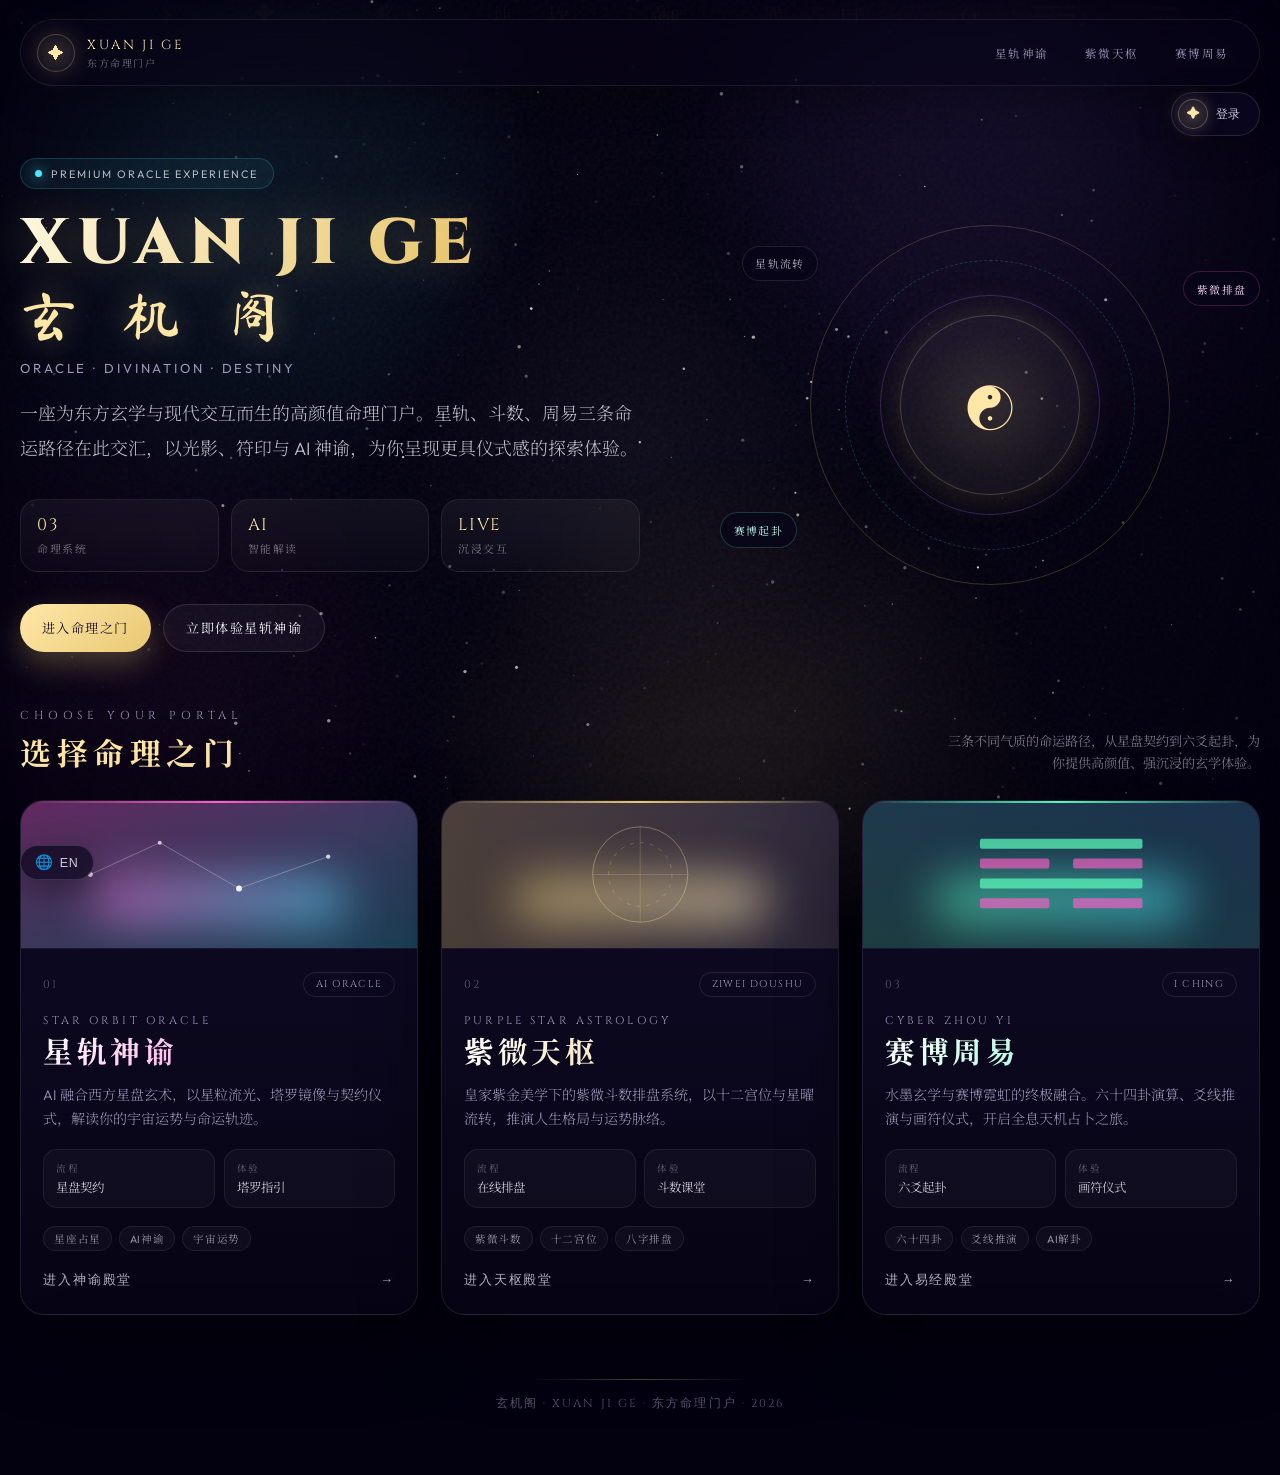
<file: index.html>
<!DOCTYPE html>
<html lang="zh-CN">
<head>
    <meta charset="UTF-8">
    <meta name="viewport" content="width=device-width, initial-scale=1.0">
    <title>玄机阁 · 东方神秘命理门户</title>
    <meta name="description" content="玄机阁 — 汇聚星轨神谕、紫微天枢、赛博周易三大命理系统，探索东方玄学与未来科技的交汇之境。">
    <meta name="theme-color" content="#03000f">
    <link rel="preconnect" href="https://fonts.googleapis.com">
    <link rel="preconnect" href="https://fonts.gstatic.com" crossorigin>
    <link href="https://fonts.googleapis.com/css2?family=Cinzel:wght@400;600;700;900&family=Ma+Shan+Zheng&family=Noto+Serif+SC:wght@300;400;600;900&family=Outfit:wght@300;400;600;700&display=swap" rel="stylesheet">
    <link rel="stylesheet" href="./assets/portal.css">
    <link rel="stylesheet" href="./assets/auth.css">
    <script src="./assets/i18n.js"></script>
</head>
<body class="xjg-portal">
    <canvas id="bg-canvas" aria-hidden="true"></canvas>
    <div id="spotlight" aria-hidden="true"></div>
    <div class="bg-runes" id="rune-layer" aria-hidden="true"></div>

    <div class="site-shell">
        <nav class="top-bar" aria-label="玄机阁导航">
            <a class="brand-mark" href="./index.html">
                <div class="brand-sigil">✦</div>
                <div>
                    <span class="brand-title">XUAN JI GE</span>
                    <span class="brand-subtitle" data-i18n="common.brandSubtitle">东方命理门户</span>
                </div>
            </a>
            <div class="top-links">
                <a class="top-link" href="./ai-fortune-teller/index.html" data-i18n="common.navOracle">星轨神谕</a>
                <a class="top-link" href="./求签/index.html" data-i18n="common.navZiwei">紫微天枢</a>
                <a class="top-link" href="./算挂/index.html" data-i18n="common.navIching">赛博周易</a>
            </div>
        </nav>

        <header class="hero">
            <div class="hero-copy-block">
                <div class="hero-kicker"><span class="dot"></span> PREMIUM ORACLE EXPERIENCE</div>
                <h1 class="hero-title-en">XUAN JI GE</h1>
                <div class="hero-title-cn">玄 机 阁</div>
                <p class="hero-subtitle">ORACLE · DIVINATION · DESTINY</p>
                <p class="hero-desc" data-i18n="portal.heroDesc">
                    一座为东方玄学与现代交互而生的高颜值命理门户。星轨、斗数、周易三条命运路径在此交汇，以光影、符印与 AI 神谕，为你呈现更具仪式感的探索体验。
                </p>

                <div class="hero-metrics" aria-label="平台能力概览">
                    <div class="metric-pill">
                        <span class="metric-value">03</span>
                        <span class="metric-label" data-i18n="portal.metricCount">命理系统</span>
                    </div>
                    <div class="metric-pill">
                        <span class="metric-value">AI</span>
                        <span class="metric-label" data-i18n="portal.metricAI">智能解读</span>
                    </div>
                    <div class="metric-pill">
                        <span class="metric-value">LIVE</span>
                        <span class="metric-label" data-i18n="portal.metricLive">沉浸交互</span>
                    </div>
                </div>

                <div class="hero-actions">
                    <a class="hero-btn primary" href="#portals" data-i18n="portal.ctaEnter">进入命理之门</a>
                    <a class="hero-btn ghost" href="./ai-fortune-teller/index.html" data-i18n="portal.ctaTry">立即体验星轨神谕</a>
                </div>
            </div>

            <div class="hero-visual" aria-hidden="true">
                <div class="aura-ring r1"></div>
                <div class="aura-ring r2"></div>
                <div class="aura-ring r3"></div>
                <div class="hero-core">☯</div>
                <div class="floating-chip c1">星轨流转</div>
                <div class="floating-chip c2">紫微排盘</div>
                <div class="floating-chip c3">赛博起卦</div>
            </div>
        </header>

        <section id="portals">
            <div class="section-head">
                <div>
                    <div class="section-kicker" data-i18n="portal.sectionKicker">Choose Your Portal</div>
                    <h2 class="section-title" data-i18n="portal.sectionTitle">选择命理之门</h2>
                </div>
                <p class="section-note" data-i18n="portal.sectionNote">三条不同气质的命运路径，从星盘契约到六爻起卦，为你提供高颜值、强沉浸的玄学体验。</p>
            </div>

            <div class="cards-grid">
                <a class="portal-card card-oracle" href="./ai-fortune-teller/index.html">
                    <div class="card-preview">
                        <div class="preview-glow"></div>
                        <svg viewBox="0 0 400 148" preserveAspectRatio="none" aria-hidden="true">
                            <defs>
                                <linearGradient id="oracleGrad" x1="0%" y1="0%" x2="100%" y2="100%">
                                    <stop offset="0%" stop-color="rgba(255,94,200,0.35)"/>
                                    <stop offset="100%" stop-color="rgba(77,232,255,0.25)"/>
                                </linearGradient>
                            </defs>
                            <rect width="400" height="148" fill="url(#oracleGrad)"/>
                            <circle cx="70" cy="74" r="2.5" fill="#fff" opacity="0.8"/>
                            <circle cx="140" cy="42" r="2" fill="#fff" opacity="0.7"/>
                            <circle cx="220" cy="88" r="3" fill="#fff" opacity="0.9"/>
                            <circle cx="310" cy="56" r="2.2" fill="#fff" opacity="0.75"/>
                            <path d="M70 74 L140 42 L220 88 L310 56" stroke="rgba(255,255,255,0.28)" fill="none"/>
                        </svg>
                    </div>
                    <div class="card-body">
                        <div class="card-top">
                            <span class="card-index">01</span>
                            <span class="card-badge">AI ORACLE</span>
                        </div>
                        <div class="card-name-en">Star Orbit Oracle</div>
                        <div class="card-name-cn" data-i18n="portal.card1Name">星轨神谕</div>
                        <p class="card-desc" data-i18n="portal.card1Desc">AI 融合西方星盘玄术，以星粒流光、塔罗镜像与契约仪式，解读你的宇宙运势与命运轨迹。</p>
                        <div class="card-meta">
                            <div class="meta-item"><span class="meta-label">流程</span><span class="meta-value" data-i18n="portal.card1Meta1">星盘契约</span></div>
                            <div class="meta-item"><span class="meta-label">体验</span><span class="meta-value" data-i18n="portal.card1Meta2">塔罗指引</span></div>
                        </div>
                        <div class="card-tags">
                            <span class="tag" data-i18n="portal.card1Tag1">星座占星</span>
                            <span class="tag" data-i18n="portal.card1Tag2">AI神谕</span>
                            <span class="tag" data-i18n="portal.card1Tag3">宇宙运势</span>
                        </div>
                        <div class="card-cta"><span data-i18n="portal.card1Cta">进入神谕殿堂</span><span class="arrow">→</span></div>
                    </div>
                </a>

                <a class="portal-card card-ziwei" href="./求签/index.html">
                    <div class="card-preview">
                        <div class="preview-glow"></div>
                        <svg viewBox="0 0 400 148" preserveAspectRatio="none" aria-hidden="true">
                            <defs>
                                <linearGradient id="ziweiGrad" x1="0%" y1="0%" x2="100%" y2="0%">
                                    <stop offset="0%" stop-color="rgba(232,200,114,0.28)"/>
                                    <stop offset="100%" stop-color="rgba(255,240,200,0.12)"/>
                                </linearGradient>
                            </defs>
                            <rect width="400" height="148" fill="url(#ziweiGrad)"/>
                            <circle cx="200" cy="74" r="48" fill="none" stroke="rgba(255,231,168,0.35)" stroke-width="1"/>
                            <circle cx="200" cy="74" r="32" fill="none" stroke="rgba(255,231,168,0.22)" stroke-dasharray="4 6"/>
                            <path d="M200 26 L200 122 M152 74 L248 74" stroke="rgba(255,231,168,0.18)"/>
                        </svg>
                    </div>
                    <div class="card-body">
                        <div class="card-top">
                            <span class="card-index">02</span>
                            <span class="card-badge">ZIWEI DOUSHU</span>
                        </div>
                        <div class="card-name-en">Purple Star Astrology</div>
                        <div class="card-name-cn" data-i18n="portal.card2Name">紫微天枢</div>
                        <p class="card-desc" data-i18n="portal.card2Desc">皇家紫金美学下的紫微斗数排盘系统，以十二宫位与星曜流转，推演人生格局与运势脉络。</p>
                        <div class="card-meta">
                            <div class="meta-item"><span class="meta-label">流程</span><span class="meta-value" data-i18n="portal.card2Meta1">在线排盘</span></div>
                            <div class="meta-item"><span class="meta-label">体验</span><span class="meta-value" data-i18n="portal.card2Meta2">斗数课堂</span></div>
                        </div>
                        <div class="card-tags">
                            <span class="tag" data-i18n="portal.card2Tag1">紫微斗数</span>
                            <span class="tag" data-i18n="portal.card2Tag2">十二宫位</span>
                            <span class="tag" data-i18n="portal.card2Tag3">八字排盘</span>
                        </div>
                        <div class="card-cta"><span data-i18n="portal.card2Cta">进入天枢殿堂</span><span class="arrow">→</span></div>
                    </div>
                </a>

                <a class="portal-card card-iching" href="./算挂/index.html">
                    <div class="card-preview">
                        <div class="preview-glow"></div>
                        <svg viewBox="0 0 400 148" preserveAspectRatio="none" aria-hidden="true">
                            <defs>
                                <linearGradient id="ichingGrad" x1="0%" y1="100%" x2="100%" y2="0%">
                                    <stop offset="0%" stop-color="rgba(88,245,184,0.22)"/>
                                    <stop offset="100%" stop-color="rgba(77,232,255,0.18)"/>
                                </linearGradient>
                            </defs>
                            <rect width="400" height="148" fill="url(#ichingGrad)"/>
                            <rect x="118" y="38" width="164" height="10" rx="2" fill="rgba(88,245,184,0.75)"/>
                            <rect x="118" y="58" width="70" height="10" rx="2" fill="rgba(255,94,200,0.65)"/>
                            <rect x="212" y="58" width="70" height="10" rx="2" fill="rgba(255,94,200,0.65)"/>
                            <rect x="118" y="78" width="164" height="10" rx="2" fill="rgba(88,245,184,0.75)"/>
                            <rect x="118" y="98" width="70" height="10" rx="2" fill="rgba(255,94,200,0.65)"/>
                            <rect x="212" y="98" width="70" height="10" rx="2" fill="rgba(255,94,200,0.65)"/>
                        </svg>
                    </div>
                    <div class="card-body">
                        <div class="card-top">
                            <span class="card-index">03</span>
                            <span class="card-badge">I CHING</span>
                        </div>
                        <div class="card-name-en">Cyber Zhou Yi</div>
                        <div class="card-name-cn" data-i18n="portal.card3Name">赛博周易</div>
                        <p class="card-desc" data-i18n="portal.card3Desc">水墨玄学与赛博霓虹的终极融合。六十四卦演算、爻线推演与画符仪式，开启全息天机占卜之旅。</p>
                        <div class="card-meta">
                            <div class="meta-item"><span class="meta-label">流程</span><span class="meta-value" data-i18n="portal.card3Meta1">六爻起卦</span></div>
                            <div class="meta-item"><span class="meta-label">体验</span><span class="meta-value" data-i18n="portal.card3Meta2">画符仪式</span></div>
                        </div>
                        <div class="card-tags">
                            <span class="tag" data-i18n="portal.card3Tag1">六十四卦</span>
                            <span class="tag" data-i18n="portal.card3Tag2">爻线推演</span>
                            <span class="tag" data-i18n="portal.card3Tag3">AI解卦</span>
                        </div>
                        <div class="card-cta"><span data-i18n="portal.card3Cta">进入易经殿堂</span><span class="arrow">→</span></div>
                    </div>
                </a>
            </div>
        </section>

        <footer class="site-footer">
            <span class="line"></span>
            <span data-i18n="portal.footer">玄机阁 · XUAN JI GE · 东方命理门户 · 2026</span>
        </footer>
    </div>

    <script src="./assets/auth.js"></script>
    <script src="./assets/portal.js"></script>
</body>
</html>
</file>
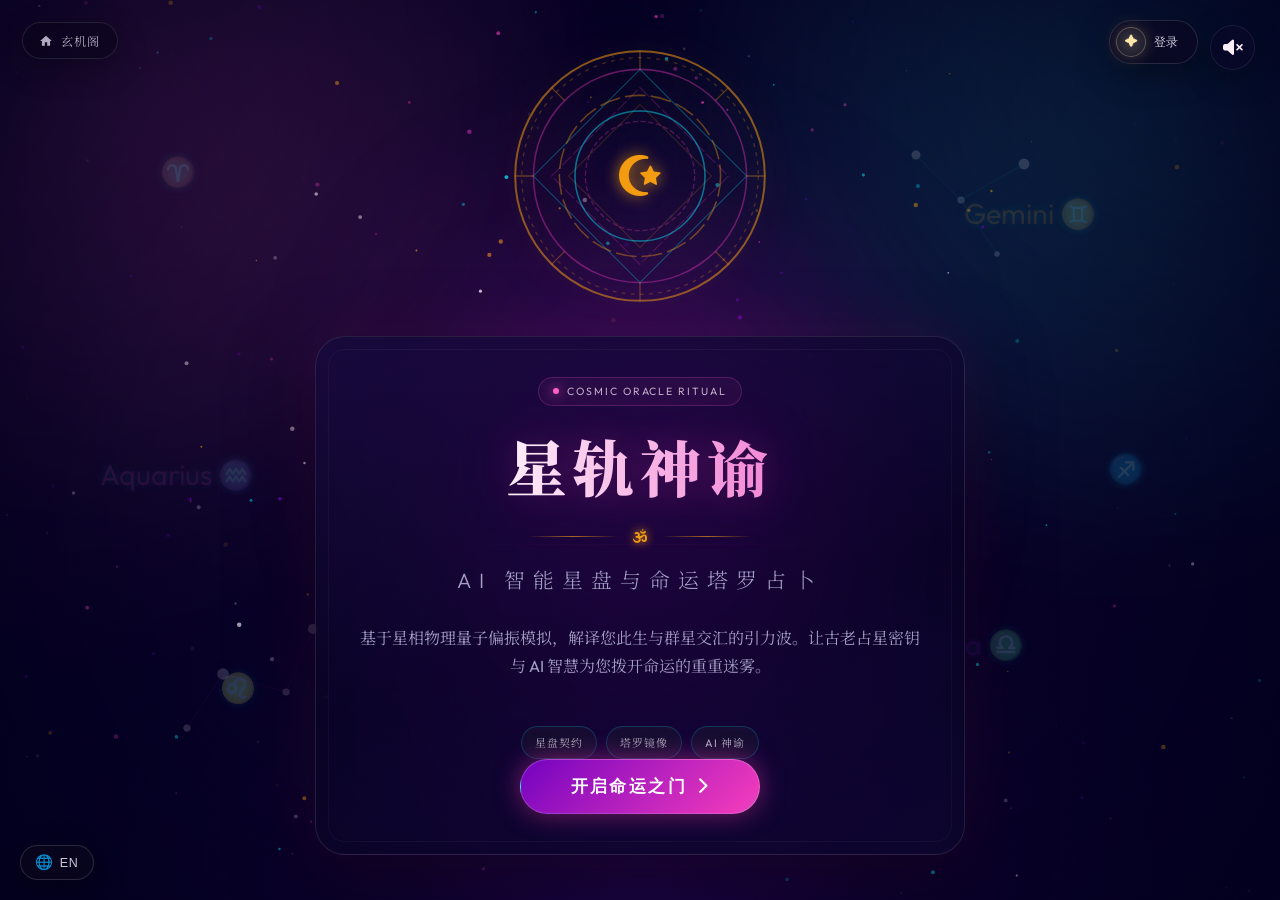
<file: ai-fortune-teller/index.html>
<!DOCTYPE html>
<html lang="zh-CN">
<head>
    <meta charset="UTF-8">
    <meta name="viewport" content="width=device-width, initial-scale=1.0, viewport-fit=cover">
    <meta name="theme-color" content="#03001e">
    <title>星轨神谕 | AI 宇宙运势与命运之门</title>
    <!-- Google Fonts for premium typography -->
    <link rel="preconnect" href="https://fonts.googleapis.com">
    <link rel="preconnect" href="https://fonts.gstatic.com" crossorigin>
    <link href="https://fonts.googleapis.com/css2?family=Cinzel:wght@400;600;800;900&family=Noto+Serif+SC:wght@300;500;700;900&family=Outfit:wght@300;400;600;700&display=swap" rel="stylesheet">
    <!-- FontAwesome for mystical icons -->
    <link rel="stylesheet" href="https://cdnjs.cloudflare.com/ajax/libs/font-awesome/6.4.0/css/all.min.css">
    <link rel="stylesheet" href="/assets/shared-ui.css">
    <link rel="stylesheet" href="style.css">
    <link rel="stylesheet" href="/assets/atmosphere.css">
    <link rel="stylesheet" href="/assets/themes.css">
    <link rel="stylesheet" href="/assets/plain-speak.css">
    <link rel="stylesheet" href="/assets/premium-subpages.css">
    <link rel="stylesheet" href="../assets/auth.css">
    <link rel="stylesheet" href="../assets/ai-reader.css">
    <script src="../assets/i18n.js"></script>
</head>
<body class="theme-oracle">
    <!-- Background Canvas for Particles -->
    <canvas id="particle-canvas"></canvas>
    <div id="page-spotlight" aria-hidden="true"></div>
    <div class="page-aurora" aria-hidden="true"></div>
    <!-- Back to Home -->
    <a href="/index.html" class="back-home-btn" title="返回玄机阁主页">
        <svg width="14" height="14" viewBox="0 0 24 24" fill="currentColor"><path d="M10 20v-6h4v6h5v-8h3L12 3 2 12h3v8z"/></svg>
        <span>玄机阁</span>
    </a>

    <!-- Sound Toggle -->
    <div class="audio-control" id="audio-toggle" title="开启/关闭背景音乐">
        <i class="fa-solid fa-volume-xmark"></i>
    </div>

    <!-- Main Container -->
    <main class="app-container">

        <!-- 1. LANDING SCREEN (Premium Interactive Masterpiece) -->
        <section class="screen active" id="screen-landing">
            <!-- Floating Zodiac Runes in background -->
            <div class="floating-runes-container">
                <div class="floating-rune">♈</div>
                <div class="floating-rune"> Gemini ♊</div>
                <div class="floating-rune">♌</div>
                <div class="floating-rune"> Libra ♎</div>
                <div class="floating-rune">♐</div>
                <div class="floating-rune"> Aquarius ♒</div>
            </div>

            <!-- Floating Constellations in Background -->
            <div class="constellations-background">
                <svg class="constellation-svg c1" viewBox="0 0 100 100">
                    <circle cx="20" cy="25" r="2.5" fill="#fff" class="star-glow" />
                    <circle cx="45" cy="50" r="2" fill="#fff" />
                    <circle cx="80" cy="30" r="3" fill="#fff" class="star-glow" />
                    <circle cx="65" cy="80" r="1.5" fill="#fff" />
                    <line x1="20" y1="25" x2="45" y2="50" stroke="rgba(0, 242, 254, 0.25)" stroke-width="0.8" />
                    <line x1="45" y1="50" x2="80" y2="30" stroke="rgba(0, 242, 254, 0.25)" stroke-width="0.8" />
                    <line x1="45" y1="50" x2="65" y2="80" stroke="rgba(0, 242, 254, 0.25)" stroke-width="0.8" />
                </svg>
                <svg class="constellation-svg c2" viewBox="0 0 100 100">
                    <circle cx="15" cy="75" r="2" fill="#fff" />
                    <circle cx="35" cy="45" r="3.2" fill="#fff" class="star-glow" />
                    <circle cx="70" cy="55" r="2" fill="#fff" />
                    <circle cx="85" cy="20" r="2.8" fill="#fff" class="star-glow" />
                    <line x1="15" y1="75" x2="35" y2="45" stroke="rgba(236, 56, 188, 0.25)" stroke-width="0.8" />
                    <line x1="35" y1="45" x2="70" y2="55" stroke="rgba(236, 56, 188, 0.25)" stroke-width="0.8" />
                    <line x1="70" y1="55" x2="85" y2="20" stroke="rgba(236, 56, 188, 0.25)" stroke-width="0.8" />
                </svg>
            </div>

            <div class="glow-orb" id="landing-orb"></div>
            
            <div class="content-wrapper text-center">
                <!-- Giant interactive mystical stargate compass -->
                <div class="mystic-stargate" id="landing-stargate">
                    <svg viewBox="0 0 200 200" class="stargate-svg">
                        <!-- Outer gold border -->
                        <circle cx="100" cy="100" r="96" fill="none" stroke="rgba(243, 156, 18, 0.55)" stroke-width="1.5" />
                        <circle cx="100" cy="100" r="91" fill="none" stroke="rgba(243, 156, 18, 0.25)" stroke-width="1" stroke-dasharray="3 4" />
                        
                        <!-- Zodiac Divisions -->
                        <circle cx="100" cy="100" r="82" fill="none" stroke="rgba(236, 56, 188, 0.4)" stroke-width="1.2" />
                        <path d="M100,4 L100,18 M100,182 L100,196 M4,100 L18,100 M182,100 L196,100 M32,32 L42,42 M168,168 L158,158 M32,168 L42,158 M168,32 L158,42" stroke="rgba(243, 156, 18, 0.35)" stroke-width="1" />
                        
                        <!-- Nested Star Constellations -->
                        <polygon points="100,18 182,100 100,182 18,100" fill="none" stroke="rgba(0, 242, 254, 0.3)" stroke-width="0.8" />
                        <polygon points="100,32 168,100 100,168 32,100" fill="none" stroke="rgba(236, 56, 188, 0.25)" stroke-width="0.8" stroke-dasharray="10 2" />
                        <polygon points="100,45 155,100 100,155 45,100" fill="none" stroke="rgba(243, 156, 18, 0.2)" stroke-width="0.8" />
                        
                        <!-- Inner magical wheel -->
                        <circle cx="100" cy="100" r="62" fill="none" stroke="rgba(243, 156, 18, 0.4)" stroke-width="1.2" stroke-dasharray="16 4" />
                        <circle cx="100" cy="100" r="50" fill="none" stroke="rgba(0, 242, 254, 0.45)" stroke-width="1.2" />
                        <circle cx="100" cy="100" r="42" fill="none" stroke="rgba(236, 56, 188, 0.3)" stroke-width="1" stroke-dasharray="4 2" />
                    </svg>
                    <!-- Mystic rotating central core icon -->
                    <div class="stargate-core">
                        <i class="fa-solid fa-star-and-crescent"></i>
                    </div>
                </div>

                <!-- Glassmorphic Landing Card -->
                <div class="landing-glass-card premium-frame fade-in-up">
                    <div class="page-kicker"><span class="dot"></span> COSMIC ORACLE RITUAL</div>
                    <h1 class="mystic-title">星轨神谕</h1>
                    
                    <!-- Decorative separator -->
                    <div class="mystic-separator">
                        <span class="sep-line"></span>
                        <i class="fa-solid fa-om sep-star"></i>
                        <span class="sep-line"></span>
                    </div>

                    <p class="mystic-subtitle" data-i18n="oracle.subtitle">AI 智能星盘与命运塔罗占卜</p>
                    <div class="mystic-desc" data-i18n="oracle.desc">
                        基于星相物理量子偏振模拟，解译您此生与群星交汇的引力波。<br>
                        让古老占星密钥与 AI 智慧为您拨开命运的重重迷雾。
                    </div>
                    <div class="feature-chips">
                        <span class="feature-chip" data-i18n="oracle.tag1">星盘契约</span>
                        <span class="feature-chip" data-i18n="oracle.tag2">塔罗镜像</span>
                        <span class="feature-chip" data-i18n="oracle.tag3">AI 神谕</span>
                    </div>
                    <button class="btn btn-mystic animate-pulse" id="btn-enter">
                        <span data-i18n="oracle.enter">开启命运之门</span>
                        <i class="fa-solid fa-chevron-right"></i>
                    </button>
                </div>
            </div>
        </section>

        <!-- 2. INPUT SCREEN -->
        <section class="screen" id="screen-input">
            <div class="content-wrapper">
                <div class="glass-card premium-frame fade-in-up">
                    <div class="card-header">
                        <h2 data-i18n="oracle.contractTitle">星盘契约</h2>
                        <p class="card-subtitle" data-i18n="oracle.contractSub">请留下您的印记，以便AI读取对应的宇宙频率</p>
                    </div>
                    <form id="fortune-form" autocomplete="off">
                        <div class="form-grid">
                            <!-- Name Input -->
                            <div class="input-group">
                                <label for="user-name" data-i18n="oracle.name">您的称呼</label>
                                <div class="input-wrapper">
                                    <i class="fa-regular fa-user input-icon"></i>
                                    <input type="text" id="user-name" placeholder="输入名字或代号" data-i18n-placeholder="oracle.namePh" required>
                                </div>
                            </div>
                            
                            <!-- Birthdate Input -->
                            <div class="input-group">
                                <label for="birth-date" data-i18n="oracle.birth">诞生之日</label>
                                <div class="input-wrapper">
                                    <i class="fa-regular fa-calendar-days input-icon"></i>
                                    <input type="date" id="birth-date" required>
                                </div>
                                <div class="zodiac-badge" id="zodiac-badge">
                                    <span id="zodiac-text" data-i18n="oracle.autoZodiac">自动测算星轨...</span>
                                </div>
                            </div>
                        </div>

                        <!-- Specific question — drives plain-speak answer -->
                        <div class="input-group">
                            <label for="user-question" data-i18n="oracle.question">具体想问的事（写原话，回答才对题）</label>
                            <div class="input-wrapper">
                                <i class="fa-regular fa-comment-dots input-icon"></i>
                                <input type="text" id="user-question" placeholder="例如：我是不是舔狗？要不要表白？他是不是渣？" data-i18n-placeholder="oracle.questionPh">
                            </div>
                        </div>

                        <!-- Focus Area Selection -->
                        <div class="input-group focus-group">
                            <label data-i18n="oracle.focus">追寻之问（选择您最想探寻的运势领域）</label>
                            <div class="focus-selector">
                                <div class="focus-option active" data-category="general">
                                    <i class="fa-solid fa-yin-yang"></i>
                                    <span data-i18n="oracle.focusGeneral">综合运势</span>
                                </div>
                                <div class="focus-option" data-category="love">
                                    <i class="fa-solid fa-heart"></i>
                                    <span data-i18n="oracle.focusLove">恋爱情感</span>
                                </div>
                                <div class="focus-option" data-category="career">
                                    <i class="fa-solid fa-briefcase"></i>
                                    <span data-i18n="oracle.focusCareer">事业学业</span>
                                </div>
                                <div class="focus-option" data-category="wealth">
                                    <i class="fa-solid fa-coins"></i>
                                    <span data-i18n="oracle.focusWealth">财富走势</span>
                                </div>
                                <div class="focus-option" data-category="health">
                                    <i class="fa-solid fa-heart-pulse"></i>
                                    <span data-i18n="oracle.focusHealth">健康指引</span>
                                </div>
                            </div>
                        </div>

                        <!-- Submit Button -->
                        <div class="form-actions text-center">
                            <button type="submit" class="btn btn-primary btn-glow" id="btn-submit">
                                <span data-i18n="oracle.submit">召唤星轨神谕</span>
                                <i class="fa-solid fa-infinity"></i>
                            </button>
                        </div>
                    </form>
                </div>
            </div>
        </section>

        <!-- 2.5 TALISMAN DRAWING SCREEN (New Interactive Drawing Step) -->
        <section class="screen" id="screen-draw">
            <div class="content-wrapper">
                <div class="glass-card drawing-card premium-frame fade-in-up text-center">
                    <div class="card-header">
                        <h2 data-i18n="oracle.drawTitle">手书契印</h2>
                        <p class="card-subtitle" data-i18n="oracle.drawSub">请凭直觉在圆盘中画出您的命运符号（画完才会激发光芒）</p>
                    </div>
                    
                    <!-- Large Canvas Drawing Area -->
                    <div class="talisman-canvas-wrapper">
                        <canvas id="drawing-canvas" class="drawing-canvas"></canvas>
                        <!-- Astro decorative guidewheels -->
                        <div class="canvas-guide-ring"></div>
                        <div class="canvas-center-cross"></div>
                    </div>

                    <div class="drawing-actions">
                        <button class="btn btn-secondary" id="btn-clear-canvas">
                            <i class="fa-solid fa-eraser"></i>
                            <span data-i18n="oracle.drawReset">重置符印</span>
                        </button>
                        <button class="btn btn-primary btn-glow" id="btn-confirm-canvas">
                            <span data-i18n="oracle.drawConfirm">灌注星能并召唤</span>
                            <i class="fa-solid fa-bolt"></i>
                            <span class="xjg-cost" data-i18n="common.cost">1 积分/次</span>
                        </button>
                    </div>
                </div>
            </div>
        </section>

        <!-- 3. LOADING SCREEN -->
        <section class="screen" id="screen-loading">
            <div class="content-wrapper text-center">
                <div class="loading-ritual">
                    <div class="magic-circle">
                        <!-- SVG magical path for beautiful rotating lines -->
                        <svg viewBox="0 0 200 200" width="200" height="200">
                            <circle cx="100" cy="100" r="90" fill="none" stroke="rgba(236, 56, 188, 0.4)" stroke-width="1.5" stroke-dasharray="10 5" />
                            <circle cx="100" cy="100" r="75" fill="none" stroke="rgba(115, 3, 192, 0.6)" stroke-width="1.5" stroke-dasharray="30 10 10 10" />
                            <circle cx="100" cy="100" r="60" fill="none" stroke="rgba(0, 242, 254, 0.5)" stroke-width="1" />
                            <!-- Pentagram or hexagram-like visual paths -->
                            <polygon points="100,25 165,137 35,137" fill="none" stroke="rgba(253, 239, 249, 0.3)" stroke-width="1" />
                            <polygon points="100,175 35,63 165,63" fill="none" stroke="rgba(253, 239, 249, 0.3)" stroke-width="1" />
                        </svg>
                        <div class="magic-core">
                            <i class="fa-solid fa-atom animate-spin-slow"></i>
                        </div>
                    </div>
                </div>
                
                <h3 class="loading-title" data-i18n="oracle.loading">正在呼唤星辰...</h3>
                
                <div class="loading-console">
                    <div class="console-line">Ready to trace astronomical strings...</div>
                    <div class="console-line" id="console-dynamic">Initialization sequence completed.</div>
                </div>
            </div>
        </section>

        <!-- 4. RESULTS SCREEN -->
        <section class="screen" id="screen-results">
            <div class="content-wrapper results-wrapper">
                
                <!-- Main Card Layout Grid -->
                <div class="results-grid">
                    
                    <!-- Left Column: Astro Stats & Key Attributes -->
                    <div class="result-card glass-card side-panel premium-frame fade-in-left">
                        <div class="zodiac-badge-large" id="res-zodiac-icon">
                            <i class="fa-solid fa-cloud-moon"></i>
                        </div>
                        <h2 class="res-user-title"><span id="res-name">探索者</span> 的星轨印记</h2>
                        <p class="res-subtitle"><span id="res-zodiac-name">白羊座</span> • <span id="res-category-name">综合运势</span></p>
                        
                        <hr class="mystic-divider">
                        
                        <!-- Lucky attributes -->
                        <div class="lucky-items">
                            <div class="lucky-item">
                                <span class="label">守护星</span>
                                <span class="val" id="res-ruler">火星</span>
                            </div>
                            <div class="lucky-item">
                                <span class="label">幸运色</span>
                                <span class="val" id="res-color">绯红</span>
                            </div>
                            <div class="lucky-item">
                                <span class="label">星轨指数</span>
                                <span class="val text-glow" id="res-number">88%</span>
                            </div>
                        </div>

                        <hr class="mystic-divider">

                        <!-- Rating bars with glows -->
                        <div class="rating-section">
                            <h3 class="section-title">今日能量共鸣</h3>
                            
                            <div class="rating-bar-group">
                                <div class="rating-header">
                                    <span>恋爱情感</span>
                                    <span id="rate-love-val">★★★★☆</span>
                                </div>
                                <div class="bar-bg"><div class="bar-fill" id="rate-love-bar" style="width: 80%"></div></div>
                            </div>
                            
                            <div class="rating-bar-group">
                                <div class="rating-header">
                                    <span>事业学业</span>
                                    <span id="rate-career-val">★★★★★</span>
                                </div>
                                <div class="bar-bg"><div class="bar-fill" id="rate-career-bar" style="width: 100%"></div></div>
                            </div>
                            
                            <div class="rating-bar-group">
                                <div class="rating-header">
                                    <span>财富走势</span>
                                    <span id="rate-wealth-val">★★★☆☆</span>
                                </div>
                                <div class="bar-bg"><div class="bar-fill" id="rate-wealth-bar" style="width: 60%"></div></div>
                            </div>
                            
                            <div class="rating-bar-group">
                                <div class="rating-header">
                                    <span>身体健康</span>
                                    <span id="rate-health-val">★★★★☆</span>
                                </div>
                                <div class="bar-bg"><div class="bar-fill" id="rate-health-bar" style="width: 75%"></div></div>
                            </div>
                        </div>
                    </div>

                    <!-- Center Column: Tarot Draw Section -->
                    <div class="result-card glass-card tarot-panel premium-frame text-center fade-in-up">
                        <h3 class="section-title"><i class="fa-solid fa-cards"></i> 命运之镜 • 塔罗指引</h3>
                        <p class="section-subtitle">随机抽取的共鸣塔罗牌，预示当前能量状态</p>
                        
                        <!-- 3-Card Selection Container (3D Flip Effects) -->
                        <div class="tarot-cards-selection" id="tarot-cards-group">
                            <!-- Card 1 -->
                            <div class="tarot-card-container" data-card-index="0">
                                <div class="tarot-card">
                                    <div class="tarot-card-back">
                                        <div class="card-back-pattern">
                                            <div class="tarot-logo">
                                                <i class="fa-solid fa-wand-magic-sparkles"></i>
                                            </div>
                                        </div>
                                    </div>
                                    <div class="tarot-card-front">
                                        <div class="tarot-image-placeholder">
                                            <!-- Procedural Canvas -->
                                        </div>
                                        <div class="tarot-info">
                                            <h4>卡牌 I</h4>
                                            <span class="tarot-state">正位</span>
                                        </div>
                                    </div>
                                </div>
                            </div>
                            
                            <!-- Card 2 -->
                            <div class="tarot-card-container" data-card-index="1">
                                <div class="tarot-card">
                                    <div class="tarot-card-back">
                                        <div class="card-back-pattern">
                                            <div class="tarot-logo">
                                                <i class="fa-solid fa-wand-magic-sparkles"></i>
                                            </div>
                                        </div>
                                    </div>
                                    <div class="tarot-card-front">
                                        <div class="tarot-image-placeholder">
                                            <!-- Procedural Canvas -->
                                        </div>
                                        <div class="tarot-info">
                                            <h4>卡牌 II</h4>
                                            <span class="tarot-state">正位</span>
                                        </div>
                                    </div>
                                </div>
                            </div>

                            <!-- Card 3 -->
                            <div class="tarot-card-container" data-card-index="2">
                                <div class="tarot-card">
                                    <div class="tarot-card-back">
                                        <div class="card-back-pattern">
                                            <div class="tarot-logo">
                                                <i class="fa-solid fa-wand-magic-sparkles"></i>
                                            </div>
                                        </div>
                                    </div>
                                    <div class="tarot-card-front">
                                        <div class="tarot-image-placeholder">
                                            <!-- Procedural Canvas -->
                                        </div>
                                        <div class="tarot-info">
                                            <h4>卡牌 III</h4>
                                            <span class="tarot-state">正位</span>
                                        </div>
                                    </div>
                                </div>
                            </div>
                        </div>
                        
                        <p class="tarot-prompt" id="tarot-prompt-text">感应内心共鸣，点击选择一张命运塔罗</p>
                    </div>

                </div>
            </div>
        </section>

        <!-- 5. INTERPRETATION SCREEN (after tarot pick) -->
        <section class="screen" id="screen-oracle">
            <div class="content-wrapper results-wrapper oracle-stage-wrapper">
                <div class="oracle-stage-grid">
                    <div class="result-card glass-card chosen-card-panel premium-frame fade-in-left">
                        <p class="section-subtitle">你选中的牌</p>
                        <div class="chosen-card-preview" id="chosen-card-preview">
                            <div class="chosen-card-art" id="chosen-card-art"></div>
                            <h3 id="chosen-card-name">—</h3>
                            <span class="tarot-state" id="chosen-card-state">正位</span>
                        </div>
                        <p class="res-subtitle" style="margin-top: 1rem;">
                            <span id="oracle-res-name">探索者</span> · <span id="oracle-res-zodiac">白羊座</span>
                        </p>
                    </div>

                    <div class="result-card glass-card oracle-panel premium-frame fade-in-right">
                        <div class="oracle-output-container plain-speak-panel">
                            <div class="plain-speak-wrap" id="plain-speak-output"></div>
                        </div>
                        <div class="panel-header panel-header-secondary">
                            <i class="fa-solid fa-microchip"></i>
                            <h3>命运解读</h3>
                        </div>
                        <div class="oracle-output-container">
                            <div class="oracle-text" id="oracle-text-output"></div>
                            <span class="cursor" id="oracle-cursor">|</span>
                        </div>
                    </div>
                </div>

                <div class="results-actions text-center fade-in-up">
                    <button class="btn btn-secondary" id="btn-restart">
                        <i class="fa-solid fa-arrow-rotate-left"></i>
                        <span>重新测算</span>
                    </button>
                    <button class="btn btn-primary btn-glow" id="btn-share">
                        <i class="fa-solid fa-share-nodes"></i>
                        <span>保存星轨印记</span>
                    </button>
                </div>
            </div>
        </section>

    </main>

    <!-- Background music loader (Mystical cosmic pad/ambient loop) -->
    <audio id="bg-music" loop src="https://www.soundhelix.com/examples/mp3/SoundHelix-Song-1.mp3" preload="auto"></audio>

    <script src="/assets/atmosphere.js"></script>
    <script src="/assets/plain-speak.js"></script>
    <script src="../assets/auth.js"></script>
    <script src="../assets/ai-reader.js"></script>
    <script src="particles.js"></script>
    <script src="app.js"></script>
</body>
</html>
</file>
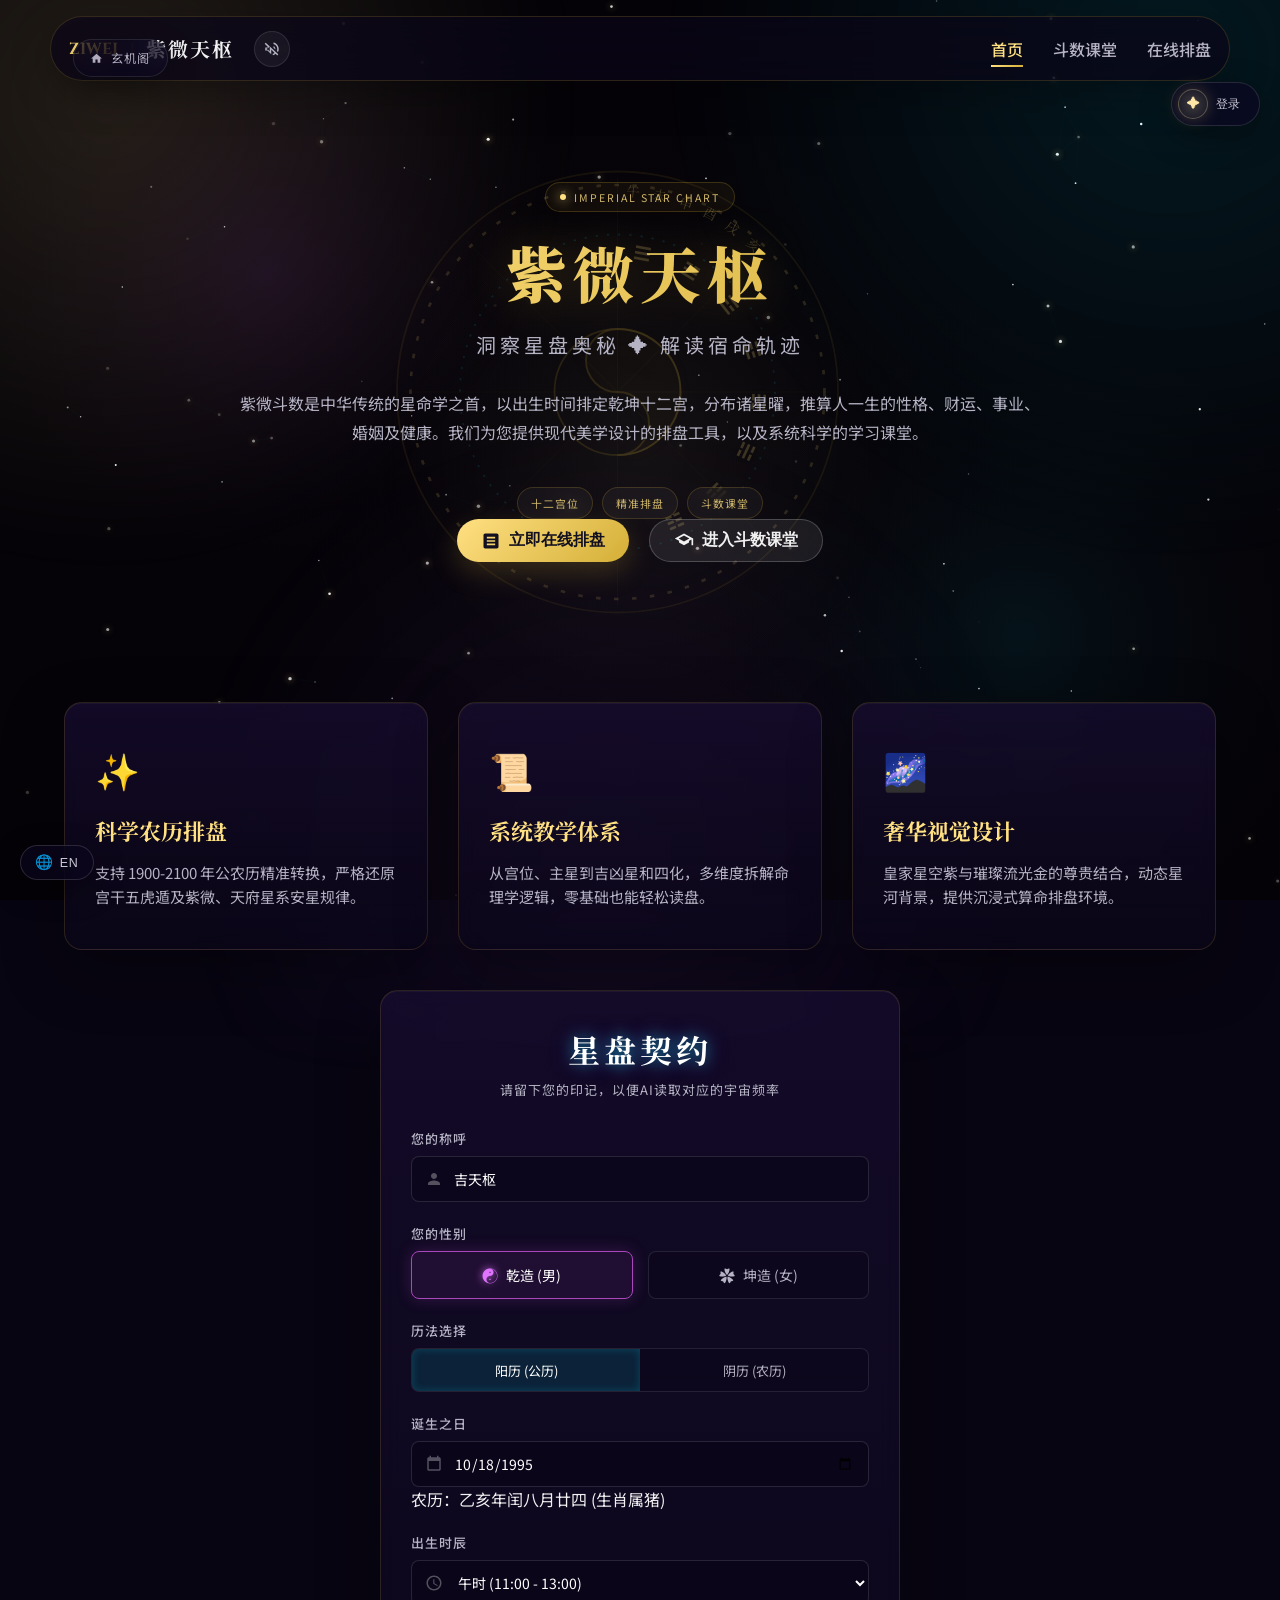
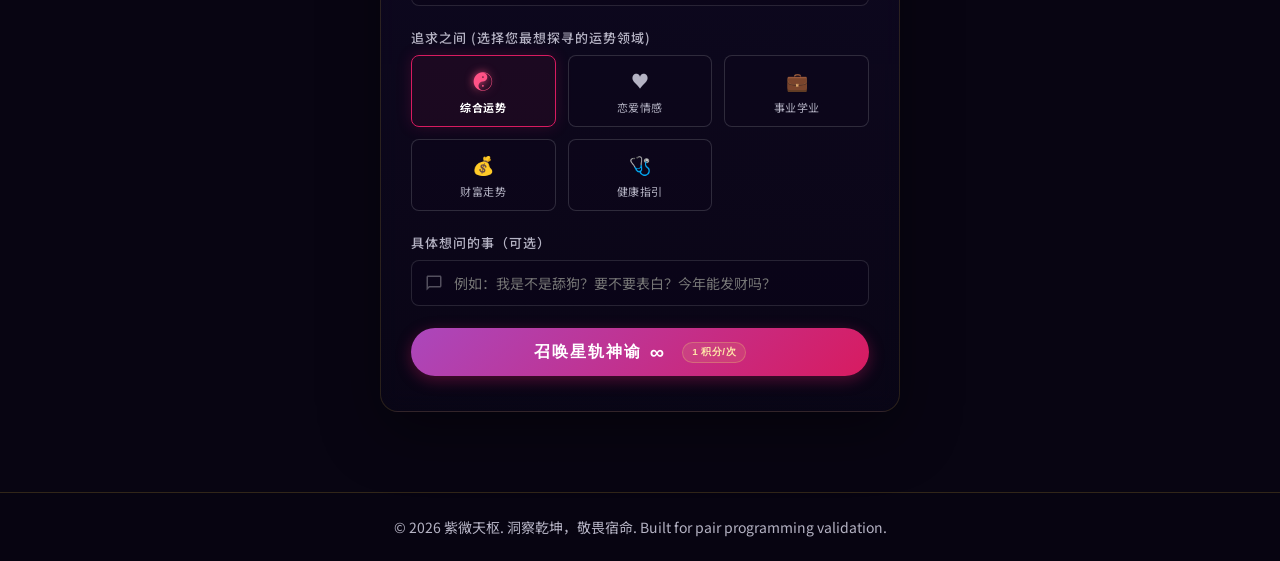
<file: 求签/index.html>
<!DOCTYPE html>
<html lang="zh-CN">
<head>
  <meta charset="UTF-8">
  <meta name="viewport" content="width=device-width, initial-scale=1.0">
  <title>紫微天枢 - 现代紫微斗数排盘与学习平台</title>
  
  <!-- 引入 Google 字体 -->
  <link rel="preconnect" href="https://fonts.googleapis.com">
  <link rel="preconnect" href="https://fonts.gstatic.com" crossorigin>
  <link href="https://fonts.googleapis.com/css2?family=Cinzel:wght@400;700&family=Noto+Serif+SC:wght@300;600;900&family=Outfit:wght@300;400;600&family=Noto+Sans+SC:wght@300;400;500;700&display=swap" rel="stylesheet">
  
  <link rel="stylesheet" href="../assets/shared-ui.css">
  <link rel="stylesheet" href="style.css">
  <link rel="stylesheet" href="../assets/atmosphere.css">
  <link rel="stylesheet" href="../assets/themes.css">
  <link rel="stylesheet" href="../assets/plain-speak.css">
  <link rel="stylesheet" href="../assets/auth.css">
  <link rel="stylesheet" href="../assets/ai-reader.css">
  <script src="../assets/i18n.js"></script>
</head>
<body class="theme-ziwei">

  <!-- 星空背景画布 -->
  <canvas id="starfield"></canvas>
  <div id="page-spotlight" aria-hidden="true"></div>
  <!-- 顶部导航栏 -->
  <header>
    <div class="header-logo-row">
      <a href="../index.html" class="back-home-btn" title="返回玄机阁主页">
        <svg width="13" height="13" viewBox="0 0 24 24" fill="currentColor"><path d="M10 20v-6h4v6h5v-8h3L12 3 2 12h3v8z"/></svg>
        玄机阁
      </a>
      <div class="logo">
        <span class="gold-text cinzel">ZIWEI</span>
        <span class="logo-divider">|</span>
        <span class="logo-cn">紫微天枢</span>
      </div>
      <!-- BGM 交互控制按钮 -->
      <button id="bgm-toggle" class="bgm-btn" onclick="toggleBGM()" aria-label="开启背景音乐">
        <svg class="bgm-icon bgm-icon-muted" viewBox="0 0 24 24"><path d="M3.63 3.63L2.22 5.04 7.18 10H3v4h3l5 5v-6.18l4.41 4.41C14.73 17.74 13.9 18.23 13 18.45v2.02c1.45-.31 2.78-1.02 3.86-2.03l2.1 2.1 1.41-1.41L3.63 3.63zM9 15.17L6.83 13H5v-2h1.83l2.17-2.17v6.34zM16.5 12c0-1.77-1.02-3.29-2.5-4.03v2.21l2.45 2.45c.03-.21.05-.42.05-.63zm2.5 0c0 .94-.2 1.82-.54 2.64l1.51 1.51C20.63 14.91 21 13.5 21 12c0-4.28-2.99-7.86-7-8.77v2.06c2.89.86 5 3.54 5 6.71z"/></svg>
        <svg class="bgm-icon bgm-icon-playing" style="display:none;" viewBox="0 0 24 24"><path d="M3 9v6h4l5 5V4L7 9H3zm13.5 3c0-1.77-1.02-3.29-2.5-4.03v8.05c1.48-.73 2.5-2.25 2.5-4.02zM14 3.23v2.06c2.89.86 5 3.54 5 6.71s-2.11 5.85-5 6.71v2.06c4.01-.91 7-4.49 7-8.77s-2.99-7.86-7-8.77z"/></svg>
      </button>
    </div>
    <nav>
      <a href="#" class="nav-link active" data-target="home-view">首页</a>
      <a href="#" class="nav-link" data-target="learn-view">斗数课堂</a>
      <a href="#" class="nav-link" data-target="calc-view">在线排盘</a>
    </nav>
  </header>

  <!-- 视图容器 -->
  <main class="view-container">

    <!-- 1. 首页视图 -->
    <section id="home-view" class="view-section active">
      <div class="hero-section">
        <div class="zodiac-circle-wrapper">
          <svg class="zodiac-svg" viewBox="0 0 200 200">
            <defs>
              <path id="branch-path" d="M 100,13 A 87,87 0 1,1 99.9,13 Z" fill="none" />
              <path id="trigram-path" d="M 100,40 A 60,60 0 1,1 99.9,40 Z" fill="none" />
            </defs>
            <circle cx="100" cy="100" r="98" stroke="var(--gold-dark)" stroke-width="0.8" fill="none" opacity="0.3" />
            <circle cx="100" cy="100" r="92" stroke="var(--gold-light)" stroke-dasharray="2, 6" stroke-width="1.2" fill="none" opacity="0.5" />
            
            <text font-family="var(--font-serif)" font-size="6" fill="var(--gold-light)" opacity="0.8">
              <textPath href="#branch-path" startOffset="0%" text-anchor="middle">
                &nbsp;&nbsp;子&nbsp;&nbsp;&nbsp;&nbsp;丑&nbsp;&nbsp;&nbsp;&nbsp;寅&nbsp;&nbsp;&nbsp;&nbsp;卯&nbsp;&nbsp;&nbsp;&nbsp;辰&nbsp;&nbsp;&nbsp;&nbsp;巳&nbsp;&nbsp;&nbsp;&nbsp;午&nbsp;&nbsp;&nbsp;&nbsp;未&nbsp;&nbsp;&nbsp;&nbsp;申&nbsp;&nbsp;&nbsp;&nbsp;酉&nbsp;&nbsp;&nbsp;&nbsp;戌&nbsp;&nbsp;&nbsp;&nbsp;亥
              </textPath>
            </text>
            
            <circle cx="100" cy="100" r="70" stroke="var(--star-major)" stroke-width="0.8" stroke-dasharray="1, 4" fill="none" opacity="0.4" />
            
            <text font-family="var(--font-serif)" font-size="7.5" fill="var(--gold-light)" opacity="0.7">
              <textPath href="#trigram-path" startOffset="0%">
                &nbsp;&nbsp;&nbsp;&nbsp;☰&nbsp;&nbsp;&nbsp;&nbsp;&nbsp;&nbsp;&nbsp;&nbsp;☱&nbsp;&nbsp;&nbsp;&nbsp;&nbsp;&nbsp;&nbsp;&nbsp;☲&nbsp;&nbsp;&nbsp;&nbsp;&nbsp;&nbsp;&nbsp;&nbsp;☳&nbsp;&nbsp;&nbsp;&nbsp;&nbsp;&nbsp;&nbsp;&nbsp;☴&nbsp;&nbsp;&nbsp;&nbsp;&nbsp;&nbsp;&nbsp;&nbsp;☵&nbsp;&nbsp;&nbsp;&nbsp;&nbsp;&nbsp;&nbsp;&nbsp;☶&nbsp;&nbsp;&nbsp;&nbsp;&nbsp;&nbsp;&nbsp;&nbsp;☷
              </textPath>
            </text>
            
            <line x1="100" y1="5" x2="100" y2="195" stroke="var(--gold-dark)" stroke-width="0.4" opacity="0.15" />
            <line x1="5" y1="100" x2="195" y2="100" stroke="var(--gold-dark)" stroke-width="0.4" opacity="0.15" />
            <line x1="33" y1="33" x2="167" y2="167" stroke="var(--gold-dark)" stroke-width="0.4" opacity="0.15" />
            <line x1="33" y1="167" x2="167" y2="33" stroke="var(--gold-dark)" stroke-width="0.4" opacity="0.15" />
            
            <circle cx="100" cy="100" r="28" stroke="var(--gold-dark)" stroke-width="0.8" fill="none" opacity="0.5" />
            <path d="M 100,72 A 14,14 0 0,0 100,100 A 14,14 0 0,1 100,128 A 28,28 0 0,0 100,72 Z" fill="rgba(212, 175, 55, 0.12)" stroke="var(--gold-dark)" stroke-width="0.8" opacity="0.6" />
          </svg>
        </div>
        
        <div class="page-kicker"><span class="dot"></span> IMPERIAL STAR CHART</div>
        <h1 class="hero-title font-serif">紫微天枢</h1>
        <p class="hero-subtitle" data-i18n="ziwei.subtitle">洞察星盘奥秘 ✦ 解读宿命轨迹</p>
        <p class="hero-desc" data-i18n="ziwei.desc">
          紫微斗数是中华传统的星命学之首，以出生时间排定乾坤十二宫，分布诸星曜，推算人一生的性格、财运、事业、婚姻及健康。我们为您提供现代美学设计的排盘工具，以及系统科学的学习课堂。
        </p>

        <div class="feature-chips">
          <span class="feature-chip" data-i18n="ziwei.feature1">十二宫位</span>
          <span class="feature-chip" data-i18n="ziwei.feature2">精准排盘</span>
          <span class="feature-chip" data-i18n="ziwei.feature3">斗数课堂</span>
        </div>
        
        <div class="hero-actions">
          <button class="btn btn-primary" onclick="switchTab('calc-view')">
            <svg class="icon" viewBox="0 0 24 24"><path d="M19 3H5c-1.1 0-2 .9-2 2v14c0 1.1.9 2 2 2h14c1.1 0 2-.9 2-2V5c0-1.1-.9-2-2-2zm-2 10H7v-2h10v2zm0-4H7V7h10v2zm0 8H7v-2h10v2z"/></svg>
            <span data-i18n="ziwei.btnCalc">立即在线排盘</span>
          </button>
          <button class="btn btn-secondary" onclick="switchTab('learn-view')">
            <svg class="icon" viewBox="0 0 24 24"><path d="M12 3L1 9l11 6 9-4.91V17h2V9L12 3zM5.49 9L12 5.45 18.51 9 12 12.55 5.49 9zm6.51 5.68L12 14.5l-6-3.27v2.45l6 3.27 6-3.27v-2.45l-6 3.27z"/></svg>
            <span data-i18n="ziwei.btnLearn">进入斗数课堂</span>
          </button>
        </div>
      </div>
      
      <!-- 特色网格 -->
      <div class="features-grid">
        <div class="feature-card glass-panel">
          <div class="feature-icon">✨</div>
          <h3>科学农历排盘</h3>
          <p>支持 1900-2100 年公农历精准转换，严格还原宫干五虎遁及紫微、天府星系安星规律。</p>
        </div>
        <div class="feature-card glass-panel">
          <div class="feature-icon">📜</div>
          <h3>系统教学体系</h3>
          <p>从宫位、主星到吉凶星和四化，多维度拆解命理学逻辑，零基础也能轻松读盘。</p>
        </div>
        <div class="feature-card glass-panel">
          <div class="feature-icon">🌌</div>
          <h3>奢华视觉设计</h3>
          <p>皇家星空紫与璀璨流光金的尊贵结合，动态星河背景，提供沉浸式算命排盘环境。</p>
        </div>
      </div>
    </section>

    <!-- 2. 教学视图 -->
    <section id="learn-view" class="view-section">
      <div class="learn-container">
        
        <!-- 左侧课程目录 -->
        <aside class="learn-sidebar glass-panel">
          <h2 class="sidebar-title font-serif">斗数课堂目录</h2>
          <div class="sidebar-menu">
            <button class="menu-item active" data-lesson="lesson-1">1. 紫微斗数起源与基础</button>
            <button class="menu-item" data-lesson="lesson-2">2. 十二宫位详解</button>
            <button class="menu-item" data-lesson="lesson-3">3. 十四主星详解</button>
            <button class="menu-item" data-lesson="lesson-4">4. 吉凶星与四化</button>
            <button class="menu-item" data-lesson="lesson-5">5. 新手排盘与读盘步骤</button>
          </div>
        </aside>
        
        <!-- 右侧内容区 -->
        <article class="learn-content glass-panel" id="learn-content-pane">
          
          <!-- 课时 1 -->
          <div id="lesson-1" class="lesson-pane active">
            <h2 class="lesson-title font-serif">第 1 课：紫微斗数起源与基础</h2>
            <div class="lesson-body">
              <p>紫微斗数，是中国传统命理学中最重要的支派之一，位列“五术”（山、医、命、相、卜）的“命”术之首。它以人出生的年、月、日、时确定十二宫的位置，构成命盘，结合各宫的星曜组合、天干地支及四化变动，来推演一个人的性格、荣辱、福祸以及一生的运势起伏。</p>
              
              <h3>一、紫微斗数的起源</h3>
              <p>相传紫微斗数由五代末、北宋初的著名道家隐士<strong>陈抟（希夷先生）</strong>所创。陈抟隐居华山，博古通今，融合了古代的天文、易经八卦、阴阳五行学说以及道家的养生理念，归纳出一套以“紫微星”为首的群星排盘规律，用以推算人生轨迹。因为其推算极为精准，在古代多为皇家及贵族内部流传，因此有“帝王学”之称。</p>
              
              <h3>二、斗数的核心概念</h3>
              <ul>
                <li><strong>天盘（命盘）：</strong>指根据出生时间绘制出的 12 格方块图。这是人一生运势的缩影。</li>
                <li><strong>主星曜：</strong>以紫微星、天府星为核心的十四颗大星，它们奠定了人生的基调和性格的骨架。</li>
                <li><strong>十二宫位：</strong>命盘四周的十二个格子，每个格子代表人生的一种领域，如命宫、夫妻宫、财帛宫等。</li>
                <li><strong>天干与地支：</strong>每个宫位都有对应的天干和地支。天干负责引发“四化”变动，地支则是星曜的落脚地。</li>
                <li><strong>五行局：</strong>命宫干支决定了命主的五行局（水二局、木三局、金四局、土五局、火六局），五行局决定了起大限的年龄。</li>
              </ul>
              
              <div class="lesson-note">
                <strong>💡 为什么叫“紫微斗数”？</strong><br>
                “紫微”指北极星（紫微垣），为群星之主，象征人的命运核心；“斗”指星斗，泛指命盘中的群星曜；“数”指数学、气数、数理规律。合起来即是“通过观测紫微等群星在命盘中的数理分布来推算气数命运的学问”。
              </div>
            </div>
          </div>

          <!-- 课时 2 -->
          <div id="lesson-2" class="lesson-pane">
            <h2 class="lesson-title font-serif">第 2 课：十二宫位详解</h2>
            <div class="lesson-body">
              <p>紫微斗数将命盘分为十二个宫位，代表人生面临的十二个最核心的生活领域。这十二宫逆时针排列，首尾相接，构成人一生的立体图景。</p>
              
              <div class="palaces-intro-list">
                <div class="palace-intro-card">
                  <h4>命宫</h4>
                  <p>一切宫位的枢纽。代表命主的性格、相貌、天赋、格局以及一生的基准运势。命宫好则根基厚，不易被击垮。</p>
                </div>
                <div class="palace-intro-card">
                  <h4>兄弟宫</h4>
                  <p>代表与亲兄弟姊妹、母亲的缘分与相处，也代表合伙人、知心朋友的助力情况。</p>
                </div>
                <div class="palace-intro-card">
                  <h4>夫妻宫</h4>
                  <p>展示命主的恋爱态度、配偶的相貌、性格以及婚姻的恩怨、是否能偕老等。</p>
                </div>
                <div class="palace-intro-card">
                  <h4>子女宫</h4>
                  <p>代表子女的多寡、性格、发展和缘分深浅。也代表个人性生活、桃花运及合伙运势。</p>
                </div>
                <div class="palace-intro-card">
                  <h4>财帛宫</h4>
                  <p>展示一生的财运大小、赚钱的行业手段、消费观念、守财能力。是看现金流最核心的宫位。</p>
                </div>
                <div class="palace-intro-card">
                  <h4>疾厄宫</h4>
                  <p>代表先天身体素质、健康状态、易患疾病的类型，也是个人内心情绪、脾气隐藏的宣泄口。</p>
                </div>
                <div class="palace-intro-card">
                  <h4>迁移宫</h4>
                  <p>代表出门在外的贵人运、社交活动、搬迁、旅行、甚至出国运。也是别人对你的第一外在印象。</p>
                </div>
                <div class="palace-intro-card">
                  <h4>交友宫（奴仆宫）</h4>
                  <p>看部属、员工、普通朋友、粉丝、社会大众的关系，代表能否得到团队的拥戴或是否容易被出卖。</p>
                </div>
                <div class="palace-intro-card">
                  <h4>官禄宫（事业宫）</h4>
                  <p>看职业适合类型、事业波动大小、职位高低、学业考运，是体现个人社会成就的核心宫位。</p>
                </div>
                <div class="palace-intro-card">
                  <h4>田宅宫</h4>
                  <p>看固定资产（买房、置地）、祖业继承、居住环境，也代表家庭和睦程度及整个家族的凝聚力。</p>
                </div>
                <div class="palace-intro-card">
                  <h4>福德宫</h4>
                  <p>看精神世界、福报深浅、思想境界、业障、睡眠质量、潜意识享受以及晚年生活的福分。</p>
                </div>
                <div class="palace-intro-card">
                  <h4>父母宫</h4>
                  <p>看与父亲、长辈、领导、上司的缘分。能否得到他们的庇佑和提携，代表长辈贵人运。</p>
                </div>
              </div>
            </div>
          </div>

          <!-- 课时 3 -->
          <div id="lesson-3" class="lesson-pane">
            <h2 class="lesson-title font-serif">第 3 课：十四主星详解</h2>
            <div class="lesson-body">
              <p>命盘中能量最大的十四颗星曜被称为**“主星曜”**。它们在十二宫的落位直接决定了该领域的核心表现形式。主星可以分为两大星系，并分为四大类：</p>
              
              <!-- 主星分类 Tab 切换 -->
              <div class="stars-tabs">
                <button class="star-tab-btn active" onclick="switchStarTab('star-cat-1')">开创型</button>
                <button class="star-tab-btn" onclick="switchStarTab('star-cat-2')">领导型</button>
                <button class="star-tab-btn" onclick="switchStarTab('star-cat-3')">支援型</button>
                <button class="star-tab-btn" onclick="switchStarTab('star-cat-4')">合作型</button>
              </div>
              
              <div class="stars-tabs-content">
                <!-- 开创型 -->
                <div id="star-cat-1" class="star-tab-pane active">
                  <div class="star-detail-card">
                    <h4>七杀星（将星，五行属庚金）</h4>
                    <p><strong>特质：</strong>勇猛果决，特立独行，喜欢接受挑战，不畏强权。一生运势大起大落，带有孤独感。</p>
                  </div>
                  <div class="star-detail-card">
                    <h4>破军星（耗星，五行属癸水）</h4>
                    <p><strong>特质：</strong>求新求变，反叛心强，破坏力第一。喜欢推倒重建、亲力亲为，容易在变革中建功立业。</p>
                  </div>
                  <div class="star-detail-card">
                    <h4>贪狼星（第一桃花，五行属甲木/癸水）</h4>
                    <p><strong>特质：</strong>多才多艺，交际手腕好，善于投机。物欲与情欲均重，中晚年往往喜好神仙宗教玄学。</p>
                  </div>
                  <div class="star-detail-card">
                    <h4>廉贞星（次桃花，五行属丁火）</h4>
                    <p><strong>特质：</strong>傲气逼人，责任感极强。正邪交织，做事注重逻辑与规矩，但感情敏感执着，防官非。</p>
                  </div>
                </div>
                
                <!-- 领导型 -->
                <div id="star-cat-2" class="star-tab-pane">
                  <div class="star-detail-card">
                    <h4>紫微星（帝座，五行属己土）</h4>
                    <p><strong>特质：</strong>求知欲强，尊贵稳重，具有天然的领袖气质。但容易流于耳软心慈，爱面子，偏听偏信。</p>
                  </div>
                  <div class="star-detail-card">
                    <h4>天府星（令星，五行属戊土）</h4>
                    <p><strong>特质：</strong>心胸宽广，保守稳重，善于企划与防守。代表财富的库藏，生活讲究品味，缺乏开创激情。</p>
                  </div>
                  <div class="star-detail-card">
                    <h4>武曲星（财星，五行属辛金）</h4>
                    <p><strong>特质：</strong>刚毅果决，务实刚直，执行力惊人。属于武职开拓，不利于女命感情，主孤克。</p>
                  </div>
                  <div class="star-detail-card">
                    <h4>天相星（印星，五行属壬水）</h4>
                    <p><strong>特质：</strong>热心助人，敦厚老实，追求体面。极佳的辅助人才（秘书、宰相），缺乏主见，容易被左右。</p>
                  </div>
                </div>

                <!-- 支援型 -->
                <div id="star-cat-3" class="star-tab-pane">
                  <div class="star-detail-card">
                    <h4>太阳星（日轮，五行属丙火）</h4>
                    <p><strong>特质：</strong>博爱慷慨，阳光坦率，极具正义感。一生奔波劳碌，利于名声胜于金钱。女命妨夫，主夺夫权。</p>
                  </div>
                  <div class="star-detail-card">
                    <h4>巨门星（暗星，五行属癸水/己土）</h4>
                    <p><strong>特质：</strong>分析力强，能言善辩，观察细致。主口舌是非，疑心重。适合律师、学术研发、教师等口才行业。</p>
                  </div>
                  <div class="star-detail-card">
                    <h4>天机星（善宿，五行属乙木）</h4>
                    <p><strong>特质：</strong>心思灵巧，分析策划能力极强。但容易思虑过度，神经衰弱，做事耐力不足，容易换行业。</p>
                  </div>
                </div>

                <!-- 合作型 -->
                <div id="star-cat-4" class="star-tab-pane">
                  <div class="star-detail-card">
                    <h4>太阴星（月曜，五行属癸水）</h4>
                    <p><strong>特质：</strong>温柔婉约，极具浪漫艺术情调。男命儒雅，女命贤惠。重感情，善于存钱，但心思敏感多愁善感。</p>
                  </div>
                  <div class="star-detail-card">
                    <h4>天梁星（荫星，五行属戊土）</h4>
                    <p><strong>特质：</strong>慈祥庄重，长者之风，乐于助人。逢凶化吉的代表星曜，喜好神仙玄学，但爱唠叨说教。</p>
                  </div>
                  <div class="star-detail-card">
                    <h4>天同星（福星，五行属壬水）</h4>
                    <p><strong>特质：</strong>知足常乐，心地善良，人缘极好。但安于现状，缺乏斗志，容易懒散，需要外界环境逼迫才能成功。</p>
                  </div>
                </div>
              </div>
            </div>
          </div>

          <!-- 课时 4 -->
          <div id="lesson-4" class="lesson-pane">
            <h2 class="lesson-title font-serif">第 4 课：吉凶星与四化</h2>
            <div class="lesson-body">
              <p>除了十四颗主星之外，命盘中还有其他发挥重要微调作用的星曜，主要分为吉星和煞星；同时，出生年天干还会对某些星曜引发“四化”性质的剧变。</p>
              
              <h3>一、六吉星与禄存</h3>
              <ul>
                <li><strong>左辅、右弼（辅佐）：</strong>代表明里暗里的贵人提携、包容力大，增加星曜的稳定性。</li>
                <li><strong>文昌、文曲（科名）：</strong>文昌主正统学术、合同、名誉；文曲主口才、才艺、玄学、副业。</li>
                <li><strong>天魁、天钺（长辈贵人）：</strong>天魁代表明显的机遇、男性长辈；天钺代表隐秘的帮助、女性贵人。</li>
                <li><strong>禄存（天禄）：</strong>主稳定的存款财富，禄存落位的宫位代表有稳定的财务保障，但性格偏保守吝啬。</li>
              </ul>

              <h3>二、六煞星与擎羊陀罗</h3>
              <ul>
                <li><strong>擎羊（羊刃）：</strong>代表明面的利刃、创伤、冲动、暴力。虽然不利感情，但极具开创力和武职拼搏力。</li>
                <li><strong>陀罗（拖延）：</strong>代表暗中的阻碍、原地打转、纠结执着、慢性疾病。做事易拖延，思想易钻牛角尖。</li>
              </ul>

              <h3>三、生年四化</h3>
              <p>四化是紫微斗数盘活运势的灵魂。根据出生年份的天干（如甲、乙...），会让四颗特定的主星发生性质演变：</p>
              <div class="sihua-grid">
                <div class="sihua-card">
                  <span class="badge badge-lu">化禄</span>
                  <p>代表财富、轻松、顺遂、缘分、享受。体现该宫位领域进展顺利，资源丰厚。</p>
                </div>
                <div class="sihua-card">
                  <span class="badge badge-quan">化权</span>
                  <p>代表掌控欲、权力、专业地位、争执。体现该宫位领域强势、有话语权，但防冲突。</p>
                </div>
                <div class="sihua-card">
                  <span class="badge badge-ke">化科</span>
                  <p>代表名声、科甲及第、温和协调、小贵人。体现该宫位人际和谐，容易因好名声获利。</p>
                </div>
                <div class="sihua-card">
                  <span class="badge badge-ji">化忌</span>
                  <p>代表阻碍、是非、执念、焦虑、亏欠。代表这是命主一生中坎坷、容易受挫并感到沉重的重灾区。</p>
                </div>
              </div>
            </div>
          </div>

          <!-- 课时 5 -->
          <div id="lesson-5" class="lesson-pane">
            <h2 class="lesson-title font-serif">第 5 课：新手排盘与读盘步骤</h2>
            <div class="lesson-body">
              <p>面对一个密密麻麻画满符号的紫微命盘，初学者常常不知所措。其实，看命盘有一套标准的系统性路径。以下是新手读盘的黄金五步法：</p>
              
              <ol class="step-list">
                <li>
                  <strong>确定基本骨架（命宫与身宫）：</strong>
                  <p>首先看“命宫”落在哪一个地支（如寅宫）以及属于什么天干。命宫代表你表露出来的先天性格；接着寻找“身宫”落在哪，身宫通常寄生在命宫、夫妻宫、财帛宫、迁移宫、官禄宫或福德宫，代表你 30 岁以后的后天发展重点和执念所在。</p>
                </li>
                <li>
                  <strong>找出核心主星与五行局：</strong>
                  <p>看命宫内有哪些主星。如果命宫无主星，被称为“命无正曜”，属于借对宫主星用，性格容易受外界环境影响多变；观察五行局是什么局，这决定了你的十年大限从几岁起步（如水二局代表2岁起运，火六局代表6岁起运）。</p>
                </li>
                <li>
                  <strong>搜寻年干“化忌”的落点：</strong>
                  <p>化忌代表焦虑、压力、坎坷与执念。找到你的生年化忌在哪一个宫位（例如化忌在财帛宫，代表一生为钱操心甚至破财；化忌在夫妻宫，代表情路坎坷且易为婚姻焦虑）。这也是你一生的重点修行课业。</p>
                </li>
                <li>
                  <strong>观察命宫的三方四正：</strong>
                  <p>命盘中宫位不是孤立的。看任何宫位，都要结合其**“三方四正”**：
                    <br>✦ <strong>三方：</strong>该宫位、以及与其呈 120 度夹角（等边三角形）的两个宫位。对于命宫而言，三方是：命宫、官禄宫、财帛宫。
                    <br>✦ <strong>四正：</strong>三方的三个宫位，加上该宫位的“对宫”（呈 180 度直线，对于命宫是迁移宫）。
                    <br>三方四正吉星多则代表一生多机遇和助力，煞星多则意味着事业或财务路上困难重重。
                  </p>
                </li>
                <li>
                  <strong>排列大限（十年运势）：</strong>
                  <p>看命盘中各宫位底部的年龄范围（例如 25-34 岁）。这代表你的十年大运。走到某一个格子，该格子里的星曜、天干四化就会成为你这十年的核心主线，引导你这十年的生活走向。</p>
                </li>
              </ol>
              
              <div class="lesson-summary">
                <strong>📝 总结：</strong><br>
                看盘就如同拆解人生说明书：命宫是出厂设置（性格与底线），三方四正代表外部环境（机遇与阻碍），大限代表公路段（这十年路况好坏）。熟练掌握各星曜五行与宫位搭配，即可窥见命运之规律。
              </div>
            </div>
          </div>
          
        </article>
      </div>
    </section>

    <!-- 3. 排盘视图 -->
      <!-- 星盘契约输入表单 -->
      <div class="calc-form-container glass-panel pact-form-box" id="calc-form-box">
        <h2 class="pact-title font-serif" data-i18n="ziwei.pactTitle">星盘契约</h2>
        <p class="pact-subtitle" data-i18n="ziwei.pactSub">请留下您的印记，以便AI读取对应的宇宙频率</p>
        
        <form id="ziwei-form">
          <!-- 1. 您的称呼 -->
          <div class="pact-form-row">
            <div class="pact-form-group">
              <label class="pact-label" data-i18n="ziwei.name">您的称呼</label>
              <div class="pact-input-wrapper">
                <svg class="pact-input-icon" viewBox="0 0 24 24"><path d="M12 12c2.21 0 4-1.79 4-4s-1.79-4-4-4-4 1.79-4 4 1.79 4 4 4zm0 2c-2.67 0-8 1.34-8 4v2h16v-2c0-2.66-5.33-4-8-4z"/></svg>
                <input type="text" id="username" placeholder="输入名字或代号" data-i18n-placeholder="ziwei.namePh" required value="吉天枢">
              </div>
            </div>
          </div>

          <!-- 2. 性别选择 (卡片式) -->
          <div class="pact-form-row">
            <div class="pact-form-group">
              <label class="pact-label" data-i18n="ziwei.gender">您的性别</label>
              <div class="gender-pact-group">
                <div class="gender-pact-card active" data-gender="男" onclick="setGender('男')">
                  <span class="gender-pact-icon">☯</span>
                  <span data-i18n="ziwei.male">乾造 (男)</span>
                </div>
                <div class="gender-pact-card" data-gender="女" onclick="setGender('女')">
                  <span class="gender-pact-icon">✿</span>
                  <span data-i18n="ziwei.female">坤造 (女)</span>
                </div>
                <input type="hidden" id="pactGender" value="男">
              </div>
            </div>
          </div>

          <!-- 3. 历法选择 -->
          <div class="pact-form-row">
            <div class="pact-form-group">
              <label class="pact-label" data-i18n="ziwei.calendar">历法选择</label>
              <div class="calendar-pact-group">
                <button type="button" class="btn-pact-toggle active" onclick="setCalendarType('solar')" data-i18n="ziwei.solar">阳历 (公历)</button>
                <button type="button" class="btn-pact-toggle" onclick="setCalendarType('lunar')" data-i18n="ziwei.lunar">阴历 (农历)</button>
                <input type="hidden" id="calendarType" value="solar">
              </div>
            </div>
          </div>

          <!-- 4. 诞生之日 -->
          <div class="pact-form-row">
            <div class="pact-form-group" style="flex: 2;">
              <label class="pact-label" data-i18n="ziwei.birth">诞生之日</label>
              <div class="pact-input-wrapper">
                <svg class="pact-input-icon" viewBox="0 0 24 24"><path d="M19 3h-1V1h-2v2H8V1H6v2H5c-1.11 0-1.99.9-1.99 2L3 19c0 1.1.89 2 2 2h14c1.1 0 2-.9 2-2V5c0-1.1-.9-2-2-2zm0 16H5V8h14v11z"/></svg>
                <input type="date" id="birthDate" value="1995-10-18" required>
              </div>
              <span id="lunar-helper">农历：乙亥年八月廿四 (生肖属猪)</span>
            </div>
            
            <div class="pact-form-group" id="leap-month-container" style="display: none; flex: 1; justify-content: center;">
              <label class="pact-checkbox-label">
                <input type="checkbox" id="isLeapMonth"> <span>是否闰月</span>
              </label>
            </div>
          </div>

          <!-- 5. 出生时辰 -->
          <div class="pact-form-row">
            <div class="pact-form-group">
              <label class="pact-label" data-i18n="ziwei.hour">出生时辰</label>
              <div class="pact-input-wrapper">
                <svg class="pact-input-icon" viewBox="0 0 24 24"><path d="M11.99 2C6.47 2 2 6.48 2 12s4.47 10 9.99 10C17.52 22 22 17.52 22 12S17.52 2 11.99 2zM12 20c-4.42 0-8-3.58-8-8s3.58-8 8-8 8 3.58 8 8-3.58 8-8 8zm.5-13H11v6l5.25 3.15.75-1.23-4.5-2.67z"/></svg>
                <select id="birthHour" required>
                  <option value="0">子时 (23:00 - 01:00)</option>
                  <option value="1">丑时 (01:00 - 03:00)</option>
                  <option value="2">寅时 (03:00 - 05:00)</option>
                  <option value="3">卯时 (05:00 - 07:00)</option>
                  <option value="4">辰时 (07:00 - 09:00)</option>
                  <option value="5">巳时 (09:00 - 11:00)</option>
                  <option value="6" selected>午时 (11:00 - 13:00)</option>
                  <option value="7">未时 (13:00 - 15:00)</option>
                  <option value="8">申时 (15:00 - 17:00)</option>
                  <option value="9">酉时 (17:00 - 19:00)</option>
                  <option value="10">戌时 (19:00 - 21:00)</option>
                  <option value="11">亥时 (21:00 - 23:00)</option>
                </select>
              </div>
            </div>
          </div>

          <!-- 6. 追求之间 (运势领域) -->
          <div class="pact-form-row">
            <div class="pact-form-group">
              <label class="pact-label" data-i18n="ziwei.focus">追求之间 <span style="font-size:12px; color:var(--text-dim); font-weight:normal; margin-left:4px;">(选择您最想探寻的运势领域)</span></label>
              <div class="quest-pact-grid">
                <div class="quest-pact-card active" data-quest="general" onclick="setQuest('general')">
                  <div class="quest-pact-icon">☯</div>
                  <div class="quest-pact-label" data-i18n="ziwei.focusGeneral">综合运势</div>
                </div>
                <div class="quest-pact-card" data-quest="love" onclick="setQuest('love')">
                  <div class="quest-pact-icon">♥</div>
                  <div class="quest-pact-label" data-i18n="ziwei.focusLove">恋爱情感</div>
                </div>
                <div class="quest-pact-card" data-quest="career" onclick="setQuest('career')">
                  <div class="quest-pact-icon">💼</div>
                  <div class="quest-pact-label" data-i18n="ziwei.focusCareer">事业学业</div>
                </div>
                <div class="quest-pact-card" data-quest="wealth" onclick="setQuest('wealth')">
                  <div class="quest-pact-icon">💰</div>
                  <div class="quest-pact-label" data-i18n="ziwei.focusWealth">财富走势</div>
                </div>
                <div class="quest-pact-card" data-quest="health" onclick="setQuest('health')">
                  <div class="quest-pact-icon">🩺</div>
                  <div class="quest-pact-label" data-i18n="ziwei.focusHealth">健康指引</div>
                </div>
                <input type="hidden" id="pactQuest" value="general">
              </div>
            </div>
          </div>

          <!-- 6.5 具体想问的事 -->
          <div class="pact-form-row">
            <div class="pact-form-group">
              <label class="pact-label" data-i18n="ziwei.question">具体想问的事（可选）</label>
              <div class="pact-input-wrapper">
                <svg class="pact-input-icon" viewBox="0 0 24 24"><path d="M20 2H4c-1.1 0-2 .9-2 2v18l4-4h14c1.1 0 2-.9 2-2V4c0-1.1-.9-2-2-2zm0 14H5.17L4 17.17V4h16v12z"/></svg>
                <input type="text" id="pactQuestion" placeholder="例如：我是不是舔狗？要不要表白？今年能发财吗？" data-i18n-placeholder="ziwei.questionPh">
              </div>
            </div>
          </div>

          <!-- 7. 契约提交 -->
          <div class="pact-form-actions">
            <button type="submit" class="btn-pact-summon">
              <span data-i18n="ziwei.submit">召唤星轨神谕</span> <span class="pact-infinity">∞</span><span class="xjg-cost" data-i18n="common.cost">1 积分/次</span>
            </button>
          </div>
        </form>
      </div>

      <!-- 排盘结果区域 (默认隐藏) -->
      <div class="chart-result-container" id="chart-result-box" style="display: none;">
        
        <div class="chart-controls">
          <button class="btn btn-secondary" onclick="resetForm()">
            <svg class="icon" viewBox="0 0 24 24"><path d="M12.5 8c-2.65 0-5.05.99-6.9 2.6L2 7v9h9l-3.62-3.62c1.39-1.16 3.16-1.88 5.12-1.88 3.54 0 6.55 2.31 7.6 5.5l2.37-.78C21.08 11.03 17.15 8 12.5 8z"/></svg>
            重新输入
          </button>
          <button class="btn btn-primary" onclick="window.print()">
            <svg class="icon" viewBox="0 0 24 24"><path d="M19 8H5c-1.66 0-3 1.34-3 3v6h4v4h12v-4h4v-6c0-1.66-1.34-3-3-3zm-3 11H8v-5h8v5zm3-7c-.55 0-1-.45-1-1s.45-1 1-1 1 .45 1 1-.45 1-1 1zm-1-9H6v4h12V3z"/></svg>
            打印/保存命盘 (PDF)
          </button>
        </div>

        <div class="plain-speak-wrap plain-speak-chart-top" id="plain-speak-output"></div>

        <div class="chart-layout-wrapper">
          <!-- 12宫格经典命盘 -->
          <div class="ziwei-board glass-panel" id="print-area">
            <!-- 三方四正连接线 SVG 绘图层 -->
            <svg id="chart-lines-overlay"></svg>
            <!-- 12宫格单元格 (由 JS 动态生成填充) -->
            <div id="palace-0" class="palace-cell" data-index="0"></div>
            <div id="palace-1" class="palace-cell" data-index="1"></div>
            <div id="palace-2" class="palace-cell" data-index="2"></div>
            <div id="palace-3" class="palace-cell" data-index="3"></div>
            
            <div id="palace-11" class="palace-cell" data-index="11"></div>
            <!-- 中宫 merged cell -->
            <div class="center-plate" id="center-plate-info"></div>
            <div id="palace-4" class="palace-cell" data-index="4"></div>
            
            <div id="palace-10" class="palace-cell" data-index="10"></div>
            <div id="palace-5" class="palace-cell" data-index="5"></div>
            
            <div id="palace-9" class="palace-cell" data-index="9"></div>
            <div id="palace-8" class="palace-cell" data-index="8"></div>
            <div id="palace-7" class="palace-cell" data-index="7"></div>
            <div id="palace-6" class="palace-cell" data-index="6"></div>
          </div>
          
          <!-- 移动端暗化遮罩背景 -->
          <div class="drawer-backdrop" id="drawer-backdrop" onclick="closeMobileDrawer()"></div>

          <!-- 右侧宫位详批面板 (抽屉) -->
          <div class="explanation-panel glass-panel" id="exp-drawer">
            <!-- 移动端拉环与关闭按钮 -->
            <div class="drawer-handle"></div>
            <button class="close-drawer-btn" id="close-drawer-btn" onclick="closeMobileDrawer()" aria-label="关闭面板">
              <svg viewBox="0 0 24 24" width="16" height="16" fill="currentColor"><path d="M19 6.41L17.59 5 12 10.59 6.41 5 5 6.41 10.59 12 5 17.59 6.41 19 12 13.41 17.59 19 19 17.59 13.41 12z"/></svg>
            </button>
            <div class="explanation-placeholder" id="exp-placeholder">
              <div class="mystic-compass"></div>
              <h3>点击命盘宫位查看详解</h3>
              <p>在左侧命盘中，点击任意十二宫的格子，此处将实时载入针对您星盘该领域主星曜、辅星以及生年四化的深度命理学解析。</p>
            </div>
            <div class="explanation-content" id="exp-content" style="display: none;"></div>
          </div>
        </div>

      </div>
    </section>

  </main>

  <footer>
    <p>© 2026 紫微天枢. 洞察乾坤，敬畏宿命. Built for pair programming validation.</p>
  </footer>


  <!-- 引入逻辑脚本 -->
  <script src="../assets/atmosphere.js"></script>
  <script src="../assets/plain-speak.js"></script>
  <script src="../assets/auth.js"></script>
  <script src="../assets/ai-reader.js"></script>
  <script src="lunar.js"></script>
  <script src="interpretations.js"></script>
  <script src="app.js"></script>
</body>
</html>
</file>
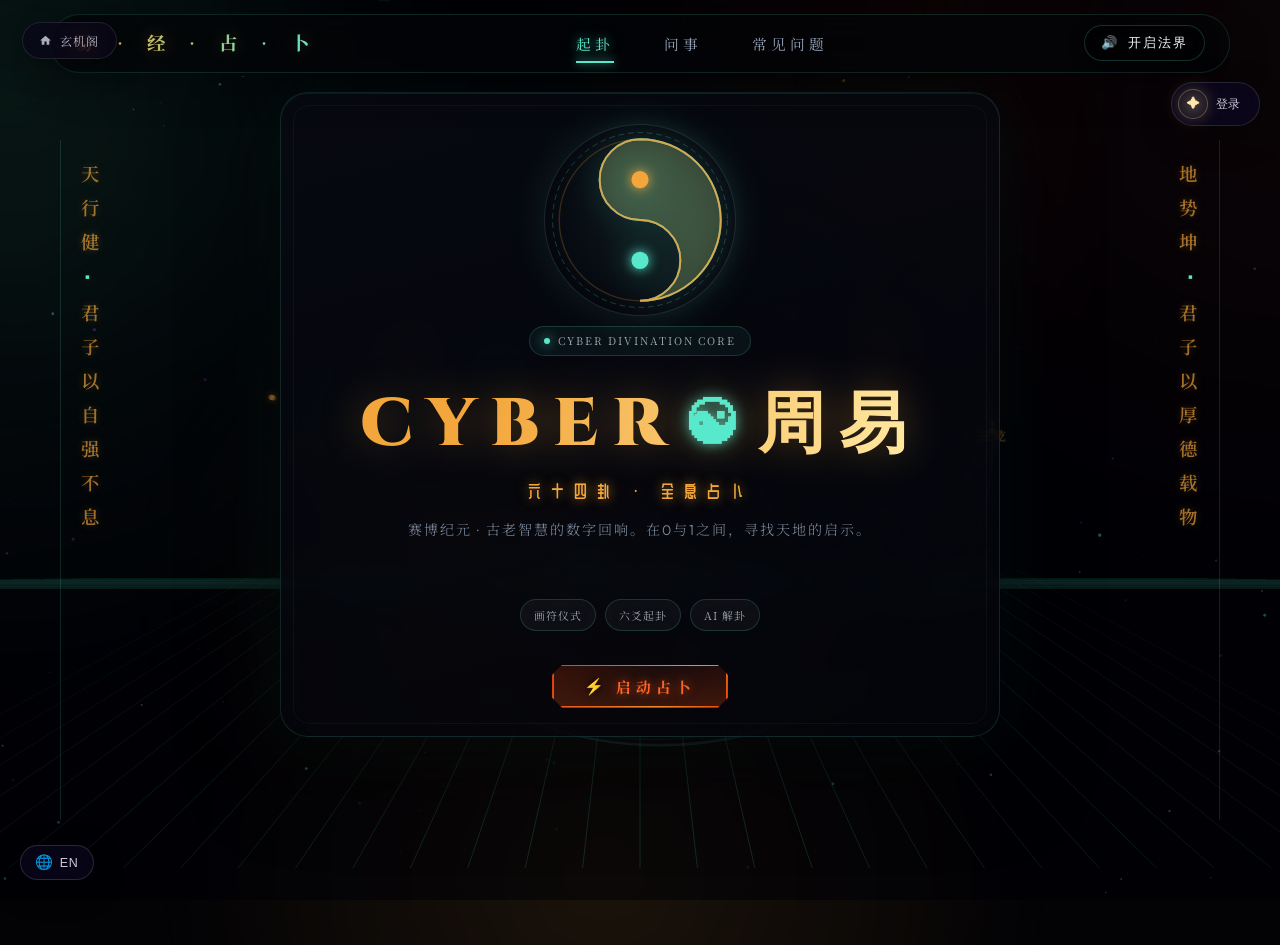
<file: 算挂/index.html>
<!DOCTYPE html>
<html lang="zh-CN">
<head>
    <meta charset="UTF-8">
    <meta name="viewport" content="width=device-width, initial-scale=1.0, viewport-fit=cover">
    <meta name="theme-color" content="#030306">
    <title>赛博周易 · 全息天机占卜台</title>
    <meta name="description" content="赛博周易占卜系统。融合东方玄学水墨与科幻霓虹，提供画符仪式、爻线推演及AI解卦。">
    <link rel="stylesheet" href="/assets/shared-ui.css">
    <link rel="stylesheet" href="style.css">
    <link rel="stylesheet" href="/assets/atmosphere.css">
    <link rel="stylesheet" href="/assets/themes.css">
    <link rel="stylesheet" href="/assets/plain-speak.css">
    <link rel="stylesheet" href="/assets/premium-subpages.css">
    <link rel="stylesheet" href="../assets/auth.css">
    <link rel="stylesheet" href="../assets/ai-reader.css">
    <script src="../assets/i18n.js"></script>
</head>
<body class="theme-iching">

    <!-- 背景粒子与 3D 网格/球体画布 -->
    <canvas id="particle-canvas"></canvas>
    <div id="page-spotlight" aria-hidden="true"></div>
    <div class="page-aurora" aria-hidden="true"></div>

    <a href="/index.html" class="back-home-btn" title="返回玄机阁主页">
        <svg width="13" height="13" viewBox="0 0 24 24" fill="currentColor"><path d="M10 20v-6h4v6h5v-8h3L12 3 2 12h3v8z"/></svg>
        <span>玄机阁</span>
    </a>

    <!-- 顶部 HUD 导航栏 -->
    <header class="top-hud">
        <div class="hud-logo">易 · 经 · 占 · 卜</div>
        <nav class="hud-nav">
            <span class="nav-item active" onclick="location.reload()">起卦</span>
            <span class="nav-item">问事</span>
            <span class="nav-item">常见问题</span>
        </nav>
        <div>
            <button id="audio-toggle-btn" class="audio-toggle">🔊 开启法界</button>
        </div>
    </header>

    <!-- 主界面容器 -->
    <main>

        <!-- SCREEN 1: 开启仪式 (主界面) -->
        <section id="screen-intro" class="screen active">
            <!-- 左侧边 HUD 诊断终端 -->
            <div class="intro-hud-left">
                <div class="hud-bar-vertical">
                    <span class="hud-char">天</span>
                    <span class="hud-char">行</span>
                    <span class="hud-char">健</span>
                    <span class="hud-dot">▪</span>
                    <span class="hud-char">君</span>
                    <span class="hud-char">子</span>
                    <span class="hud-char">以</span>
                    <span class="hud-char">自</span>
                    <span class="hud-char">强</span>
                    <span class="hud-char">不</span>
                    <span class="hud-char">息</span>
                </div>
            </div>

            <!-- 右侧边 HUD 诊断终端 -->
            <div class="intro-hud-right">
                <div class="hud-bar-vertical">
                    <span class="hud-char">地</span>
                    <span class="hud-char">势</span>
                    <span class="hud-char">坤</span>
                    <span class="hud-dot">▪</span>
                    <span class="hud-char">君</span>
                    <span class="hud-char">子</span>
                    <span class="hud-char">以</span>
                    <span class="hud-char">厚</span>
                    <span class="hud-char">德</span>
                    <span class="hud-char">载</span>
                    <span class="hud-char">物</span>
                </div>
            </div>

            <div class="intro-container">
                <div class="intro-glass-shell premium-frame">
                <!-- 核心太极旋转轮 (高科技 SVG 反应堆版) -->
                <div class="bagua-wheel-container" id="taiji-core-btn">
                    <svg class="taiji-svg-core" viewBox="0 0 200 200">
                        <!-- 外层刻度圈 -->
                        <circle class="core-outer-ring" cx="100" cy="100" r="92" fill="none" stroke="rgba(88, 232, 204, 0.25)" stroke-width="1" stroke-dasharray="6,4" />
                        <circle class="core-middle-ring" cx="100" cy="100" r="85" fill="none" stroke="rgba(243, 166, 59, 0.2)" stroke-width="1.5" />
                        
                        <!-- 旋转的太极双鱼图 -->
                        <g class="taiji-fishes">
                            <!-- 黑色/阴鱼 -->
                            <path d="M 100 15 A 42.5 42.5 0 0 0 100 100 A 42.5 42.5 0 0 1 100 185 A 85 85 0 0 0 100 15 Z" fill="rgba(88, 232, 204, 0.15)" stroke="rgba(88, 232, 204, 0.8)" stroke-width="2" />
                            <!-- 白色/阳鱼 -->
                            <path d="M 100 15 A 85 85 0 0 1 100 185 A 42.5 42.5 0 0 0 100 100 A 42.5 42.5 0 0 1 100 15 Z" fill="rgba(243, 166, 59, 0.15)" stroke="rgba(243, 166, 59, 0.8)" stroke-width="2" />
                            
                            <!-- 阴中之阳眼 (金黄) -->
                            <circle cx="100" cy="57.5" r="9" fill="var(--neon-gold)" class="pulse-eye-gold" />
                            <!-- 阳中之阴眼 (青绿) -->
                            <circle cx="100" cy="142.5" r="9" fill="var(--neon-blue)" class="pulse-eye-blue" />
                        </g>
                    </svg>
                </div>
                
                <div class="page-kicker"><span class="dot"></span> CYBER DIVINATION CORE</div>
                <h1 class="system-title">CYBER <span class="title-separator">☯</span> 周易</h1>
                <div class="system-tag" data-i18n="iching.systemTag">六十四卦 · 全息占卜</div>
                <p class="system-subtitle" data-i18n="iching.systemSub">赛博纪元 · 古老智慧的数字回响。在0与1之间，寻找天地的启示。</p>

                <div class="feature-chips">
                    <span class="feature-chip" data-i18n="iching.tag1">画符仪式</span>
                    <span class="feature-chip" data-i18n="iching.tag2">六爻起卦</span>
                    <span class="feature-chip" data-i18n="iching.tag3">AI 解卦</span>
                </div>
                
                <div class="intro-buttons">
                    <!-- 主按钮：启动占卜 -->
                    <button id="btn-enter" class="btn-primary-oracle">
                        <span class="oracle-btn-corner tl"></span>
                        <span class="oracle-btn-corner tr"></span>
                        <span class="oracle-btn-corner bl"></span>
                        <span class="oracle-btn-corner br"></span>
                        <span class="oracle-btn-scan"></span>
                        <span class="oracle-btn-inner">
                            <span class="oracle-btn-icon">⚡</span>
                            <span class="oracle-btn-text" data-i18n="sub.startDivination">启动占卜</span>
                        </span>
                    </button>
                </div>
                </div>
            </div>
        </section>

        <!-- SCREEN 2: 凝神画符与问事输入 (信息表单) -->
        <section id="screen-drawing" class="screen">
            <div class="form-container">
                <div class="page-kicker"><span class="dot"></span> RITUAL INPUT</div>
                <h2 class="form-main-title" data-i18n="iching.formTitle">起 卦</h2>
                <p class="form-main-subtitle" data-i18n="iching.formSub">心诚则灵，静心默念你的问题，点击起卦</p>

                <!-- 问事信息卡片 -->
                <div class="form-card premium-frame">
                    
                    <!-- 1. 问事类别 -->
                    <div class="form-group">
                        <label class="form-label" data-i18n="iching.category">问事类别</label>
                        <select id="select-category" class="form-select">
                            <option value="" data-i18n="iching.categoryPh">-- 请选择 --</option>
                            <option value="career" data-i18n="iching.catCareer">事业前途</option>
                            <option value="love" data-i18n="iching.catLove">情缘人际</option>
                            <option value="wealth" data-i18n="iching.catWealth">财运亨通</option>
                            <option value="health" data-i18n="iching.catHealth">身心行止</option>
                            <option value="general" data-i18n="iching.catGeneral">终生大局</option>
                        </select>
                    </div>

                    <!-- 2. 问题输入 -->
                    <div class="form-group">
                        <label class="form-label" data-i18n="iching.question">你的问题或想说的话（可选）</label>
                        <textarea id="input-question" class="form-textarea" placeholder="写下原话，例如：我是不是舔狗？要不要跳槽？该不该分手？" data-i18n-placeholder="iching.questionPh"></textarea>
                    </div>

                    <!-- 3. 画符板 -->
                    <div class="talisman-section">
                        <div class="talisman-header">
                            <span class="talisman-title" data-i18n="iching.talismanTitle">✦ 画符请愿</span>
                            <div class="brush-options">
                                <div class="brush-color-btn" data-color="cyan" style="background: #00f0ff;"></div>
                                <div class="brush-color-btn active" data-color="pink" style="background: #ff3c00;"></div>
                                <div class="brush-color-btn" data-color="gold" style="background: #ffd700;"></div>
                            </div>
                            <span class="talisman-subtitle" data-i18n="iching.talismanSub">摹画符咒 · 以诚感天</span>
                        </div>
                        
                        <div class="talisman-board">
                            <!-- 画布 -->
                            <div class="canvas-wrapper">
                                <canvas id="drawing-canvas"></canvas>
                                <div id="canvas-hint" class="canvas-hint-overlay">
                                    <div class="canvas-hint-text" data-i18n="iching.drawHint">泼墨绘符</div>
                                </div>
                            </div>
                            
                            <!-- 符咒参考示例 -->
                            <div class="talisman-reference">
                                <svg class="ref-talisman-svg" viewBox="0 0 100 150">
                                    <path d="M 50 10 L 50 140 M 35 30 L 65 30 M 40 45 L 60 45 M 25 60 C 50 40, 50 80, 75 60 C 50 80, 50 110, 50 140 M 30 110 L 70 110" fill="none" stroke="rgba(255, 60, 0, 0.45)" stroke-width="2.5" />
                                </svg>
                                <span class="ref-talisman-label">镇天符</span>
                            </div>
                        </div>

                        <!-- 画布操作按钮 -->
                        <div class="talisman-buttons">
                            <button id="btn-clear" class="talisman-btn-clear" data-i18n="iching.clear">✕ 清除</button>
                            <button id="btn-confirm-drawing" class="talisman-btn-confirm" data-i18n="iching.confirm">✓ 符成</button>
                        </div>
                    </div>

                    <!-- 4. 底部起卦主按钮 -->
                    <button id="btn-cast-init" class="btn-main-cast"><span data-i18n="iching.cast">☯ 起 卦</span><span class="xjg-cost" data-i18n="common.cost">1 积分/次</span></button>
                </div>
            </div>
        </section>

        <!-- SCREEN 3: 乾坤起卦 (掷币仪式) -->
        <section id="screen-divination" class="screen">
            <div class="casting-wrapper">
                <!-- 左侧：投币器 -->
                <div class="coins-container">
                    <div class="hud-title" style="margin-bottom: 10px;" data-i18n="iching.coinTitle">[ 乾坤抛币阵 ]</div>
                    
                    <div class="coins-row">
                        <!-- 硬币 1 -->
                        <div class="coin" id="coin-1">
                            <div class="coin-side coin-front">
                                <div class="coin-inner-square"></div>
                                乾
                            </div>
                            <div class="coin-side coin-back">
                                <div class="coin-inner-square"></div>
                                坤
                            </div>
                        </div>
                        <!-- 硬币 2 -->
                        <div class="coin" id="coin-2">
                            <div class="coin-side coin-front">
                                <div class="coin-inner-square"></div>
                                乾
                            </div>
                            <div class="coin-side coin-back">
                                <div class="coin-inner-square"></div>
                                坤
                            </div>
                        </div>
                        <!-- 硬币 3 -->
                        <div class="coin" id="coin-3">
                            <div class="coin-side coin-front">
                                <div class="coin-inner-square"></div>
                                乾
                            </div>
                            <div class="coin-side coin-back">
                                <div class="coin-inner-square"></div>
                                坤
                            </div>
                        </div>
                    </div>

                    <div class="cast-count-indicator">
                        <span data-i18n="iching.castCount">已推演卦象：</span><span id="cast-count" style="color: var(--neon-blue); font-weight: bold;">0</span> / 6 爻
                    </div>

                    <button id="btn-cast-coin" class="btn-cyber" style="width: 100%; max-width: 320px;" data-i18n="iching.castBtn">投掷铜钱（寻爻）</button>
                </div>

                <!-- 右侧：六爻生成显示器 -->
                <div class="hexagram-hud">
                    <div class="hexagram-hud-title" data-i18n="iching.yaoTitle">天机爻位</div>
                    <div id="yao-lines" class="yao-lines-list">
                        <!-- 六爻线由下至上生成 -->
                    </div>
                </div>
            </div>
        </section>

        <!-- SCREEN 4: 赛博解卦 (结果报告) -->
        <section id="screen-result" class="screen">
            <div class="result-plain-speak-banner" id="plain-speak-output" aria-live="polite"></div>
            <div class="result-wrapper">
                <!-- 左侧：结缘卡片 -->
                <div class="result-card-container">
                    <div class="card-header">
                        <div class="card-title-sec">
                            <div id="card-hex-name" class="card-hex-name">乾为天</div>
                            <div id="card-hex-cyber" class="card-hex-cyber">天枢协议 · 无限算力</div>
                        </div>
                        <div id="card-hex-symbol" class="card-hex-symbol">䷀</div>
                    </div>
                    
                    <!-- 卡片中间的六爻图 -->
                    <div id="card-lines" class="card-body-lines">
                        <!-- 六爻复制至此 -->
                    </div>

                    <div id="card-judgment" class="card-judgment">
                        卦辞：<span id="card-judgment-text">元亨利贞。</span>
                    </div>

                    <div class="card-footer">
                        <span>天机已锁 // SECURE HASH</span>
                        <span>赛博天机台结缘</span>
                    </div>
                </div>

                <!-- 右侧：AI 终端屏幕 -->
                <div class="result-ai-console">
                    <div class="console-header">
                        <span>TERMINAL: AI_ORACLE_DECRYPTOR</span>
                        <div class="console-dots">
                            <span class="console-dot"></span>
                            <span class="console-dot"></span>
                            <span class="console-dot"></span>
                        </div>
                    </div>
                    
                    <div class="console-body" id="console-text-body">
                        <!-- AI打字机逐字输出 -->
                    </div>

                    <div class="console-footer">
                        <button id="btn-restart" class="btn-secondary" data-i18n="iching.restart">再次占卜 (重置)</button>
                    </div>
                </div>
            </div>
        </section>

    </main>

    <!-- 顺序加载JS逻辑模块 -->
    <script src="/assets/atmosphere.js"></script>
    <script src="/assets/plain-speak.js"></script>
    <script src="../assets/auth.js"></script>
    <script src="../assets/ai-reader.js"></script>
    <script src="iching.js"></script>
    <script src="particles.js"></script>
    <script src="app.js"></script>
</body>
</html>
</file>
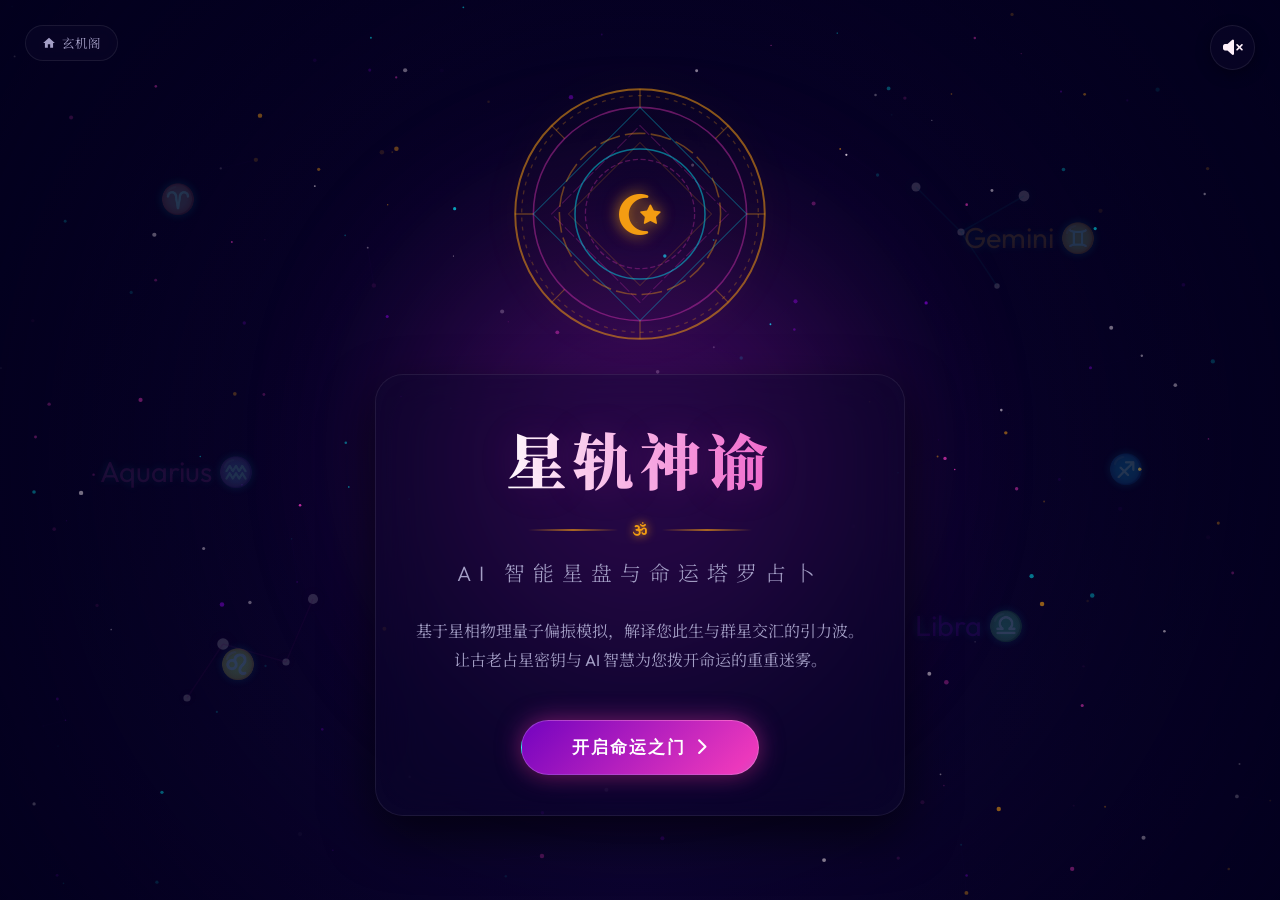
<file: 合集/ai-fortune-teller/index.html>
<!DOCTYPE html>
<html lang="zh-CN">
<head>
    <meta charset="UTF-8">
    <meta name="viewport" content="width=device-width, initial-scale=1.0">
    <title>星轨神谕 | AI 宇宙运势与命运之门</title>
    <!-- Google Fonts for premium typography -->
    <link rel="preconnect" href="https://fonts.googleapis.com">
    <link rel="preconnect" href="https://fonts.gstatic.com" crossorigin>
    <link href="https://fonts.googleapis.com/css2?family=Cinzel:wght@400;600;800;900&family=Noto+Serif+SC:wght@300;500;700;900&family=Outfit:wght@300;400;600;700&display=swap" rel="stylesheet">
    <!-- FontAwesome for mystical icons -->
    <link rel="stylesheet" href="https://cdnjs.cloudflare.com/ajax/libs/font-awesome/6.4.0/css/all.min.css">
    <link rel="stylesheet" href="style.css">
</head>
<body>
    <!-- Background Canvas for Particles -->
    <canvas id="particle-canvas"></canvas>
    
    <!-- Back to Home -->
    <a href="../index.html" class="back-home-btn" title="返回玄机阁主页">
        <svg width="14" height="14" viewBox="0 0 24 24" fill="currentColor"><path d="M10 20v-6h4v6h5v-8h3L12 3 2 12h3v8z"/></svg>
        <span>玄机阁</span>
    </a>

    <!-- Sound Toggle -->
    <div class="audio-control" id="audio-toggle" title="开启/关闭背景音乐">
        <i class="fa-solid fa-volume-xmark"></i>
    </div>

    <!-- Main Container -->
    <main class="app-container">

        <!-- 1. LANDING SCREEN (Premium Interactive Masterpiece) -->
        <section class="screen active" id="screen-landing">
            <!-- Floating Zodiac Runes in background -->
            <div class="floating-runes-container">
                <div class="floating-rune">♈</div>
                <div class="floating-rune"> Gemini ♊</div>
                <div class="floating-rune">♌</div>
                <div class="floating-rune"> Libra ♎</div>
                <div class="floating-rune">♐</div>
                <div class="floating-rune"> Aquarius ♒</div>
            </div>

            <!-- Floating Constellations in Background -->
            <div class="constellations-background">
                <svg class="constellation-svg c1" viewBox="0 0 100 100">
                    <circle cx="20" cy="25" r="2.5" fill="#fff" class="star-glow" />
                    <circle cx="45" cy="50" r="2" fill="#fff" />
                    <circle cx="80" cy="30" r="3" fill="#fff" class="star-glow" />
                    <circle cx="65" cy="80" r="1.5" fill="#fff" />
                    <line x1="20" y1="25" x2="45" y2="50" stroke="rgba(0, 242, 254, 0.25)" stroke-width="0.8" />
                    <line x1="45" y1="50" x2="80" y2="30" stroke="rgba(0, 242, 254, 0.25)" stroke-width="0.8" />
                    <line x1="45" y1="50" x2="65" y2="80" stroke="rgba(0, 242, 254, 0.25)" stroke-width="0.8" />
                </svg>
                <svg class="constellation-svg c2" viewBox="0 0 100 100">
                    <circle cx="15" cy="75" r="2" fill="#fff" />
                    <circle cx="35" cy="45" r="3.2" fill="#fff" class="star-glow" />
                    <circle cx="70" cy="55" r="2" fill="#fff" />
                    <circle cx="85" cy="20" r="2.8" fill="#fff" class="star-glow" />
                    <line x1="15" y1="75" x2="35" y2="45" stroke="rgba(236, 56, 188, 0.25)" stroke-width="0.8" />
                    <line x1="35" y1="45" x2="70" y2="55" stroke="rgba(236, 56, 188, 0.25)" stroke-width="0.8" />
                    <line x1="70" y1="55" x2="85" y2="20" stroke="rgba(236, 56, 188, 0.25)" stroke-width="0.8" />
                </svg>
            </div>

            <div class="glow-orb" id="landing-orb"></div>
            
            <div class="content-wrapper text-center">
                <!-- Giant interactive mystical stargate compass -->
                <div class="mystic-stargate" id="landing-stargate">
                    <svg viewBox="0 0 200 200" class="stargate-svg">
                        <!-- Outer gold border -->
                        <circle cx="100" cy="100" r="96" fill="none" stroke="rgba(243, 156, 18, 0.55)" stroke-width="1.5" />
                        <circle cx="100" cy="100" r="91" fill="none" stroke="rgba(243, 156, 18, 0.25)" stroke-width="1" stroke-dasharray="3 4" />
                        
                        <!-- Zodiac Divisions -->
                        <circle cx="100" cy="100" r="82" fill="none" stroke="rgba(236, 56, 188, 0.4)" stroke-width="1.2" />
                        <path d="M100,4 L100,18 M100,182 L100,196 M4,100 L18,100 M182,100 L196,100 M32,32 L42,42 M168,168 L158,158 M32,168 L42,158 M168,32 L158,42" stroke="rgba(243, 156, 18, 0.35)" stroke-width="1" />
                        
                        <!-- Nested Star Constellations -->
                        <polygon points="100,18 182,100 100,182 18,100" fill="none" stroke="rgba(0, 242, 254, 0.3)" stroke-width="0.8" />
                        <polygon points="100,32 168,100 100,168 32,100" fill="none" stroke="rgba(236, 56, 188, 0.25)" stroke-width="0.8" stroke-dasharray="10 2" />
                        <polygon points="100,45 155,100 100,155 45,100" fill="none" stroke="rgba(243, 156, 18, 0.2)" stroke-width="0.8" />
                        
                        <!-- Inner magical wheel -->
                        <circle cx="100" cy="100" r="62" fill="none" stroke="rgba(243, 156, 18, 0.4)" stroke-width="1.2" stroke-dasharray="16 4" />
                        <circle cx="100" cy="100" r="50" fill="none" stroke="rgba(0, 242, 254, 0.45)" stroke-width="1.2" />
                        <circle cx="100" cy="100" r="42" fill="none" stroke="rgba(236, 56, 188, 0.3)" stroke-width="1" stroke-dasharray="4 2" />
                    </svg>
                    <!-- Mystic rotating central core icon -->
                    <div class="stargate-core">
                        <i class="fa-solid fa-star-and-crescent"></i>
                    </div>
                </div>

                <!-- Glassmorphic Landing Card -->
                <div class="landing-glass-card fade-in-up">
                    <h1 class="mystic-title">星轨神谕</h1>
                    
                    <!-- Decorative separator -->
                    <div class="mystic-separator">
                        <span class="sep-line"></span>
                        <i class="fa-solid fa-om sep-star"></i>
                        <span class="sep-line"></span>
                    </div>

                    <p class="mystic-subtitle">AI 智能星盘与命运塔罗占卜</p>
                    <div class="mystic-desc">
                        基于星相物理量子偏振模拟，解译您此生与群星交汇的引力波。<br>
                        让古老占星密钥与 AI 智慧为您拨开命运的重重迷雾。
                    </div>
                    <button class="btn btn-mystic animate-pulse" id="btn-enter">
                        <span>开启命运之门</span>
                        <i class="fa-solid fa-chevron-right"></i>
                    </button>
                </div>
            </div>
        </section>

        <!-- 2. INPUT SCREEN -->
        <section class="screen" id="screen-input">
            <div class="content-wrapper">
                <div class="glass-card fade-in-up">
                    <div class="card-header">
                        <h2>星盘契约</h2>
                        <p class="card-subtitle">请留下您的印记，以便AI读取对应的宇宙频率</p>
                    </div>
                    <form id="fortune-form" autocomplete="off">
                        <div class="form-grid">
                            <!-- Name Input -->
                            <div class="input-group">
                                <label for="user-name">您的称呼</label>
                                <div class="input-wrapper">
                                    <i class="fa-regular fa-user input-icon"></i>
                                    <input type="text" id="user-name" placeholder="输入名字或代号" required>
                                </div>
                            </div>
                            
                            <!-- Birthdate Input -->
                            <div class="input-group">
                                <label for="birth-date">诞生之日</label>
                                <div class="input-wrapper">
                                    <i class="fa-regular fa-calendar-days input-icon"></i>
                                    <input type="date" id="birth-date" required>
                                </div>
                                <div class="zodiac-badge" id="zodiac-badge">
                                    <span id="zodiac-text">自动测算星轨...</span>
                                </div>
                            </div>
                        </div>

                        <!-- Focus Area Selection -->
                        <div class="input-group focus-group">
                            <label>追寻之问（选择您最想探寻的运势领域）</label>
                            <div class="focus-selector">
                                <div class="focus-option active" data-category="general">
                                    <i class="fa-solid fa-yin-yang"></i>
                                    <span>综合运势</span>
                                </div>
                                <div class="focus-option" data-category="love">
                                    <i class="fa-solid fa-heart"></i>
                                    <span>恋爱情感</span>
                                </div>
                                <div class="focus-option" data-category="career">
                                    <i class="fa-solid fa-briefcase"></i>
                                    <span>事业学业</span>
                                </div>
                                <div class="focus-option" data-category="wealth">
                                    <i class="fa-solid fa-coins"></i>
                                    <span>财富走势</span>
                                </div>
                                <div class="focus-option" data-category="health">
                                    <i class="fa-solid fa-heart-pulse"></i>
                                    <span>健康指引</span>
                                </div>
                            </div>
                        </div>

                        <!-- Submit Button -->
                        <div class="form-actions text-center">
                            <button type="submit" class="btn btn-primary btn-glow" id="btn-submit">
                                <span>召唤星轨神谕</span>
                                <i class="fa-solid fa-infinity"></i>
                            </button>
                        </div>
                    </form>
                </div>
            </div>
        </section>

        <!-- 2.5 TALISMAN DRAWING SCREEN (New Interactive Drawing Step) -->
        <section class="screen" id="screen-draw">
            <div class="content-wrapper">
                <div class="glass-card drawing-card fade-in-up text-center">
                    <div class="card-header">
                        <h2>手书契印</h2>
                        <p class="card-subtitle">请凭直觉在圆盘中画出您的命运符号（画完才会激发光芒）</p>
                    </div>
                    
                    <!-- Large Canvas Drawing Area -->
                    <div class="talisman-canvas-wrapper">
                        <canvas id="drawing-canvas" class="drawing-canvas"></canvas>
                        <!-- Astro decorative guidewheels -->
                        <div class="canvas-guide-ring"></div>
                        <div class="canvas-center-cross"></div>
                    </div>

                    <div class="drawing-actions">
                        <button class="btn btn-secondary" id="btn-clear-canvas">
                            <i class="fa-solid fa-eraser"></i>
                            <span>重置符印</span>
                        </button>
                        <button class="btn btn-primary btn-glow" id="btn-confirm-canvas">
                            <span>灌注星能并召唤</span>
                            <i class="fa-solid fa-bolt"></i>
                        </button>
                    </div>
                </div>
            </div>
        </section>

        <!-- 3. LOADING SCREEN -->
        <section class="screen" id="screen-loading">
            <div class="content-wrapper text-center">
                <div class="loading-ritual">
                    <div class="magic-circle">
                        <!-- SVG magical path for beautiful rotating lines -->
                        <svg viewBox="0 0 200 200" width="200" height="200">
                            <circle cx="100" cy="100" r="90" fill="none" stroke="rgba(236, 56, 188, 0.4)" stroke-width="1.5" stroke-dasharray="10 5" />
                            <circle cx="100" cy="100" r="75" fill="none" stroke="rgba(115, 3, 192, 0.6)" stroke-width="1.5" stroke-dasharray="30 10 10 10" />
                            <circle cx="100" cy="100" r="60" fill="none" stroke="rgba(0, 242, 254, 0.5)" stroke-width="1" />
                            <!-- Pentagram or hexagram-like visual paths -->
                            <polygon points="100,25 165,137 35,137" fill="none" stroke="rgba(253, 239, 249, 0.3)" stroke-width="1" />
                            <polygon points="100,175 35,63 165,63" fill="none" stroke="rgba(253, 239, 249, 0.3)" stroke-width="1" />
                        </svg>
                        <div class="magic-core">
                            <i class="fa-solid fa-atom animate-spin-slow"></i>
                        </div>
                    </div>
                </div>
                
                <h3 class="loading-title">正在呼唤星辰...</h3>
                
                <div class="loading-console">
                    <div class="console-line">Ready to trace astronomical strings...</div>
                    <div class="console-line" id="console-dynamic">Initialization sequence completed.</div>
                </div>
            </div>
        </section>

        <!-- 4. RESULTS SCREEN -->
        <section class="screen" id="screen-results">
            <div class="content-wrapper results-wrapper">
                
                <!-- Main Card Layout Grid -->
                <div class="results-grid">
                    
                    <!-- Left Column: Astro Stats & Key Attributes -->
                    <div class="result-card glass-card side-panel fade-in-left">
                        <div class="zodiac-badge-large" id="res-zodiac-icon">
                            <i class="fa-solid fa-cloud-moon"></i>
                        </div>
                        <h2 class="res-user-title"><span id="res-name">探索者</span> 的星轨印记</h2>
                        <p class="res-subtitle"><span id="res-zodiac-name">白羊座</span> • <span id="res-category-name">综合运势</span></p>
                        
                        <hr class="mystic-divider">
                        
                        <!-- Lucky attributes -->
                        <div class="lucky-items">
                            <div class="lucky-item">
                                <span class="label">守护星</span>
                                <span class="val" id="res-ruler">火星</span>
                            </div>
                            <div class="lucky-item">
                                <span class="label">幸运色</span>
                                <span class="val" id="res-color">绯红</span>
                            </div>
                            <div class="lucky-item">
                                <span class="label">星轨指数</span>
                                <span class="val text-glow" id="res-number">88%</span>
                            </div>
                        </div>

                        <hr class="mystic-divider">

                        <!-- Rating bars with glows -->
                        <div class="rating-section">
                            <h3 class="section-title">今日能量共鸣</h3>
                            
                            <div class="rating-bar-group">
                                <div class="rating-header">
                                    <span>恋爱情感</span>
                                    <span id="rate-love-val">★★★★☆</span>
                                </div>
                                <div class="bar-bg"><div class="bar-fill" id="rate-love-bar" style="width: 80%"></div></div>
                            </div>
                            
                            <div class="rating-bar-group">
                                <div class="rating-header">
                                    <span>事业学业</span>
                                    <span id="rate-career-val">★★★★★</span>
                                </div>
                                <div class="bar-bg"><div class="bar-fill" id="rate-career-bar" style="width: 100%"></div></div>
                            </div>
                            
                            <div class="rating-bar-group">
                                <div class="rating-header">
                                    <span>财富走势</span>
                                    <span id="rate-wealth-val">★★★☆☆</span>
                                </div>
                                <div class="bar-bg"><div class="bar-fill" id="rate-wealth-bar" style="width: 60%"></div></div>
                            </div>
                            
                            <div class="rating-bar-group">
                                <div class="rating-header">
                                    <span>身体健康</span>
                                    <span id="rate-health-val">★★★★☆</span>
                                </div>
                                <div class="bar-bg"><div class="bar-fill" id="rate-health-bar" style="width: 75%"></div></div>
                            </div>
                        </div>
                    </div>

                    <!-- Center Column: Tarot Draw Section -->
                    <div class="result-card glass-card tarot-panel text-center fade-in-up">
                        <h3 class="section-title"><i class="fa-solid fa-cards"></i> 命运之镜 • 塔罗指引</h3>
                        <p class="section-subtitle">随机抽取的共鸣塔罗牌，预示当前能量状态</p>
                        
                        <!-- 3-Card Selection Container (3D Flip Effects) -->
                        <div class="tarot-cards-selection" id="tarot-cards-group">
                            <!-- Card 1 -->
                            <div class="tarot-card-container" data-card-index="0">
                                <div class="tarot-card">
                                    <div class="tarot-card-back">
                                        <div class="card-back-pattern">
                                            <div class="tarot-logo">
                                                <i class="fa-solid fa-wand-magic-sparkles"></i>
                                            </div>
                                        </div>
                                    </div>
                                    <div class="tarot-card-front">
                                        <div class="tarot-image-placeholder">
                                            <!-- Procedural Canvas -->
                                        </div>
                                        <div class="tarot-info">
                                            <h4>卡牌 I</h4>
                                            <span class="tarot-state">正位</span>
                                        </div>
                                    </div>
                                </div>
                            </div>
                            
                            <!-- Card 2 -->
                            <div class="tarot-card-container" data-card-index="1">
                                <div class="tarot-card">
                                    <div class="tarot-card-back">
                                        <div class="card-back-pattern">
                                            <div class="tarot-logo">
                                                <i class="fa-solid fa-wand-magic-sparkles"></i>
                                            </div>
                                        </div>
                                    </div>
                                    <div class="tarot-card-front">
                                        <div class="tarot-image-placeholder">
                                            <!-- Procedural Canvas -->
                                        </div>
                                        <div class="tarot-info">
                                            <h4>卡牌 II</h4>
                                            <span class="tarot-state">正位</span>
                                        </div>
                                    </div>
                                </div>
                            </div>

                            <!-- Card 3 -->
                            <div class="tarot-card-container" data-card-index="2">
                                <div class="tarot-card">
                                    <div class="tarot-card-back">
                                        <div class="card-back-pattern">
                                            <div class="tarot-logo">
                                                <i class="fa-solid fa-wand-magic-sparkles"></i>
                                            </div>
                                        </div>
                                    </div>
                                    <div class="tarot-card-front">
                                        <div class="tarot-image-placeholder">
                                            <!-- Procedural Canvas -->
                                        </div>
                                        <div class="tarot-info">
                                            <h4>卡牌 III</h4>
                                            <span class="tarot-state">正位</span>
                                        </div>
                                    </div>
                                </div>
                            </div>
                        </div>
                        
                        <p class="tarot-prompt" id="tarot-prompt-text">感应内心共鸣，点击选择一张命运塔罗</p>
                    </div>

                    <!-- Right Column: AI Oracle Output -->
                    <div class="result-card glass-card oracle-panel fade-in-right">
                        <div class="panel-header">
                            <i class="fa-solid fa-microchip"></i>
                            <h3>AI 命运神谕</h3>
                        </div>
                        <div class="oracle-output-container">
                            <!-- Typewriter effect content container -->
                            <div class="oracle-text" id="oracle-text-output"></div>
                            <span class="cursor" id="oracle-cursor">|</span>
                        </div>
                    </div>
                </div>

                <!-- Footer Operations -->
                <div class="results-actions text-center fade-in-up">
                    <button class="btn btn-secondary" id="btn-restart">
                        <i class="fa-solid fa-arrow-rotate-left"></i>
                        <span>重新测算</span>
                    </button>
                    <button class="btn btn-primary btn-glow" id="btn-share">
                        <i class="fa-solid fa-share-nodes"></i>
                        <span>保存星轨印记</span>
                    </button>
                </div>
            </div>
        </section>

    </main>

    <!-- Background music loader (Mystical cosmic pad/ambient loop) -->
    <audio id="bg-music" loop src="https://www.soundhelix.com/examples/mp3/SoundHelix-Song-1.mp3" preload="auto"></audio>

    <script src="particles.js"></script>
    <script src="app.js"></script>
</body>
</html>
</file>
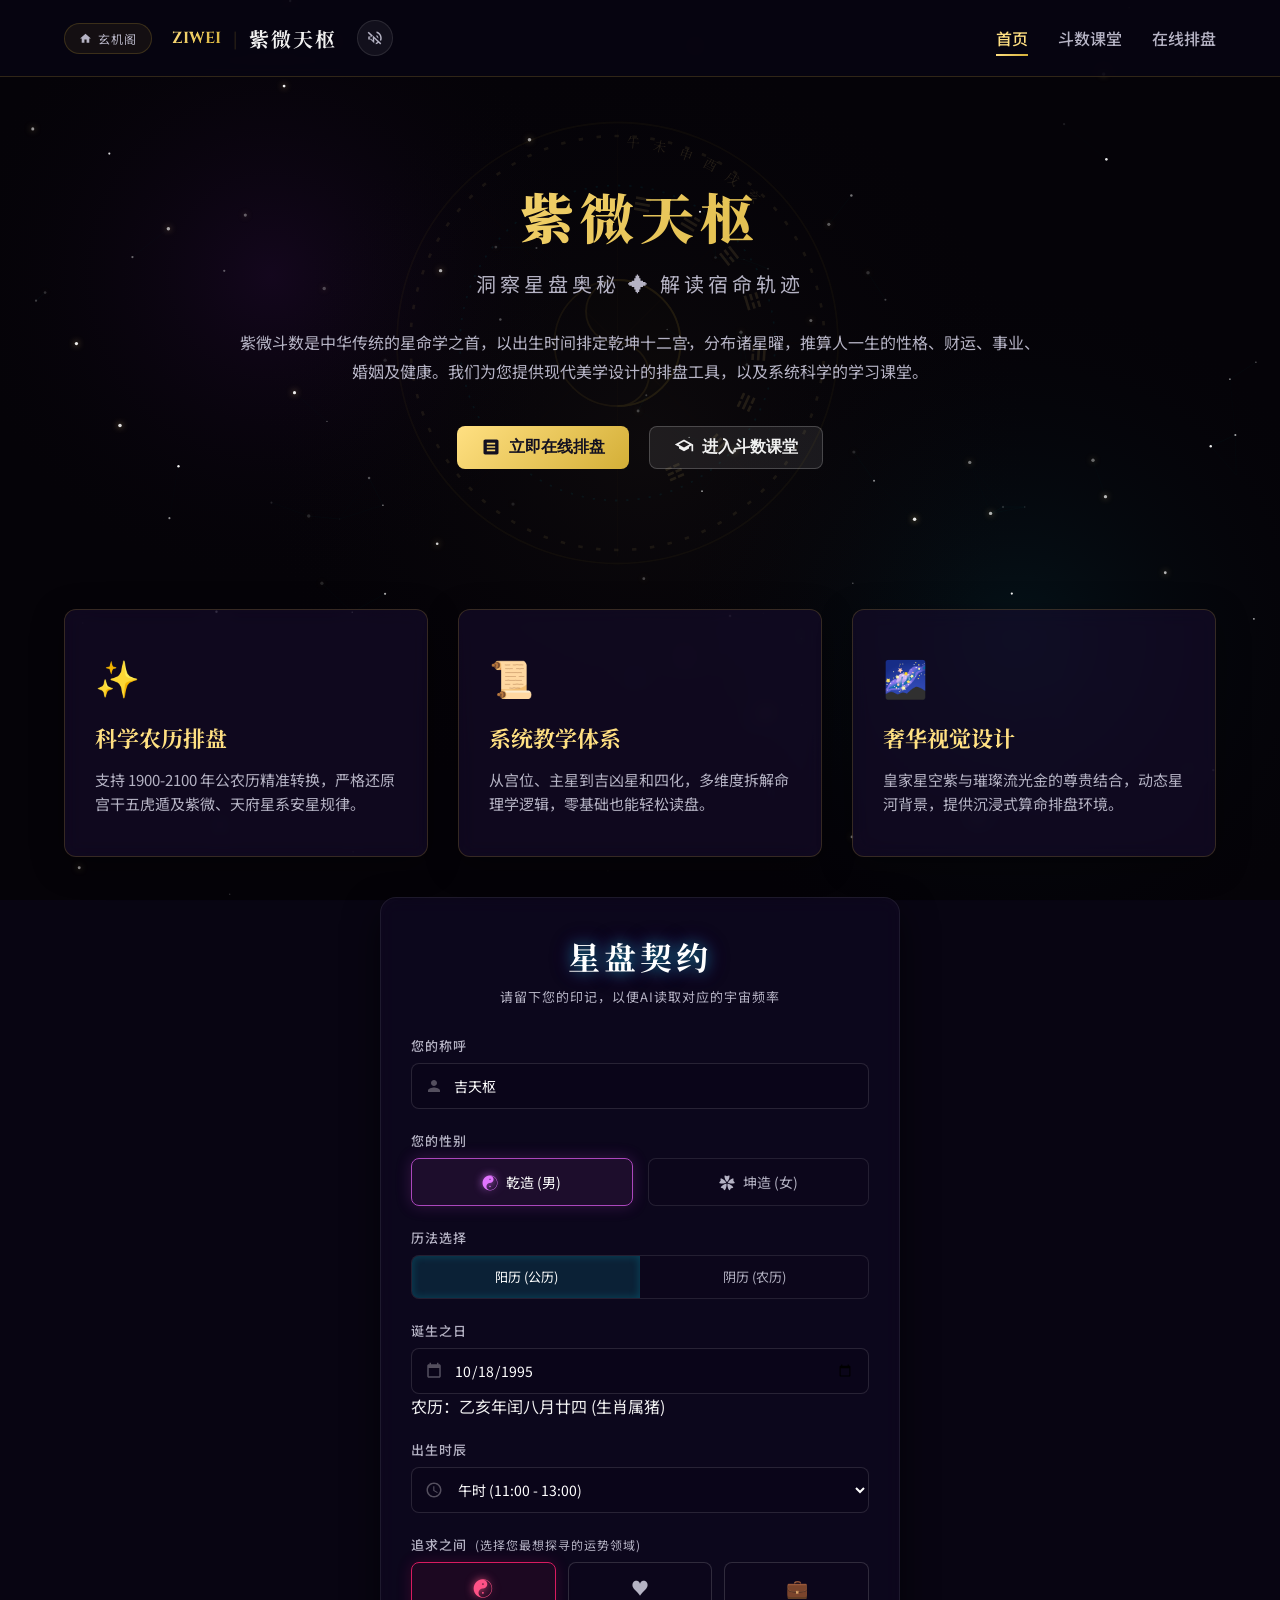
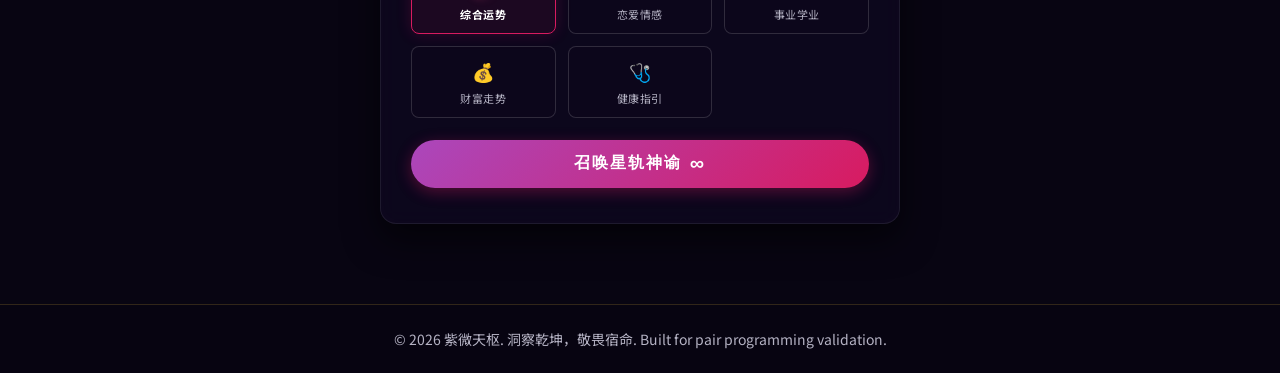
<file: 合集/求签/index.html>
<!DOCTYPE html>
<html lang="zh-CN">
<head>
  <meta charset="UTF-8">
  <meta name="viewport" content="width=device-width, initial-scale=1.0">
  <title>紫微天枢 - 现代紫微斗数排盘与学习平台</title>
  
  <!-- 引入 Google 字体 -->
  <link rel="preconnect" href="https://fonts.googleapis.com">
  <link rel="preconnect" href="https://fonts.gstatic.com" crossorigin>
  <link href="https://fonts.googleapis.com/css2?family=Cinzel:wght@400;700&family=Noto+Serif+SC:wght@300;600;900&family=Outfit:wght@300;400;600&family=Noto+Sans+SC:wght@300;400;500;700&display=swap" rel="stylesheet">
  
  <link rel="stylesheet" href="style.css">
</head>
<body>

  <!-- 星空背景画布 -->
  <canvas id="starfield"></canvas>
  
  <!-- 顶部导航栏 -->
  <header>
    <div class="header-logo-row">
      <a href="../index.html" class="back-home-btn" title="返回玄机阁主页">
        <svg width="13" height="13" viewBox="0 0 24 24" fill="currentColor"><path d="M10 20v-6h4v6h5v-8h3L12 3 2 12h3v8z"/></svg>
        玄机阁
      </a>
      <div class="logo">
        <span class="gold-text cinzel">ZIWEI</span>
        <span class="logo-divider">|</span>
        <span class="logo-cn">紫微天枢</span>
      </div>
      <!-- BGM 交互控制按钮 -->
      <button id="bgm-toggle" class="bgm-btn" onclick="toggleBGM()" aria-label="开启背景音乐">
        <svg class="bgm-icon bgm-icon-muted" viewBox="0 0 24 24"><path d="M3.63 3.63L2.22 5.04 7.18 10H3v4h3l5 5v-6.18l4.41 4.41C14.73 17.74 13.9 18.23 13 18.45v2.02c1.45-.31 2.78-1.02 3.86-2.03l2.1 2.1 1.41-1.41L3.63 3.63zM9 15.17L6.83 13H5v-2h1.83l2.17-2.17v6.34zM16.5 12c0-1.77-1.02-3.29-2.5-4.03v2.21l2.45 2.45c.03-.21.05-.42.05-.63zm2.5 0c0 .94-.2 1.82-.54 2.64l1.51 1.51C20.63 14.91 21 13.5 21 12c0-4.28-2.99-7.86-7-8.77v2.06c2.89.86 5 3.54 5 6.71z"/></svg>
        <svg class="bgm-icon bgm-icon-playing" style="display:none;" viewBox="0 0 24 24"><path d="M3 9v6h4l5 5V4L7 9H3zm13.5 3c0-1.77-1.02-3.29-2.5-4.03v8.05c1.48-.73 2.5-2.25 2.5-4.02zM14 3.23v2.06c2.89.86 5 3.54 5 6.71s-2.11 5.85-5 6.71v2.06c4.01-.91 7-4.49 7-8.77s-2.99-7.86-7-8.77z"/></svg>
      </button>
    </div>
    <nav>
      <a href="#" class="nav-link active" data-target="home-view">首页</a>
      <a href="#" class="nav-link" data-target="learn-view">斗数课堂</a>
      <a href="#" class="nav-link" data-target="calc-view">在线排盘</a>
    </nav>
  </header>

  <!-- 视图容器 -->
  <main class="view-container">

    <!-- 1. 首页视图 -->
    <section id="home-view" class="view-section active">
      <div class="hero-section">
        <div class="zodiac-circle-wrapper">
          <svg class="zodiac-svg" viewBox="0 0 200 200">
            <defs>
              <path id="branch-path" d="M 100,13 A 87,87 0 1,1 99.9,13 Z" fill="none" />
              <path id="trigram-path" d="M 100,40 A 60,60 0 1,1 99.9,40 Z" fill="none" />
            </defs>
            <circle cx="100" cy="100" r="98" stroke="var(--gold-dark)" stroke-width="0.8" fill="none" opacity="0.3" />
            <circle cx="100" cy="100" r="92" stroke="var(--gold-light)" stroke-dasharray="2, 6" stroke-width="1.2" fill="none" opacity="0.5" />
            
            <text font-family="var(--font-serif)" font-size="6" fill="var(--gold-light)" opacity="0.8">
              <textPath href="#branch-path" startOffset="0%" text-anchor="middle">
                &nbsp;&nbsp;子&nbsp;&nbsp;&nbsp;&nbsp;丑&nbsp;&nbsp;&nbsp;&nbsp;寅&nbsp;&nbsp;&nbsp;&nbsp;卯&nbsp;&nbsp;&nbsp;&nbsp;辰&nbsp;&nbsp;&nbsp;&nbsp;巳&nbsp;&nbsp;&nbsp;&nbsp;午&nbsp;&nbsp;&nbsp;&nbsp;未&nbsp;&nbsp;&nbsp;&nbsp;申&nbsp;&nbsp;&nbsp;&nbsp;酉&nbsp;&nbsp;&nbsp;&nbsp;戌&nbsp;&nbsp;&nbsp;&nbsp;亥
              </textPath>
            </text>
            
            <circle cx="100" cy="100" r="70" stroke="var(--star-major)" stroke-width="0.8" stroke-dasharray="1, 4" fill="none" opacity="0.4" />
            
            <text font-family="var(--font-serif)" font-size="7.5" fill="var(--gold-light)" opacity="0.7">
              <textPath href="#trigram-path" startOffset="0%">
                &nbsp;&nbsp;&nbsp;&nbsp;☰&nbsp;&nbsp;&nbsp;&nbsp;&nbsp;&nbsp;&nbsp;&nbsp;☱&nbsp;&nbsp;&nbsp;&nbsp;&nbsp;&nbsp;&nbsp;&nbsp;☲&nbsp;&nbsp;&nbsp;&nbsp;&nbsp;&nbsp;&nbsp;&nbsp;☳&nbsp;&nbsp;&nbsp;&nbsp;&nbsp;&nbsp;&nbsp;&nbsp;☴&nbsp;&nbsp;&nbsp;&nbsp;&nbsp;&nbsp;&nbsp;&nbsp;☵&nbsp;&nbsp;&nbsp;&nbsp;&nbsp;&nbsp;&nbsp;&nbsp;☶&nbsp;&nbsp;&nbsp;&nbsp;&nbsp;&nbsp;&nbsp;&nbsp;☷
              </textPath>
            </text>
            
            <line x1="100" y1="5" x2="100" y2="195" stroke="var(--gold-dark)" stroke-width="0.4" opacity="0.15" />
            <line x1="5" y1="100" x2="195" y2="100" stroke="var(--gold-dark)" stroke-width="0.4" opacity="0.15" />
            <line x1="33" y1="33" x2="167" y2="167" stroke="var(--gold-dark)" stroke-width="0.4" opacity="0.15" />
            <line x1="33" y1="167" x2="167" y2="33" stroke="var(--gold-dark)" stroke-width="0.4" opacity="0.15" />
            
            <circle cx="100" cy="100" r="28" stroke="var(--gold-dark)" stroke-width="0.8" fill="none" opacity="0.5" />
            <path d="M 100,72 A 14,14 0 0,0 100,100 A 14,14 0 0,1 100,128 A 28,28 0 0,0 100,72 Z" fill="rgba(212, 175, 55, 0.12)" stroke="var(--gold-dark)" stroke-width="0.8" opacity="0.6" />
          </svg>
        </div>
        
        <h1 class="hero-title font-serif">紫微天枢</h1>
        <p class="hero-subtitle">洞察星盘奥秘 ✦ 解读宿命轨迹</p>
        <p class="hero-desc">
          紫微斗数是中华传统的星命学之首，以出生时间排定乾坤十二宫，分布诸星曜，推算人一生的性格、财运、事业、婚姻及健康。我们为您提供现代美学设计的排盘工具，以及系统科学的学习课堂。
        </p>
        
        <div class="hero-actions">
          <button class="btn btn-primary" onclick="switchTab('calc-view')">
            <svg class="icon" viewBox="0 0 24 24"><path d="M19 3H5c-1.1 0-2 .9-2 2v14c0 1.1.9 2 2 2h14c1.1 0 2-.9 2-2V5c0-1.1-.9-2-2-2zm-2 10H7v-2h10v2zm0-4H7V7h10v2zm0 8H7v-2h10v2z"/></svg>
            立即在线排盘
          </button>
          <button class="btn btn-secondary" onclick="switchTab('learn-view')">
            <svg class="icon" viewBox="0 0 24 24"><path d="M12 3L1 9l11 6 9-4.91V17h2V9L12 3zM5.49 9L12 5.45 18.51 9 12 12.55 5.49 9zm6.51 5.68L12 14.5l-6-3.27v2.45l6 3.27 6-3.27v-2.45l-6 3.27z"/></svg>
            进入斗数课堂
          </button>
        </div>
      </div>
      
      <!-- 特色网格 -->
      <div class="features-grid">
        <div class="feature-card glass-panel">
          <div class="feature-icon">✨</div>
          <h3>科学农历排盘</h3>
          <p>支持 1900-2100 年公农历精准转换，严格还原宫干五虎遁及紫微、天府星系安星规律。</p>
        </div>
        <div class="feature-card glass-panel">
          <div class="feature-icon">📜</div>
          <h3>系统教学体系</h3>
          <p>从宫位、主星到吉凶星和四化，多维度拆解命理学逻辑，零基础也能轻松读盘。</p>
        </div>
        <div class="feature-card glass-panel">
          <div class="feature-icon">🌌</div>
          <h3>奢华视觉设计</h3>
          <p>皇家星空紫与璀璨流光金的尊贵结合，动态星河背景，提供沉浸式算命排盘环境。</p>
        </div>
      </div>
    </section>

    <!-- 2. 教学视图 -->
    <section id="learn-view" class="view-section">
      <div class="learn-container">
        
        <!-- 左侧课程目录 -->
        <aside class="learn-sidebar glass-panel">
          <h2 class="sidebar-title font-serif">斗数课堂目录</h2>
          <div class="sidebar-menu">
            <button class="menu-item active" data-lesson="lesson-1">1. 紫微斗数起源与基础</button>
            <button class="menu-item" data-lesson="lesson-2">2. 十二宫位详解</button>
            <button class="menu-item" data-lesson="lesson-3">3. 十四主星详解</button>
            <button class="menu-item" data-lesson="lesson-4">4. 吉凶星与四化</button>
            <button class="menu-item" data-lesson="lesson-5">5. 新手排盘与读盘步骤</button>
          </div>
        </aside>
        
        <!-- 右侧内容区 -->
        <article class="learn-content glass-panel" id="learn-content-pane">
          
          <!-- 课时 1 -->
          <div id="lesson-1" class="lesson-pane active">
            <h2 class="lesson-title font-serif">第 1 课：紫微斗数起源与基础</h2>
            <div class="lesson-body">
              <p>紫微斗数，是中国传统命理学中最重要的支派之一，位列“五术”（山、医、命、相、卜）的“命”术之首。它以人出生的年、月、日、时确定十二宫的位置，构成命盘，结合各宫的星曜组合、天干地支及四化变动，来推演一个人的性格、荣辱、福祸以及一生的运势起伏。</p>
              
              <h3>一、紫微斗数的起源</h3>
              <p>相传紫微斗数由五代末、北宋初的著名道家隐士<strong>陈抟（希夷先生）</strong>所创。陈抟隐居华山，博古通今，融合了古代的天文、易经八卦、阴阳五行学说以及道家的养生理念，归纳出一套以“紫微星”为首的群星排盘规律，用以推算人生轨迹。因为其推算极为精准，在古代多为皇家及贵族内部流传，因此有“帝王学”之称。</p>
              
              <h3>二、斗数的核心概念</h3>
              <ul>
                <li><strong>天盘（命盘）：</strong>指根据出生时间绘制出的 12 格方块图。这是人一生运势的缩影。</li>
                <li><strong>主星曜：</strong>以紫微星、天府星为核心的十四颗大星，它们奠定了人生的基调和性格的骨架。</li>
                <li><strong>十二宫位：</strong>命盘四周的十二个格子，每个格子代表人生的一种领域，如命宫、夫妻宫、财帛宫等。</li>
                <li><strong>天干与地支：</strong>每个宫位都有对应的天干和地支。天干负责引发“四化”变动，地支则是星曜的落脚地。</li>
                <li><strong>五行局：</strong>命宫干支决定了命主的五行局（水二局、木三局、金四局、土五局、火六局），五行局决定了起大限的年龄。</li>
              </ul>
              
              <div class="lesson-note">
                <strong>💡 为什么叫“紫微斗数”？</strong><br>
                “紫微”指北极星（紫微垣），为群星之主，象征人的命运核心；“斗”指星斗，泛指命盘中的群星曜；“数”指数学、气数、数理规律。合起来即是“通过观测紫微等群星在命盘中的数理分布来推算气数命运的学问”。
              </div>
            </div>
          </div>

          <!-- 课时 2 -->
          <div id="lesson-2" class="lesson-pane">
            <h2 class="lesson-title font-serif">第 2 课：十二宫位详解</h2>
            <div class="lesson-body">
              <p>紫微斗数将命盘分为十二个宫位，代表人生面临的十二个最核心的生活领域。这十二宫逆时针排列，首尾相接，构成人一生的立体图景。</p>
              
              <div class="palaces-intro-list">
                <div class="palace-intro-card">
                  <h4>命宫</h4>
                  <p>一切宫位的枢纽。代表命主的性格、相貌、天赋、格局以及一生的基准运势。命宫好则根基厚，不易被击垮。</p>
                </div>
                <div class="palace-intro-card">
                  <h4>兄弟宫</h4>
                  <p>代表与亲兄弟姊妹、母亲的缘分与相处，也代表合伙人、知心朋友的助力情况。</p>
                </div>
                <div class="palace-intro-card">
                  <h4>夫妻宫</h4>
                  <p>展示命主的恋爱态度、配偶的相貌、性格以及婚姻的恩怨、是否能偕老等。</p>
                </div>
                <div class="palace-intro-card">
                  <h4>子女宫</h4>
                  <p>代表子女的多寡、性格、发展和缘分深浅。也代表个人性生活、桃花运及合伙运势。</p>
                </div>
                <div class="palace-intro-card">
                  <h4>财帛宫</h4>
                  <p>展示一生的财运大小、赚钱的行业手段、消费观念、守财能力。是看现金流最核心的宫位。</p>
                </div>
                <div class="palace-intro-card">
                  <h4>疾厄宫</h4>
                  <p>代表先天身体素质、健康状态、易患疾病的类型，也是个人内心情绪、脾气隐藏的宣泄口。</p>
                </div>
                <div class="palace-intro-card">
                  <h4>迁移宫</h4>
                  <p>代表出门在外的贵人运、社交活动、搬迁、旅行、甚至出国运。也是别人对你的第一外在印象。</p>
                </div>
                <div class="palace-intro-card">
                  <h4>交友宫（奴仆宫）</h4>
                  <p>看部属、员工、普通朋友、粉丝、社会大众的关系，代表能否得到团队的拥戴或是否容易被出卖。</p>
                </div>
                <div class="palace-intro-card">
                  <h4>官禄宫（事业宫）</h4>
                  <p>看职业适合类型、事业波动大小、职位高低、学业考运，是体现个人社会成就的核心宫位。</p>
                </div>
                <div class="palace-intro-card">
                  <h4>田宅宫</h4>
                  <p>看固定资产（买房、置地）、祖业继承、居住环境，也代表家庭和睦程度及整个家族的凝聚力。</p>
                </div>
                <div class="palace-intro-card">
                  <h4>福德宫</h4>
                  <p>看精神世界、福报深浅、思想境界、业障、睡眠质量、潜意识享受以及晚年生活的福分。</p>
                </div>
                <div class="palace-intro-card">
                  <h4>父母宫</h4>
                  <p>看与父亲、长辈、领导、上司的缘分。能否得到他们的庇佑和提携，代表长辈贵人运。</p>
                </div>
              </div>
            </div>
          </div>

          <!-- 课时 3 -->
          <div id="lesson-3" class="lesson-pane">
            <h2 class="lesson-title font-serif">第 3 课：十四主星详解</h2>
            <div class="lesson-body">
              <p>命盘中能量最大的十四颗星曜被称为**“主星曜”**。它们在十二宫的落位直接决定了该领域的核心表现形式。主星可以分为两大星系，并分为四大类：</p>
              
              <!-- 主星分类 Tab 切换 -->
              <div class="stars-tabs">
                <button class="star-tab-btn active" onclick="switchStarTab('star-cat-1')">开创型</button>
                <button class="star-tab-btn" onclick="switchStarTab('star-cat-2')">领导型</button>
                <button class="star-tab-btn" onclick="switchStarTab('star-cat-3')">支援型</button>
                <button class="star-tab-btn" onclick="switchStarTab('star-cat-4')">合作型</button>
              </div>
              
              <div class="stars-tabs-content">
                <!-- 开创型 -->
                <div id="star-cat-1" class="star-tab-pane active">
                  <div class="star-detail-card">
                    <h4>七杀星（将星，五行属庚金）</h4>
                    <p><strong>特质：</strong>勇猛果决，特立独行，喜欢接受挑战，不畏强权。一生运势大起大落，带有孤独感。</p>
                  </div>
                  <div class="star-detail-card">
                    <h4>破军星（耗星，五行属癸水）</h4>
                    <p><strong>特质：</strong>求新求变，反叛心强，破坏力第一。喜欢推倒重建、亲力亲为，容易在变革中建功立业。</p>
                  </div>
                  <div class="star-detail-card">
                    <h4>贪狼星（第一桃花，五行属甲木/癸水）</h4>
                    <p><strong>特质：</strong>多才多艺，交际手腕好，善于投机。物欲与情欲均重，中晚年往往喜好神仙宗教玄学。</p>
                  </div>
                  <div class="star-detail-card">
                    <h4>廉贞星（次桃花，五行属丁火）</h4>
                    <p><strong>特质：</strong>傲气逼人，责任感极强。正邪交织，做事注重逻辑与规矩，但感情敏感执着，防官非。</p>
                  </div>
                </div>
                
                <!-- 领导型 -->
                <div id="star-cat-2" class="star-tab-pane">
                  <div class="star-detail-card">
                    <h4>紫微星（帝座，五行属己土）</h4>
                    <p><strong>特质：</strong>求知欲强，尊贵稳重，具有天然的领袖气质。但容易流于耳软心慈，爱面子，偏听偏信。</p>
                  </div>
                  <div class="star-detail-card">
                    <h4>天府星（令星，五行属戊土）</h4>
                    <p><strong>特质：</strong>心胸宽广，保守稳重，善于企划与防守。代表财富的库藏，生活讲究品味，缺乏开创激情。</p>
                  </div>
                  <div class="star-detail-card">
                    <h4>武曲星（财星，五行属辛金）</h4>
                    <p><strong>特质：</strong>刚毅果决，务实刚直，执行力惊人。属于武职开拓，不利于女命感情，主孤克。</p>
                  </div>
                  <div class="star-detail-card">
                    <h4>天相星（印星，五行属壬水）</h4>
                    <p><strong>特质：</strong>热心助人，敦厚老实，追求体面。极佳的辅助人才（秘书、宰相），缺乏主见，容易被左右。</p>
                  </div>
                </div>

                <!-- 支援型 -->
                <div id="star-cat-3" class="star-tab-pane">
                  <div class="star-detail-card">
                    <h4>太阳星（日轮，五行属丙火）</h4>
                    <p><strong>特质：</strong>博爱慷慨，阳光坦率，极具正义感。一生奔波劳碌，利于名声胜于金钱。女命妨夫，主夺夫权。</p>
                  </div>
                  <div class="star-detail-card">
                    <h4>巨门星（暗星，五行属癸水/己土）</h4>
                    <p><strong>特质：</strong>分析力强，能言善辩，观察细致。主口舌是非，疑心重。适合律师、学术研发、教师等口才行业。</p>
                  </div>
                  <div class="star-detail-card">
                    <h4>天机星（善宿，五行属乙木）</h4>
                    <p><strong>特质：</strong>心思灵巧，分析策划能力极强。但容易思虑过度，神经衰弱，做事耐力不足，容易换行业。</p>
                  </div>
                </div>

                <!-- 合作型 -->
                <div id="star-cat-4" class="star-tab-pane">
                  <div class="star-detail-card">
                    <h4>太阴星（月曜，五行属癸水）</h4>
                    <p><strong>特质：</strong>温柔婉约，极具浪漫艺术情调。男命儒雅，女命贤惠。重感情，善于存钱，但心思敏感多愁善感。</p>
                  </div>
                  <div class="star-detail-card">
                    <h4>天梁星（荫星，五行属戊土）</h4>
                    <p><strong>特质：</strong>慈祥庄重，长者之风，乐于助人。逢凶化吉的代表星曜，喜好神仙玄学，但爱唠叨说教。</p>
                  </div>
                  <div class="star-detail-card">
                    <h4>天同星（福星，五行属壬水）</h4>
                    <p><strong>特质：</strong>知足常乐，心地善良，人缘极好。但安于现状，缺乏斗志，容易懒散，需要外界环境逼迫才能成功。</p>
                  </div>
                </div>
              </div>
            </div>
          </div>

          <!-- 课时 4 -->
          <div id="lesson-4" class="lesson-pane">
            <h2 class="lesson-title font-serif">第 4 课：吉凶星与四化</h2>
            <div class="lesson-body">
              <p>除了十四颗主星之外，命盘中还有其他发挥重要微调作用的星曜，主要分为吉星和煞星；同时，出生年天干还会对某些星曜引发“四化”性质的剧变。</p>
              
              <h3>一、六吉星与禄存</h3>
              <ul>
                <li><strong>左辅、右弼（辅佐）：</strong>代表明里暗里的贵人提携、包容力大，增加星曜的稳定性。</li>
                <li><strong>文昌、文曲（科名）：</strong>文昌主正统学术、合同、名誉；文曲主口才、才艺、玄学、副业。</li>
                <li><strong>天魁、天钺（长辈贵人）：</strong>天魁代表明显的机遇、男性长辈；天钺代表隐秘的帮助、女性贵人。</li>
                <li><strong>禄存（天禄）：</strong>主稳定的存款财富，禄存落位的宫位代表有稳定的财务保障，但性格偏保守吝啬。</li>
              </ul>

              <h3>二、六煞星与擎羊陀罗</h3>
              <ul>
                <li><strong>擎羊（羊刃）：</strong>代表明面的利刃、创伤、冲动、暴力。虽然不利感情，但极具开创力和武职拼搏力。</li>
                <li><strong>陀罗（拖延）：</strong>代表暗中的阻碍、原地打转、纠结执着、慢性疾病。做事易拖延，思想易钻牛角尖。</li>
              </ul>

              <h3>三、生年四化</h3>
              <p>四化是紫微斗数盘活运势的灵魂。根据出生年份的天干（如甲、乙...），会让四颗特定的主星发生性质演变：</p>
              <div class="sihua-grid">
                <div class="sihua-card">
                  <span class="badge badge-lu">化禄</span>
                  <p>代表财富、轻松、顺遂、缘分、享受。体现该宫位领域进展顺利，资源丰厚。</p>
                </div>
                <div class="sihua-card">
                  <span class="badge badge-quan">化权</span>
                  <p>代表掌控欲、权力、专业地位、争执。体现该宫位领域强势、有话语权，但防冲突。</p>
                </div>
                <div class="sihua-card">
                  <span class="badge badge-ke">化科</span>
                  <p>代表名声、科甲及第、温和协调、小贵人。体现该宫位人际和谐，容易因好名声获利。</p>
                </div>
                <div class="sihua-card">
                  <span class="badge badge-ji">化忌</span>
                  <p>代表阻碍、是非、执念、焦虑、亏欠。代表这是命主一生中坎坷、容易受挫并感到沉重的重灾区。</p>
                </div>
              </div>
            </div>
          </div>

          <!-- 课时 5 -->
          <div id="lesson-5" class="lesson-pane">
            <h2 class="lesson-title font-serif">第 5 课：新手排盘与读盘步骤</h2>
            <div class="lesson-body">
              <p>面对一个密密麻麻画满符号的紫微命盘，初学者常常不知所措。其实，看命盘有一套标准的系统性路径。以下是新手读盘的黄金五步法：</p>
              
              <ol class="step-list">
                <li>
                  <strong>确定基本骨架（命宫与身宫）：</strong>
                  <p>首先看“命宫”落在哪一个地支（如寅宫）以及属于什么天干。命宫代表你表露出来的先天性格；接着寻找“身宫”落在哪，身宫通常寄生在命宫、夫妻宫、财帛宫、迁移宫、官禄宫或福德宫，代表你 30 岁以后的后天发展重点和执念所在。</p>
                </li>
                <li>
                  <strong>找出核心主星与五行局：</strong>
                  <p>看命宫内有哪些主星。如果命宫无主星，被称为“命无正曜”，属于借对宫主星用，性格容易受外界环境影响多变；观察五行局是什么局，这决定了你的十年大限从几岁起步（如水二局代表2岁起运，火六局代表6岁起运）。</p>
                </li>
                <li>
                  <strong>搜寻年干“化忌”的落点：</strong>
                  <p>化忌代表焦虑、压力、坎坷与执念。找到你的生年化忌在哪一个宫位（例如化忌在财帛宫，代表一生为钱操心甚至破财；化忌在夫妻宫，代表情路坎坷且易为婚姻焦虑）。这也是你一生的重点修行课业。</p>
                </li>
                <li>
                  <strong>观察命宫的三方四正：</strong>
                  <p>命盘中宫位不是孤立的。看任何宫位，都要结合其**“三方四正”**：
                    <br>✦ <strong>三方：</strong>该宫位、以及与其呈 120 度夹角（等边三角形）的两个宫位。对于命宫而言，三方是：命宫、官禄宫、财帛宫。
                    <br>✦ <strong>四正：</strong>三方的三个宫位，加上该宫位的“对宫”（呈 180 度直线，对于命宫是迁移宫）。
                    <br>三方四正吉星多则代表一生多机遇和助力，煞星多则意味着事业或财务路上困难重重。
                  </p>
                </li>
                <li>
                  <strong>排列大限（十年运势）：</strong>
                  <p>看命盘中各宫位底部的年龄范围（例如 25-34 岁）。这代表你的十年大运。走到某一个格子，该格子里的星曜、天干四化就会成为你这十年的核心主线，引导你这十年的生活走向。</p>
                </li>
              </ol>
              
              <div class="lesson-summary">
                <strong>📝 总结：</strong><br>
                看盘就如同拆解人生说明书：命宫是出厂设置（性格与底线），三方四正代表外部环境（机遇与阻碍），大限代表公路段（这十年路况好坏）。熟练掌握各星曜五行与宫位搭配，即可窥见命运之规律。
              </div>
            </div>
          </div>
          
        </article>
      </div>
    </section>

    <!-- 3. 排盘视图 -->
      <!-- 星盘契约输入表单 -->
      <div class="calc-form-container glass-panel pact-form-box" id="calc-form-box">
        <h2 class="pact-title font-serif">星盘契约</h2>
        <p class="pact-subtitle">请留下您的印记，以便AI读取对应的宇宙频率</p>
        
        <form id="ziwei-form">
          <!-- 1. 您的称呼 -->
          <div class="pact-form-row">
            <div class="pact-form-group">
              <label class="pact-label">您的称呼</label>
              <div class="pact-input-wrapper">
                <svg class="pact-input-icon" viewBox="0 0 24 24"><path d="M12 12c2.21 0 4-1.79 4-4s-1.79-4-4-4-4 1.79-4 4 1.79 4 4 4zm0 2c-2.67 0-8 1.34-8 4v2h16v-2c0-2.66-5.33-4-8-4z"/></svg>
                <input type="text" id="username" placeholder="输入名字或代号" required value="吉天枢">
              </div>
            </div>
          </div>

          <!-- 2. 性别选择 (卡片式) -->
          <div class="pact-form-row">
            <div class="pact-form-group">
              <label class="pact-label">您的性别</label>
              <div class="gender-pact-group">
                <div class="gender-pact-card active" data-gender="男" onclick="setGender('男')">
                  <span class="gender-pact-icon">☯</span>
                  <span>乾造 (男)</span>
                </div>
                <div class="gender-pact-card" data-gender="女" onclick="setGender('女')">
                  <span class="gender-pact-icon">✿</span>
                  <span>坤造 (女)</span>
                </div>
                <input type="hidden" id="pactGender" value="男">
              </div>
            </div>
          </div>

          <!-- 3. 历法选择 -->
          <div class="pact-form-row">
            <div class="pact-form-group">
              <label class="pact-label">历法选择</label>
              <div class="calendar-pact-group">
                <button type="button" class="btn-pact-toggle active" onclick="setCalendarType('solar')">阳历 (公历)</button>
                <button type="button" class="btn-pact-toggle" onclick="setCalendarType('lunar')">阴历 (农历)</button>
                <input type="hidden" id="calendarType" value="solar">
              </div>
            </div>
          </div>

          <!-- 4. 诞生之日 -->
          <div class="pact-form-row">
            <div class="pact-form-group" style="flex: 2;">
              <label class="pact-label">诞生之日</label>
              <div class="pact-input-wrapper">
                <svg class="pact-input-icon" viewBox="0 0 24 24"><path d="M19 3h-1V1h-2v2H8V1H6v2H5c-1.11 0-1.99.9-1.99 2L3 19c0 1.1.89 2 2 2h14c1.1 0 2-.9 2-2V5c0-1.1-.9-2-2-2zm0 16H5V8h14v11z"/></svg>
                <input type="date" id="birthDate" value="1995-10-18" required>
              </div>
              <span id="lunar-helper">农历：乙亥年八月廿四 (生肖属猪)</span>
            </div>
            
            <div class="pact-form-group" id="leap-month-container" style="display: none; flex: 1; justify-content: center;">
              <label class="pact-checkbox-label">
                <input type="checkbox" id="isLeapMonth"> <span>是否闰月</span>
              </label>
            </div>
          </div>

          <!-- 5. 出生时辰 -->
          <div class="pact-form-row">
            <div class="pact-form-group">
              <label class="pact-label">出生时辰</label>
              <div class="pact-input-wrapper">
                <svg class="pact-input-icon" viewBox="0 0 24 24"><path d="M11.99 2C6.47 2 2 6.48 2 12s4.47 10 9.99 10C17.52 22 22 17.52 22 12S17.52 2 11.99 2zM12 20c-4.42 0-8-3.58-8-8s3.58-8 8-8 8 3.58 8 8-3.58 8-8 8zm.5-13H11v6l5.25 3.15.75-1.23-4.5-2.67z"/></svg>
                <select id="birthHour" required>
                  <option value="0">子时 (23:00 - 01:00)</option>
                  <option value="1">丑时 (01:00 - 03:00)</option>
                  <option value="2">寅时 (03:00 - 05:00)</option>
                  <option value="3">卯时 (05:00 - 07:00)</option>
                  <option value="4">辰时 (07:00 - 09:00)</option>
                  <option value="5">巳时 (09:00 - 11:00)</option>
                  <option value="6" selected>午时 (11:00 - 13:00)</option>
                  <option value="7">未时 (13:00 - 15:00)</option>
                  <option value="8">申时 (15:00 - 17:00)</option>
                  <option value="9">酉时 (17:00 - 19:00)</option>
                  <option value="10">戌时 (19:00 - 21:00)</option>
                  <option value="11">亥时 (21:00 - 23:00)</option>
                </select>
              </div>
            </div>
          </div>

          <!-- 6. 追求之间 (运势领域) -->
          <div class="pact-form-row">
            <div class="pact-form-group">
              <label class="pact-label">追求之间 <span style="font-size:12px; color:var(--text-dim); font-weight:normal; margin-left:4px;">(选择您最想探寻的运势领域)</span></label>
              <div class="quest-pact-grid">
                <div class="quest-pact-card active" data-quest="general" onclick="setQuest('general')">
                  <div class="quest-pact-icon">☯</div>
                  <div class="quest-pact-label">综合运势</div>
                </div>
                <div class="quest-pact-card" data-quest="love" onclick="setQuest('love')">
                  <div class="quest-pact-icon">♥</div>
                  <div class="quest-pact-label">恋爱情感</div>
                </div>
                <div class="quest-pact-card" data-quest="career" onclick="setQuest('career')">
                  <div class="quest-pact-icon">💼</div>
                  <div class="quest-pact-label">事业学业</div>
                </div>
                <div class="quest-pact-card" data-quest="wealth" onclick="setQuest('wealth')">
                  <div class="quest-pact-icon">💰</div>
                  <div class="quest-pact-label">财富走势</div>
                </div>
                <div class="quest-pact-card" data-quest="health" onclick="setQuest('health')">
                  <div class="quest-pact-icon">🩺</div>
                  <div class="quest-pact-label">健康指引</div>
                </div>
                <input type="hidden" id="pactQuest" value="general">
              </div>
            </div>
          </div>

          <!-- 7. 契约提交 -->
          <div class="pact-form-actions">
            <button type="submit" class="btn-pact-summon">
              召唤星轨神谕 <span class="pact-infinity">∞</span>
            </button>
          </div>
        </form>
      </div>

      <!-- 排盘结果区域 (默认隐藏) -->
      <div class="chart-result-container" id="chart-result-box" style="display: none;">
        
        <div class="chart-controls">
          <button class="btn btn-secondary" onclick="resetForm()">
            <svg class="icon" viewBox="0 0 24 24"><path d="M12.5 8c-2.65 0-5.05.99-6.9 2.6L2 7v9h9l-3.62-3.62c1.39-1.16 3.16-1.88 5.12-1.88 3.54 0 6.55 2.31 7.6 5.5l2.37-.78C21.08 11.03 17.15 8 12.5 8z"/></svg>
            重新输入
          </button>
          <button class="btn btn-primary" onclick="window.print()">
            <svg class="icon" viewBox="0 0 24 24"><path d="M19 8H5c-1.66 0-3 1.34-3 3v6h4v4h12v-4h4v-6c0-1.66-1.34-3-3-3zm-3 11H8v-5h8v5zm3-7c-.55 0-1-.45-1-1s.45-1 1-1 1 .45 1 1-.45 1-1 1zm-1-9H6v4h12V3z"/></svg>
            打印/保存命盘 (PDF)
          </button>
        </div>

        <div class="chart-layout-wrapper">
          <!-- 12宫格经典命盘 -->
          <div class="ziwei-board glass-panel" id="print-area">
            <!-- 三方四正连接线 SVG 绘图层 -->
            <svg id="chart-lines-overlay"></svg>
            <!-- 12宫格单元格 (由 JS 动态生成填充) -->
            <div id="palace-0" class="palace-cell" data-index="0"></div>
            <div id="palace-1" class="palace-cell" data-index="1"></div>
            <div id="palace-2" class="palace-cell" data-index="2"></div>
            <div id="palace-3" class="palace-cell" data-index="3"></div>
            
            <div id="palace-11" class="palace-cell" data-index="11"></div>
            <!-- 中宫 merged cell -->
            <div class="center-plate" id="center-plate-info"></div>
            <div id="palace-4" class="palace-cell" data-index="4"></div>
            
            <div id="palace-10" class="palace-cell" data-index="10"></div>
            <div id="palace-5" class="palace-cell" data-index="5"></div>
            
            <div id="palace-9" class="palace-cell" data-index="9"></div>
            <div id="palace-8" class="palace-cell" data-index="8"></div>
            <div id="palace-7" class="palace-cell" data-index="7"></div>
            <div id="palace-6" class="palace-cell" data-index="6"></div>
          </div>
          
          <!-- 移动端暗化遮罩背景 -->
          <div class="drawer-backdrop" id="drawer-backdrop" onclick="closeMobileDrawer()"></div>

          <!-- 右侧宫位详批面板 (抽屉) -->
          <div class="explanation-panel glass-panel" id="exp-drawer">
            <!-- 移动端拉环与关闭按钮 -->
            <div class="drawer-handle"></div>
            <button class="close-drawer-btn" id="close-drawer-btn" onclick="closeMobileDrawer()" aria-label="关闭面板">
              <svg viewBox="0 0 24 24" width="16" height="16" fill="currentColor"><path d="M19 6.41L17.59 5 12 10.59 6.41 5 5 6.41 10.59 12 5 17.59 6.41 19 12 13.41 17.59 19 19 17.59 13.41 12z"/></svg>
            </button>
            <div class="explanation-placeholder" id="exp-placeholder">
              <div class="mystic-compass"></div>
              <h3>点击命盘宫位查看详解</h3>
              <p>在左侧命盘中，点击任意十二宫的格子，此处将实时载入针对您星盘该领域主星曜、辅星以及生年四化的深度命理学解析。</p>
            </div>
            <div class="explanation-content" id="exp-content" style="display: none;"></div>
          </div>
        </div>

      </div>
    </section>

  </main>

  <footer>
    <p>© 2026 紫微天枢. 洞察乾坤，敬畏宿命. Built for pair programming validation.</p>
  </footer>


  <!-- 引入逻辑脚本 -->
  <script src="lunar.js"></script>
  <script src="interpretations.js"></script>
  <script src="app.js"></script>
</body>
</html>
</file>
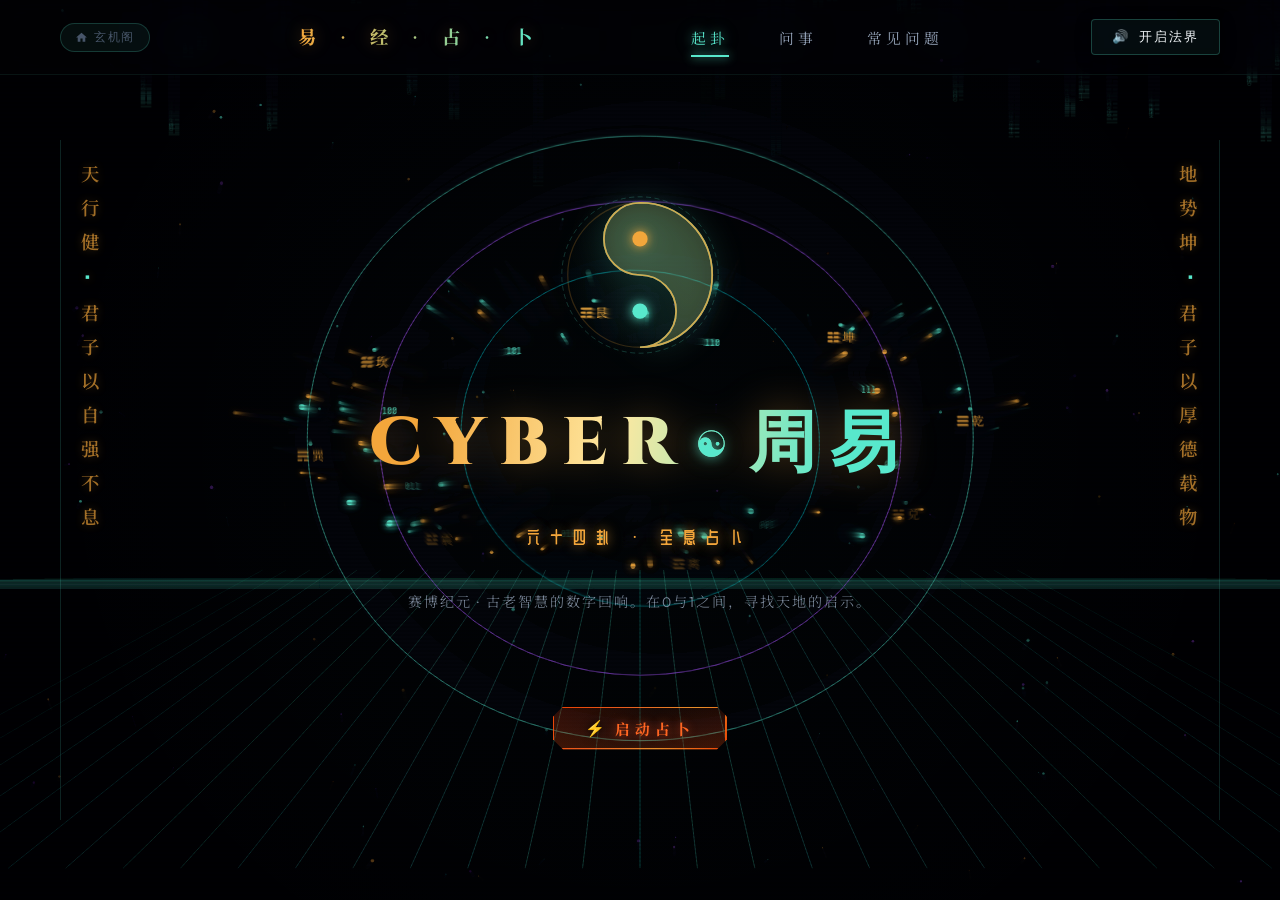
<file: 合集/算挂/index.html>
<!DOCTYPE html>
<html lang="zh-CN">
<head>
    <meta charset="UTF-8">
    <meta name="viewport" content="width=device-width, initial-scale=1.0">
    <title>赛博周易 · 全息天机占卜台</title>
    <meta name="description" content="赛博周易占卜系统。融合东方玄学水墨与科幻霓虹，提供画符仪式、爻线推演及AI解卦。">
    <link rel="stylesheet" href="style.css">
</head>
<body>

    <!-- 背景粒子与 3D 网格/球体画布 -->
    <canvas id="particle-canvas"></canvas>

    <!-- 顶部 HUD 导航栏 -->
    <header class="top-hud">
        <a href="../index.html" class="back-home-btn" title="返回玄机阁主页">
            <svg width="13" height="13" viewBox="0 0 24 24" fill="currentColor"><path d="M10 20v-6h4v6h5v-8h3L12 3 2 12h3v8z"/></svg>
            玄机阁
        </a>
        <div class="hud-logo">易 · 经 · 占 · 卜</div>
        <nav class="hud-nav">
            <span class="nav-item active" onclick="location.reload()">起卦</span>
            <span class="nav-item">问事</span>
            <span class="nav-item">常见问题</span>
        </nav>
        <div>
            <button id="audio-toggle-btn" class="audio-toggle">🔊 开启法界</button>
        </div>
    </header>

    <!-- 主界面容器 -->
    <main>

        <!-- SCREEN 1: 开启仪式 (主界面) -->
        <section id="screen-intro" class="screen active">
            <!-- 左侧边 HUD 诊断终端 -->
            <div class="intro-hud-left">
                <div class="hud-bar-vertical">
                    <span class="hud-char">天</span>
                    <span class="hud-char">行</span>
                    <span class="hud-char">健</span>
                    <span class="hud-dot">▪</span>
                    <span class="hud-char">君</span>
                    <span class="hud-char">子</span>
                    <span class="hud-char">以</span>
                    <span class="hud-char">自</span>
                    <span class="hud-char">强</span>
                    <span class="hud-char">不</span>
                    <span class="hud-char">息</span>
                </div>
            </div>

            <!-- 右侧边 HUD 诊断终端 -->
            <div class="intro-hud-right">
                <div class="hud-bar-vertical">
                    <span class="hud-char">地</span>
                    <span class="hud-char">势</span>
                    <span class="hud-char">坤</span>
                    <span class="hud-dot">▪</span>
                    <span class="hud-char">君</span>
                    <span class="hud-char">子</span>
                    <span class="hud-char">以</span>
                    <span class="hud-char">厚</span>
                    <span class="hud-char">德</span>
                    <span class="hud-char">载</span>
                    <span class="hud-char">物</span>
                </div>
            </div>

            <div class="intro-container">
                <!-- 核心太极旋转轮 (高科技 SVG 反应堆版) -->
                <div class="bagua-wheel-container" id="taiji-core-btn">
                    <svg class="taiji-svg-core" viewBox="0 0 200 200">
                        <!-- 外层刻度圈 -->
                        <circle class="core-outer-ring" cx="100" cy="100" r="92" fill="none" stroke="rgba(88, 232, 204, 0.25)" stroke-width="1" stroke-dasharray="6,4" />
                        <circle class="core-middle-ring" cx="100" cy="100" r="85" fill="none" stroke="rgba(243, 166, 59, 0.2)" stroke-width="1.5" />
                        
                        <!-- 旋转的太极双鱼图 -->
                        <g class="taiji-fishes">
                            <!-- 黑色/阴鱼 -->
                            <path d="M 100 15 A 42.5 42.5 0 0 0 100 100 A 42.5 42.5 0 0 1 100 185 A 85 85 0 0 0 100 15 Z" fill="rgba(88, 232, 204, 0.15)" stroke="rgba(88, 232, 204, 0.8)" stroke-width="2" />
                            <!-- 白色/阳鱼 -->
                            <path d="M 100 15 A 85 85 0 0 1 100 185 A 42.5 42.5 0 0 0 100 100 A 42.5 42.5 0 0 1 100 15 Z" fill="rgba(243, 166, 59, 0.15)" stroke="rgba(243, 166, 59, 0.8)" stroke-width="2" />
                            
                            <!-- 阴中之阳眼 (金黄) -->
                            <circle cx="100" cy="57.5" r="9" fill="var(--neon-gold)" class="pulse-eye-gold" />
                            <!-- 阳中之阴眼 (青绿) -->
                            <circle cx="100" cy="142.5" r="9" fill="var(--neon-blue)" class="pulse-eye-blue" />
                        </g>
                    </svg>
                </div>
                
                <h1 class="system-title">CYBER <span class="title-separator">☯</span> 周易</h1>
                <div class="system-tag">六十四卦 · 全息占卜</div>
                <p class="system-subtitle">赛博纪元 · 古老智慧的数字回响。在0与1之间，寻找天地的启示。</p>
                
                <div class="intro-buttons">
                    <!-- 主按钮：启动占卜 -->
                    <button id="btn-enter" class="btn-primary-oracle">
                        <span class="oracle-btn-corner tl"></span>
                        <span class="oracle-btn-corner tr"></span>
                        <span class="oracle-btn-corner bl"></span>
                        <span class="oracle-btn-corner br"></span>
                        <span class="oracle-btn-scan"></span>
                        <span class="oracle-btn-inner">
                            <span class="oracle-btn-icon">⚡</span>
                            <span class="oracle-btn-text">启动占卜</span>
                        </span>
                    </button>
                </div>
            </div>
        </section>

        <!-- SCREEN 2: 凝神画符与问事输入 (信息表单) -->
        <section id="screen-drawing" class="screen">
            <div class="form-container">
                <h2 class="form-main-title">起 卦</h2>
                <p class="form-main-subtitle">心诚则灵，静心默念你的问题，点击起卦</p>

                <!-- 问事信息卡片 -->
                <div class="form-card">
                    
                    <!-- 1. 问事类别 -->
                    <div class="form-group">
                        <label class="form-label">问事类别</label>
                        <select id="select-category" class="form-select">
                            <option value="">-- 请选择 --</option>
                            <option value="career">事业前途</option>
                            <option value="love">情缘人际</option>
                            <option value="wealth">财运亨通</option>
                            <option value="health">身心行止</option>
                            <option value="general">终生大局</option>
                        </select>
                    </div>

                    <!-- 2. 问题输入 -->
                    <div class="form-group">
                        <label class="form-label">你的问题或想说的话（可选）</label>
                        <textarea id="input-question" class="form-textarea" placeholder="可以写下具体想问的事，例如：我今年适合换工作吗？"></textarea>
                    </div>

                    <!-- 3. 画符板 -->
                    <div class="talisman-section">
                        <div class="talisman-header">
                            <span class="talisman-title">✦ 画符请愿</span>
                            <div class="brush-options">
                                <div class="brush-color-btn" data-color="cyan" style="background: #00f0ff;"></div>
                                <div class="brush-color-btn active" data-color="pink" style="background: #ff3c00;"></div>
                                <div class="brush-color-btn" data-color="gold" style="background: #ffd700;"></div>
                            </div>
                            <span class="talisman-subtitle">摹画符咒 · 以诚感天</span>
                        </div>
                        
                        <div class="talisman-board">
                            <!-- 画布 -->
                            <div class="canvas-wrapper">
                                <canvas id="drawing-canvas"></canvas>
                                <div id="canvas-hint" class="canvas-hint-overlay">
                                    <div class="canvas-hint-text">泼墨绘符</div>
                                </div>
                            </div>
                            
                            <!-- 符咒参考示例 -->
                            <div class="talisman-reference">
                                <svg class="ref-talisman-svg" viewBox="0 0 100 150">
                                    <path d="M 50 10 L 50 140 M 35 30 L 65 30 M 40 45 L 60 45 M 25 60 C 50 40, 50 80, 75 60 C 50 80, 50 110, 50 140 M 30 110 L 70 110" fill="none" stroke="rgba(255, 60, 0, 0.45)" stroke-width="2.5" />
                                </svg>
                                <span class="ref-talisman-label">镇天符</span>
                            </div>
                        </div>

                        <!-- 画布操作按钮 -->
                        <div class="talisman-buttons">
                            <button id="btn-clear" class="talisman-btn-clear">✕ 清除</button>
                            <button id="btn-confirm-drawing" class="talisman-btn-confirm">✓ 符成</button>
                        </div>
                    </div>

                    <!-- 4. 底部起卦主按钮 -->
                    <button id="btn-cast-init" class="btn-main-cast">☯ 起 卦</button>
                </div>
            </div>
        </section>

        <!-- SCREEN 3: 乾坤起卦 (掷币仪式) -->
        <section id="screen-divination" class="screen">
            <div class="casting-wrapper">
                <!-- 左侧：投币器 -->
                <div class="coins-container">
                    <div class="hud-title" style="margin-bottom: 10px;">[ 乾坤抛币阵 ]</div>
                    
                    <div class="coins-row">
                        <!-- 硬币 1 -->
                        <div class="coin" id="coin-1">
                            <div class="coin-side coin-front">
                                <div class="coin-inner-square"></div>
                                乾
                            </div>
                            <div class="coin-side coin-back">
                                <div class="coin-inner-square"></div>
                                坤
                            </div>
                        </div>
                        <!-- 硬币 2 -->
                        <div class="coin" id="coin-2">
                            <div class="coin-side coin-front">
                                <div class="coin-inner-square"></div>
                                乾
                            </div>
                            <div class="coin-side coin-back">
                                <div class="coin-inner-square"></div>
                                坤
                            </div>
                        </div>
                        <!-- 硬币 3 -->
                        <div class="coin" id="coin-3">
                            <div class="coin-side coin-front">
                                <div class="coin-inner-square"></div>
                                乾
                            </div>
                            <div class="coin-side coin-back">
                                <div class="coin-inner-square"></div>
                                坤
                            </div>
                        </div>
                    </div>

                    <div class="cast-count-indicator">
                        已推演卦象：<span id="cast-count" style="color: var(--neon-blue); font-weight: bold;">0</span> / 6 爻
                    </div>

                    <button id="btn-cast-coin" class="btn-cyber" style="width: 100%; max-width: 320px;">投掷铜钱（寻爻）</button>
                </div>

                <!-- 右侧：六爻生成显示器 -->
                <div class="hexagram-hud">
                    <div class="hexagram-hud-title">天机爻位</div>
                    <div id="yao-lines" class="yao-lines-list">
                        <!-- 六爻线由下至上生成 -->
                    </div>
                </div>
            </div>
        </section>

        <!-- SCREEN 4: 赛博解卦 (结果报告) -->
        <section id="screen-result" class="screen">
            <div class="result-wrapper">
                <!-- 左侧：结缘卡片 -->
                <div class="result-card-container">
                    <div class="card-header">
                        <div class="card-title-sec">
                            <div id="card-hex-name" class="card-hex-name">乾为天</div>
                            <div id="card-hex-cyber" class="card-hex-cyber">天枢协议 · 无限算力</div>
                        </div>
                        <div id="card-hex-symbol" class="card-hex-symbol">䷀</div>
                    </div>
                    
                    <!-- 卡片中间的六爻图 -->
                    <div id="card-lines" class="card-body-lines">
                        <!-- 六爻复制至此 -->
                    </div>

                    <div id="card-judgment" class="card-judgment">
                        卦辞：<span id="card-judgment-text">元亨利贞。</span>
                    </div>

                    <div class="card-footer">
                        <span>天机已锁 // SECURE HASH</span>
                        <span>赛博天机台结缘</span>
                    </div>
                </div>

                <!-- 右侧：AI 终端屏幕 -->
                <div class="result-ai-console">
                    <div class="console-header">
                        <span>TERMINAL: AI_ORACLE_DECRYPTOR</span>
                        <div class="console-dots">
                            <span class="console-dot"></span>
                            <span class="console-dot"></span>
                            <span class="console-dot"></span>
                        </div>
                    </div>
                    
                    <div class="console-body" id="console-text-body">
                        <!-- AI打字机逐字输出 -->
                    </div>

                    <div class="console-footer">
                        <button id="btn-restart" class="btn-secondary">再次占卜 (重置)</button>
                    </div>
                </div>
            </div>
        </section>

    </main>

    <!-- 顺序加载JS逻辑模块 -->
    <script src="iching.js"></script>
    <script src="particles.js"></script>
    <script src="app.js"></script>
</body>
</html>
</file>
<file: assets/portal.css>
:root {
    --bg-deep: #03000f;
    --bg-soft: #0a0520;
    --gold: #e8c872;
    --gold-soft: #ffe7a8;
    --rose: #ff5ec8;
    --cyan: #4de8ff;
    --violet: #9b6dff;
    --jade: #58f5b8;
    --text: #f7f3ff;
    --text-muted: #9b95b8;
    --glass: rgba(12, 8, 34, 0.62);
    --glass-border: rgba(255, 255, 255, 0.1);
    --shadow-soft: 0 24px 80px rgba(0, 0, 0, 0.45);
    --ease-out: cubic-bezier(0.22, 1, 0.36, 1);
}

*, *::before, *::after {
    box-sizing: border-box;
    margin: 0;
    padding: 0;
}

html {
    scroll-behavior: smooth;
}

body {
    min-height: 100vh;
    overflow-x: hidden;
    background: var(--bg-deep);
    color: var(--text);
    font-family: 'Outfit', 'Noto Serif SC', sans-serif;
    position: relative;
}

body::before {
    content: '';
    position: fixed;
    inset: 0;
    background:
        radial-gradient(circle at 15% 18%, rgba(77, 232, 255, 0.16), transparent 28%),
        radial-gradient(circle at 82% 12%, rgba(155, 109, 255, 0.18), transparent 30%),
        radial-gradient(circle at 58% 88%, rgba(232, 200, 114, 0.12), transparent 32%),
        radial-gradient(circle at 8% 78%, rgba(255, 94, 200, 0.1), transparent 24%);
    filter: blur(28px);
    opacity: 0.95;
    z-index: 0;
    pointer-events: none;
}

body::after {
    content: '';
    position: fixed;
    inset: 0;
    background:
        radial-gradient(circle at center, transparent 36%, rgba(3, 0, 15, 0.9) 100%),
        url("data:image/svg+xml,%3Csvg viewBox='0 0 256 256' xmlns='http://www.w3.org/2000/svg'%3E%3Cfilter id='n'%3E%3CfeTurbulence type='fractalNoise' baseFrequency='0.9' numOctaves='4' stitchTiles='stitch'/%3E%3C/filter%3E%3Crect width='100%25' height='100%25' filter='url(%23n)' opacity='0.05'/%3E%3C/svg%3E");
    z-index: 1;
    pointer-events: none;
}

#bg-canvas,
#spotlight,
.bg-runes {
    position: fixed;
    inset: 0;
    pointer-events: none;
}

#bg-canvas { z-index: 0; }
.bg-runes { z-index: 1; overflow: hidden; }
#spotlight {
    z-index: 1;
    background: radial-gradient(circle 360px at var(--mx, 50%) var(--my, 50%), rgba(255, 255, 255, 0.08), transparent 70%);
    opacity: 0.55;
    transition: opacity 0.35s ease;
}

.site-shell {
    position: relative;
    z-index: 2;
    width: min(1240px, calc(100% - 2.4rem));
    margin: 0 auto;
    padding: 1.2rem 0 4rem;
}

.top-bar {
    display: flex;
    align-items: center;
    justify-content: space-between;
    gap: 1rem;
    padding: 0.85rem 1rem;
    border-radius: 999px;
    border: 1px solid rgba(255, 255, 255, 0.08);
    background: rgba(8, 5, 24, 0.55);
    backdrop-filter: blur(18px);
    box-shadow: 0 10px 40px rgba(0, 0, 0, 0.28);
}

.brand-mark {
    display: flex;
    align-items: center;
    gap: 0.75rem;
    text-decoration: none;
    color: inherit;
}

.brand-sigil {
    width: 38px;
    height: 38px;
    border-radius: 50%;
    display: grid;
    place-items: center;
    color: var(--gold-soft);
    background: radial-gradient(circle, rgba(255, 231, 168, 0.18), rgba(232, 200, 114, 0.04));
    border: 1px solid rgba(255, 231, 168, 0.24);
    box-shadow: 0 0 24px rgba(232, 200, 114, 0.22);
}

.brand-title {
    display: block;
    font-family: 'Cinzel', serif;
    font-size: 0.82rem;
    letter-spacing: 0.2em;
    color: var(--gold-soft);
}

.brand-subtitle {
    display: block;
    margin-top: 0.1rem;
    font-size: 0.62rem;
    letter-spacing: 0.16em;
    color: rgba(247, 243, 255, 0.45);
}

.top-links {
    display: flex;
    align-items: center;
    gap: 0.45rem;
    flex-wrap: wrap;
}

.top-link {
    color: var(--text-muted);
    text-decoration: none;
    font-size: 0.72rem;
    letter-spacing: 0.12em;
    padding: 0.5rem 0.85rem;
    border-radius: 999px;
    border: 1px solid transparent;
    transition: all 0.28s var(--ease-out);
}

.top-link:hover,
.top-link.active {
    color: var(--gold-soft);
    border-color: rgba(232, 200, 114, 0.28);
    background: rgba(232, 200, 114, 0.08);
}

.hero {
    display: grid;
    grid-template-columns: 1.1fr 0.9fr;
    gap: 2.5rem;
    align-items: center;
    padding: 4.5rem 0 3.5rem;
}

.hero-copy-block {
    max-width: 620px;
}

.hero-kicker {
    display: inline-flex;
    align-items: center;
    gap: 0.55rem;
    padding: 0.45rem 0.9rem;
    border-radius: 999px;
    border: 1px solid rgba(77, 232, 255, 0.18);
    background: rgba(77, 232, 255, 0.06);
    color: rgba(247, 243, 255, 0.72);
    font-size: 0.68rem;
    letter-spacing: 0.18em;
    text-transform: uppercase;
}

.hero-kicker .dot {
    width: 7px;
    height: 7px;
    border-radius: 50%;
    background: var(--cyan);
    box-shadow: 0 0 14px var(--cyan);
    animation: pulse-dot 2.4s ease-in-out infinite;
}

@keyframes pulse-dot {
    0%, 100% { transform: scale(1); opacity: 0.8; }
    50% { transform: scale(1.25); opacity: 1; }
}

.hero-title-en {
    margin-top: 1.4rem;
    font-family: 'Cinzel', serif;
    font-size: clamp(2.6rem, 5vw, 4.4rem);
    font-weight: 900;
    letter-spacing: 0.12em;
    line-height: 1.05;
    background: linear-gradient(120deg, #fff7df 0%, #e8c872 35%, #fff2c8 55%, #d4a94a 100%);
    background-size: 200% auto;
    -webkit-background-clip: text;
    -webkit-text-fill-color: transparent;
    background-clip: text;
    animation: shine 7s linear infinite;
    filter: drop-shadow(0 0 24px rgba(232, 200, 114, 0.28));
}

@keyframes shine {
    to { background-position: 200% center; }
}

.hero-title-cn {
    margin-top: 0.45rem;
    font-family: 'Ma Shan Zheng', 'Noto Serif SC', serif;
    font-size: clamp(2.4rem, 4.5vw, 3.8rem);
    letter-spacing: 0.28em;
    color: var(--gold-soft);
    text-shadow: 0 0 30px rgba(255, 231, 168, 0.35);
}

.hero-subtitle {
    margin-top: 1rem;
    color: var(--text-muted);
    font-size: 0.82rem;
    letter-spacing: 0.22em;
}

.hero-desc {
    margin-top: 1.35rem;
    color: rgba(247, 243, 255, 0.76);
    font-size: clamp(0.98rem, 1.5vw, 1.12rem);
    line-height: 1.95;
    font-weight: 300;
}

.hero-actions {
    display: flex;
    flex-wrap: wrap;
    gap: 0.8rem;
    margin-top: 2rem;
}

.hero-btn {
    display: inline-flex;
    align-items: center;
    gap: 0.55rem;
    padding: 0.85rem 1.35rem;
    border-radius: 999px;
    text-decoration: none;
    font-size: 0.82rem;
    letter-spacing: 0.12em;
    transition: transform 0.3s var(--ease-out), box-shadow 0.3s var(--ease-out), background 0.3s ease;
}

.hero-btn.primary {
    color: #1a1028;
    background: linear-gradient(135deg, #ffe7a8, #e8c872);
    box-shadow: 0 12px 30px rgba(232, 200, 114, 0.28);
}

.hero-btn.ghost {
    color: var(--text);
    border: 1px solid rgba(255, 255, 255, 0.12);
    background: rgba(255, 255, 255, 0.04);
}

.hero-btn:hover {
    transform: translateY(-2px);
}

.hero-metrics {
    display: grid;
    grid-template-columns: repeat(3, minmax(0, 1fr));
    gap: 0.75rem;
    margin-top: 2rem;
}

.metric-pill {
    padding: 0.9rem 1rem;
    border-radius: 18px;
    border: 1px solid rgba(255, 255, 255, 0.08);
    background: linear-gradient(180deg, rgba(255, 255, 255, 0.05), rgba(255, 255, 255, 0.02));
    backdrop-filter: blur(12px);
}

.metric-value {
    display: block;
    font-family: 'Cinzel', serif;
    color: var(--gold-soft);
    font-size: 1.05rem;
    letter-spacing: 0.1em;
}

.metric-label {
    display: block;
    margin-top: 0.25rem;
    color: rgba(247, 243, 255, 0.45);
    font-size: 0.68rem;
    letter-spacing: 0.14em;
}

.hero-visual {
    position: relative;
    min-height: 420px;
    display: grid;
    place-items: center;
}

.aura-ring {
    position: absolute;
    border-radius: 50%;
    border: 1px solid rgba(255, 255, 255, 0.08);
}

.aura-ring.r1 {
    width: 360px;
    height: 360px;
    border-color: rgba(232, 200, 114, 0.22);
    animation: spin 28s linear infinite;
}

.aura-ring.r2 {
    width: 290px;
    height: 290px;
    border-style: dashed;
    border-color: rgba(77, 232, 255, 0.22);
    animation: spin 18s linear infinite reverse;
}

.aura-ring.r3 {
    width: 220px;
    height: 220px;
    border-color: rgba(155, 109, 255, 0.28);
    animation: spin 12s linear infinite;
}

@keyframes spin {
    to { transform: rotate(360deg); }
}

.hero-core {
    position: relative;
    width: 180px;
    height: 180px;
    border-radius: 50%;
    display: grid;
    place-items: center;
    font-size: 3rem;
    color: var(--gold-soft);
    background: radial-gradient(circle, rgba(255, 231, 168, 0.16), rgba(12, 8, 34, 0.2));
    border: 1px solid rgba(255, 231, 168, 0.22);
    box-shadow:
        0 0 40px rgba(232, 200, 114, 0.18),
        inset 0 0 30px rgba(255, 255, 255, 0.04);
    animation: float-core 5s ease-in-out infinite;
}

@keyframes float-core {
    0%, 100% { transform: translateY(0); }
    50% { transform: translateY(-10px); }
}

.floating-chip {
    position: absolute;
    padding: 0.55rem 0.8rem;
    border-radius: 999px;
    border: 1px solid rgba(255, 255, 255, 0.1);
    background: rgba(8, 5, 24, 0.72);
    backdrop-filter: blur(12px);
    font-size: 0.68rem;
    letter-spacing: 0.12em;
    color: rgba(247, 243, 255, 0.72);
    animation: float-chip 6s ease-in-out infinite;
}

.floating-chip.c1 { top: 12%; left: 4%; animation-delay: 0s; }
.floating-chip.c2 { top: 18%; right: 0; animation-delay: 1s; color: #ffd6f4; border-color: rgba(255, 94, 200, 0.22); }
.floating-chip.c3 { bottom: 16%; left: 0; animation-delay: 2s; color: #b8fff0; border-color: rgba(88, 245, 184, 0.22); }

@keyframes float-chip {
    0%, 100% { transform: translateY(0); }
    50% { transform: translateY(-8px); }
}

.section-head {
    display: flex;
    align-items: end;
    justify-content: space-between;
    gap: 1rem;
    margin-bottom: 1.6rem;
}

.section-kicker {
    font-family: 'Cinzel', serif;
    font-size: 0.72rem;
    letter-spacing: 0.42em;
    color: var(--text-muted);
    text-transform: uppercase;
}

.section-title {
    margin-top: 0.45rem;
    font-family: 'Noto Serif SC', serif;
    font-size: clamp(1.5rem, 2.4vw, 2rem);
    letter-spacing: 0.18em;
    color: var(--gold-soft);
}

.section-note {
    max-width: 320px;
    color: rgba(247, 243, 255, 0.48);
    font-size: 0.82rem;
    line-height: 1.7;
    text-align: right;
}

.cards-grid {
    display: grid;
    grid-template-columns: repeat(3, minmax(0, 1fr));
    gap: 1.4rem;
}

.portal-card {
    --accent: var(--cyan);
    --accent-soft: rgba(77, 232, 255, 0.14);
    position: relative;
    overflow: hidden;
    min-height: 100%;
    border-radius: 24px;
    border: 1px solid rgba(255, 255, 255, 0.09);
    background: linear-gradient(180deg, rgba(18, 12, 42, 0.88), rgba(8, 5, 22, 0.72));
    backdrop-filter: blur(18px);
    text-decoration: none;
    color: inherit;
    box-shadow: var(--shadow-soft);
    transform-style: preserve-3d;
    transition: transform 0.45s var(--ease-out), box-shadow 0.45s var(--ease-out), border-color 0.35s ease;
    animation: rise-in 0.8s var(--ease-out) both;
}

.portal-card:nth-child(1) { animation-delay: 0.08s; }
.portal-card:nth-child(2) { animation-delay: 0.16s; }
.portal-card:nth-child(3) { animation-delay: 0.24s; }

@keyframes rise-in {
    from { opacity: 0; transform: translateY(28px); }
    to { opacity: 1; transform: translateY(0); }
}

.portal-card::before {
    content: '';
    position: absolute;
    inset: 0;
    background: radial-gradient(circle at var(--cx, 50%) var(--cy, 0%), var(--accent-soft), transparent 58%);
    opacity: 0;
    transition: opacity 0.35s ease;
    pointer-events: none;
}

.portal-card::after {
    content: '';
    position: absolute;
    top: 0;
    left: 0;
    right: 0;
    height: 2px;
    background: linear-gradient(90deg, transparent, var(--accent), transparent);
}

.portal-card:hover {
    transform: translateY(-8px);
    border-color: rgba(255, 255, 255, 0.16);
    box-shadow: 0 28px 70px rgba(0, 0, 0, 0.42), 0 0 0 1px rgba(255, 255, 255, 0.05);
}

.portal-card:hover::before { opacity: 1; }

.card-oracle { --accent: #ff5ec8; --accent-soft: rgba(255, 94, 200, 0.16); }
.card-ziwei { --accent: #e8c872; --accent-soft: rgba(232, 200, 114, 0.16); }
.card-iching { --accent: #58f5b8; --accent-soft: rgba(88, 245, 184, 0.14); }

.card-preview {
    position: relative;
    height: 148px;
    overflow: hidden;
    border-bottom: 1px solid rgba(255, 255, 255, 0.06);
}

.card-preview svg {
    position: absolute;
    inset: 0;
    width: 100%;
    height: 100%;
}

.card-preview .preview-glow {
    position: absolute;
    inset: auto 18% 18% 18%;
    height: 42px;
    border-radius: 999px;
    filter: blur(24px);
    opacity: 0.65;
}

.card-oracle .preview-glow { background: linear-gradient(90deg, #ff5ec8, #4de8ff); }
.card-ziwei .preview-glow { background: linear-gradient(90deg, #e8c872, #fff0c8); }
.card-iching .preview-glow { background: linear-gradient(90deg, #58f5b8, #4de8ff); }

.card-body {
    position: relative;
    z-index: 1;
    padding: 1.45rem 1.4rem 1.55rem;
    display: flex;
    flex-direction: column;
    min-height: calc(100% - 148px);
}

.card-top {
    display: flex;
    align-items: center;
    justify-content: space-between;
    gap: 0.8rem;
    margin-bottom: 1rem;
}

.card-index {
    font-family: 'Cinzel', serif;
    font-size: 0.72rem;
    letter-spacing: 0.18em;
    color: rgba(247, 243, 255, 0.34);
}

.card-badge {
    padding: 0.28rem 0.72rem;
    border-radius: 999px;
    border: 1px solid rgba(255, 255, 255, 0.1);
    font-family: 'Cinzel', serif;
    font-size: 0.62rem;
    letter-spacing: 0.14em;
    color: rgba(247, 243, 255, 0.62);
}

.card-name-en {
    font-family: 'Cinzel', serif;
    font-size: 0.7rem;
    letter-spacing: 0.28em;
    color: var(--text-muted);
    text-transform: uppercase;
}

.card-name-cn {
    margin-top: 0.35rem;
    font-family: 'Noto Serif SC', serif;
    font-size: 1.85rem;
    font-weight: 700;
    letter-spacing: 0.12em;
    line-height: 1.2;
    background: linear-gradient(135deg, #fff, var(--accent));
    -webkit-background-clip: text;
    -webkit-text-fill-color: transparent;
    background-clip: text;
}

.card-desc {
    margin-top: 0.85rem;
    color: var(--text-muted);
    font-size: 0.88rem;
    line-height: 1.75;
    font-weight: 300;
}

.card-meta {
    display: grid;
    grid-template-columns: repeat(2, minmax(0, 1fr));
    gap: 0.55rem;
    margin-top: 1.1rem;
}

.meta-item {
    padding: 0.68rem 0.75rem;
    border-radius: 14px;
    border: 1px solid rgba(255, 255, 255, 0.07);
    background: rgba(255, 255, 255, 0.03);
}

.meta-label {
    display: block;
    font-size: 0.6rem;
    letter-spacing: 0.14em;
    color: rgba(247, 243, 255, 0.36);
    text-transform: uppercase;
}

.meta-value {
    display: block;
    margin-top: 0.2rem;
    font-size: 0.78rem;
    color: rgba(247, 243, 255, 0.8);
}

.card-tags {
    display: flex;
    flex-wrap: wrap;
    gap: 0.45rem;
    margin-top: 1.1rem;
}

.tag {
    padding: 0.24rem 0.62rem;
    border-radius: 999px;
    border: 1px solid rgba(255, 255, 255, 0.08);
    background: rgba(255, 255, 255, 0.03);
    color: rgba(247, 243, 255, 0.58);
    font-size: 0.66rem;
    letter-spacing: 0.06em;
}

.card-cta {
    margin-top: auto;
    padding-top: 1.35rem;
    display: flex;
    align-items: center;
    justify-content: space-between;
    font-family: 'Cinzel', serif;
    font-size: 0.8rem;
    letter-spacing: 0.14em;
    color: rgba(247, 243, 255, 0.72);
}

.card-cta .arrow {
    transition: transform 0.3s var(--ease-out);
}

.portal-card:hover .card-cta .arrow {
    transform: translateX(6px);
}

.site-footer {
    margin-top: 4rem;
    text-align: center;
    color: rgba(155, 149, 184, 0.55);
    font-family: 'Cinzel', serif;
    font-size: 0.72rem;
    letter-spacing: 0.18em;
}

.site-footer .line {
    display: block;
    width: 220px;
    height: 1px;
    margin: 0 auto 1rem;
    background: linear-gradient(90deg, transparent, rgba(232, 200, 114, 0.35), transparent);
}

.bg-rune {
    position: absolute;
    color: rgba(232, 200, 114, 0.05);
    animation: drift linear infinite;
    white-space: nowrap;
}

@keyframes drift {
    0% { transform: translateY(110vh) rotate(0deg); opacity: 0; }
    8% { opacity: 0.06; }
    92% { opacity: 0.06; }
    100% { transform: translateY(-20vh) rotate(360deg); opacity: 0; }
}

.top-link:focus-visible,
.portal-card:focus-visible,
.hero-btn:focus-visible,
.brand-mark:focus-visible {
    outline: 2px solid var(--gold-soft);
    outline-offset: 4px;
}

@media (max-width: 980px) {
    .hero {
        grid-template-columns: 1fr;
        padding-top: 3rem;
    }

    .hero-visual {
        min-height: 320px;
        order: -1;
    }

    .aura-ring.r1 { width: 280px; height: 280px; }
    .aura-ring.r2 { width: 220px; height: 220px; }
    .aura-ring.r3 { width: 170px; height: 170px; }

    .cards-grid {
        grid-template-columns: 1fr;
    }

    .section-head {
        flex-direction: column;
        align-items: flex-start;
    }

    .section-note {
        text-align: left;
    }
}

@media (max-width: 700px) {
    .site-shell {
        width: calc(100% - 1.4rem);
    }

    .top-bar {
        border-radius: 22px;
        flex-direction: column;
        align-items: stretch;
    }

    .top-links {
        justify-content: space-between;
    }

    .top-link {
        flex: 1;
        text-align: center;
        padding-inline: 0.35rem;
    }

    .hero-title-cn {
        letter-spacing: 0.18em;
    }

    .hero-metrics,
    .card-meta {
        grid-template-columns: 1fr;
    }

    .hero-actions {
        flex-direction: column;
    }

    .hero-btn {
        justify-content: center;
    }
}

@media (prefers-reduced-motion: reduce) {
    *, *::before, *::after {
        animation-duration: 0.001ms !important;
        animation-iteration-count: 1 !important;
        transition-duration: 0.001ms !important;
        scroll-behavior: auto !important;
    }
}
</file>
<file: assets/auth.css>
/* ============================================================
   玄机阁 · 用户与积分系统 UI
   悬浮账户组件 / 登录弹窗 / 积分不足弹窗 / Toast
   ============================================================ */

.xjg-widget {
    --xjg-gold: #e8c872;
    --xjg-gold-soft: #ffe7a8;
    --xjg-cyan: #4de8ff;
    --xjg-rose: #ff5ec8;
    --xjg-bg: rgba(12, 8, 34, 0.72);
    --xjg-border: rgba(255, 255, 255, 0.12);
    position: fixed;
    top: 20px;
    right: 20px;
    z-index: 9999;
    font-family: 'Outfit', 'Noto Sans SC', 'Noto Serif SC', sans-serif;
}

/* 悬浮按钮 */
.xjg-widget-btn {
    display: inline-flex;
    align-items: center;
    gap: 8px;
    padding: 6px 12px 6px 6px;
    border-radius: 999px;
    border: 1px solid var(--xjg-border);
    background: var(--xjg-bg);
    backdrop-filter: blur(18px);
    -webkit-backdrop-filter: blur(18px);
    color: #f7f3ff;
    cursor: pointer;
    box-shadow: 0 10px 32px rgba(0, 0, 0, 0.35);
    transition: transform 0.25s ease, border-color 0.25s ease, box-shadow 0.25s ease;
    font-size: 0.78rem;
    letter-spacing: 0.04em;
    white-space: nowrap;
}

.xjg-widget-btn:hover {
    transform: translateY(-2px);
    border-color: rgba(232, 200, 114, 0.45);
    box-shadow: 0 14px 38px rgba(0, 0, 0, 0.42), 0 0 0 1px rgba(232, 200, 114, 0.12);
}

.xjg-avatar {
    display: grid;
    place-items: center;
    width: 30px;
    height: 30px;
    border-radius: 50%;
    color: var(--xjg-gold-soft);
    font-weight: 700;
    background: radial-gradient(circle, rgba(255, 231, 168, 0.22), rgba(232, 200, 114, 0.05));
    border: 1px solid rgba(255, 231, 168, 0.28);
    box-shadow: 0 0 16px rgba(232, 200, 114, 0.25);
}

.xjg-widget-label {
    padding-right: 6px;
    color: rgba(247, 243, 255, 0.82);
}

.xjg-name {
    max-width: 90px;
    overflow: hidden;
    text-overflow: ellipsis;
    color: rgba(247, 243, 255, 0.9);
}

.xjg-points {
    padding: 3px 9px;
    border-radius: 999px;
    background: linear-gradient(135deg, rgba(255, 231, 168, 0.16), rgba(232, 200, 114, 0.06));
    border: 1px solid rgba(232, 200, 114, 0.28);
    color: var(--xjg-gold-soft);
    font-size: 0.74rem;
    letter-spacing: 0.05em;
}

/* 下拉面板 */
.xjg-panel {
    position: absolute;
    top: calc(100% + 10px);
    right: 0;
    width: 248px;
    padding: 14px;
    border-radius: 18px;
    border: 1px solid rgba(255, 255, 255, 0.12);
    background: linear-gradient(180deg, rgba(16, 10, 40, 0.94), rgba(8, 5, 22, 0.96));
    backdrop-filter: blur(22px);
    -webkit-backdrop-filter: blur(22px);
    box-shadow: 0 26px 70px rgba(0, 0, 0, 0.5);
    opacity: 0;
    visibility: hidden;
    transform: translateY(-8px) scale(0.98);
    transform-origin: top right;
    transition: opacity 0.24s ease, transform 0.24s ease, visibility 0.24s;
}

.xjg-panel.open {
    opacity: 1;
    visibility: visible;
    transform: translateY(0) scale(1);
}

.xjg-panel-head {
    display: flex;
    align-items: center;
    gap: 10px;
    padding-bottom: 12px;
    border-bottom: 1px solid rgba(255, 255, 255, 0.08);
}

.xjg-panel-avatar {
    display: grid;
    place-items: center;
    width: 38px;
    height: 38px;
    border-radius: 50%;
    color: var(--xjg-gold-soft);
    font-weight: 700;
    background: radial-gradient(circle, rgba(255, 231, 168, 0.22), rgba(232, 200, 114, 0.05));
    border: 1px solid rgba(255, 231, 168, 0.28);
}

.xjg-panel-name {
    font-size: 0.92rem;
    font-weight: 600;
    color: #f7f3ff;
}

.xjg-panel-sub {
    margin-top: 2px;
    font-size: 0.66rem;
    letter-spacing: 0.14em;
    color: rgba(247, 243, 255, 0.42);
}

.xjg-panel-balance {
    display: flex;
    align-items: center;
    justify-content: space-between;
    margin-top: 12px;
    padding: 10px 12px;
    border-radius: 12px;
    background: rgba(255, 255, 255, 0.04);
    border: 1px solid rgba(255, 255, 255, 0.07);
    font-size: 0.76rem;
    color: rgba(247, 243, 255, 0.6);
}

.xjg-panel-balance strong {
    color: var(--xjg-gold-soft);
    font-size: 0.92rem;
}

.xjg-panel-tip {
    margin: 10px 2px 0;
    font-size: 0.66rem;
    line-height: 1.6;
    color: rgba(247, 243, 255, 0.4);
}

.xjg-panel-btn {
    width: 100%;
    margin-top: 8px;
    padding: 9px 12px;
    border-radius: 12px;
    border: 1px solid rgba(255, 255, 255, 0.1);
    background: rgba(255, 255, 255, 0.04);
    color: rgba(247, 243, 255, 0.82);
    font-size: 0.78rem;
    cursor: pointer;
    transition: border-color 0.25s ease, background 0.25s ease, color 0.25s ease;
}

.xjg-panel-btn:hover {
    border-color: rgba(255, 255, 255, 0.22);
    background: rgba(255, 255, 255, 0.08);
}

.xjg-panel-btn-primary {
    color: #1a1028;
    font-weight: 600;
    background: linear-gradient(135deg, #ffe7a8, #e8c872);
    border-color: transparent;
    box-shadow: 0 8px 20px rgba(232, 200, 114, 0.24);
}

.xjg-panel-btn-primary:hover {
    background: linear-gradient(135deg, #fff0c4, #f0d488);
    border-color: transparent;
}

/* 弹窗遮罩 */
.xjg-overlay {
    position: fixed;
    inset: 0;
    z-index: 10000;
    display: grid;
    place-items: center;
    padding: 1.2rem;
    background: rgba(2, 0, 10, 0.72);
    backdrop-filter: blur(10px);
    -webkit-backdrop-filter: blur(10px);
    opacity: 0;
    visibility: hidden;
    transition: opacity 0.28s ease, visibility 0.28s ease;
}

.xjg-overlay.open {
    opacity: 1;
    visibility: visible;
}

.xjg-modal {
    position: relative;
    width: min(380px, 100%);
    padding: 22px 22px 20px;
    border-radius: 22px;
    border: 1px solid rgba(255, 255, 255, 0.14);
    background: linear-gradient(180deg, rgba(18, 11, 44, 0.97), rgba(8, 5, 22, 0.98));
    box-shadow: 0 30px 90px rgba(0, 0, 0, 0.6), inset 0 1px 0 rgba(255, 255, 255, 0.06);
    transform: translateY(14px) scale(0.98);
    transition: transform 0.28s cubic-bezier(0.22, 1, 0.36, 1);
}

.xjg-overlay.open .xjg-modal {
    transform: translateY(0) scale(1);
}

.xjg-modal-sm {
    width: min(340px, 100%);
}

.xjg-close {
    position: absolute;
    top: 14px;
    right: 14px;
    width: 30px;
    height: 30px;
    border-radius: 50%;
    border: 1px solid rgba(255, 255, 255, 0.1);
    background: rgba(255, 255, 255, 0.04);
    color: rgba(247, 243, 255, 0.6);
    font-size: 1rem;
    line-height: 1;
    cursor: pointer;
    transition: all 0.22s ease;
}

.xjg-close:hover {
    color: #fff;
    border-color: rgba(255, 94, 200, 0.4);
    background: rgba(255, 94, 200, 0.08);
}

.xjg-modal-head {
    display: flex;
    align-items: center;
    gap: 12px;
    margin-bottom: 16px;
}

.xjg-modal-sigil {
    display: grid;
    place-items: center;
    width: 44px;
    height: 44px;
    border-radius: 14px;
    color: var(--xjg-gold-soft);
    font-size: 1.2rem;
    background: radial-gradient(circle, rgba(255, 231, 168, 0.2), rgba(232, 200, 114, 0.05));
    border: 1px solid rgba(255, 231, 168, 0.28);
    box-shadow: 0 0 22px rgba(232, 200, 114, 0.22);
}

.xjg-modal-head h3 {
    margin: 0;
    font-family: 'Noto Serif SC', serif;
    font-size: 1.15rem;
    letter-spacing: 0.06em;
    color: var(--xjg-gold-soft);
}

.xjg-modal-head p {
    margin: 3px 0 0;
    font-size: 0.68rem;
    letter-spacing: 0.06em;
    color: rgba(247, 243, 255, 0.45);
}

/* 切换 Tab */
.xjg-tabs {
    display: grid;
    grid-template-columns: 1fr 1fr;
    gap: 4px;
    padding: 4px;
    margin-bottom: 16px;
    border-radius: 12px;
    background: rgba(255, 255, 255, 0.04);
    border: 1px solid rgba(255, 255, 255, 0.06);
}

.xjg-tab {
    padding: 8px;
    border: none;
    border-radius: 9px;
    background: transparent;
    color: rgba(247, 243, 255, 0.5);
    font-size: 0.8rem;
    cursor: pointer;
    transition: all 0.22s ease;
}

.xjg-tab.active {
    color: #1a1028;
    font-weight: 600;
    background: linear-gradient(135deg, #ffe7a8, #e8c872);
}

/* 表单 */
.xjg-field {
    margin-bottom: 12px;
}

.xjg-field label {
    display: block;
    margin-bottom: 6px;
    font-size: 0.68rem;
    letter-spacing: 0.1em;
    color: rgba(247, 243, 255, 0.5);
}

.xjg-field input {
    width: 100%;
    padding: 11px 13px;
    border-radius: 12px;
    border: 1px solid rgba(255, 255, 255, 0.1);
    background: rgba(255, 255, 255, 0.04);
    color: #f7f3ff;
    font-size: 0.88rem;
    outline: none;
    transition: border-color 0.22s ease, box-shadow 0.22s ease;
}

.xjg-field input:focus {
    border-color: rgba(232, 200, 114, 0.5);
    box-shadow: 0 0 0 3px rgba(232, 200, 114, 0.12);
}

.xjg-field input::placeholder {
    color: rgba(247, 243, 255, 0.3);
}

.xjg-submit {
    width: 100%;
    margin-top: 4px;
    padding: 12px;
    border: none;
    border-radius: 12px;
    background: linear-gradient(135deg, #ffe7a8, #e8c872);
    color: #1a1028;
    font-size: 0.88rem;
    font-weight: 700;
    letter-spacing: 0.1em;
    cursor: pointer;
    box-shadow: 0 10px 26px rgba(232, 200, 114, 0.26);
    transition: transform 0.2s ease, box-shadow 0.2s ease;
}

.xjg-submit:hover {
    transform: translateY(-1px);
    box-shadow: 0 14px 32px rgba(232, 200, 114, 0.34);
}

.xjg-submit-ghost {
    margin-top: 8px;
    background: transparent;
    color: rgba(247, 243, 255, 0.78);
    border: 1px solid rgba(255, 255, 255, 0.12);
    box-shadow: none;
    font-weight: 500;
}

.xjg-submit-ghost:hover {
    background: rgba(255, 255, 255, 0.05);
    border-color: rgba(255, 255, 255, 0.22);
    box-shadow: none;
}

.xjg-error {
    min-height: 16px;
    margin: 10px 0 2px;
    text-align: center;
    color: #ff8fb3;
    font-size: 0.72rem;
}

.xjg-modal-tip {
    margin-top: 12px;
    text-align: center;
    color: rgba(247, 243, 255, 0.36);
    font-size: 0.64rem;
    line-height: 1.7;
}

.xjg-recharge-balance {
    margin-bottom: 14px;
    padding: 12px;
    border-radius: 12px;
    text-align: center;
    background: rgba(255, 255, 255, 0.04);
    border: 1px solid rgba(255, 255, 255, 0.07);
    color: rgba(247, 243, 255, 0.7);
    font-size: 0.82rem;
}

.xjg-recharge-balance strong {
    color: var(--xjg-gold-soft);
    font-size: 1rem;
}

/* 按钮上的积分消耗徽标 */
.xjg-cost {
    display: inline-block;
    margin-left: 8px;
    padding: 2px 9px;
    border-radius: 999px;
    font-size: 0.62em;
    font-weight: 600;
    letter-spacing: 0.05em;
    line-height: 1.5;
    vertical-align: middle;
    color: #ffe7a8;
    background: rgba(232, 200, 114, 0.12);
    border: 1px solid rgba(232, 200, 114, 0.32);
    white-space: nowrap;
}

/* Toast 提示 */
.xjg-toasts {
    position: fixed;
    bottom: 24px;
    left: 50%;
    transform: translateX(-50%);
    z-index: 10001;
    display: flex;
    flex-direction: column;
    align-items: center;
    gap: 8px;
    pointer-events: none;
}

.xjg-toast {
    max-width: min(86vw, 420px);
    padding: 11px 18px;
    border-radius: 999px;
    border: 1px solid rgba(232, 200, 114, 0.3);
    background: rgba(12, 8, 34, 0.88);
    backdrop-filter: blur(14px);
    -webkit-backdrop-filter: blur(14px);
    color: var(--xjg-gold-soft);
    font-size: 0.8rem;
    letter-spacing: 0.04em;
    box-shadow: 0 16px 44px rgba(0, 0, 0, 0.45);
    opacity: 0;
    transform: translateY(12px);
    transition: opacity 0.3s ease, transform 0.3s ease;
}

.xjg-toast.show {
    opacity: 1;
    transform: translateY(0);
}

.xjg-toast-warn {
    border-color: rgba(255, 94, 200, 0.4);
    color: #ffd6f0;
}

/* ============================================================
   与各子页面主题的适配（避开右上角原有按钮）
   ============================================================ */
body.theme-oracle .xjg-widget {
    right: 82px;
}

body.theme-ziwei .xjg-widget,
body.theme-iching .xjg-widget {
    top: 82px;
}

/* 主页：避开顶部导航胶囊 */
body.xjg-portal .xjg-widget {
    top: 92px;
}

@media (max-width: 700px) {
    .xjg-widget {
        top: auto;
        bottom: 16px;
        right: 16px;
    }

    .xjg-panel {
        top: auto;
        bottom: calc(100% + 10px);
        transform-origin: bottom right;
    }

    body.theme-oracle .xjg-widget {
        right: 16px;
    }

    body.theme-ziwei .xjg-widget,
    body.theme-iching .xjg-widget,
    body.xjg-portal .xjg-widget {
        top: auto;
        bottom: 16px;
        right: 16px;
    }

    .xjg-name {
        max-width: 70px;
    }
}

/* ============================================================
   全局细节打磨（选中颜色 / 滚动条）
   ============================================================ */
::selection {
    background: rgba(232, 200, 114, 0.32);
    color: #fff;
}

::-webkit-scrollbar {
    width: 10px;
    height: 10px;
}

::-webkit-scrollbar-track {
    background: #070312;
}

::-webkit-scrollbar-thumb {
    background: linear-gradient(180deg, rgba(232, 200, 114, 0.45), rgba(155, 109, 255, 0.4));
    border-radius: 999px;
    border: 2px solid #070312;
}

::-webkit-scrollbar-thumb:hover {
    background: rgba(232, 200, 114, 0.7);
}

@media (prefers-reduced-motion: reduce) {
    .xjg-overlay,
    .xjg-modal,
    .xjg-panel,
    .xjg-toast {
        transition-duration: 0.001ms !important;
    }
}
</file>
<file: assets/shared-ui.css>
.back-home-btn {
    position: fixed;
    top: 22px;
    left: 22px;
    z-index: 120;
    display: inline-flex;
    align-items: center;
    gap: 8px;
    padding: 9px 16px;
    border-radius: 999px;
    border: 1px solid rgba(255, 255, 255, 0.1);
    background: rgba(10, 6, 28, 0.62);
    backdrop-filter: blur(16px);
    color: rgba(240, 236, 255, 0.72);
    text-decoration: none;
    font-size: 0.76rem;
    letter-spacing: 0.1em;
    box-shadow: 0 10px 30px rgba(0, 0, 0, 0.28);
    transition: transform 0.28s ease, border-color 0.28s ease, color 0.28s ease, box-shadow 0.28s ease;
}

.back-home-btn:hover {
    transform: translateX(-3px);
    color: #ffe7a8;
    border-color: rgba(232, 200, 114, 0.35);
    box-shadow: 0 12px 34px rgba(232, 200, 114, 0.16);
}

.back-home-btn:focus-visible {
    outline: 2px solid #ffe7a8;
    outline-offset: 4px;
}

@media (max-width: 700px) {
    .back-home-btn {
        top: max(14px, env(safe-area-inset-top));
        left: max(14px, env(safe-area-inset-left));
        padding: 10px 12px;
        font-size: 0.7rem;
    }

    .back-home-btn span {
        display: none;
    }

    body.theme-iching .back-home-btn {
        top: max(12px, env(safe-area-inset-top));
    }
}
</file>
<file: ai-fortune-teller/style.css>
/* Style definitions for Star Orbit Oracle - AI Fortune Teller */

:root {
    --bg-dark: #03001e;
    --bg-medium: #0c0628;
    --primary: #ec38bc;
    --secondary: #7303c0;
    --accent: #00f2fe;
    --text-light: #fdeff9;
    --text-muted: #a49fc6;
    --gold: #f39c12;
    --glow-primary: 0 0 15px rgba(236, 56, 188, 0.6);
    --glow-accent: 0 0 15px rgba(0, 242, 254, 0.6);
    --glow-secondary: 0 0 20px rgba(115, 3, 192, 0.5);
    --glass-bg: rgba(12, 6, 40, 0.55);
    --glass-border: rgba(255, 255, 255, 0.08);
}

* {
    margin: 0;
    padding: 0;
    box-sizing: border-box;
    user-select: none;
}

body {
    background-color: var(--bg-dark);
    background: radial-gradient(ellipse at bottom, #0f0534 0%, var(--bg-dark) 100%);
    color: var(--text-light);
    font-family: 'Outfit', 'Noto Serif SC', -apple-system, BlinkMacSystemFont, "Segoe UI", Roboto, sans-serif;
    min-height: 100vh;
    overflow-x: hidden;
    position: relative;
}

body.theme-oracle .app-container {
    z-index: 6;
}

/* Cosmic vignette overlay shading the edges for a mysterious feel */
body::after {
    content: '';
    position: fixed;
    top: 0;
    left: 0;
    width: 100vw;
    height: 100vh;
    background: radial-gradient(circle, transparent 40%, rgba(3, 0, 30, 0.85) 100%);
    z-index: 1;
    pointer-events: none;
}

/* Background Particle Canvas */
#particle-canvas {
    position: fixed;
    top: 0;
    left: 0;
    width: 100vw;
    height: 100vh;
    z-index: 0;
    pointer-events: auto; /* Particle canvas handles mouse movement */
}

/* Audio control styling */
.audio-control {
    position: fixed;
    top: 25px;
    right: 25px;
    width: 45px;
    height: 45px;
    border-radius: 50%;
    background: var(--glass-bg);
    border: 1px solid var(--glass-border);
    display: flex;
    justify-content: center;
    align-items: center;
    cursor: pointer;
    z-index: 100;
    transition: all 0.3s ease;
    box-shadow: 0 4px 15px rgba(0, 0, 0, 0.3);
}

.audio-control:hover {
    border-color: var(--accent);
    box-shadow: var(--glow-accent);
    transform: scale(1.05);
}

.audio-control i {
    color: var(--text-light);
    font-size: 1.1rem;
    transition: all 0.3s;
}

.audio-control:hover i {
    color: var(--accent);
}

/* Main App Container */
.app-container {
    position: relative;
    width: 100%;
    min-height: 100vh;
    display: flex;
    justify-content: center;
    align-items: center;
    z-index: 5;
    padding: 20px;
}

/* Screen States System */
.screen {
    display: none;
    opacity: 0;
    width: 100%;
    max-width: 1200px;
    transition: opacity 0.8s ease-in-out, transform 0.8s ease-in-out;
    transform: scale(0.96) translateY(10px);
}

.screen.active {
    display: flex;
    flex-direction: column;
    justify-content: center;
    align-items: center;
    opacity: 1;
    transform: scale(1) translateY(0);
}

.content-wrapper {
    width: 100%;
    padding: 20px;
    display: flex;
    flex-direction: column;
    align-items: center;
}

.text-center {
    text-align: center;
}

/* Glow Orb Background Elements */
.glow-orb {
    position: absolute;
    border-radius: 50%;
    filter: blur(100px);
    z-index: -1;
    opacity: 0.35;
    pointer-events: none;
}

#landing-orb {
    width: 400px;
    height: 400px;
    background: radial-gradient(circle, var(--secondary) 0%, var(--primary) 100%);
    top: 50%;
    left: 50%;
    transform: translate(-50%, -50%);
    animation: pulse-glow 8s infinite alternate;
}

@keyframes pulse-glow {
    0% { transform: translate(-50%, -50%) scale(1); opacity: 0.25; }
    100% { transform: translate(-50%, -50%) scale(1.2); opacity: 0.45; }
}

/* 1. LANDING SCREEN DESIGN */
.mystic-emblem {
    position: relative;
    width: 160px;
    height: 160px;
    margin-bottom: 30px;
    display: flex;
    justify-content: center;
    align-items: center;
}

.emblem-ring {
    position: absolute;
    border: 1px solid transparent;
    border-radius: 50%;
}

.ring-outer {
    width: 100%;
    height: 100%;
    border-color: rgba(236, 56, 188, 0.25);
    border-top-color: var(--primary);
    border-bottom-color: var(--primary);
    animation: spin-clockwise 20s linear infinite;
}

.ring-middle {
    width: 80%;
    height: 80%;
    border-color: rgba(0, 242, 254, 0.2);
    border-left-color: var(--accent);
    border-right-color: var(--accent);
    animation: spin-counter-clockwise 15s linear infinite;
}

.ring-inner {
    width: 60%;
    height: 60%;
    border: 1px dashed rgba(253, 239, 249, 0.3);
    animation: spin-clockwise 10s linear infinite;
}

.emblem-core {
    font-size: 2.2rem;
    color: var(--text-light);
    text-shadow: var(--glow-primary);
    animation: core-glow 3s ease-in-out infinite alternate;
}

@keyframes spin-clockwise {
    0% { transform: rotate(0deg); }
    100% { transform: rotate(360deg); }
}

@keyframes spin-counter-clockwise {
    0% { transform: rotate(0deg); }
    100% { transform: rotate(-360deg); }
}

@keyframes core-glow {
    0% { transform: scale(0.9); text-shadow: 0 0 10px var(--primary); }
    100% { transform: scale(1.1); text-shadow: 0 0 25px var(--accent), 0 0 5px #fff; }
}

.mystic-title {
    font-family: 'Cinzel', 'Noto Serif SC', serif;
    font-size: 3.8rem;
    font-weight: 900;
    letter-spacing: 6px;
    background: linear-gradient(to right, #ffffff 10%, #ec38bc 50%, #00f2fe 90%);
    background-size: 200% auto;
    -webkit-background-clip: text;
    -webkit-text-fill-color: transparent;
    animation: shine-text 5s linear infinite;
    margin-bottom: 10px;
    text-shadow: 0 0 40px rgba(236, 56, 188, 0.15);
}

.mystic-subtitle {
    font-size: 1.3rem;
    font-weight: 300;
    letter-spacing: 8px;
    color: var(--text-muted);
    text-transform: uppercase;
    margin-bottom: 30px;
}

.mystic-desc {
    font-size: 1rem;
    line-height: 1.8;
    color: var(--text-muted);
    margin-bottom: 45px;
    max-width: 600px;
}

@keyframes shine-text {
    to { background-position: 200% center; }
}

/* BUTTON SYSTEMS */
.btn {
    position: relative;
    padding: 14px 40px;
    font-size: 1.05rem;
    font-weight: 600;
    letter-spacing: 2px;
    border-radius: 30px;
    border: none;
    cursor: pointer;
    transition: all 0.4s cubic-bezier(0.165, 0.84, 0.44, 1);
    outline: none;
    overflow: hidden;
    display: inline-flex;
    align-items: center;
    justify-content: center;
    gap: 10px;
}

.btn-primary {
    background: linear-gradient(135deg, var(--secondary) 0%, var(--primary) 100%);
    color: var(--text-light);
    box-shadow: var(--glow-primary), 0 4px 15px rgba(0, 0, 0, 0.4);
}

.btn-primary::before {
    content: '';
    position: absolute;
    top: 0;
    left: -100%;
    width: 100%;
    height: 100%;
    background: linear-gradient(90deg, transparent, rgba(255, 255, 255, 0.25), transparent);
    transition: all 0.6s ease;
}

.btn-primary:hover::before {
    left: 100%;
}

.btn-primary:hover {
    transform: translateY(-3px) scale(1.02);
    box-shadow: 0 0 25px var(--primary), 0 0 10px var(--accent);
}

.btn-secondary {
    background: var(--glass-bg);
    border: 1px solid var(--glass-border);
    color: var(--text-light);
}

.btn-secondary:hover {
    border-color: var(--accent);
    color: var(--accent);
    box-shadow: var(--glow-accent);
    transform: translateY(-2px);
}

.animate-pulse {
    animation: button-pulse 2s infinite alternate;
}

@keyframes button-pulse {
    0% { box-shadow: 0 0 10px rgba(236, 56, 188, 0.4); }
    100% { box-shadow: 0 0 25px rgba(236, 56, 188, 0.8), 0 0 8px rgba(0, 242, 254, 0.5); }
}

/* 2. GLASS CARD FORM DESIGN */
.glass-card {
    background: var(--glass-bg);
    border: 1px solid var(--glass-border);
    backdrop-filter: blur(20px);
    -webkit-backdrop-filter: blur(20px);
    border-radius: 24px;
    padding: 40px;
    width: 100%;
    box-shadow: 0 15px 45px rgba(0, 0, 0, 0.5);
    z-index: 10;
}

.card-header {
    text-align: center;
    margin-bottom: 35px;
}

.card-header h2 {
    font-family: 'Cinzel', 'Noto Serif SC', serif;
    font-size: 2.2rem;
    font-weight: 700;
    letter-spacing: 4px;
    color: var(--text-light);
    text-shadow: var(--glow-accent);
    margin-bottom: 8px;
}

.card-subtitle {
    color: var(--text-muted);
    font-size: 0.95rem;
}

.form-grid {
    display: grid;
    grid-template-columns: 1fr 1fr;
    gap: 30px;
    margin-bottom: 30px;
}

.input-group {
    display: flex;
    flex-direction: column;
    gap: 10px;
}

.input-group label {
    font-size: 0.95rem;
    font-weight: 600;
    color: var(--text-muted);
    letter-spacing: 1px;
}

.input-wrapper {
    position: relative;
    display: flex;
    align-items: center;
}

.input-wrapper input {
    width: 100%;
    padding: 15px 15px 15px 45px;
    background: rgba(3, 0, 30, 0.6);
    border: 1px solid rgba(255, 255, 255, 0.1);
    border-radius: 12px;
    color: var(--text-light);
    font-size: 1rem;
    font-family: inherit;
    transition: all 0.3s ease;
}

.input-wrapper input:focus {
    outline: none;
    border-color: var(--accent);
    box-shadow: 0 0 15px rgba(0, 242, 254, 0.3);
    background: rgba(3, 0, 30, 0.8);
}

.input-icon {
    position: absolute;
    left: 18px;
    color: var(--text-muted);
    font-size: 1.1rem;
    transition: all 0.3s ease;
}

.input-wrapper input:focus + .input-icon {
    color: var(--accent);
}

.zodiac-badge {
    margin-top: 8px;
    align-self: flex-start;
    padding: 4px 12px;
    background: rgba(115, 3, 192, 0.2);
    border: 1px solid rgba(115, 3, 192, 0.4);
    border-radius: 20px;
    font-size: 0.85rem;
    color: var(--accent);
    display: flex;
    align-items: center;
    gap: 6px;
    transition: all 0.3s ease;
}

.zodiac-badge.detected {
    background: rgba(0, 242, 254, 0.15);
    border-color: var(--accent);
    color: #fff;
    text-shadow: var(--glow-accent);
}

/* Custom Zodiac selector in form */
.focus-group {
    margin-top: 10px;
    margin-bottom: 40px;
}

.focus-selector {
    display: grid;
    grid-template-columns: repeat(5, 1fr);
    gap: 15px;
}

.focus-option {
    background: rgba(3, 0, 30, 0.5);
    border: 1px solid rgba(255, 255, 255, 0.08);
    border-radius: 16px;
    padding: 20px 10px;
    display: flex;
    flex-direction: column;
    align-items: center;
    gap: 12px;
    cursor: pointer;
    transition: all 0.3s cubic-bezier(0.165, 0.84, 0.44, 1);
}

.focus-option i {
    font-size: 1.6rem;
    color: var(--text-muted);
    transition: all 0.3s ease;
}

.focus-option span {
    font-size: 0.9rem;
    font-weight: 500;
    color: var(--text-muted);
    transition: all 0.3s ease;
}

.focus-option:hover {
    transform: translateY(-5px);
    border-color: rgba(236, 56, 188, 0.4);
    background: rgba(12, 6, 40, 0.8);
}

.focus-option.active {
    background: rgba(115, 3, 192, 0.25);
    border-color: var(--primary);
    box-shadow: 0 0 15px rgba(236, 56, 188, 0.2);
}

.focus-option.active i {
    color: var(--primary);
    text-shadow: var(--glow-primary);
}

.focus-option.active span {
    color: var(--text-light);
    font-weight: 600;
}

/* 3. LOADING STATE - RITUAL RINGS */
.loading-ritual {
    position: relative;
    width: 240px;
    height: 240px;
    margin-bottom: 40px;
    display: flex;
    justify-content: center;
    align-items: center;
}

.magic-circle {
    position: relative;
    width: 100%;
    height: 100%;
}

/* Magic Circle Individual SVG Layers Rotation */
.magic-circle svg {
    position: absolute;
    top: 0;
    left: 0;
    width: 100%;
    height: 100%;
    filter: drop-shadow(0 0 10px var(--primary));
}

.magic-circle svg circle,
.magic-circle svg polygon {
    transform-origin: 100px 100px;
}

.magic-circle svg circle:nth-of-type(1) {
    animation: spin-clockwise 28s linear infinite;
}

.magic-circle svg circle:nth-of-type(2) {
    animation: spin-counter-clockwise 18s linear infinite;
}

.magic-circle svg circle:nth-of-type(3) {
    animation: spin-clockwise 38s linear infinite;
}

.magic-circle svg polygon:nth-of-type(1) {
    animation: spin-clockwise 15s linear infinite;
}

.magic-circle svg polygon:nth-of-type(2) {
    animation: spin-counter-clockwise 11s linear infinite;
}

.magic-core {
    position: absolute;
    top: 50%;
    left: 50%;
    transform: translate(-50%, -50%);
    font-size: 3rem;
    color: var(--accent);
    text-shadow: var(--glow-accent);
}

.animate-spin-slow {
    animation: spin-clockwise 8s linear infinite;
}

.loading-title {
    font-family: 'Cinzel', 'Noto Serif SC', serif;
    font-size: 1.8rem;
    font-weight: 600;
    letter-spacing: 4px;
    color: #fff;
    margin-bottom: 20px;
    text-shadow: var(--glow-primary);
}

.loading-console {
    background: rgba(3, 0, 30, 0.8);
    border: 1px solid rgba(255, 255, 255, 0.05);
    border-radius: 10px;
    padding: 15px 30px;
    width: 100%;
    max-width: 500px;
    font-family: monospace;
    font-size: 0.85rem;
    color: var(--accent);
    text-align: left;
    height: 90px;
    overflow: hidden;
    box-shadow: inset 0 0 10px rgba(0, 0, 0, 0.8);
}

.console-line {
    margin-bottom: 8px;
    opacity: 0.7;
    animation: console-fade-in 0.3s forwards;
    white-space: nowrap;
    overflow: hidden;
    text-overflow: ellipsis;
}

.console-line:last-child {
    opacity: 1;
    color: var(--primary);
    font-weight: bold;
}

@keyframes console-fade-in {
    from { opacity: 0; transform: translateY(5px); }
    to { opacity: 1; transform: translateY(0); }
}

/* 4. RESULTS SECTION DESIGN */
.results-wrapper {
    max-width: 1200px;
    gap: 35px;
}

.results-grid {
    display: grid;
    grid-template-columns: minmax(260px, 340px) minmax(300px, 1fr);
    gap: 25px;
    width: 100%;
    justify-content: center;
}

.oracle-stage-wrapper {
    max-width: 1100px;
}

.oracle-stage-grid {
    display: grid;
    grid-template-columns: minmax(220px, 280px) 1fr;
    gap: 24px;
    width: 100%;
    align-items: start;
}

.chosen-card-panel {
    align-items: center;
    text-align: center;
    min-height: auto;
}

.chosen-card-preview {
    display: flex;
    flex-direction: column;
    align-items: center;
    gap: 0.65rem;
}

.chosen-card-art {
    width: 160px;
    height: 240px;
    border-radius: 12px;
    overflow: hidden;
    border: 1px solid rgba(243, 156, 18, 0.35);
    box-shadow: 0 16px 40px rgba(0, 0, 0, 0.45), 0 0 30px rgba(236, 56, 188, 0.15);
}

.chosen-card-art .tarot-canvas-art,
.chosen-card-art canvas {
    width: 100%;
    height: 100%;
    display: block;
}

.chosen-card-panel h3 {
    font-family: 'Cinzel', 'Noto Serif SC', serif;
    font-size: 1.25rem;
    letter-spacing: 0.08em;
}

.result-card {
    display: flex;
    flex-direction: column;
    min-height: 520px;
    padding: 30px;
}

.mystic-divider {
    border: 0;
    height: 1px;
    background: linear-gradient(to right, transparent, rgba(255, 255, 255, 0.15), transparent);
    margin: 20px 0;
}

.section-title {
    font-family: 'Cinzel', 'Noto Serif SC', serif;
    font-size: 1.25rem;
    letter-spacing: 2px;
    color: #fff;
    margin-bottom: 15px;
    display: flex;
    align-items: center;
    justify-content: center;
    gap: 8px;
}

.section-subtitle {
    font-size: 0.85rem;
    color: var(--text-muted);
    margin-top: -10px;
    margin-bottom: 25px;
}

/* Left Panel - User Info and Ratings */
.side-panel {
    align-items: center;
    text-align: center;
}

.zodiac-badge-large {
    width: 80px;
    height: 80px;
    background: linear-gradient(135deg, rgba(115, 3, 192, 0.3) 0%, rgba(236, 56, 188, 0.3) 100%);
    border: 1px solid var(--primary);
    border-radius: 50%;
    display: flex;
    justify-content: center;
    align-items: center;
    font-size: 2.2rem;
    color: #fff;
    box-shadow: var(--glow-primary);
    margin-bottom: 20px;
    animation: float 4s ease-in-out infinite;
}

@keyframes float {
    0% { transform: translateY(0); }
    50% { transform: translateY(-8px); }
    100% { transform: translateY(0); }
}

.res-user-title {
    font-size: 1.4rem;
    font-weight: 700;
    color: #fff;
    margin-bottom: 5px;
}

.res-subtitle {
    font-size: 0.9rem;
    color: var(--accent);
    font-weight: 600;
}

.lucky-items {
    width: 100%;
    display: flex;
    justify-content: space-around;
    gap: 10px;
}

.lucky-item {
    display: flex;
    flex-direction: column;
    gap: 6px;
}

.lucky-item .label {
    font-size: 0.8rem;
    color: var(--text-muted);
}

.lucky-item .val {
    font-size: 0.95rem;
    font-weight: 700;
    color: #fff;
}

.text-glow {
    text-shadow: var(--glow-accent);
    color: var(--accent) !important;
}

.rating-section {
    width: 100%;
    text-align: left;
}

.rating-section .section-title {
    justify-content: flex-start;
    font-size: 1.1rem;
    margin-bottom: 20px;
}

.rating-bar-group {
    margin-bottom: 16px;
}

.rating-header {
    display: flex;
    justify-content: space-between;
    font-size: 0.85rem;
    margin-bottom: 6px;
}

.rating-header span:first-child {
    color: var(--text-muted);
}

.rating-header span:last-child {
    color: var(--gold);
    letter-spacing: 1px;
}

.bar-bg {
    width: 100%;
    height: 6px;
    background: rgba(255, 255, 255, 0.05);
    border-radius: 3px;
    overflow: hidden;
}

.bar-fill {
    height: 100%;
    background: linear-gradient(90deg, var(--secondary), var(--primary));
    border-radius: 3px;
    box-shadow: 0 0 8px var(--primary);
    transition: width 1.5s ease-out;
}

/* Center Panel - Tarot Card system */
.tarot-panel {
    justify-content: flex-start;
}

.tarot-cards-selection {
    display: flex;
    justify-content: center;
    align-items: center;
    gap: 12px;
    width: 100%;
    margin: 20px auto;
}

.tarot-card-container {
    perspective: 1000px;
    width: 105px;
    height: 180px;
    cursor: pointer;
    transition: all 0.5s cubic-bezier(0.19, 1, 0.22, 1);
}

/* Card Selection States */
.tarot-card-container.dimmed {
    opacity: 0.25;
    pointer-events: none;
    transform: scale(0.9) translateY(8px);
    filter: blur(0.8px);
}

.tarot-card-container.selected {
    transform: scale(1.08) translateY(-8px);
    box-shadow: 0 0 25px rgba(0, 242, 254, 0.45);
}

.tarot-card {
    position: relative;
    width: 100%;
    height: 100%;
    transform-style: preserve-3d;
    transition: transform 0.9s cubic-bezier(0.175, 0.885, 0.32, 1.25);
}

.tarot-card.flipped {
    transform: rotateY(180deg);
}

.tarot-card-back,
.tarot-card-front {
    position: absolute;
    width: 100%;
    height: 100%;
    backface-visibility: hidden;
    border-radius: 10px;
    border: 1.5px solid rgba(243, 156, 18, 0.45);
    box-shadow: 0 6px 18px rgba(0, 0, 0, 0.65);
    overflow: hidden;
}

.tarot-card-back {
    background: radial-gradient(circle, #1a0f3b 0%, #080318 100%);
    display: flex;
    justify-content: center;
    align-items: center;
}

.card-back-pattern {
    width: calc(100% - 10px);
    height: calc(100% - 10px);
    border: 1.5px solid rgba(243, 156, 18, 0.45);
    border-radius: 8px;
    position: relative;
    display: flex;
    justify-content: center;
    align-items: center;
    background-image: 
        radial-gradient(circle, rgba(115, 3, 192, 0.12) 15%, transparent 20%),
        radial-gradient(circle, rgba(0, 242, 254, 0.08) 12%, transparent 16%);
    background-size: 20px 20px;
    background-position: 0 0, 10px 10px;
    box-shadow: inset 0 0 15px rgba(0, 0, 0, 0.95);
}

/* Gold dashed ring rotating clockwise */
.card-back-pattern::before {
    content: '';
    position: absolute;
    width: 80%;
    height: 80%;
    border: 1px dashed rgba(243, 156, 18, 0.35);
    border-radius: 50%;
    animation: spin-clockwise 25s linear infinite;
    box-shadow: 0 0 10px rgba(243, 156, 18, 0.15);
}

/* Cyan half-ring rotating counter-clockwise */
.card-back-pattern::after {
    content: '';
    position: absolute;
    width: 60%;
    height: 60%;
    border: 1px solid rgba(0, 242, 254, 0.35);
    border-radius: 50%;
    border-left-color: transparent;
    border-right-color: transparent;
    animation: spin-counter-clockwise 15s linear infinite;
    box-shadow: inset 0 0 8px rgba(0, 242, 254, 0.15);
}

.tarot-logo {
    font-size: 1.6rem;
    color: var(--gold);
    text-shadow: 0 0 10px var(--gold);
}

.tarot-card-front {
    background: #0d0926;
    transform: rotateY(180deg);
    display: flex;
    flex-direction: column;
    padding: 6px;
}

/* Tarot artwork rendered dynamically */
.tarot-image-placeholder {
    width: 100%;
    height: 115px;
    border-radius: 8px;
    overflow: hidden;
    position: relative;
    background: #02010a;
}

.tarot-canvas-art {
    width: 100%;
    height: 100%;
    display: block;
}

.tarot-info {
    padding: 6px 2px 2px;
    display: flex;
    flex-direction: column;
    gap: 2px;
    align-items: center;
}

.tarot-info h4 {
    font-family: 'Cinzel', 'Noto Serif SC', serif;
    font-size: 0.72rem;
    color: var(--gold);
    font-weight: 700;
    white-space: nowrap;
    overflow: hidden;
    text-overflow: ellipsis;
    max-width: 90px;
}

.tarot-state {
    font-size: 0.65rem;
    padding: 1px 6px;
    border-radius: 8px;
    background: rgba(255, 255, 255, 0.08);
    color: var(--text-muted);
}

.tarot-state.reversed {
    color: var(--primary);
    background: rgba(236, 56, 188, 0.15);
}

.tarot-prompt {
    font-size: 0.85rem;
    color: var(--accent);
    margin-top: 15px;
    animation: flash 1.5s infinite alternate;
}

@keyframes flash {
    0% { opacity: 0.4; }
    100% { opacity: 1; text-shadow: var(--glow-accent); }
}

/* Right Panel - AI Oracle Divination Output */
.oracle-panel {
    justify-content: flex-start;
}

.oracle-panel .panel-header {
    display: flex;
    align-items: center;
    gap: 10px;
    margin-bottom: 20px;
    border-bottom: 1px solid rgba(255, 255, 255, 0.05);
    padding-bottom: 15px;
}

.oracle-panel .panel-header i {
    color: var(--accent);
    font-size: 1.4rem;
    text-shadow: var(--glow-accent);
}

.oracle-panel .panel-header h3 {
    font-family: 'Cinzel', 'Noto Serif SC', serif;
    font-size: 1.3rem;
    color: #fff;
}

.oracle-output-container {
    flex-grow: 1;
    position: relative;
    font-size: 0.95rem;
    line-height: 1.8;
    color: #e2dff5;
    overflow-y: auto;
    max-height: 420px;
    padding-right: 8px;
}

/* Scrollbar customization */
.oracle-output-container::-webkit-scrollbar {
    width: 4px;
}

.oracle-output-container::-webkit-scrollbar-track {
    background: transparent;
}

.oracle-output-container::-webkit-scrollbar-thumb {
    background: rgba(255, 255, 255, 0.1);
    border-radius: 2px;
}

.oracle-text {
    display: inline;
    white-space: pre-line;
}

.cursor {
    display: inline-block;
    width: 2px;
    animation: cursor-blink 0.8s infinite;
    color: var(--accent);
    font-weight: bold;
}

@keyframes cursor-blink {
    0%, 100% { opacity: 0; }
    50% { opacity: 1; }
}

.results-actions {
    margin-top: 15px;
    display: flex;
    justify-content: center;
    gap: 20px;
    width: 100%;
}

/* ENTER ANIMATIONS */
.fade-in-up {
    animation: fadeInUp 0.8s forwards cubic-bezier(0.19, 1, 0.22, 1);
}

.fade-in-left {
    animation: fadeInLeft 0.8s forwards cubic-bezier(0.19, 1, 0.22, 1);
}

.fade-in-right {
    animation: fadeInRight 0.8s forwards cubic-bezier(0.19, 1, 0.22, 1);
}

@keyframes fadeInUp {
    from { opacity: 0; transform: translateY(30px); }
    to { opacity: 1; transform: translateY(0); }
}

@keyframes fadeInLeft {
    from { opacity: 0; transform: translateX(-30px); }
    to { opacity: 1; transform: translateX(0); }
}

@keyframes fadeInRight {
    from { opacity: 0; transform: translateX(30px); }
    to { opacity: 1; transform: translateX(0); }
}

/* Responsive Breakpoints & Mobile Optimization */
@media (max-width: 1024px) {
    .app-container {
        padding:
            max(16px, env(safe-area-inset-top))
            max(16px, env(safe-area-inset-right))
            max(20px, env(safe-area-inset-bottom))
            max(16px, env(safe-area-inset-left));
    }

    .results-grid {
        display: flex;
        flex-direction: column;
        gap: 20px;
    }
    
    .result-card {
        min-height: auto;
        padding: 25px;
    }
    
    /* Pick stage: tarot first, stats below */
    .tarot-panel {
        order: 1;
    }

    .side-panel {
        order: 2;
    }

    .oracle-stage-grid {
        grid-template-columns: 1fr;
    }

    .chosen-card-art {
        width: 130px;
        height: 195px;
    }
}

@media (max-width: 768px) {
    .form-grid {
        grid-template-columns: 1fr;
        gap: 20px;
    }
    
    .focus-selector {
        grid-template-columns: repeat(3, 1fr);
        gap: 10px;
    }
    
    .mystic-title {
        font-size: 2.8rem;
        letter-spacing: 4px;
    }
    
    .mystic-subtitle {
        font-size: 1.1rem;
        letter-spacing: 5px;
    }
    
    .glass-card {
        padding: 24px 20px;
    }
    
    /* Reposition Audio Toggle on smaller viewports */
    .audio-control {
        top: 15px;
        right: 15px;
        width: 38px;
        height: 38px;
    }
    
    .audio-control i {
        font-size: 0.95rem;
    }
}

@media (max-width: 480px) {
    .focus-selector {
        grid-template-columns: repeat(2, 1fr);
    }
    
    .mystic-title {
        font-size: 2.1rem;
        letter-spacing: 3px;
    }
    
    .mystic-subtitle {
        font-size: 0.9rem;
        letter-spacing: 3px;
    }
    
    .mystic-desc {
        font-size: 0.9rem;
        margin-bottom: 30px;
    }
    
    .loading-ritual {
        width: 170px;
        height: 170px;
        margin-bottom: 30px;
    }
    
    .loading-title {
        font-size: 1.4rem;
    }
    
    .loading-console {
        padding: 10px 15px;
        font-size: 0.78rem;
        height: 80px;
    }
    
    .results-actions {
        flex-direction: column;
        gap: 12px;
    }
    
    .btn {
        width: 100%;
        padding: 12px 30px;
        font-size: 0.95rem;
    }
    
    .result-card {
        padding: 20px 15px;
    }
    
    .lucky-items {
        gap: 5px;
    }
    
    .lucky-item .val {
        font-size: 0.85rem;
    }
    
    .oracle-output-container {
        font-size: 0.88rem;
        max-height: 340px;
    }
    
    .oracle-panel .panel-header h3 {
        font-size: 1.1rem;
    }
}

/* Adjust card scaling on extremely narrow screens (iPhone SE, 320px-360px widths) */
@media (max-width: 380px) {
    .tarot-cards-selection {
        gap: 8px;
    }

    .tarot-card-container {
        width: 90px;
        height: 155px;
    }
    
    .card-back-pattern {
        width: calc(100% - 6px);
        height: calc(100% - 6px);
    }
    
    .tarot-image-placeholder {
        height: 96px;
    }
    
    .tarot-info {
        padding: 4px 1px;
    }
    
    .tarot-info h4 {
        font-size: 0.62rem;
        max-width: 82px;
    }
    
    .tarot-state {
        font-size: 0.58rem;
        padding: 0px 4px;
    }
}

/* Redesigned Mystical Stargate & Landing Aesthetics */
.floating-runes-container {
    position: absolute;
    top: 0;
    left: 0;
    width: 100%;
    height: 100%;
    overflow: hidden;
    pointer-events: none;
    z-index: 1;
}

.floating-rune {
    position: absolute;
    font-size: 1.8rem;
    color: rgba(0, 242, 254, 0.15);
    text-shadow: 0 0 10px rgba(0, 242, 254, 0.1);
    font-family: 'Outfit', sans-serif;
    pointer-events: none;
    will-change: transform, opacity;
}

.floating-rune:nth-child(1) { top: 15%; left: 10%; animation: float-slow 12s infinite alternate ease-in-out; color: rgba(236, 56, 188, 0.12); }
.floating-rune:nth-child(2) { top: 20%; right: 12%; animation: float-slow 18s infinite alternate-reverse ease-in-out; color: rgba(243, 156, 18, 0.12); }
.floating-rune:nth-child(3) { bottom: 20%; left: 15%; animation: float-slow 15s infinite alternate ease-in-out; color: rgba(0, 242, 254, 0.15); }
.floating-rune:nth-child(4) { bottom: 25%; right: 18%; animation: float-slow 14s infinite alternate-reverse ease-in-out; color: rgba(115, 3, 192, 0.15); }
.floating-rune:nth-child(5) { top: 50%; right: 8%; animation: float-slow 20s infinite alternate ease-in-out; color: rgba(253, 239, 249, 0.12); }
.floating-rune:nth-child(6) { bottom: 45%; left: 5%; animation: float-slow 16s infinite alternate-reverse ease-in-out; color: rgba(236, 56, 188, 0.1); }

@keyframes float-slow {
    0% { transform: translateY(0) rotate(0deg); opacity: 0.3; }
    50% { opacity: 0.75; }
    100% { transform: translateY(-30px) rotate(360deg); opacity: 0.3; }
}

.mystic-stargate {
    position: relative;
    width: 260px;
    height: 260px;
    margin-bottom: 30px;
    display: flex;
    justify-content: center;
    align-items: center;
}

.stargate-svg {
    width: 100%;
    height: 100%;
    filter: drop-shadow(0 0 15px rgba(243, 156, 18, 0.3));
    animation: spin-clockwise 60s linear infinite;
}

.stargate-core {
    position: absolute;
    font-size: 2.6rem;
    color: var(--gold);
    text-shadow: 0 0 15px rgba(243, 156, 18, 0.8);
    animation: core-glow-alternate 4s infinite alternate ease-in-out;
}

@keyframes core-glow-alternate {
    0% { transform: scale(0.9) rotate(0deg); text-shadow: 0 0 10px rgba(243,156,18,0.5); }
    100% { transform: scale(1.08) rotate(360deg); text-shadow: 0 0 25px rgba(0,242,254,0.85), 0 0 5px #fff; color: var(--accent); }
}

.landing-glass-card {
    background: rgba(12, 6, 40, 0.4);
    border: 1.5px solid rgba(255, 255, 255, 0.08);
    backdrop-filter: blur(25px);
    -webkit-backdrop-filter: blur(25px);
    border-radius: 28px;
    padding: 40px;
    max-width: 650px;
    box-shadow: 0 20px 50px rgba(0, 0, 0, 0.6), inset 0 0 30px rgba(255,255,255,0.02);
    z-index: 10;
}

.mystic-separator {
    display: flex;
    align-items: center;
    justify-content: center;
    gap: 15px;
    margin: 15px 0 20px;
}

.sep-line {
    width: 90px;
    height: 1.5px;
    background: linear-gradient(90deg, transparent, rgba(243, 156, 18, 0.65), transparent);
}

.sep-star {
    color: var(--gold);
    font-size: 0.85rem;
    text-shadow: 0 0 10px var(--gold);
    animation: spin-clockwise 15s linear infinite;
}

.btn-mystic {
    background: linear-gradient(135deg, var(--secondary) 0%, var(--primary) 50%, var(--accent) 100%);
    background-size: 200% auto;
    color: #fff;
    border: 1px solid rgba(255,255,255,0.2);
    border-radius: 30px;
    box-shadow: 0 0 25px rgba(236, 56, 188, 0.5), 0 4px 15px rgba(0,0,0,0.4);
    font-weight: 700;
    transition: all 0.4s cubic-bezier(0.165, 0.84, 0.44, 1);
    padding: 15px 50px;
    display: inline-flex;
    align-items: center;
    gap: 10px;
    letter-spacing: 2px;
    cursor: pointer;
    font-size: 1.05rem;
}

.btn-mystic:hover {
    background-position: right center;
    transform: translateY(-3px) scale(1.03);
    box-shadow: 0 0 35px rgba(0, 242, 254, 0.8), 0 0 10px #fff;
    border-color: rgba(255,255,255,0.6);
}

/* Mobile responsive stargate layout scaling */
@media (max-width: 480px) {
    .mystic-stargate {
        width: 190px;
        height: 190px;
        margin-bottom: 20px;
    }
    
    .stargate-core {
        font-size: 2rem;
    }
    
    .landing-glass-card {
        padding: 25px 20px;
    }
    
    .sep-line {
        width: 60px;
    }
}

/* Floating Constellations Background Styling */
.constellations-background {
    position: absolute;
    top: 0;
    left: 0;
    width: 100%;
    height: 100%;
    pointer-events: none;
    z-index: 1;
}

.constellation-svg {
    position: absolute;
    width: 180px;
    height: 180px;
    opacity: 0.15;
    transition: opacity 1.5s ease;
    animation: drift-rotate 35s infinite linear;
}

.constellation-svg.c1 {
    top: 10%;
    right: 15%;
    filter: drop-shadow(0 0 8px rgba(0, 242, 254, 0.4));
    animation-duration: 45s;
}

.constellation-svg.c2 {
    bottom: 12%;
    left: 10%;
    filter: drop-shadow(0 0 8px rgba(236, 56, 188, 0.4));
    animation-duration: 55s;
    animation-direction: reverse;
}

.star-glow {
    animation: star-pulse 3s infinite alternate ease-in-out;
}

@keyframes star-pulse {
    0% { r: 2px; fill-opacity: 0.4; filter: drop-shadow(0 0 2px #fff); }
    100% { r: 3.5px; fill-opacity: 1; filter: drop-shadow(0 0 8px #fff); }
}

@keyframes drift-rotate {
    0% { transform: translate(0, 0) rotate(0deg); }
    50% { transform: translate(10px, -15px) rotate(180deg); }
    100% { transform: translate(0, 0) rotate(360deg); }
}

/* Cinematic Warp Transition (zoom stargate and warp screen) */
#screen-landing {
    transition: opacity 0.85s cubic-bezier(0.6, -0.28, 0.735, 0.045), 
                transform 0.85s cubic-bezier(0.6, -0.28, 0.735, 0.045), 
                filter 0.85s ease;
}

#screen-landing.warp-out {
    opacity: 0;
    transform: scale(2.6);
    filter: blur(12px) brightness(2);
    pointer-events: none;
}

/* 2.5 Talisman Drawing Screen Styles */
.drawing-card {
    max-width: 500px;
    margin: 0 auto;
}

.talisman-canvas-wrapper {
    position: relative;
    width: 320px;
    height: 320px;
    margin: 25px auto 30px;
    background: radial-gradient(circle, #0c0628 0%, #03001e 100%);
    border: 2px dashed rgba(243, 156, 18, 0.45);
    border-radius: 50%;
    display: flex;
    justify-content: center;
    align-items: center;
    box-shadow: inset 0 0 35px rgba(0, 0, 0, 0.95), 0 0 25px rgba(115, 3, 192, 0.25);
    overflow: hidden;
}

.drawing-canvas {
    position: absolute;
    top: 0;
    left: 0;
    width: 100%;
    height: 100%;
    cursor: crosshair;
    z-index: 5;
    transition: filter 0.8s ease, transform 0.4s ease;
}

/* Glow only after finished / charged */
.drawing-canvas.charged {
    filter: drop-shadow(0 0 14px rgba(243, 156, 18, 0.95)) drop-shadow(0 0 3px #fff);
    transform: scale(1.02);
}

.canvas-guide-ring {
    position: absolute;
    width: 82%;
    height: 82%;
    border: 1px dashed rgba(243, 156, 18, 0.15);
    border-radius: 50%;
    pointer-events: none;
    z-index: 2;
    animation: spin-clockwise 75s linear infinite;
}

.canvas-center-cross {
    position: absolute;
    width: 100%;
    height: 100%;
    pointer-events: none;
    z-index: 1;
}

.canvas-center-cross::before {
    content: '';
    position: absolute;
    top: 50%; left: 10%; width: 80%; height: 1px;
    background: linear-gradient(90deg, transparent, rgba(255, 255, 255, 0.04), transparent);
}

.canvas-center-cross::after {
    content: '';
    position: absolute;
    left: 50%; top: 10%; height: 80%; width: 1px;
    background: linear-gradient(180deg, transparent, rgba(255, 255, 255, 0.04), transparent);
}

.drawing-actions {
    display: flex;
    justify-content: center;
    gap: 15px;
    margin-top: 10px;
    width: 100%;
}

@media (max-width: 480px) {
    .talisman-canvas-wrapper {
        width: 270px;
        height: 270px;
        margin: 15px auto 20px;
    }
    .drawing-actions {
        flex-direction: column;
        gap: 10px;
    }
    .drawing-card {
        padding: 20px 15px;
    }
}
</file>
<file: assets/atmosphere.css>
#page-spotlight {
    position: fixed;
    inset: 0;
    z-index: 1;
    pointer-events: none;
    background: radial-gradient(circle 380px at var(--mx, 50%) var(--my, 50%), rgba(255, 255, 255, 0.07), transparent 72%);
    opacity: 0.5;
    transition: opacity 0.35s ease;
}

.page-kicker {
    display: inline-flex;
    align-items: center;
    gap: 0.5rem;
    padding: 0.42rem 0.88rem;
    border-radius: 999px;
    font-size: 0.66rem;
    letter-spacing: 0.18em;
    text-transform: uppercase;
    margin-bottom: 1rem;
}

.page-kicker .dot {
    width: 6px;
    height: 6px;
    border-radius: 50%;
    animation: pulse-dot 2.4s ease-in-out infinite;
}

@keyframes pulse-dot {
    0%, 100% { transform: scale(1); opacity: 0.75; }
    50% { transform: scale(1.2); opacity: 1; }
}

.feature-chips {
    display: flex;
    flex-wrap: wrap;
    justify-content: center;
    gap: 0.55rem;
    margin-top: 1.2rem;
}

.feature-chip {
    padding: 0.45rem 0.8rem;
    border-radius: 999px;
    border: 1px solid rgba(255, 255, 255, 0.1);
    background: rgba(255, 255, 255, 0.04);
    backdrop-filter: blur(10px);
    font-size: 0.68rem;
    letter-spacing: 0.1em;
    color: rgba(247, 243, 255, 0.68);
}

@media (prefers-reduced-motion: reduce) {
    #page-spotlight,
    .page-kicker .dot {
        animation: none !important;
        transition: none !important;
    }
}
</file>
<file: assets/themes.css>
/* ============================================================
   星轨神谕
   ============================================================ */
body.theme-oracle::before {
    content: '';
    position: fixed;
    inset: -15%;
    background:
        radial-gradient(circle at 20% 18%, rgba(255, 94, 200, 0.14), transparent 28%),
        radial-gradient(circle at 78% 22%, rgba(77, 232, 255, 0.12), transparent 30%),
        radial-gradient(circle at 50% 82%, rgba(115, 3, 192, 0.12), transparent 32%);
    filter: blur(24px);
    z-index: 0;
    pointer-events: none;
}

body.theme-oracle .page-kicker {
    border: 1px solid rgba(255, 94, 200, 0.2);
    background: rgba(255, 94, 200, 0.06);
    color: rgba(253, 239, 249, 0.72);
}

body.theme-oracle .page-kicker .dot {
    background: #ff5ec8;
    box-shadow: 0 0 12px #ff5ec8;
}

body.theme-oracle .landing-glass-card,
body.theme-oracle .glass-card {
    border: 1px solid rgba(255, 255, 255, 0.1);
    background: linear-gradient(180deg, rgba(16, 8, 48, 0.82), rgba(8, 4, 28, 0.68));
    box-shadow: 0 24px 70px rgba(0, 0, 0, 0.45), inset 0 1px 0 rgba(255, 255, 255, 0.05);
}

body.theme-oracle .mystic-title {
    background-size: 220% auto;
    filter: drop-shadow(0 0 28px rgba(236, 56, 188, 0.22));
}

body.theme-oracle .mystic-stargate {
    filter: drop-shadow(0 0 30px rgba(0, 242, 254, 0.15));
}

body.theme-oracle .audio-control {
    border-radius: 999px;
    backdrop-filter: blur(16px);
    box-shadow: 0 10px 30px rgba(0, 0, 0, 0.28);
}

body.theme-oracle .focus-option.active,
body.theme-oracle .btn-primary {
    box-shadow: 0 0 24px rgba(236, 56, 188, 0.22);
}

body.theme-oracle .result-card.glass-card {
    border-color: rgba(0, 242, 254, 0.12);
}

body.theme-oracle .feature-chip {
    border-color: rgba(0, 242, 254, 0.18);
}

body.theme-oracle .premium-frame.landing-glass-card,
body.theme-oracle .premium-frame.glass-card {
    box-shadow:
        0 28px 80px rgba(0, 0, 0, 0.5),
        0 0 60px rgba(236, 56, 188, 0.1);
}

body.theme-oracle .btn-mystic {
    border-radius: 999px;
    letter-spacing: 0.18em;
}

body.theme-oracle .results-wrapper {
    position: relative;
    z-index: 5;
}

/* ============================================================
   紫微天枢
   ============================================================ */
body.theme-ziwei::before {
    content: '';
    position: fixed;
    inset: -15%;
    background:
        radial-gradient(circle at 18% 20%, rgba(255, 224, 130, 0.12), transparent 28%),
        radial-gradient(circle at 82% 16%, rgba(0, 229, 255, 0.1), transparent 30%),
        radial-gradient(circle at 48% 84%, rgba(146, 84, 222, 0.1), transparent 32%);
    filter: blur(24px);
    z-index: 0;
    pointer-events: none;
}

body.theme-ziwei header {
    width: min(1180px, calc(100% - 2rem));
    margin: 1rem auto 0;
    padding: 0.85rem 1.1rem;
    border-radius: 999px;
    border: 1px solid rgba(212, 175, 55, 0.18);
    background: rgba(10, 6, 24, 0.72);
    backdrop-filter: blur(18px);
    box-shadow: 0 12px 40px rgba(0, 0, 0, 0.28);
}

body.theme-ziwei .page-kicker {
    border: 1px solid rgba(212, 175, 55, 0.22);
    background: rgba(212, 175, 55, 0.06);
    color: rgba(255, 224, 130, 0.8);
}

body.theme-ziwei .page-kicker .dot {
    background: #ffe082;
    box-shadow: 0 0 12px #ffe082;
}

body.theme-ziwei .hero-title {
    font-size: clamp(2.6rem, 5vw, 3.8rem);
    filter: drop-shadow(0 0 24px rgba(212, 175, 55, 0.22));
}

body.theme-ziwei .zodiac-circle-wrapper {
    opacity: 0.28;
}

body.theme-ziwei .glass-panel,
body.theme-ziwei .pact-form-box {
    border-radius: 18px;
    border: 1px solid rgba(212, 175, 55, 0.16);
    background: linear-gradient(180deg, rgba(22, 12, 45, 0.82), rgba(10, 6, 24, 0.72));
    box-shadow: 0 20px 60px rgba(0, 0, 0, 0.38), inset 0 1px 0 rgba(255, 255, 255, 0.04);
}

body.theme-ziwei .feature-card {
    position: relative;
    overflow: hidden;
    transition: transform 0.35s ease, border-color 0.35s ease, box-shadow 0.35s ease;
}

body.theme-ziwei .feature-card::before {
    content: '';
    position: absolute;
    inset: 0;
    background: linear-gradient(135deg, rgba(255, 224, 130, 0.08), transparent 55%);
    opacity: 0;
    transition: opacity 0.35s ease;
}

body.theme-ziwei .feature-card:hover {
    transform: translateY(-6px);
    border-color: rgba(212, 175, 55, 0.35);
    box-shadow: 0 18px 50px rgba(212, 175, 55, 0.12);
}

body.theme-ziwei .feature-card:hover::before {
    opacity: 1;
}

body.theme-ziwei .btn-primary {
    border-radius: 999px;
    box-shadow: 0 10px 28px rgba(212, 175, 55, 0.22);
}

body.theme-ziwei .btn-secondary {
    border-radius: 999px;
}

body.theme-ziwei .feature-chip {
    border-color: rgba(212, 175, 55, 0.2);
    color: rgba(255, 224, 130, 0.78);
}

body.theme-ziwei .view-container {
    position: relative;
    z-index: 2;
}

/* ============================================================
   赛博周易
   ============================================================ */
body.theme-iching::before {
    content: '';
    position: fixed;
    inset: -15%;
    background:
        radial-gradient(circle at 16% 22%, rgba(88, 245, 184, 0.1), transparent 28%),
        radial-gradient(circle at 84% 18%, rgba(255, 60, 0, 0.08), transparent 30%),
        radial-gradient(circle at 50% 80%, rgba(243, 166, 59, 0.08), transparent 32%);
    filter: blur(24px);
    z-index: 0;
    pointer-events: none;
}

body.theme-iching .top-hud {
    width: min(1180px, calc(100% - 2rem));
    left: 50%;
    right: auto;
    transform: translateX(-50%);
    top: 14px;
    height: auto;
    min-height: 58px;
    padding: 0.65rem 1.5rem;
    border-radius: 999px;
    border: 1px solid rgba(88, 232, 204, 0.14);
    border-bottom: 1px solid rgba(88, 232, 204, 0.14);
    background: rgba(4, 5, 8, 0.72);
    backdrop-filter: blur(18px);
    box-shadow: 0 12px 40px rgba(0, 0, 0, 0.32);
}

body.theme-iching .page-kicker {
    border: 1px solid rgba(88, 232, 204, 0.18);
    background: rgba(88, 232, 204, 0.05);
    color: rgba(203, 213, 225, 0.78);
}

body.theme-iching .page-kicker .dot {
    background: #58e8cc;
    box-shadow: 0 0 12px #58e8cc;
}

body.theme-iching .system-title {
    background-size: 220% auto;
    animation: shine-iching 8s linear infinite, floatTitle 4s ease-in-out infinite;
}

@keyframes shine-iching {
    to { background-position: 200% center; }
}

body.theme-iching .form-card,
body.theme-iching .coins-container,
body.theme-iching .hexagram-hud,
body.theme-iching .result-card-container,
body.theme-iching .result-ai-console {
    border-radius: 18px;
    border-color: rgba(88, 232, 204, 0.16);
    box-shadow: 0 22px 60px rgba(0, 0, 0, 0.42), inset 0 1px 0 rgba(255, 255, 255, 0.04);
}

body.theme-iching .feature-chip {
    border-color: rgba(88, 232, 204, 0.18);
    color: rgba(203, 213, 225, 0.75);
}

body.theme-iching .btn-primary-oracle {
    animation: oraclePulse 3s ease-in-out infinite, shine-iching 6s linear infinite;
}

body.theme-iching .intro-container {
    gap: 0;
}

body.theme-iching .casting-wrapper .coins-container,
body.theme-iching .casting-wrapper .hexagram-hud {
    backdrop-filter: blur(18px);
}

body.theme-iching #screen-drawing .form-main-subtitle {
    color: rgba(203, 213, 225, 0.65);
    letter-spacing: 0.12em;
    margin-bottom: 1.5rem;
}

@media (max-width: 768px) {
    body.theme-ziwei header {
        width: calc(100% - 1.2rem);
        border-radius: 22px;
        flex-direction: column;
        gap: 0.8rem;
        padding: 0.85rem;
    }

    body.theme-iching .top-hud {
        width: calc(100% - 1rem);
        left: 50%;
        right: auto;
        transform: translateX(-50%);
        top: max(10px, env(safe-area-inset-top));
        flex-direction: row;
        flex-wrap: nowrap;
        gap: 0.5rem;
        padding: 0.55rem 0.85rem;
        min-height: 48px;
    }

    body.theme-iching .hud-logo {
        font-size: 0.82rem;
        letter-spacing: 0.22em;
        white-space: nowrap;
    }

    body.theme-iching .audio-toggle {
        padding: 0.45rem 0.7rem;
        font-size: 0.68rem;
        white-space: nowrap;
    }

    body.theme-ziwei header nav {
        gap: 1rem;
    }
}
</file>
<file: assets/plain-speak.css>
/* 说人话区 — 直白解读卡片 */
.plain-speak-wrap {
    margin-bottom: 1rem;
}

.plain-speak-chart-top {
    margin: 0 0 1.25rem;
    max-width: 100%;
}

.plain-speak-panel {
    max-height: none;
    margin-bottom: 0.5rem;
}

.console-body-plain {
    padding: 1rem 1.1rem;
    min-height: 0;
    max-height: 42vh;
    overflow-y: auto;
}

.console-body-plain:empty {
    display: none;
}

.console-header-secondary {
    margin-top: 0.35rem;
    opacity: 0.92;
}

.panel-header-secondary {
    margin-top: 0.75rem;
    padding-top: 0.75rem;
    border-top: 1px solid rgba(255, 255, 255, 0.08);
}

.plain-speak-wrap:empty {
    display: none;
    margin: 0;
}

.plain-speak-card {
    position: relative;
    padding: 1.1rem 1.15rem 1rem;
    border-radius: 14px;
    border: 1px solid rgba(255, 255, 255, 0.12);
    background: linear-gradient(145deg, rgba(255, 255, 255, 0.06), rgba(0, 0, 0, 0.22));
    box-shadow: inset 0 1px 0 rgba(255, 255, 255, 0.06), 0 12px 40px rgba(0, 0, 0, 0.35);
    animation: plain-speak-in 0.45s ease-out both;
}

.plain-speak-card.prob-high {
    border-color: rgba(120, 255, 180, 0.28);
    background: linear-gradient(145deg, rgba(80, 200, 140, 0.1), rgba(0, 0, 0, 0.2));
}

.plain-speak-card.prob-mid {
    border-color: rgba(255, 210, 120, 0.28);
    background: linear-gradient(145deg, rgba(255, 190, 80, 0.08), rgba(0, 0, 0, 0.2));
}

.plain-speak-card.prob-low {
    border-color: rgba(255, 140, 140, 0.22);
    background: linear-gradient(145deg, rgba(255, 100, 100, 0.06), rgba(0, 0, 0, 0.2));
}

@keyframes plain-speak-in {
    from {
        opacity: 0;
        transform: translateY(8px);
    }
    to {
        opacity: 1;
        transform: translateY(0);
    }
}

.plain-speak-header {
    display: flex;
    align-items: center;
    gap: 0.55rem;
    margin-bottom: 0.65rem;
}

.plain-speak-badge {
    display: inline-flex;
    align-items: center;
    padding: 0.2rem 0.55rem;
    border-radius: 999px;
    font-size: 0.72rem;
    font-weight: 700;
    letter-spacing: 0.06em;
    color: #101018;
    background: linear-gradient(90deg, #ffe9a8, #ffc86b);
    box-shadow: 0 0 16px rgba(255, 200, 100, 0.25);
}

.plain-speak-tag {
    font-size: 0.72rem;
    color: rgba(255, 255, 255, 0.45);
}

.plain-speak-question {
    margin: 0 0 0.75rem;
    font-size: 0.95rem;
    line-height: 1.55;
    color: rgba(255, 255, 255, 0.88);
    font-weight: 600;
}

.plain-speak-verdict {
    display: flex;
    align-items: baseline;
    gap: 0.65rem;
    margin-bottom: 0.75rem;
    flex-wrap: wrap;
}

.plain-speak-prob {
    font-size: 1.65rem;
    font-weight: 800;
    line-height: 1;
    letter-spacing: -0.02em;
}

.prob-high .plain-speak-prob { color: #7dffb0; }
.prob-mid .plain-speak-prob { color: #ffd56a; }
.prob-low .plain-speak-prob { color: #ff9a9a; }

.plain-speak-label {
    font-size: 0.95rem;
    font-weight: 600;
    color: rgba(255, 255, 255, 0.88);
}

.plain-speak-body {
    margin: 0;
    font-size: 0.9rem;
    line-height: 1.8;
    color: rgba(255, 255, 255, 0.78);
}

.plain-speak-body br {
    content: '';
    display: block;
    margin-top: 0.55em;
}

.plain-speak-tip {
    display: none;
}

/* 主题微调 */
body.theme-oracle .plain-speak-card {
    border-color: rgba(255, 94, 200, 0.18);
}

body.theme-ziwei .plain-speak-card {
    border-color: rgba(180, 140, 255, 0.2);
}

body.theme-iching .plain-speak-card {
    border-color: rgba(0, 240, 255, 0.18);
}

body.theme-iching .plain-speak-badge {
    background: linear-gradient(90deg, #a8fff5, #00f0ff);
    color: #031418;
}

@media (max-width: 640px) {
    .plain-speak-prob {
        font-size: 1.4rem;
    }
}
</file>
<file: assets/premium-subpages.css>
/* ============================================================
   Premium subpage polish — 星轨神谕 & 赛博周易
   ============================================================ */

.page-aurora {
    position: fixed;
    inset: -20%;
    pointer-events: none;
    z-index: 0;
    opacity: 0.9;
    background:
        radial-gradient(circle at 18% 24%, rgba(255, 94, 200, 0.16), transparent 32%),
        radial-gradient(circle at 82% 18%, rgba(0, 242, 254, 0.12), transparent 30%),
        radial-gradient(circle at 50% 88%, rgba(115, 3, 192, 0.14), transparent 34%);
    filter: blur(40px);
    animation: aurora-drift 18s ease-in-out infinite alternate;
}

body.theme-iching .page-aurora {
    background:
        radial-gradient(circle at 14% 28%, rgba(88, 245, 184, 0.14), transparent 30%),
        radial-gradient(circle at 86% 20%, rgba(255, 90, 40, 0.1), transparent 28%),
        radial-gradient(circle at 48% 84%, rgba(243, 166, 59, 0.12), transparent 32%);
}

@keyframes aurora-drift {
    0% { transform: translate3d(0, 0, 0) scale(1); }
    100% { transform: translate3d(2%, -2%, 0) scale(1.04); }
}

/* Iridescent gradient border frame */
.premium-frame {
    position: relative;
    border-radius: 24px;
    isolation: isolate;
}

.premium-frame::before {
    content: '';
    position: absolute;
    inset: 0;
    border-radius: inherit;
    padding: 1px;
    background: linear-gradient(
        135deg,
        rgba(255, 255, 255, 0.22),
        rgba(255, 94, 200, 0.35),
        rgba(0, 242, 254, 0.28),
        rgba(243, 156, 18, 0.2)
    );
    -webkit-mask: linear-gradient(#fff 0 0) content-box, linear-gradient(#fff 0 0);
    -webkit-mask-composite: xor;
    mask-composite: exclude;
    pointer-events: none;
    z-index: 2;
}

body.theme-iching .premium-frame::before {
    background: linear-gradient(
        135deg,
        rgba(88, 232, 204, 0.35),
        rgba(243, 166, 59, 0.3),
        rgba(255, 60, 0, 0.22),
        rgba(88, 232, 204, 0.18)
    );
}

.premium-frame::after {
    content: '';
    position: absolute;
    inset: 12px;
    border-radius: calc(24px - 8px);
    border: 1px solid rgba(255, 255, 255, 0.04);
    pointer-events: none;
    z-index: 1;
}

body.theme-iching .intro-glass-shell::before {
    content: '';
    position: absolute;
    inset: 0;
    border-radius: inherit;
    background: radial-gradient(circle at 50% 0%, rgba(88, 232, 204, 0.08), transparent 55%);
    pointer-events: none;
}

body.theme-iching .intro-glass-shell {
    animation: iching-shell-glow 7s ease-in-out infinite alternate;
}

@keyframes iching-shell-glow {
    from {
        box-shadow:
            0 30px 90px rgba(0, 0, 0, 0.55),
            inset 0 1px 0 rgba(255, 255, 255, 0.05),
            0 0 50px rgba(88, 232, 204, 0.05);
    }
    to {
        box-shadow:
            0 30px 90px rgba(0, 0, 0, 0.55),
            inset 0 1px 0 rgba(255, 255, 255, 0.05),
            0 0 80px rgba(243, 166, 59, 0.1);
    }
}

body.theme-oracle .landing-glass-card {
    animation: oracle-card-glow 8s ease-in-out infinite alternate;
}

@keyframes oracle-card-glow {
    from { box-shadow: 0 28px 80px rgba(0, 0, 0, 0.55), 0 0 40px rgba(236, 56, 188, 0.06); }
    to { box-shadow: 0 28px 80px rgba(0, 0, 0, 0.55), 0 0 70px rgba(0, 242, 254, 0.1); }
}

/* ── 星轨神谕 ── */
body.theme-oracle .landing-glass-card {
    position: relative;
    overflow: hidden;
    border-radius: 30px;
    background:
        linear-gradient(165deg, rgba(22, 10, 58, 0.88) 0%, rgba(8, 4, 28, 0.72) 55%, rgba(12, 6, 40, 0.8) 100%);
    box-shadow:
        0 28px 80px rgba(0, 0, 0, 0.55),
        0 0 0 1px rgba(255, 255, 255, 0.06) inset,
        0 0 60px rgba(236, 56, 188, 0.08);
}

body.theme-oracle .landing-glass-card::before {
    content: '';
    position: absolute;
    top: -40%;
    left: -20%;
    width: 140%;
    height: 80%;
    background: radial-gradient(circle, rgba(236, 56, 188, 0.12), transparent 60%);
    pointer-events: none;
}

body.theme-oracle .mystic-stargate {
    filter: drop-shadow(0 0 40px rgba(0, 242, 254, 0.2)) drop-shadow(0 0 80px rgba(236, 56, 188, 0.12));
}

body.theme-oracle .glass-card {
    position: relative;
    overflow: hidden;
    border-radius: 22px;
    background:
        linear-gradient(160deg, rgba(18, 8, 52, 0.82), rgba(6, 3, 24, 0.72));
    backdrop-filter: blur(22px);
    -webkit-backdrop-filter: blur(22px);
    transition: transform 0.35s ease, box-shadow 0.35s ease, border-color 0.35s ease;
}

body.theme-oracle .glass-card:hover {
    transform: translateY(-3px);
    box-shadow: 0 26px 70px rgba(0, 0, 0, 0.45), 0 0 40px rgba(236, 56, 188, 0.1);
}

body.theme-oracle .glass-card::after {
    content: '';
    position: absolute;
    top: 0;
    left: 0;
    right: 0;
    height: 1px;
    background: linear-gradient(90deg, transparent, rgba(255, 255, 255, 0.18), transparent);
}

body.theme-oracle .input-wrapper input,
body.theme-oracle .input-wrapper {
    border-radius: 14px;
    transition: box-shadow 0.3s ease, border-color 0.3s ease;
}

body.theme-oracle .input-wrapper:focus-within {
    box-shadow: 0 0 0 1px rgba(0, 242, 254, 0.35), 0 0 24px rgba(0, 242, 254, 0.12);
}

body.theme-oracle .focus-option {
    border-radius: 16px;
    background: rgba(255, 255, 255, 0.03);
    transition: all 0.3s cubic-bezier(0.22, 1, 0.36, 1);
}

body.theme-oracle .focus-option:hover {
    transform: translateY(-2px);
    background: rgba(236, 56, 188, 0.08);
}

body.theme-oracle .focus-option.active {
    background: linear-gradient(145deg, rgba(236, 56, 188, 0.18), rgba(115, 3, 192, 0.12));
    border-color: rgba(236, 56, 188, 0.45);
    transform: translateY(-2px) scale(1.02);
}

body.theme-oracle .tarot-panel {
    background:
        radial-gradient(circle at 50% 0%, rgba(236, 56, 188, 0.08), transparent 45%),
        linear-gradient(160deg, rgba(18, 8, 52, 0.85), rgba(6, 3, 24, 0.75));
}

body.theme-oracle .tarot-card-back {
    background:
        linear-gradient(145deg, #1a0a3e 0%, #0c0628 50%, #150830 100%);
    box-shadow:
        0 18px 40px rgba(0, 0, 0, 0.5),
        0 0 30px rgba(236, 56, 188, 0.15),
        inset 0 0 20px rgba(0, 242, 254, 0.06);
}

body.theme-oracle .tarot-card-container.selected .tarot-card {
    filter: drop-shadow(0 0 28px rgba(0, 242, 254, 0.45));
}

body.theme-oracle .bar-fill {
    background: linear-gradient(90deg, var(--secondary), var(--primary), var(--accent));
    background-size: 200% 100%;
    animation: bar-shimmer 4s linear infinite;
    box-shadow: 0 0 12px rgba(236, 56, 188, 0.4);
}

@keyframes bar-shimmer {
    0% { background-position: 0% center; }
    100% { background-position: 200% center; }
}

body.theme-oracle .oracle-panel {
    border-color: rgba(0, 242, 254, 0.15);
    background:
        linear-gradient(180deg, rgba(10, 18, 48, 0.9), rgba(4, 8, 28, 0.82));
}

body.theme-oracle .oracle-output-container {
    border-radius: 16px;
    background: rgba(0, 0, 0, 0.22);
    border: 1px solid rgba(255, 255, 255, 0.06);
}

body.theme-oracle .panel-header-secondary {
    opacity: 0.85;
}

body.theme-oracle .panel-header h3 {
    background: linear-gradient(90deg, #fff, #ec38bc, #00f2fe);
    -webkit-background-clip: text;
    -webkit-text-fill-color: transparent;
    background-size: 200% auto;
}

body.theme-oracle .loading-ritual .magic-circle {
    filter: drop-shadow(0 0 40px rgba(236, 56, 188, 0.25));
}

body.theme-oracle .drawing-canvas {
    border-radius: 50%;
    box-shadow:
        0 0 0 1px rgba(243, 156, 18, 0.25),
        0 0 50px rgba(236, 56, 188, 0.15),
        inset 0 0 40px rgba(0, 0, 0, 0.4);
}

body.theme-oracle .drawing-canvas.charged {
    box-shadow:
        0 0 0 2px rgba(243, 156, 18, 0.6),
        0 0 60px rgba(0, 242, 254, 0.35),
        0 0 100px rgba(236, 56, 188, 0.2);
}

/* ── 赛博周易 ── */
body.theme-iching .intro-glass-shell {
    position: relative;
    display: flex;
    flex-direction: column;
    align-items: center;
    text-align: center;
    gap: 0.35rem;
    width: 100%;
    padding: 2rem 2rem 1.75rem;
    border-radius: 28px;
    border: 1px solid rgba(88, 232, 204, 0.14);
    background:
        linear-gradient(165deg, rgba(8, 10, 18, 0.88), rgba(4, 5, 10, 0.78));
    backdrop-filter: blur(24px);
    -webkit-backdrop-filter: blur(24px);
    box-shadow:
        0 30px 90px rgba(0, 0, 0, 0.55),
        inset 0 1px 0 rgba(255, 255, 255, 0.05),
        0 0 80px rgba(88, 232, 204, 0.06);
    max-width: 720px;
    margin: 0 auto;
}

.premium-frame > * {
    position: relative;
    z-index: 3;
}

body.theme-iching .intro-glass-shell::before {
    content: '';
    position: absolute;
    inset: 0;
    border-radius: inherit;
    background: radial-gradient(circle at 50% 0%, rgba(88, 232, 204, 0.08), transparent 55%);
    pointer-events: none;
}

body.theme-iching .bagua-wheel-container {
    width: 190px;
    height: 190px;
    box-shadow:
        0 0 0 1px rgba(88, 232, 204, 0.2),
        0 0 50px rgba(88, 232, 204, 0.15),
        0 0 100px rgba(243, 166, 59, 0.08);
}

body.theme-iching .form-container {
    width: min(640px, 92vw);
}

body.theme-iching .form-main-title {
    font-family: 'Ma Shan Zheng', 'Noto Serif SC', serif;
    font-size: clamp(2rem, 5vw, 2.8rem);
    letter-spacing: 0.2em;
    background: linear-gradient(90deg, var(--neon-gold), #fff8e8, var(--neon-blue));
    -webkit-background-clip: text;
    -webkit-text-fill-color: transparent;
    filter: drop-shadow(0 0 20px rgba(243, 166, 59, 0.25));
    margin-bottom: 0.35rem;
}

body.theme-iching .form-card {
    position: relative;
    overflow: hidden;
    padding: 2rem 2rem 1.75rem;
    background:
        linear-gradient(160deg, rgba(8, 12, 22, 0.92), rgba(4, 6, 12, 0.85));
    backdrop-filter: blur(20px);
    border: 1px solid rgba(88, 232, 204, 0.14);
}

body.theme-iching .form-card::before {
    content: '';
    position: absolute;
    top: 0;
    left: 10%;
    right: 10%;
    height: 1px;
    background: linear-gradient(90deg, transparent, rgba(88, 232, 204, 0.4), transparent);
}

body.theme-iching .form-select,
body.theme-iching .form-textarea {
    border-radius: 12px;
    border: 1px solid rgba(88, 232, 204, 0.12);
    background: rgba(0, 0, 0, 0.35);
    transition: border-color 0.3s ease, box-shadow 0.3s ease;
}

body.theme-iching .form-select:focus,
body.theme-iching .form-textarea:focus {
    outline: none;
    border-color: rgba(88, 232, 204, 0.45);
    box-shadow: 0 0 0 3px rgba(88, 232, 204, 0.1), 0 0 24px rgba(88, 232, 204, 0.12);
}

body.theme-iching .talisman-board {
    border-radius: 16px;
    border: 1px solid rgba(255, 60, 0, 0.2);
    background:
        radial-gradient(circle at center, rgba(255, 60, 0, 0.04), transparent 70%),
        rgba(0, 0, 0, 0.35);
    box-shadow: inset 0 0 40px rgba(0, 0, 0, 0.4);
}

body.theme-iching .btn-main-cast {
    border-radius: 999px;
    letter-spacing: 0.35em;
    font-weight: 700;
    background: linear-gradient(135deg, rgba(243, 166, 59, 0.9), rgba(255, 90, 40, 0.85));
    box-shadow: 0 12px 40px rgba(243, 166, 59, 0.25), 0 0 30px rgba(255, 90, 40, 0.15);
    transition: transform 0.3s ease, box-shadow 0.3s ease;
}

body.theme-iching .btn-main-cast:hover {
    transform: translateY(-2px) scale(1.02);
    box-shadow: 0 16px 50px rgba(243, 166, 59, 0.35), 0 0 40px rgba(88, 232, 204, 0.15);
}

body.theme-iching .coins-container,
body.theme-iching .hexagram-hud {
    background:
        linear-gradient(160deg, rgba(8, 12, 22, 0.9), rgba(4, 6, 12, 0.82));
    border: 1px solid rgba(88, 232, 204, 0.16);
    box-shadow: 0 24px 70px rgba(0, 0, 0, 0.45);
}

body.theme-iching .coin {
    filter: drop-shadow(0 8px 20px rgba(0, 0, 0, 0.5));
    transition: transform 0.35s ease, filter 0.35s ease;
}

body.theme-iching .coin:hover {
    filter: drop-shadow(0 0 20px rgba(243, 166, 59, 0.4));
}

body.theme-iching .result-card-container {
    position: relative;
    overflow: hidden;
    background:
        radial-gradient(circle at 30% 20%, rgba(243, 166, 59, 0.06), transparent 50%),
        linear-gradient(160deg, rgba(12, 14, 24, 0.95), rgba(4, 6, 12, 0.92));
}

body.theme-iching .result-card-container::before {
    content: '';
    position: absolute;
    inset: 8px;
    border: 1px solid rgba(243, 166, 59, 0.12);
    border-radius: 4px;
    pointer-events: none;
}

body.theme-iching .result-ai-console {
    background: rgba(2, 4, 8, 0.96);
    border: 1px solid rgba(88, 232, 204, 0.2);
    box-shadow: 0 0 40px rgba(88, 232, 204, 0.06);
}

body.theme-iching .result-plain-speak-banner .plain-speak-card {
    border-color: rgba(88, 232, 204, 0.25);
    background: linear-gradient(145deg, rgba(88, 232, 204, 0.08), rgba(0, 0, 0, 0.35));
}

body.theme-iching .hud-nav .nav-item.active::after {
    width: 100%;
}

body.theme-iching .audio-toggle {
    border-radius: 999px;
    padding: 0.5rem 1rem;
    border: 1px solid rgba(88, 232, 204, 0.2);
    background: rgba(0, 0, 0, 0.35);
    backdrop-filter: blur(12px);
    transition: all 0.3s ease;
}

body.theme-iching .audio-toggle:hover {
    border-color: rgba(88, 232, 204, 0.45);
    box-shadow: 0 0 20px rgba(88, 232, 204, 0.15);
}

/* Shared chips upgrade */
.feature-chip {
    position: relative;
    overflow: hidden;
}

.feature-chip::after {
    content: '';
    position: absolute;
    inset: 0;
    background: linear-gradient(120deg, transparent 30%, rgba(255, 255, 255, 0.12) 50%, transparent 70%);
    transform: translateX(-120%);
    transition: transform 0.6s ease;
}

.feature-chip:hover::after {
    transform: translateX(120%);
}

/* ============================================================
   Mobile polish + safe areas
   ============================================================ */
:root {
    --mobile-touch-min: 48px;
    --mobile-page-pad: max(14px, env(safe-area-inset-left));
}

/* ── 星轨神谕 mobile ── */
@media (max-width: 768px) {
    body.theme-oracle .app-container {
        padding:
            max(12px, env(safe-area-inset-top))
            var(--mobile-page-pad)
            max(20px, env(safe-area-inset-bottom));
    }

    body.theme-oracle .screen.active {
        width: 100%;
        max-width: 100%;
    }

    body.theme-oracle .mystic-stargate {
        width: min(200px, 52vw);
        height: min(200px, 52vw);
        margin-bottom: 0.5rem;
    }

    body.theme-oracle .landing-glass-card {
        padding: 1.5rem 1.15rem;
        border-radius: 22px;
        max-width: 100%;
    }

    body.theme-oracle .mystic-desc {
        font-size: 0.88rem;
        line-height: 1.75;
        margin-bottom: 1.5rem;
    }

    body.theme-oracle .feature-chips {
        flex-wrap: wrap;
        justify-content: center;
        gap: 0.45rem;
    }

    body.theme-oracle .btn-mystic,
    body.theme-oracle .btn-primary,
    body.theme-oracle .btn-secondary {
        min-height: var(--mobile-touch-min);
        width: 100%;
        max-width: 320px;
    }

    body.theme-oracle .focus-selector {
        grid-template-columns: repeat(2, 1fr);
        gap: 0.55rem;
    }

    body.theme-oracle .focus-option {
        min-height: 72px;
        padding: 0.65rem 0.35rem;
    }

    body.theme-oracle .focus-option span {
        font-size: 0.72rem;
    }

    body.theme-oracle .drawing-canvas-wrapper {
        width: min(280px, 78vw);
        height: min(280px, 78vw);
    }

    body.theme-oracle .results-wrapper {
        padding: 0;
    }

    body.theme-oracle .plain-speak-panel {
        position: sticky;
        top: 52px;
        z-index: 15;
        margin-bottom: 0.65rem;
    }

    body.theme-oracle .oracle-output-container {
        max-height: 42vh;
    }

    body.theme-oracle .tarot-cards-selection {
        gap: 0.65rem;
        justify-content: center;
    }

    body.theme-oracle .tarot-card-container {
        width: min(108px, 28vw);
        height: min(186px, 48vw);
    }

    body.theme-oracle .audio-control {
        top: max(14px, env(safe-area-inset-top));
        right: max(14px, env(safe-area-inset-right));
    }

    body.theme-oracle .premium-frame {
        border-radius: 18px;
    }

    body.theme-oracle .premium-frame::after {
        inset: 8px;
    }
}

@media (max-width: 380px) {
    body.theme-oracle .focus-selector {
        grid-template-columns: 1fr 1fr;
    }

    body.theme-oracle .mystic-title {
        font-size: 1.85rem !important;
        letter-spacing: 0.12em !important;
    }
}

/* ── 赛博周易 mobile ── */
@media (max-width: 768px) {
    body.theme-iching .screen {
        padding:
            max(68px, calc(58px + env(safe-area-inset-top)))
            var(--mobile-page-pad)
            max(24px, env(safe-area-inset-bottom));
    }

    body.theme-iching .intro-glass-shell {
        padding: 1.35rem 1rem 1.15rem;
        margin: 0;
        width: 100%;
        border-radius: 22px;
    }

    body.theme-iching .system-title {
        font-size: clamp(1.65rem, 7vw, 2.2rem) !important;
        letter-spacing: 0.14em !important;
        flex-wrap: wrap;
        row-gap: 0.15rem;
    }

    body.theme-iching .system-subtitle {
        font-size: 0.8rem;
        line-height: 1.65;
        padding: 0 0.25rem;
    }

    body.theme-iching .feature-chips {
        flex-wrap: wrap;
        justify-content: center;
        gap: 0.4rem;
    }

    body.theme-iching .btn-primary-oracle,
    body.theme-iching .btn-main-cast,
    body.theme-iching .btn-cyber,
    body.theme-iching .btn-secondary,
    body.theme-iching .console-footer button {
        min-height: var(--mobile-touch-min);
    }

    body.theme-iching .intro-buttons {
        width: 100%;
        margin-top: 0.5rem;
    }

    body.theme-iching .form-container {
        width: 100%;
        margin-top: 0;
        padding: 0;
    }

    body.theme-iching .form-card {
        padding: 1.15rem;
        border-radius: 16px;
    }

    body.theme-iching .form-select,
    body.theme-iching .form-textarea {
        font-size: 16px;
        min-height: 44px;
    }

    body.theme-iching .form-textarea {
        min-height: 96px;
    }

    body.theme-iching .canvas-wrapper {
        height: min(200px, 42vw);
        min-height: 180px;
        border-radius: 12px;
    }

    body.theme-iching .talisman-buttons {
        display: grid;
        grid-template-columns: 1fr 1fr;
        gap: 0.65rem;
    }

    body.theme-iching .talisman-btn-clear,
    body.theme-iching .talisman-btn-confirm {
        min-height: 44px;
    }

    body.theme-iching .btn-main-cast {
        width: 100%;
        margin-top: 0.25rem;
        font-size: 0.95rem;
    }

    body.theme-iching #screen-divination {
        padding-top: max(72px, calc(60px + env(safe-area-inset-top)));
    }

    body.theme-iching .casting-wrapper {
        width: 100%;
        padding-top: 0;
        height: auto;
        min-height: 0;
        gap: 1rem;
    }

    body.theme-iching .coins-container,
    body.theme-iching .hexagram-hud {
        width: 100%;
        border-radius: 16px;
        padding: 1.1rem;
    }

    body.theme-iching .coins-row {
        justify-content: center;
        gap: 1rem;
    }

    body.theme-iching .coin {
        width: 72px;
        height: 72px;
    }

    body.theme-iching #btn-cast-coin {
        position: sticky;
        bottom: max(12px, env(safe-area-inset-bottom));
        z-index: 30;
        box-shadow: 0 12px 40px rgba(88, 232, 204, 0.2);
    }

    body.theme-iching #screen-result {
        padding-top: max(72px, calc(60px + env(safe-area-inset-top)));
    }

    body.theme-iching .result-plain-speak-banner {
        width: 100%;
        position: sticky;
        top: 58px;
        z-index: 20;
    }

    body.theme-iching .result-wrapper {
        width: 100%;
        padding-top: 0;
        max-height: none;
        gap: 1rem;
    }

    body.theme-iching .result-card-container {
        padding: 1.25rem;
        border-radius: 14px;
    }

    body.theme-iching .card-hex-name {
        font-size: clamp(2rem, 8vw, 2.6rem);
    }

    body.theme-iching .result-ai-console {
        min-height: 320px;
        border-radius: 14px;
    }

    body.theme-iching .console-body {
        padding: 1.1rem;
        font-size: 0.92rem;
        line-height: 1.7;
    }

    body.theme-iching .premium-frame {
        border-radius: 16px;
    }
}

/* Extra visual polish — both themes */
body.theme-oracle .landing-glass-card,
body.theme-oracle .glass-card,
body.theme-iching .intro-glass-shell,
body.theme-iching .form-card {
    backdrop-filter: blur(20px) saturate(160%);
    -webkit-backdrop-filter: blur(20px) saturate(160%);
}

body.theme-oracle .btn-mystic,
body.theme-iching .btn-primary-oracle {
    letter-spacing: 0.14em;
}

body.theme-oracle .zodiac-badge-large,
body.theme-iching .bagua-wheel-container {
    box-shadow:
        0 0 0 1px rgba(255, 255, 255, 0.08),
        0 0 40px rgba(88, 232, 204, 0.12);
}

@media (max-width: 768px) {
    body.theme-oracle .floating-runes-container {
        opacity: 0.35;
    }

    body.theme-oracle .constellation-svg {
        opacity: 0.08;
    }

    body.theme-iching .intro-hud-left,
    body.theme-iching .intro-hud-right {
        display: none !important;
    }

    body.theme-oracle .results-grid {
        gap: 14px;
    }
}
</file>
<file: assets/ai-reader.css>
/* ============================================================
   玄机阁 · 多 AI 解读师 / 外接 AI 设置 UI
   ============================================================ */

.ai-reader-wrap {
    display: flex;
    flex-direction: column;
    gap: 0.65rem;
}

.ai-reader-bar {
    display: flex;
    align-items: center;
    justify-content: space-between;
    gap: 0.6rem;
    flex-wrap: wrap;
}

.ai-reader-personas {
    display: flex;
    align-items: center;
    gap: 0.45rem;
    flex-wrap: wrap;
}

.ai-reader-chip {
    padding: 0.38rem 0.72rem;
    border-radius: 999px;
    border: 1px solid rgba(255, 255, 255, 0.12);
    background: rgba(255, 255, 255, 0.04);
    color: rgba(247, 243, 255, 0.68);
    font-size: 0.74rem;
    letter-spacing: 0.02em;
    cursor: pointer;
    transition: all 0.22s ease;
    white-space: nowrap;
}

.ai-reader-chip:hover {
    border-color: rgba(255, 255, 255, 0.24);
    color: #fff;
}

.ai-reader-chip.active {
    color: #1a1028;
    font-weight: 700;
    background: linear-gradient(135deg, #ffe7a8, #e8c872);
    border-color: transparent;
    box-shadow: 0 6px 18px rgba(232, 200, 114, 0.28);
}

.ai-reader-settings {
    padding: 0.38rem 0.78rem;
    border-radius: 999px;
    border: 1px solid rgba(255, 255, 255, 0.14);
    background: rgba(255, 255, 255, 0.04);
    color: rgba(247, 243, 255, 0.62);
    font-size: 0.74rem;
    cursor: pointer;
    transition: all 0.22s ease;
}

.ai-reader-settings:hover {
    color: var(--xjg-cyan, #4de8ff);
    border-color: rgba(77, 232, 255, 0.4);
    background: rgba(77, 232, 255, 0.08);
}

.ai-reader-status.is-offline {
    color: rgba(255, 160, 160, 0.75);
}

/* AI 深度解读卡片 */
.ai-reader-card-ai {
    border-color: rgba(77, 232, 255, 0.24);
}

.ai-badge {
    background: linear-gradient(90deg, #a8fff5, #4de8ff);
    color: #031418;
    box-shadow: 0 0 16px rgba(77, 232, 255, 0.3);
}

/* 主题微调 */
body.theme-oracle .ai-reader-chip.active {
    background: linear-gradient(135deg, #ffb6ec, #ff5ec8);
    color: #1a0a18;
    box-shadow: 0 6px 18px rgba(255, 94, 200, 0.3);
}

body.theme-iching .ai-reader-chip.active {
    background: linear-gradient(135deg, #a8fff5, #00f0ff);
    color: #031418;
    box-shadow: 0 6px 18px rgba(0, 240, 255, 0.3);
}

body.theme-ziwei .ai-reader-chip.active {
    background: linear-gradient(135deg, #fff0c4, #e8c872);
    color: #1a1028;
}

/* ---------- 设置弹窗 ---------- */
.ai-reader-overlay {
    position: fixed;
    inset: 0;
    z-index: 10002;
    display: grid;
    place-items: center;
    padding: 1.2rem;
    background: rgba(2, 0, 10, 0.74);
    backdrop-filter: blur(10px);
    -webkit-backdrop-filter: blur(10px);
    opacity: 0;
    visibility: hidden;
    transition: opacity 0.26s ease, visibility 0.26s ease;
}

.ai-reader-overlay.open {
    opacity: 1;
    visibility: visible;
}

.ai-reader-modal {
    position: relative;
    width: min(420px, 100%);
    padding: 22px 22px 18px;
    border-radius: 22px;
    border: 1px solid rgba(255, 255, 255, 0.14);
    background: linear-gradient(180deg, rgba(18, 11, 44, 0.97), rgba(8, 5, 22, 0.98));
    box-shadow: 0 30px 90px rgba(0, 0, 0, 0.6), inset 0 1px 0 rgba(255, 255, 255, 0.06);
    transform: translateY(14px) scale(0.98);
    transition: transform 0.28s cubic-bezier(0.22, 1, 0.36, 1);
}

.ai-reader-overlay.open .ai-reader-modal {
    transform: translateY(0) scale(1);
}

.ai-reader-close {
    position: absolute;
    top: 14px;
    right: 14px;
    width: 30px;
    height: 30px;
    border-radius: 50%;
    border: 1px solid rgba(255, 255, 255, 0.1);
    background: rgba(255, 255, 255, 0.04);
    color: rgba(247, 243, 255, 0.6);
    font-size: 1rem;
    line-height: 1;
    cursor: pointer;
    transition: all 0.22s ease;
}

.ai-reader-close:hover {
    color: #fff;
    border-color: rgba(77, 232, 255, 0.4);
    background: rgba(77, 232, 255, 0.08);
}

.ai-reader-modal-head {
    display: flex;
    align-items: center;
    gap: 12px;
    margin-bottom: 16px;
}

.ai-reader-modal-sigil {
    display: grid;
    place-items: center;
    width: 44px;
    height: 44px;
    border-radius: 14px;
    font-size: 1.3rem;
    background: radial-gradient(circle, rgba(77, 232, 255, 0.18), rgba(77, 232, 255, 0.04));
    border: 1px solid rgba(77, 232, 255, 0.28);
}

.ai-reader-modal-head h3 {
    margin: 0;
    font-family: 'Noto Serif SC', serif;
    font-size: 1.12rem;
    letter-spacing: 0.04em;
    color: #f7f3ff;
}

.ai-reader-modal-head p {
    margin: 3px 0 0;
    font-size: 0.68rem;
    color: rgba(247, 243, 255, 0.45);
}

.ai-reader-field {
    display: flex;
    align-items: center;
    justify-content: space-between;
    gap: 12px;
    margin-bottom: 11px;
    font-size: 0.78rem;
    color: rgba(247, 243, 255, 0.66);
}

.ai-reader-field > span {
    flex: 0 0 auto;
}

.ai-reader-field input[type='text'],
.ai-reader-field input[type='password'] {
    flex: 1;
    padding: 9px 11px;
    border-radius: 10px;
    border: 1px solid rgba(255, 255, 255, 0.1);
    background: rgba(255, 255, 255, 0.04);
    color: #f7f3ff;
    font-size: 0.82rem;
    outline: none;
    transition: border-color 0.22s ease, box-shadow 0.22s ease;
}

.ai-reader-field input:focus {
    border-color: rgba(77, 232, 255, 0.5);
    box-shadow: 0 0 0 3px rgba(77, 232, 255, 0.12);
}

.ai-reader-switch {
    position: relative;
    display: inline-block;
    width: 44px;
    height: 24px;
    flex: 0 0 auto;
}

.ai-reader-switch input {
    display: none;
}

.ai-reader-switch i {
    position: absolute;
    inset: 0;
    border-radius: 999px;
    background: rgba(255, 255, 255, 0.12);
    border: 1px solid rgba(255, 255, 255, 0.16);
    transition: all 0.22s ease;
    cursor: pointer;
}

.ai-reader-switch i::after {
    content: '';
    position: absolute;
    top: 2px;
    left: 2px;
    width: 18px;
    height: 18px;
    border-radius: 50%;
    background: #fff;
    transition: transform 0.22s ease;
}

.ai-reader-switch input:checked + i {
    background: linear-gradient(135deg, #4de8ff, #2bb6d8);
    border-color: transparent;
}

.ai-reader-switch input:checked + i::after {
    transform: translateX(20px);
}

.ai-reader-save {
    width: 100%;
    margin-top: 4px;
    padding: 11px;
    border: none;
    border-radius: 12px;
    background: linear-gradient(135deg, #4de8ff, #2bb6d8);
    color: #031418;
    font-size: 0.88rem;
    font-weight: 700;
    letter-spacing: 0.08em;
    cursor: pointer;
    transition: transform 0.2s ease, box-shadow 0.2s ease;
}

.ai-reader-save:hover {
    transform: translateY(-1px);
    box-shadow: 0 12px 28px rgba(77, 232, 255, 0.28);
}

.ai-reader-warn {
    margin-top: 12px;
    font-size: 0.64rem;
    line-height: 1.7;
    color: rgba(247, 243, 255, 0.4);
}

@media (max-width: 640px) {
    .ai-reader-bar {
        flex-direction: column;
        align-items: stretch;
    }

    .ai-reader-personas {
        gap: 0.35rem;
    }

    .ai-reader-chip {
        padding: 0.34rem 0.6rem;
        font-size: 0.7rem;
    }

    .ai-reader-settings {
        align-self: flex-start;
    }
}
</file>
<file: 求签/style.css>
/*
 * 紫微天枢 - 核心美学样式表
 * 包含深色背景、璀璨星光、毛玻璃质感、4x4命盘网格及响应式适配
 */

/* ==========================================
   1. 设计系统变量与重置
   ========================================== */
:root {
  --bg-primary: radial-gradient(circle at center, #1b1035 0%, #080512 100%);
  --panel-bg: rgba(22, 12, 45, 0.6);
  --panel-bg-hover: rgba(35, 18, 70, 0.85);
  --border-color: rgba(212, 175, 55, 0.2);
  --border-color-glow: rgba(212, 175, 55, 0.6);
  
  --gold-light: #ffe082;
  --gold-dark: #d4af37;
  --gold-gradient: linear-gradient(135deg, #ffe082 0%, #d4af37 100%);
  
  --star-major: #00e5ff; /* 极其明亮的霓虹青蓝 */
  --star-lucky: #ffb74d; /* 暖橙色 */
  --star-bad: #ff5252;   /* 警示红色 */
  --star-normal: #e0e0e0;
  
  --text-light: #f1f1f1;
  --text-dim: #b5b3c4;
  --text-dark: #121020;
  
  --font-serif: 'Noto Serif SC', Georgia, serif;
  --font-sans: 'Noto Sans SC', 'Outfit', sans-serif;
  --font-cinzel: 'Cinzel', serif;
  
  --transition-smooth: all 0.3s cubic-bezier(0.25, 0.8, 0.25, 1);
}

* {
  box-sizing: border-box;
  margin: 0;
  padding: 0;
}

body {
  background: #080512; /* Fallback */
  color: var(--text-light);
  font-family: var(--font-sans);
  overflow-x: hidden;
  min-height: 100vh;
  display: flex;
  flex-direction: column;
}

canvas#starfield {
  position: fixed;
  top: 0;
  left: 0;
  width: 100vw;
  height: 100vh;
  z-index: -1;
  pointer-events: none;
}

/* ==========================================
   2. 通用辅助组件与排版
   ========================================== */
.font-serif {
  font-family: var(--font-serif);
}

.cinzel {
  font-family: var(--font-cinzel);
}

.gold-text {
  background: var(--gold-gradient);
  -webkit-background-clip: text;
  -webkit-text-fill-color: transparent;
  font-weight: bold;
}

/* 统一卡片毛玻璃面板 */
.glass-panel {
  background: var(--panel-bg);
  backdrop-filter: blur(10px);
  -webkit-backdrop-filter: blur(10px);
  border: 1px solid var(--border-color);
  border-radius: 12px;
  box-shadow: 0 8px 32px 0 rgba(0, 0, 0, 0.37);
  transition: var(--transition-smooth);
}

.glass-panel:hover {
  border-color: rgba(212, 175, 55, 0.4);
  box-shadow: 0 8px 32px 0 rgba(212, 175, 55, 0.1);
}

/* 按钮样式 */
.btn {
  display: inline-flex;
  align-items: center;
  justify-content: center;
  padding: 10px 24px;
  border-radius: 8px;
  font-size: 16px;
  font-weight: 600;
  cursor: pointer;
  transition: var(--transition-smooth);
  border: none;
  gap: 8px;
}

.btn-primary {
  background: var(--gold-gradient);
  color: var(--text-dark);
}

.btn-primary:hover {
  transform: translateY(-2px);
  box-shadow: 0 4px 15px rgba(212, 175, 55, 0.4);
  filter: brightness(1.1);
}

.btn-secondary {
  background: rgba(255, 255, 255, 0.08);
  border: 1px solid rgba(255, 255, 255, 0.2);
  color: var(--text-light);
}

.btn-secondary:hover {
  background: rgba(255, 255, 255, 0.15);
  border-color: var(--gold-light);
  transform: translateY(-2px);
}

.btn-block {
  width: 100%;
}

.icon {
  width: 20px;
  height: 20px;
  fill: currentColor;
}

/* 状态角标与提示 */
.badge {
  display: inline-block;
  padding: 2px 8px;
  border-radius: 4px;
  font-size: 12px;
  font-weight: bold;
  color: #fff;
  text-shadow: 0 1px 2px rgba(0,0,0,0.5);
}

.badge-lu { background: #4caf50; }
.badge-quan { background: #f44336; }
.badge-ke { background: #2196f3; }
.badge-ji { background: #9c27b0; }

/* ==========================================
   3. 顶部导航与页脚
   ========================================== */
header {
  display: flex;
  justify-content: space-between;
  align-items: center;
  padding: 20px 5%;
  background: rgba(8, 5, 18, 0.85);
  backdrop-filter: blur(8px);
  -webkit-backdrop-filter: blur(8px);
  border-bottom: 1px solid var(--border-color);
  position: sticky;
  top: 0;
  z-index: 100;
}

header .header-logo-row {
  display: flex;
  align-items: center;
  gap: 20px;
}

header .logo {
  display: flex;
  align-items: center;
  gap: 12px;
}

header .logo .logo-divider {
  color: var(--border-color);
}

header .logo .logo-cn {
  font-family: var(--font-serif);
  font-size: 20px;
  font-weight: bold;
  letter-spacing: 2px;
}

/* BGM 控制按钮样式 */
.bgm-btn {
  background: rgba(255, 255, 255, 0.05);
  border: 1px solid rgba(255, 255, 255, 0.1);
  width: 36px;
  height: 36px;
  border-radius: 50%;
  cursor: pointer;
  display: flex;
  justify-content: center;
  align-items: center;
  transition: var(--transition-smooth);
  color: var(--text-dim);
  padding: 0;
  outline: none;
}

.bgm-btn svg {
  width: 18px;
  height: 18px;
  fill: currentColor;
}

.bgm-btn:hover,
.bgm-btn.playing {
  background: rgba(0, 229, 255, 0.1);
  border-color: var(--star-major);
  color: var(--star-major);
  box-shadow: 0 0 12px rgba(0, 229, 255, 0.4);
}

header nav {
  display: flex;
  gap: 30px;
}

header nav .nav-link {
  color: var(--text-dim);
  text-decoration: none;
  font-size: 16px;
  font-weight: 500;
  transition: var(--transition-smooth);
  position: relative;
  padding: 6px 0;
}

header nav .nav-link:hover,
header nav .nav-link.active {
  color: var(--gold-light);
}

header nav .nav-link::after {
  content: '';
  position: absolute;
  bottom: 0;
  left: 0;
  width: 0;
  height: 2px;
  background: var(--gold-gradient);
  transition: var(--transition-smooth);
}

header nav .nav-link.active::after,
header nav .nav-link:hover::after {
  width: 100%;
}

footer {
  text-align: center;
  padding: 24px;
  border-top: 1px solid var(--border-color);
  font-size: 14px;
  color: var(--text-dim);
  background: rgba(8, 5, 18, 0.9);
  margin-top: auto;
}

/* ==========================================
   4. 主体视图切换框架
   ========================================== */
.view-container {
  flex: 1;
  padding: 40px 5%;
  max-width: 1400px;
  width: 100%;
  margin: 0 auto;
}

.view-section {
  display: none;
  opacity: 0;
  transform: translateY(15px);
  transition: opacity 0.5s ease, transform 0.5s ease;
}

.view-section.active {
  display: block;
  opacity: 1;
  transform: translateY(0);
}

/* ==========================================
   5. 首页内容样式
   ========================================== */
#home-view {
  text-align: center;
}

.hero-section {
  padding: 60px 0 40px 0;
  max-width: 800px;
  margin: 0 auto;
  position: relative;
}

/* 玄学太极脉冲圆盘 */
.zodiac-circle-wrapper {
  position: absolute;
  top: 50%;
  left: 50%;
  transform: translate(-55%, -50%);
  width: 450px;
  height: 450px;
  z-index: -1;
  opacity: 0.15;
  pointer-events: none;
}

.zodiac-pulse {
  width: 100%;
  height: 100%;
  border: 1px solid var(--gold-dark);
  border-radius: 50%;
  animation: pulseBoard 6s infinite linear;
}

.zodiac-constellation {
  position: absolute;
  top: 10px;
  left: 10px;
  right: 10px;
  bottom: 10px;
  border: 1px dashed var(--gold-light);
  border-radius: 50%;
  animation: pulseBoard 12s infinite linear reverse;
}

@keyframes pulseBoard {
  from { transform: rotate(0deg); }
  to { transform: rotate(360deg); }
}

.hero-title {
  font-size: 54px;
  font-weight: 900;
  letter-spacing: 6px;
  margin-bottom: 15px;
  background: var(--gold-gradient);
  -webkit-background-clip: text;
  -webkit-text-fill-color: transparent;
}

.hero-subtitle {
  font-size: 20px;
  letter-spacing: 4px;
  color: var(--text-dim);
  margin-bottom: 30px;
}

.hero-desc {
  font-size: 16px;
  line-height: 1.8;
  color: var(--text-dim);
  margin-bottom: 40px;
}

.hero-actions {
  display: flex;
  justify-content: center;
  gap: 20px;
  margin-bottom: 60px;
}

/* 首页特色格子 */
.features-grid {
  display: grid;
  grid-template-columns: repeat(auto-fit, minmax(280px, 1fr));
  gap: 30px;
  margin-top: 40px;
}

.feature-card {
  padding: 40px 30px;
  text-align: left;
}

.feature-icon {
  font-size: 36px;
  margin-bottom: 20px;
}

.feature-card h3 {
  font-family: var(--font-serif);
  font-size: 22px;
  margin-bottom: 15px;
  color: var(--gold-light);
}

.feature-card p {
  font-size: 15px;
  line-height: 1.6;
  color: var(--text-dim);
}

/* ==========================================
   6. 教学版块 (斗数课堂)
   ========================================== */
.learn-container {
  display: grid;
  grid-template-columns: 300px 1fr;
  gap: 30px;
  align-items: start;
}

.learn-sidebar {
  padding: 24px;
  position: sticky;
  top: 100px;
}

.sidebar-title {
  font-size: 20px;
  margin-bottom: 20px;
  padding-bottom: 12px;
  border-bottom: 1px solid var(--border-color);
  color: var(--gold-light);
}

.sidebar-menu {
  display: flex;
  flex-direction: column;
  gap: 12px;
}

.menu-item {
  background: transparent;
  border: none;
  color: var(--text-dim);
  text-align: left;
  padding: 12px 16px;
  border-radius: 6px;
  cursor: pointer;
  font-size: 15px;
  transition: var(--transition-smooth);
}

.menu-item:hover {
  background: rgba(255,255,255,0.05);
  color: var(--text-light);
}

.menu-item.active {
  background: var(--gold-gradient);
  color: var(--text-dark);
  font-weight: 600;
}

/* 阅读区域 */
.learn-content {
  padding: 40px;
  min-height: 500px;
}

.lesson-pane {
  display: none;
}

.lesson-pane.active {
  display: block;
}

.lesson-title {
  font-size: 32px;
  color: var(--gold-light);
  margin-bottom: 24px;
  border-bottom: 1px solid var(--border-color);
  padding-bottom: 15px;
}

.lesson-body {
  font-size: 16px;
  line-height: 1.8;
  color: var(--text-dim);
}

.lesson-body p {
  margin-bottom: 20px;
}

.lesson-body h3 {
  font-family: var(--font-serif);
  font-size: 22px;
  color: var(--text-light);
  margin: 30px 0 15px 0;
  border-left: 3px solid var(--gold-dark);
  padding-left: 12px;
}

.lesson-body ul, 
.lesson-body ol {
  margin-left: 20px;
  margin-bottom: 20px;
}

.lesson-body li {
  margin-bottom: 12px;
}

.lesson-note {
  background: rgba(212, 175, 55, 0.05);
  border-left: 4px solid var(--gold-dark);
  padding: 20px;
  margin: 30px 0;
  border-radius: 0 8px 8px 0;
  color: var(--text-light);
}

.lesson-summary {
  background: rgba(255, 255, 255, 0.03);
  border: 1px solid var(--border-color);
  padding: 20px;
  margin-top: 40px;
  border-radius: 8px;
}

/* 课程2 宫位卡片 */
.palaces-intro-list {
  display: grid;
  grid-template-columns: repeat(auto-fit, minmax(220px, 1fr));
  gap: 20px;
  margin-top: 20px;
}

.palace-intro-card {
  background: rgba(255,255,255,0.03);
  border: 1px solid rgba(255,255,255,0.08);
  padding: 20px;
  border-radius: 8px;
}

.palace-intro-card h4 {
  font-family: var(--font-serif);
  color: var(--gold-light);
  font-size: 18px;
  margin-bottom: 10px;
}

.palace-intro-card p {
  font-size: 14px;
  line-height: 1.6;
}

/* 课程3 主星分类 Tabs */
.stars-tabs {
  display: flex;
  gap: 10px;
  margin: 20px 0 30px 0;
  border-bottom: 1px solid var(--border-color);
  padding-bottom: 10px;
}

.star-tab-btn {
  background: transparent;
  border: 1px solid transparent;
  color: var(--text-dim);
  padding: 8px 16px;
  border-radius: 6px;
  cursor: pointer;
  transition: var(--transition-smooth);
}

.star-tab-btn.active {
  border-color: var(--gold-dark);
  color: var(--gold-light);
  background: rgba(212, 175, 55, 0.08);
}

.star-tab-pane {
  display: none;
}

.star-tab-pane.active {
  display: grid;
  grid-template-columns: repeat(auto-fit, minmax(280px, 1fr));
  gap: 20px;
}

.star-detail-card {
  background: rgba(255,255,255,0.03);
  border: 1px solid rgba(255,255,255,0.08);
  padding: 24px;
  border-radius: 8px;
}

.star-detail-card h4 {
  font-family: var(--font-serif);
  color: #fff;
  font-size: 18px;
  margin-bottom: 12px;
  border-bottom: 1px solid rgba(255,255,255,0.08);
  padding-bottom: 8px;
}

/* 四化卡片 */
.sihua-grid {
  display: grid;
  grid-template-columns: repeat(auto-fit, minmax(180px, 1fr));
  gap: 20px;
  margin-top: 20px;
}

.sihua-card {
  background: rgba(255,255,255,0.03);
  border: 1px solid rgba(255,255,255,0.08);
  padding: 20px;
  border-radius: 8px;
  text-align: center;
}

.sihua-card .badge {
  margin-bottom: 12px;
  font-size: 14px;
  padding: 4px 12px;
}

.sihua-card p {
  font-size: 14px;
  text-align: left;
  line-height: 1.5;
}

/* 课程5 步骤列表 */
.step-list {
  list-style: none;
}

.step-list li {
  position: relative;
  padding-left: 45px;
  margin-bottom: 30px;
}

.step-list li::before {
  content: counter(my-counter);
  counter-increment: my-counter;
  position: absolute;
  left: 0;
  top: 0;
  width: 30px;
  height: 30px;
  background: var(--gold-gradient);
  color: var(--text-dark);
  border-radius: 50%;
  display: flex;
  align-items: center;
  justify-content: center;
  font-weight: bold;
}

.step-list {
  counter-reset: my-counter;
}

.step-list li strong {
  display: block;
  font-size: 18px;
  color: var(--text-light);
  margin-bottom: 6px;
}

/* ==========================================
   7. 排盘算命表单
   ========================================== */
.calc-form-container {
  max-width: 600px;
  margin: 40px auto;
  padding: 40px;
}

.form-title {
  text-align: center;
  font-size: 32px;
  color: var(--gold-light);
  margin-bottom: 10px;
}

.form-subtitle {
  text-align: center;
  font-size: 14px;
  color: var(--text-dim);
  margin-bottom: 30px;
}

.form-row {
  display: flex;
  gap: 20px;
  margin-bottom: 24px;
}

.form-group {
  flex: 1;
  display: flex;
  flex-direction: column;
}

.form-group label {
  font-size: 14px;
  color: var(--text-light);
  margin-bottom: 8px;
  font-weight: 500;
}

.form-group input[type="text"],
.form-group input[type="date"],
.form-group select {
  background: rgba(8, 5, 18, 0.6);
  border: 1px solid var(--border-color);
  padding: 12px 16px;
  border-radius: 8px;
  color: #fff;
  font-size: 16px;
  outline: none;
  transition: var(--transition-smooth);
}

.form-group input:focus,
.form-group select:focus {
  border-color: var(--gold-dark);
  box-shadow: 0 0 8px rgba(212, 175, 55, 0.3);
}

/* 性别选择单选按钮 */
.gender-radio-group {
  display: flex;
  gap: 15px;
  height: 48px;
  align-items: center;
}

.radio-label {
  display: flex;
  align-items: center;
  gap: 8px;
  cursor: pointer;
  font-size: 16px;
}

.radio-label input[type="radio"] {
  accent-color: var(--gold-dark);
  width: 18px;
  height: 18px;
}

/* 历法切换按钮 */
.calendar-toggle-group {
  display: flex;
  background: rgba(255, 255, 255, 0.05);
  border-radius: 8px;
  padding: 4px;
}

.btn-toggle {
  flex: 1;
  background: transparent;
  border: none;
  color: var(--text-dim);
  padding: 8px;
  font-size: 15px;
  cursor: pointer;
  border-radius: 6px;
  transition: var(--transition-smooth);
}

.btn-toggle.active {
  background: var(--gold-gradient);
  color: var(--text-dark);
  font-weight: 600;
}

/* 复选框 */
.checkbox-label {
  display: flex;
  align-items: center;
  gap: 8px;
  cursor: pointer;
  font-size: 16px;
  height: 48px;
}

.checkbox-label input[type="checkbox"] {
  accent-color: var(--gold-dark);
  width: 18px;
  height: 18px;
}

/* ==========================================
   8. 命盘排盘结果区
   ========================================== */
.chart-result-container {
  animation: fadeIn 0.6s ease;
}

@keyframes fadeIn {
  from { opacity: 0; transform: translateY(20px); }
  to { opacity: 1; transform: translateY(0); }
}

.chart-controls {
  display: flex;
  justify-content: flex-end;
  gap: 15px;
  margin-bottom: 24px;
}

.chart-layout-wrapper {
  display: grid;
  grid-template-columns: 800px 1fr;
  gap: 30px;
  align-items: start;
}

/* 12宫格 CSS Grid 核心 */
.ziwei-board {
  display: grid;
  grid-template-columns: repeat(4, 1fr);
  grid-template-rows: repeat(4, 1fr);
  gap: 10px;
  width: 100%;
  aspect-ratio: 1;
  max-width: 800px;
  padding: 15px;
  border: 2px solid var(--gold-dark);
  border-radius: 12px;
  background: rgba(15, 8, 32, 0.7);
  box-shadow: 0 0 40px rgba(0, 0, 0, 0.6), inset 0 0 20px rgba(212, 175, 55, 0.15);
}

.palace-cell {
  background: rgba(22, 12, 45, 0.7);
  border: 1px solid rgba(212, 175, 55, 0.15);
  border-radius: 8px;
  padding: 12px;
  display: flex;
  flex-direction: column;
  justify-content: space-between;
  cursor: pointer;
  transition: var(--transition-smooth);
  position: relative;
  overflow: hidden;
}

/* 古风角隅 Brackets */
.palace-cell::before {
  content: '';
  position: absolute;
  top: 6px;
  left: 6px;
  width: 8px;
  height: 8px;
  border-top: 1.5px solid var(--gold-dark);
  border-left: 1.5px solid var(--gold-dark);
  opacity: 0.4;
  transition: var(--transition-smooth);
  pointer-events: none;
}

.palace-cell::after {
  content: '';
  position: absolute;
  bottom: 6px;
  right: 6px;
  width: 8px;
  height: 8px;
  border-bottom: 1.5px solid var(--gold-dark);
  border-right: 1.5px solid var(--gold-dark);
  opacity: 0.4;
  transition: var(--transition-smooth);
  pointer-events: none;
}

.palace-cell:hover::before,
.palace-cell.active-palace::before {
  opacity: 1;
  width: 14px;
  height: 14px;
  border-color: var(--star-major);
  filter: drop-shadow(0 0 3px var(--star-major));
}

.palace-cell:hover::after,
.palace-cell.active-palace::after {
  opacity: 1;
  width: 14px;
  height: 14px;
  border-color: var(--star-major);
  filter: drop-shadow(0 0 3px var(--star-major));
}

.palace-cell:hover {
  background: var(--panel-bg-hover);
  border-color: rgba(212, 175, 55, 0.5);
  box-shadow: 0 0 15px rgba(212, 175, 55, 0.3);
  transform: scale(1.02);
}

.palace-cell.active-palace {
  background: rgba(45, 25, 80, 0.85);
  border-color: var(--gold-light);
  box-shadow: 0 0 20px rgba(212, 175, 55, 0.4);
}

/* 命宫特殊闪烁边框 */
.palace-cell.life-palace-style {
  border: 1.5px solid var(--gold-light);
  animation: lifePalacePulse 2s infinite alternate;
}

@keyframes lifePalacePulse {
  from {
    border-color: rgba(243, 208, 120, 0.4);
    box-shadow: 0 0 8px rgba(212, 175, 55, 0.2);
  }
  to {
    border-color: rgba(243, 208, 120, 1);
    box-shadow: 0 0 20px rgba(0, 242, 254, 0.6);
  }
}

/* 首页旋转八卦盘 */
.zodiac-svg {
  width: 100%;
  height: 100%;
  filter: drop-shadow(0 0 12px rgba(212, 175, 55, 0.25));
  animation: rotateZodiac 40s infinite linear;
}

@keyframes rotateZodiac {
  from { transform: rotate(0deg); }
  to { transform: rotate(360deg); }
}

/* 三方四正连接线 */
#chart-lines-overlay {
  position: absolute;
  top: 0;
  left: 0;
  width: 100%;
  height: 100%;
  pointer-events: none;
  z-index: 5;
}

.astrology-line {
  fill: rgba(212, 175, 55, 0.02);
  stroke: var(--gold-light);
  stroke-width: 1.8;
  stroke-dasharray: 6, 6;
  stroke-linejoin: round;
  filter: drop-shadow(0 0 4px rgba(212, 175, 55, 0.6));
  animation: dashAnimation 25s linear infinite, lineGlow 2s ease-in-out infinite alternate;
}

@keyframes dashAnimation {
  to {
    stroke-dashoffset: -100;
  }
}

@keyframes lineGlow {
  from {
    stroke: rgba(243, 208, 120, 0.8);
    filter: drop-shadow(0 0 3px rgba(212, 175, 55, 0.4));
  }
  to {
    stroke: rgba(0, 242, 254, 0.9);
    filter: drop-shadow(0 0 8px rgba(0, 242, 254, 0.8));
  }
}


/* 定位12地支宫位位置 */
#palace-0 { grid-area: 4 / 1 / 5 / 2; } /* 寅 (左下角) */
#palace-1 { grid-area: 4 / 2 / 5 / 3; } /* 卯 */
#palace-2 { grid-area: 4 / 3 / 5 / 4; } /* 辰 */
#palace-3 { grid-area: 4 / 4 / 5 / 5; } /* 巳 (右下角) */
#palace-4 { grid-area: 3 / 4 / 4 / 5; } /* 午 */
#palace-5 { grid-area: 2 / 4 / 3 / 5; } /* 未 */
#palace-6 { grid-area: 1 / 4 / 2 / 5; } /* 申 (右上角) */
#palace-7 { grid-area: 1 / 3 / 2 / 4; } /* 酉 */
#palace-8 { grid-area: 1 / 2 / 2 / 3; } /* 戌 */
#palace-9 { grid-area: 1 / 1 / 2 / 2; } /* 亥 (左上角) */
#palace-10 { grid-area: 2 / 1 / 3 / 2; } /* 子 */
#palace-11 { grid-area: 3 / 1 / 4 / 2; } /* 丑 */

/* ==========================================
   9. 宫位内部结构布局
   ========================================== */
.palace-top {
  display: flex;
  justify-content: space-between;
  width: 100%;
  margin-bottom: 5px;
}

/* 主星列 (大字直排) */
.major-stars-container {
  display: flex;
  gap: 4px;
}

.star-major-text {
  writing-mode: vertical-rl;
  font-family: var(--font-serif);
  font-size: 16px;
  font-weight: bold;
  color: var(--star-major);
  letter-spacing: 2px;
  text-shadow: 0 0 5px rgba(0, 242, 254, 0.4);
}

.star-major-text.with-sihua {
  color: #ffb74d; /* 挂四化的主星标金 */
}

/* 吉星、凶星、四化列 (小字直排) */
.minor-stars-container {
  display: flex;
  flex-wrap: wrap;
  gap: 3px;
}

.star-minor-text {
  writing-mode: vertical-rl;
  font-size: 11px;
  letter-spacing: 1px;
}

.star-minor-text.lucky { color: var(--star-lucky); }
.star-minor-text.bad { color: var(--star-bad); }
.star-minor-text.sihua-tag {
  writing-mode: vertical-rl;
  font-size: 10px;
  font-weight: bold;
  padding: 4px 2px;
  border-radius: 4px;
  text-shadow: none;
  margin-top: 2px;
}

.star-minor-text.sihua-tag-禄 {
  background: rgba(76, 175, 80, 0.15) !important;
  color: #81c784 !important;
  border: 0.5px solid rgba(76, 175, 80, 0.4);
  box-shadow: 0 0 6px rgba(76, 175, 80, 0.3);
}

.star-minor-text.sihua-tag-权 {
  background: rgba(244, 67, 54, 0.15) !important;
  color: #e57373 !important;
  border: 0.5px solid rgba(244, 67, 54, 0.4);
  box-shadow: 0 0 6px rgba(244, 67, 54, 0.3);
}

.star-minor-text.sihua-tag-科 {
  background: rgba(0, 229, 255, 0.15) !important;
  color: #33eaff !important;
  border: 0.5px solid rgba(0, 229, 255, 0.4);
  box-shadow: 0 0 6px rgba(0, 229, 255, 0.3);
}

.star-minor-text.sihua-tag-忌 {
  background: rgba(156, 39, 176, 0.15) !important;
  color: #ba68c8 !important;
  border: 0.5px solid rgba(156, 39, 176, 0.4);
  box-shadow: 0 0 6px rgba(156, 39, 176, 0.3);
}

/* 宫位底部信息（宫位名、天干地支、大限） */
.palace-bottom {
  display: flex;
  flex-direction: column;
  width: 100%;
  border-top: 1px solid rgba(255,255,255,0.05);
  padding-top: 5px;
  margin-top: 5px;
}

.palace-meta-row {
  display: flex;
  justify-content: space-between;
  font-size: 11px;
  color: var(--text-dim);
}

.palace-name-text {
  font-family: var(--font-serif);
  font-weight: bold;
  color: var(--gold-light);
  font-size: 13px;
}

.palace-branch-text {
  font-weight: bold;
}

.palace-decades-text {
  font-family: var(--font-cinzel);
  font-size: 10px;
}

/* ==========================================
   10. 中宫 merged grid cell
   ========================================== */
.center-plate {
  grid-area: 2 / 2 / 4 / 4; /* 合并中间 2x2 */
  border: 1px solid var(--border-color);
  background: rgba(10, 5, 24, 0.9);
  border-radius: 8px;
  padding: 16px;
  display: flex;
  flex-direction: column;
  justify-content: center;
  align-items: center;
  box-shadow: inset 0 0 15px rgba(212, 175, 55, 0.1);
  text-align: center;
}

.center-plate h3 {
  font-family: var(--font-serif);
  color: var(--gold-light);
  font-size: 20px;
  letter-spacing: 2px;
  margin-bottom: 6px;
}

.center-plate .bazi-title {
  font-size: 11px;
  color: var(--text-dim);
  text-transform: uppercase;
  letter-spacing: 1px;
  margin-top: 10px;
}

.center-plate .bazi-text {
  font-family: var(--font-serif);
  font-size: 15px;
  color: #fff;
  letter-spacing: 1px;
  margin-top: 4px;
}

.center-plate .meta-grid {
  display: grid;
  grid-template-columns: 1fr 1fr;
  width: 100%;
  gap: 8px;
  margin-top: 15px;
  font-size: 12px;
  border-top: 1px dashed var(--border-color);
  padding-top: 12px;
}

.center-plate .meta-item {
  color: var(--text-dim);
}

.center-plate .meta-item span {
  color: #fff;
  font-weight: bold;
}

/* ==========================================
   11. 右侧详批解释面板
   ========================================== */
.explanation-panel {
  padding: 30px;
  min-height: 500px;
  display: flex;
  flex-direction: column;
  justify-content: center;
}

/* 初始占位 */
.explanation-placeholder {
  text-align: center;
  color: var(--text-dim);
}

.mystic-compass {
  width: 100px;
  height: 100px;
  border: 2px dashed var(--gold-dark);
  border-radius: 50%;
  margin: 0 auto 20px auto;
  position: relative;
  animation: spinCompass 25s infinite linear;
}

.mystic-compass::before {
  content: '';
  position: absolute;
  top: 50%;
  left: 50%;
  transform: translate(-50%, -50%);
  width: 20px;
  height: 20px;
  background: var(--gold-gradient);
  border-radius: 50%;
}

@keyframes spinCompass {
  from { transform: rotate(0deg); }
  to { transform: rotate(360deg); }
}

.explanation-placeholder h3 {
  font-family: var(--font-serif);
  color: var(--gold-light);
  font-size: 22px;
  margin-bottom: 12px;
}

.explanation-placeholder p {
  font-size: 14px;
  line-height: 1.6;
}

/* 解读展示区 */
.explanation-content {
  color: var(--text-light);
  line-height: 1.8;
  font-size: 15px;
  animation: fadeIn 0.4s ease;
}

.explanation-content h3 {
  font-family: var(--font-serif);
  color: var(--gold-light);
  font-size: 22px;
  margin-bottom: 15px;
  border-bottom: 1px solid var(--border-color);
  padding-bottom: 8px;
}

.explanation-content p {
  margin-bottom: 16px;
  color: var(--text-dim);
}

.explanation-content p.advice {
  background: rgba(255,255,255,0.03);
  padding: 12px 16px;
  border-radius: 6px;
  border-left: 3px solid var(--gold-dark);
  color: var(--text-light);
}

.explanation-content .exp-section {
  margin-bottom: 30px;
}

.explanation-content .star-block {
  background: rgba(255, 255, 255, 0.02);
  border: 1px solid rgba(255, 255, 255, 0.05);
  padding: 20px;
  border-radius: 8px;
  margin-top: 15px;
}

.explanation-content .star-block h4 {
  font-family: var(--font-serif);
  color: #fff;
  font-size: 17px;
  margin-bottom: 8px;
}

.explanation-content .star-block p {
  margin-bottom: 10px;
}

.explanation-content .star-block p.custom-exp {
  border-top: 1px dashed rgba(255,255,255,0.05);
  padding-top: 10px;
  margin-top: 10px;
  color: var(--text-light);
}

.explanation-content ul {
  list-style: none;
  margin-top: 12px;
}

.explanation-content li {
  margin-bottom: 10px;
  font-size: 14px;
  color: var(--text-dim);
}

.explanation-content li strong {
  color: var(--gold-light);
}

/* ==========================================
   12. 响应式布局媒体查询
   ========================================== */

/* 中屏 PC */
@media (max-width: 1200px) {
  .chart-layout-wrapper {
    grid-template-columns: 1fr;
    gap: 30px;
  }
  .ziwei-board {
    margin: 0 auto;
  }
}

/* 平板端 */
@media (max-width: 900px) {
  .learn-container {
    grid-template-columns: 1fr;
  }
  .learn-sidebar {
    position: static;
  }
}

/* ==========================================
   11. 移动端与平板自适应布局 (Bottom Sheet Drawer & Horizontal Tabs)
   ========================================== */

/* 移动端抽屉拉环与关闭按钮 */
.drawer-handle {
  display: none;
  width: 40px;
  height: 5px;
  background: rgba(255, 255, 255, 0.2);
  border-radius: 3px;
  margin: 10px auto 15px auto;
}

.close-drawer-btn {
  display: none;
  position: absolute;
  top: 15px;
  right: 15px;
  background: rgba(255, 255, 255, 0.05);
  border: 1px solid rgba(255, 255, 255, 0.1);
  width: 30px;
  height: 30px;
  border-radius: 50%;
  color: var(--text-dim);
  cursor: pointer;
  z-index: 10;
  display: none;
  justify-content: center;
  align-items: center;
  transition: var(--transition-smooth);
}

.close-drawer-btn svg {
  fill: currentColor;
}

.close-drawer-btn:hover {
  background: rgba(255, 255, 255, 0.15);
  color: var(--gold-light);
}

.drawer-backdrop {
  position: fixed;
  top: 0;
  left: 0;
  width: 100vw;
  height: 100vh;
  background: rgba(5, 3, 10, 0.65);
  backdrop-filter: blur(5px);
  -webkit-backdrop-filter: blur(5px);
  z-index: 980;
  opacity: 0;
  pointer-events: none;
  transition: opacity 0.3s ease;
}

.drawer-backdrop.active {
  opacity: 1;
  pointer-events: auto;
}

/* A. 平板端及以下 (1024px 以内) */
@media (max-width: 1024px) {
  .chart-layout-wrapper {
    grid-template-columns: 1fr;
    gap: 24px;
  }
  
  /* 详批面板转换为移动端底部抽屉 (Bottom Sheet) */
  .explanation-panel {
    position: fixed;
    bottom: 0;
    left: 0;
    right: 0;
    width: 100vw;
    max-height: 75vh;
    border-radius: 24px 24px 0 0;
    border-top: 1.5px solid var(--border-color-glow);
    border-left: none;
    border-right: none;
    border-bottom: none;
    z-index: 990;
    transform: translateY(100%);
    box-shadow: 0 -15px 35px rgba(0, 0, 0, 0.8);
    transition: transform 0.4s cubic-bezier(0.25, 0.8, 0.25, 1);
    background: rgba(16, 9, 36, 0.96);
    backdrop-filter: blur(25px);
    -webkit-backdrop-filter: blur(25px);
  }
  
  .explanation-panel.drawer-open {
    transform: translateY(0);
  }
  
  .drawer-handle {
    display: block;
  }
  
  .close-drawer-btn {
    display: flex;
  }
  
  .explanation-placeholder,
  .explanation-content {
    padding: 10px 24px 40px 24px;
    max-height: calc(75vh - 50px);
    overflow-y: auto;
  }
}

/* B. 教学页折叠 (768px 以内) */
@media (max-width: 768px) {
  .learn-layout-wrapper {
    grid-template-columns: 1fr;
    gap: 20px;
  }
  
  /* 侧边栏菜单变成横向滑动菜单 */
  .sidebar-menu {
    display: flex;
    flex-direction: row;
    overflow-x: auto;
    gap: 10px;
    padding-bottom: 8px;
    border-right: none;
    border-bottom: 1.5px solid var(--border-color);
    scrollbar-width: none; /* Firefox */
  }
  
  .sidebar-menu::-webkit-scrollbar {
    display: none; /* Webkit */
  }
  
  .sidebar-menu .menu-item {
    white-space: nowrap;
    padding: 10px 16px;
    border-left: none;
    border-bottom: 2.5px solid transparent;
    font-size: 14px;
  }
  
  .sidebar-menu .menu-item.active {
    border-left: none;
    border-bottom: 2.5px solid var(--gold-light);
    background: rgba(255, 255, 255, 0.04);
  }
}

/* C. 手机端适配 (600px 以内) */
@media (max-width: 600px) {
  header {
    flex-direction: column;
    gap: 15px;
    padding: 15px 5%;
  }
  
  header nav {
    gap: 15px;
  }
  
  /* 首页手机自适应优化，将八卦星盘移到上方做独立主角 */
  #home-view {
    padding: 10px 6% !important;
  }
  
  #home-view .hero-section {
    margin: 20px auto 40px auto !important;
    min-height: calc(100vh - 180px);
    display: flex;
    flex-direction: column;
    justify-content: space-between;
    align-items: center;
  }
  
  #home-view .zodiac-circle-wrapper {
    position: relative !important;
    top: 0 !important;
    left: 0 !important;
    transform: none !important;
    width: 220px !important;
    height: 220px !important;
    opacity: 0.75 !important;
    margin: 15px 0 25px 0 !important;
    z-index: 2 !important;
  }
  
  #home-view .zodiac-svg {
    filter: drop-shadow(0 0 15px rgba(212, 175, 55, 0.4)) !important;
  }
  
  #home-view .hero-title {
    font-size: 34px !important;
    letter-spacing: 5px !important;
    margin-bottom: 5px !important;
    text-shadow: 0 0 10px rgba(0, 229, 255, 0.4) !important;
  }
  
  #home-view .hero-subtitle {
    font-size: 14px !important;
    letter-spacing: 2px !important;
    color: var(--gold-light) !important;
    margin-bottom: 12px !important;
  }
  
  #home-view .hero-desc {
    font-size: 13px !important;
    line-height: 1.6 !important;
    padding: 0 10px !important;
    margin-bottom: 25px !important;
    color: var(--text-dim) !important;
    max-width: 100% !important;
  }
  
  #home-view .hero-actions {
    width: 100% !important;
    display: flex;
    flex-direction: column !important;
    gap: 12px !important;
  }
  
  #home-view .hero-actions .btn {
    width: 100% !important;
    height: 48px !important;
    justify-content: center !important;
  }
  
  .form-row {
    flex-direction: column;
    gap: 15px;
  }
  
  .calc-form-container {
    padding: 16px;
  }
  
  /* 手机端保持 4x4 经典命盘布局并进行微型缩放 */
  .ziwei-board {
    display: grid !important;
    grid-template-columns: repeat(4, 1fr) !important;
    grid-template-rows: repeat(4, 1fr) !important;
    gap: 4px !important;
    padding: 6px !important;
    height: auto !important;
    aspect-ratio: 1 !important;
    width: 100% !important;
    max-width: 100% !important;
  }
  
  .center-plate {
    grid-area: 2 / 2 / 4 / 4 !important;
    order: 0 !important;
    margin-bottom: 0 !important;
    padding: 6px !important;
    border-radius: 6px !important;
    box-shadow: 0 0 15px rgba(212, 175, 55, 0.15) !important;
  }
  
  .center-plate h3 {
    font-size: 13px !important;
    margin-bottom: 2px !important;
  }
  
  .center-plate .badge {
    font-size: 8px !important;
    padding: 1px 3px !important;
  }
  
  .bazi-title {
    display: none !important; /* 隐藏中宫多余标题以节省垂直空间 */
  }
  
  .bazi-text {
    font-size: 8.5px !important;
    letter-spacing: 0.5px !important;
    margin: 3px 0 !important;
  }
  
  .center-plate .meta-grid {
    grid-template-columns: repeat(2, 1fr) !important;
    gap: 3px !important;
    margin-top: 3px !important;
  }
  
  .center-plate .meta-item {
    font-size: 7.5px !important;
  }
  
  .center-plate .meta-item span {
    font-size: 7px !important;
  }
  
  .palace-cell {
    flex-direction: column !important;
    align-items: stretch !important;
    justify-content: space-between !important;
    height: 100% !important;
    padding: 4px 6px !important;
    gap: 0 !important;
    margin-bottom: 0 !important;
  }
  
  /* 手机端保持微小护角 */
  .palace-cell::before,
  .palace-cell::after {
    display: block !important;
    width: 4px !important;
    height: 4px !important;
  }
  
  .palace-cell::before {
    top: 3px !important;
    left: 3px !important;
  }
  
  .palace-cell::after {
    bottom: 3px !important;
    right: 3px !important;
  }
  
  .palace-top {
    width: 100% !important;
    margin-bottom: 0 !important;
    flex-direction: row !important;
    justify-content: space-between !important;
    align-items: flex-start !important;
    gap: 2px !important;
  }
  
  .palace-bottom {
    width: 100% !important;
    border-top: 1px solid rgba(255,255,255,0.05) !important;
    padding-top: 2px !important;
    margin-top: 2px !important;
    align-items: stretch !important;
  }
  
  .palace-meta-row {
    flex-direction: row !important;
    justify-content: space-between !important;
    font-size: 8px !important;
  }
  
  .palace-name-text {
    font-size: 9px !important;
    letter-spacing: 0 !important;
  }
  
  .palace-branch-text {
    font-size: 8px !important;
  }
  
  .palace-decades-text {
    font-size: 7.5px !important;
    text-align: right !important;
  }
  
  .star-major-text, 
  .star-minor-text {
    writing-mode: vertical-rl !important;
    display: flex !important;
  }
  
  .major-stars-container {
    flex-direction: row !important;
    gap: 2px !important;
  }
  
  .minor-stars-container {
    flex-direction: row !important;
    gap: 2px !important;
    margin-top: 0 !important;
  }
  
  .star-major-text {
    font-size: 10.5px !important;
    letter-spacing: 0.5px !important;
  }
  
  .star-minor-text {
    font-size: 8px !important;
    letter-spacing: 0 !important;
  }
  
  .star-minor-text.sihua-tag {
    writing-mode: vertical-rl !important;
    padding: 2px 1px !important;
    margin-top: 1px !important;
    border-radius: 2px !important;
  }
}

/* ==========================================
   12. 动效与特效升级 (3D Tilt & summon)
   ========================================== */
.palace-cell {
  transform-style: preserve-3d;
  backface-visibility: hidden;
  transition: transform 0.12s cubic-bezier(0.25, 0.46, 0.45, 0.94), background 0.3s ease, border-color 0.3s ease, box-shadow 0.3s ease;
}

/* 召来/激活粒子闪光特效 */
.summon-sparkle {
  animation: summonFlash 0.75s cubic-bezier(0.25, 0.8, 0.25, 1);
}

@keyframes summonFlash {
  0% {
    opacity: 0;
    transform: scale(0.6) rotate(-8deg);
    border-color: var(--star-major);
    box-shadow: 0 0 35px rgba(0, 229, 255, 0.8);
    background: rgba(0, 229, 255, 0.2);
  }
  50% {
    border-color: #fff;
    box-shadow: 0 0 45px rgba(255, 255, 255, 0.9);
    background: rgba(255, 255, 255, 0.15);
  }
  100% {
    opacity: 1;
    transform: scale(1) rotate(0deg);
    border-color: rgba(212, 175, 55, 0.15);
    box-shadow: none;
    background: rgba(22, 12, 45, 0.7);
  }
}

/* 详批面板的高科技扫描线特效 */
.explanation-content {
  position: relative;
  overflow: hidden;
}

.explanation-content::after {
  content: '';
  position: absolute;
  top: 0;
  left: 0;
  width: 100%;
  height: 4px;
  background: linear-gradient(90deg, transparent, var(--star-major), transparent);
  animation: scanningLine 3s infinite linear;
  pointer-events: none;
  opacity: 0.6;
}

@keyframes scanningLine {
  0% { top: 0%; }
  100% { top: 100%; }
}

/* ==========================================
   13. 星盘契约 (Astrolabe Pact) 主题表单样式
   ========================================== */
.pact-form-box {
  max-width: 520px;
  margin: 40px auto;
  padding: 35px 30px;
  border-radius: 16px;
  border: 1px solid rgba(255, 255, 255, 0.08);
  box-shadow: 0 15px 35px rgba(0, 0, 0, 0.6), inset 0 0 15px rgba(255, 255, 255, 0.02);
  background: rgba(22, 12, 45, 0.4);
}

.pact-title {
  text-align: center;
  font-size: 32px;
  font-weight: bold;
  letter-spacing: 4px;
  color: #ffffff;
  text-shadow: 0 0 15px rgba(0, 229, 255, 0.6), 0 0 25px rgba(106, 27, 154, 0.4);
  margin-bottom: 8px;
}

.pact-subtitle {
  text-align: center;
  font-size: 13px;
  color: var(--text-dim);
  margin-bottom: 30px;
  letter-spacing: 1px;
}

.pact-form-row {
  margin-bottom: 22px;
}

.pact-form-group {
  display: flex;
  flex-direction: column;
  width: 100%;
}

.pact-label {
  font-size: 13px;
  color: var(--text-dim);
  margin-bottom: 8px;
  letter-spacing: 1px;
  font-weight: 500;
}

/* 输入框包装器 (带左边图标) */
.pact-input-wrapper {
  position: relative;
  width: 100%;
}

.pact-input-icon {
  position: absolute;
  left: 14px;
  top: 50%;
  transform: translateY(-50%);
  width: 18px;
  height: 18px;
  fill: rgba(255, 255, 255, 0.3);
  transition: var(--transition-smooth);
}

.pact-input-wrapper input,
.pact-input-wrapper select {
  width: 100%;
  height: 46px;
  background: rgba(12, 6, 26, 0.65);
  border: 1px solid rgba(255, 255, 255, 0.12);
  border-radius: 8px;
  padding-left: 42px;
  padding-right: 14px;
  color: #fff;
  font-size: 14px;
  outline: none;
  transition: var(--transition-smooth);
  font-family: var(--font-sans);
}

.pact-input-wrapper input:focus,
.pact-input-wrapper select:focus {
  border-color: var(--star-major);
  box-shadow: 0 0 10px rgba(0, 229, 255, 0.25);
  background: rgba(12, 6, 26, 0.85);
}

.pact-input-wrapper input:focus + .pact-input-icon,
.pact-input-wrapper select:focus + .pact-input-icon {
  fill: var(--star-major);
}

/* 性别契约卡片组 */
.gender-pact-group {
  display: flex;
  gap: 15px;
  width: 100%;
}

.gender-pact-card {
  flex: 1;
  height: 48px;
  background: rgba(12, 6, 26, 0.5);
  border: 1px solid rgba(255, 255, 255, 0.1);
  border-radius: 8px;
  display: flex;
  align-items: center;
  justify-content: center;
  gap: 8px;
  cursor: pointer;
  color: var(--text-dim);
  font-size: 14px;
  transition: var(--transition-smooth);
}

.gender-pact-icon {
  font-size: 16px;
  transition: var(--transition-smooth);
}

.gender-pact-card:hover {
  background: rgba(255, 255, 255, 0.04);
  border-color: rgba(255, 255, 255, 0.25);
}

.gender-pact-card.active {
  border-color: #ab47bc;
  background: rgba(171, 71, 188, 0.1);
  color: #fff;
  box-shadow: 0 0 15px rgba(171, 71, 188, 0.25);
}

.gender-pact-card.active .gender-pact-icon {
  color: #e174ff;
  text-shadow: 0 0 8px rgba(225, 116, 255, 0.8);
}

/* 历法契约组 */
.calendar-pact-group {
  display: flex;
  background: rgba(12, 6, 26, 0.5);
  border: 1px solid rgba(255, 255, 255, 0.1);
  border-radius: 8px;
  overflow: hidden;
  height: 44px;
  width: 100%;
}

.btn-pact-toggle {
  flex: 1;
  border: none;
  background: transparent;
  color: var(--text-dim);
  font-size: 13px;
  cursor: pointer;
  transition: var(--transition-smooth);
  font-family: var(--font-sans);
}

.btn-pact-toggle:hover {
  color: #fff;
  background: rgba(255, 255, 255, 0.02);
}

.btn-pact-toggle.active {
  background: rgba(0, 229, 255, 0.12);
  color: #fff;
  box-shadow: inset 0 0 8px rgba(0, 229, 255, 0.2);
}

/* 追求之间 Grid */
.quest-pact-grid {
  display: grid;
  grid-template-columns: repeat(3, 1fr);
  gap: 12px;
  width: 100%;
}

.quest-pact-card {
  height: 72px;
  background: rgba(12, 6, 26, 0.5);
  border: 1px solid rgba(255, 255, 255, 0.15);
  border-radius: 8px;
  display: flex;
  flex-direction: column;
  align-items: center;
  justify-content: center;
  gap: 6px;
  cursor: pointer;
  transition: var(--transition-smooth);
  position: relative;
}

.quest-pact-icon {
  font-size: 18px;
  color: var(--text-dim);
  transition: var(--transition-smooth);
}

.quest-pact-label {
  font-size: 11px;
  color: var(--text-dim);
  transition: var(--transition-smooth);
  letter-spacing: 0.5px;
}

.quest-pact-card:hover {
  background: rgba(255, 255, 255, 0.04);
  border-color: rgba(255, 255, 255, 0.25);
}

.quest-pact-card.active {
  border-color: #d81b60;
  background: rgba(216, 27, 96, 0.08);
  box-shadow: 0 0 15px rgba(216, 27, 96, 0.2);
}

.quest-pact-card.active .quest-pact-icon {
  color: #ff5286;
  text-shadow: 0 0 8px rgba(255, 82, 134, 0.8);
  transform: scale(1.1);
}

.quest-pact-card.active .quest-pact-label {
  color: #fff;
  font-weight: bold;
}

.pact-checkbox-label {
  display: flex;
  align-items: center;
  gap: 8px;
  cursor: pointer;
  font-size: 14px;
  height: 46px;
}

.pact-checkbox-label input[type="checkbox"] {
  accent-color: var(--gold-dark);
  width: 16px;
  height: 16px;
}

/* 契约召唤按钮 */
.btn-pact-summon {
  width: 100%;
  height: 48px;
  border: none;
  border-radius: 24px;
  background: linear-gradient(135deg, #ab47bc 0%, #d81b60 100%);
  color: #fff;
  font-size: 16px;
  font-weight: bold;
  letter-spacing: 2px;
  cursor: pointer;
  transition: var(--transition-smooth);
  box-shadow: 0 4px 15px rgba(216, 27, 96, 0.35);
  display: flex;
  align-items: center;
  justify-content: center;
  gap: 8px;
  margin-top: 10px;
}

.btn-pact-summon:hover {
  transform: translateY(-2px);
  box-shadow: 0 6px 22px rgba(216, 27, 96, 0.55), 0 0 15px rgba(171, 71, 188, 0.4);
  filter: brightness(1.1);
}

.btn-pact-summon:active {
  transform: translateY(0);
}

.pact-infinity {
  font-size: 20px;
  font-weight: bold;
  animation: pulseInfinity 1.5s infinite alternate;
}

@keyframes pulseInfinity {
  from { opacity: 0.6; transform: scale(0.9); }
  to { opacity: 1; transform: scale(1.1); }
}

@media (max-width: 600px) {
  .quest-pact-grid {
    grid-template-columns: repeat(2, 1fr);
  }
  
  .quest-pact-card:last-child {
    grid-column: span 2;
  }
}

/* ==========================================
   14. 打印专属样式 (PDF导出)
   ========================================== */
@media print {
  body {
    background: #fff !important;
    color: #000 !important;
  }
  header, footer, .chart-controls, .explanation-panel, canvas#starfield {
    display: none !important;
  }
  .view-container {
    padding: 0 !important;
    max-width: 100% !important;
    margin: 0 !important;
  }
  .chart-layout-wrapper {
    grid-template-columns: 1fr !important;
  }
  .ziwei-board {
    border-color: #000 !important;
    background: #fff !important;
    box-shadow: none !important;
    max-width: 100% !important;
    width: 650px !important;
    height: 650px !important;
    margin: 0 auto !important;
    color: #000 !important;
    page-break-inside: avoid;
  }
  .palace-cell {
    background: #fff !important;
    border-color: #000 !important;
    box-shadow: none !important;
    color: #000 !important;
  }
  .center-plate {
    background: #fff !important;
    border-color: #000 !important;
    color: #000 !important;
    box-shadow: none !important;
  }
  .center-plate h3, 
  .palace-name-text {
    color: #000 !important;
    background: none !important;
    -webkit-text-fill-color: initial !important;
  }
  .star-major-text {
    color: #000 !important;
    text-shadow: none !important;
  }
  .star-minor-text.lucky { color: #555 !important; }
  .star-minor-text.bad { color: #777 !important; }
  .palace-decades-text, .palace-branch-text, .palace-meta-row {
    color: #000 !important;
  }
}
</file>
<file: 算挂/style.css>
@import url('https://fonts.googleapis.com/css2?family=Cinzel:wght@400;700;900&family=Ma+Shan+Zheng&family=ZCOOL+QingKe+HuangYou&family=Noto+Serif+SC:wght@300;400;600;900&family=Share+Tech+Mono&family=Outfit:wght@300;400;600&display=swap');

/* 赛博周易 4.0 - 终极太虚水墨视觉系统 */
:root {
    --bg-color: #030306;
    --card-bg: rgba(6, 7, 14, 0.72);
    
    --neon-blue: #58e8cc; /* 乾天蓝 */
    --neon-pink: #ff3c00; /* 朱砂红，画笔色 */
    --neon-gold: #f3a63b; /* 太极金 */
    --neon-purple: #9254de;
    
    --text-primary: #f1f5f9;
    --text-muted: #475569;
    --text-glow-gold: 0 0 12px rgba(243, 166, 59, 0.6), 0 0 24px rgba(243, 166, 59, 0.2);
    --text-glow-cyan: 0 0 12px rgba(88, 232, 204, 0.65), 0 0 24px rgba(88, 232, 204, 0.25);
    
    --card-border: rgba(88, 232, 204, 0.12);
    --glass-shadow: 0 15px 50px rgba(0, 0, 0, 0.9), inset 0 0 1px rgba(255, 255, 255, 0.05);
}

* {
    margin: 0;
    padding: 0;
    box-sizing: border-box;
    user-select: none;
}

body {
    background-color: var(--bg-color);
    color: var(--text-primary);
    font-family: 'Noto Serif SC', 'PingFang SC', 'Microsoft YaHei', serif;
    overflow-x: hidden;
    overflow-y: hidden;
    height: 100vh;
    width: 100vw;
    position: relative;
    -webkit-font-smoothing: antialiased;
    -moz-osx-font-smoothing: grayscale;
    text-rendering: optimizeLegibility;
}

body.theme-iching {
    overflow-y: auto;
    height: auto;
    min-height: 100vh;
}

/* CRT CRT 模拟偏光扫描网格 */
body::before {
    content: '';
    position: absolute;
    top: 0;
    left: 0;
    width: 100%;
    height: 100%;
    background: radial-gradient(circle at center, rgba(88, 232, 204, 0.02) 0%, transparent 80%),
                linear-gradient(rgba(18, 18, 26, 0) 50%, rgba(0, 0, 0, 0.25) 50%);
    background-size: 100% 100%, 100% 4px;
    z-index: 2;
    pointer-events: none;
}

#particle-canvas {
    position: absolute;
    top: 0;
    left: 0;
    width: 100%;
    height: 100%;
    z-index: 1;
    pointer-events: none;
}

body.theme-iching main {
    position: relative;
    z-index: 5;
}

/* 顶部 HUD 导航栏 (升级为超清玻璃态) */
.top-hud {
    position: absolute;
    top: 0;
    left: 0;
    right: 0;
    height: 75px;
    padding: 0 60px;
    display: flex;
    justify-content: space-between;
    align-items: center;
    z-index: 100;
    background: rgba(3, 3, 6, 0.35);
    backdrop-filter: blur(20px) saturate(180%);
    border-bottom: 1px solid rgba(88, 232, 204, 0.08);
}

.hud-logo {
    font-family: 'Cinzel', 'Noto Serif SC', serif;
    font-weight: 700;
    font-size: 1.15rem;
    letter-spacing: 10px;
    background: linear-gradient(90deg, var(--neon-gold) 0%, var(--neon-blue) 100%);
    -webkit-background-clip: text;
    -webkit-text-fill-color: transparent;
    filter: drop-shadow(0 0 8px rgba(243, 166, 59, 0.3));
}

.hud-nav {
    display: flex;
    gap: 50px;
}

.nav-item {
    font-size: 0.92rem;
    letter-spacing: 4px;
    color: #94a3b8;
    cursor: pointer;
    transition: all 0.35s cubic-bezier(0.19, 1, 0.22, 1);
    position: relative;
    padding: 6px 0;
}

.nav-item:hover, .nav-item.active {
    color: var(--neon-blue);
    text-shadow: var(--text-glow-cyan);
}

/* 渐变指示条线框 */
.nav-item::after {
    content: '';
    position: absolute;
    bottom: -3px;
    left: 0;
    width: 0;
    height: 1.5px;
    background-color: var(--neon-blue);
    box-shadow: 0 0 10px var(--neon-blue);
    transition: width 0.35s cubic-bezier(0.19, 1, 0.22, 1);
}

.nav-item:hover::after, .nav-item.active::after {
    width: 100%;
}

.audio-toggle {
    background: rgba(88, 232, 204, 0.05);
    border: 1px solid rgba(88, 232, 204, 0.25);
    color: var(--text-primary);
    padding: 8px 20px;
    font-size: 0.82rem;
    border-radius: 4px;
    cursor: pointer;
    font-family: 'Share Tech Mono', monospace;
    letter-spacing: 2px;
    transition: all 0.35s cubic-bezier(0.19, 1, 0.22, 1);
    backdrop-filter: blur(10px);
    box-shadow: 0 4px 15px rgba(0, 0, 0, 0.4);
    outline: none;
    -webkit-appearance: none;
    appearance: none;
}

.audio-toggle:hover {
    border-color: var(--neon-blue);
    color: var(--neon-blue);
    box-shadow: var(--text-glow-cyan);
    transform: translateY(-1.5px);
}

/* 页面基本切换结构 */
.screen {
    position: absolute;
    top: 0;
    left: 0;
    width: 100%;
    height: 100%;
    display: flex;
    flex-direction: column;
    justify-content: center;
    align-items: center;
    z-index: 10;
    opacity: 0;
    pointer-events: none;
    transition: opacity 0.7s cubic-bezier(0.25, 0.46, 0.45, 0.94);
}

.screen.active {
    opacity: 1;
    pointer-events: auto;
}

body.theme-iching .screen {
    overflow-x: hidden;
    overflow-y: auto;
    -webkit-overflow-scrolling: touch;
    justify-content: flex-start;
    padding: 92px 16px 32px;
    box-sizing: border-box;
    min-height: 100vh;
    height: auto;
}

body.theme-iching #screen-divination,
body.theme-iching #screen-result {
    justify-content: center;
}

body.theme-iching #screen-result {
    padding-top: 88px;
}

/* Screen 1: 启阵 (主入口) */
.intro-container {
    text-align: center;
    display: flex;
    flex-direction: column;
    align-items: center;
    gap: 32px;
    z-index: 20;
    margin-top: 0;
    width: min(720px, 100%);
}

/* 太极核心定位圈，悬浮在星盘中心 */
.bagua-wheel-container {
    position: relative;
    width: 170px;
    height: 170px;
    border-radius: 50%;
    background: radial-gradient(circle, rgba(88, 232, 204, 0.08) 0%, transparent 70%);
    display: flex;
    justify-content: center;
    align-items: center;
    z-index: 5;
    margin-bottom: 5px;
    cursor: pointer;
    transition: transform 0.4s cubic-bezier(0.175, 0.885, 0.32, 1.275);
}

.bagua-wheel-container:hover {
    transform: scale(1.08);
}

.taiji-svg-core {
    width: 100%;
    height: 100%;
    filter: drop-shadow(0 0 16px rgba(88, 232, 204, 0.45));
}

.taiji-fishes {
    transform-origin: 100px 100px;
    animation: rotateTaiji 16s linear infinite;
}

.pulse-eye-gold {
    animation: pulseGold 2s ease-in-out infinite;
    filter: drop-shadow(0 0 6px var(--neon-gold));
}

.pulse-eye-blue {
    animation: pulseBlue 2s ease-in-out infinite;
    filter: drop-shadow(0 0 6px var(--neon-blue));
}

@keyframes pulseGold {
    0%, 100% { r: 8px; fill-opacity: 0.8; }
    50% { r: 10.5px; fill-opacity: 1; }
}

@keyframes pulseBlue {
    0%, 100% { r: 8px; fill-opacity: 0.8; }
    50% { r: 10.5px; fill-opacity: 1; }
}

.system-title {
    font-family: 'Cinzel', 'Share Tech Mono', monospace;
    font-weight: 900;
    font-size: 4.2rem;
    letter-spacing: 14px;
    background: linear-gradient(100deg,
        var(--neon-gold) 10%,
        #ffe8a0 45%,
        var(--neon-blue) 85%
    );
    -webkit-background-clip: text;
    -webkit-text-fill-color: transparent;
    filter: drop-shadow(0 0 20px rgba(243, 166, 59, 0.35));
    margin-bottom: 2px;
    animation: floatTitle 4s ease-in-out infinite;
    display: flex;
    align-items: center;
    justify-content: center;
}

.title-separator {
    display: inline-block;
    font-size: 2.8rem;
    color: var(--neon-blue);
    text-shadow: var(--text-glow-cyan);
    animation: rotateTaiji 10s linear infinite;
    margin: 0 10px;
    background: none;
    -webkit-text-fill-color: initial;
    -webkit-background-clip: initial;
}

.system-tag {
    font-family: 'ZCOOL QingKe HuangYou', 'Noto Serif SC', serif;
    font-size: 1.05rem;
    color: var(--neon-gold);
    letter-spacing: 10px;
    text-shadow: var(--text-glow-gold);
    margin-bottom: 8px;
}

.system-subtitle {
    max-width: 520px;
    font-family: 'Outfit', 'Noto Serif SC', sans-serif;
    font-weight: 300;
    font-size: 0.88rem;
    color: rgba(148, 163, 184, 0.85);
    line-height: 2;
    letter-spacing: 2px;
    margin-bottom: 30px;
}

/* Screen 1: 左右两侧天机 HUD 诊断面板 */
.intro-hud-left, .intro-hud-right {
    position: absolute;
    top: 140px;
    bottom: 80px;
    width: 120px;
    display: flex;
    flex-direction: column;
    justify-content: space-between;
    z-index: 15;
    padding: 20px;
    pointer-events: none;
    font-family: 'Share Tech Mono', monospace;
    color: #64748b;
    transition: all 0.8s ease;
}

.intro-hud-left {
    left: 60px;
    border-left: 1px solid rgba(88, 232, 204, 0.15);
}

.intro-hud-right {
    right: 60px;
    border-right: 1px solid rgba(88, 232, 204, 0.15);
    align-items: flex-end;
}

.hud-bar-vertical {
    display: flex;
    flex-direction: column;
    gap: 8px;
    font-size: 1.15rem;
    color: rgba(243, 166, 59, 0.65);
    text-shadow: 0 0 8px rgba(243, 166, 59, 0.25);
    font-family: 'Noto Serif SC', serif;
    font-weight: 600;
    letter-spacing: 2px;
    margin-bottom: 20px;
}

.intro-hud-right .hud-bar-vertical {
    align-items: flex-end;
}

.hud-char {
    animation: pulse 3s infinite;
}

.hud-char:nth-child(2n) {
    animation-delay: 0.5s;
}

.hud-dot {
    color: var(--neon-blue);
    font-size: 0.8rem;
    margin: 5px 0;
}

@media (max-width: 1200px) {
    .intro-hud-left, .intro-hud-right {
        display: none !important;
    }
}

.intro-buttons {
    display: flex;
    gap: 20px;
    align-items: center;
    margin-top: 28px;
}

/* ============================================
   主按钮：启动占卜 —— 朱砂赤金切角赛博键
   ============================================ */
.btn-primary-oracle {
    position: relative;
    background: transparent;
    border: none;
    outline: none;
    cursor: pointer;
    padding: 0;
    -webkit-appearance: none;
    appearance: none;

    /* 切角形状：四角切 8px 斜角 */
    clip-path: polygon(
        10px 0%, calc(100% - 10px) 0%,
        100% 10px, 100% calc(100% - 10px),
        calc(100% - 10px) 100%, 10px 100%,
        0% calc(100% - 10px), 0% 10px
    );

    background: linear-gradient(135deg,
        rgba(255, 60, 0, 0.18) 0%,
        rgba(255, 80, 20, 0.08) 50%,
        rgba(255, 60, 0, 0.14) 100%
    );

    transition: all 0.4s cubic-bezier(0.19, 1, 0.22, 1);
    animation: oraclePulse 3s ease-in-out infinite;
}

.btn-primary-oracle::before {
    /* 朱砂切角边框：用伪元素做内嵌边框线 */
    content: '';
    position: absolute;
    inset: 0;
    clip-path: polygon(
        10px 0%, calc(100% - 10px) 0%,
        100% 10px, 100% calc(100% - 10px),
        calc(100% - 10px) 100%, 10px 100%,
        0% calc(100% - 10px), 0% 10px
    );
    background: linear-gradient(135deg,
        #ff4500, #ff6622, #ffa030, #ff4500
    );
    -webkit-mask: 
        linear-gradient(#fff 0 0) content-box,
        linear-gradient(#fff 0 0);
    -webkit-mask-composite: xor;
    mask-composite: exclude;
    padding: 1.5px;
    opacity: 0.9;
    transition: opacity 0.4s ease;
}

.btn-primary-oracle:hover::before {
    opacity: 1;
}

/* 四角独立发光角标 */
.oracle-btn-corner {
    position: absolute;
    width: 8px;
    height: 8px;
    z-index: 5;
}
.oracle-btn-corner.tl { top: -1px; left: -1px; border-top: 2px solid #ff6622; border-left: 2px solid #ff6622; }
.oracle-btn-corner.tr { top: -1px; right: -1px; border-top: 2px solid #ff6622; border-right: 2px solid #ff6622; }
.oracle-btn-corner.bl { bottom: -1px; left: -1px; border-bottom: 2px solid #ff6622; border-left: 2px solid #ff6622; }
.oracle-btn-corner.br { bottom: -1px; right: -1px; border-bottom: 2px solid #ff6622; border-right: 2px solid #ff6622; }

/* 扫描线动画 */
.oracle-btn-scan {
    position: absolute;
    inset: 0;
    background: linear-gradient(
        180deg,
        transparent 0%,
        rgba(255, 100, 30, 0.12) 50%,
        transparent 100%
    );
    background-size: 100% 200%;
    animation: btnScan 2.2s linear infinite;
    pointer-events: none;
    z-index: 3;
}

@keyframes btnScan {
    0%   { background-position: 0 -100%; }
    100% { background-position: 0 200%; }
}

@keyframes oraclePulse {
    0%, 100% { box-shadow: 0 0 12px rgba(255, 60, 0, 0.25), 0 4px 20px rgba(0,0,0,0.5); }
    50%       { box-shadow: 0 0 22px rgba(255, 80, 20, 0.5), 0 4px 20px rgba(0,0,0,0.5); }
}

.oracle-btn-inner {
    position: relative;
    z-index: 4;
    display: flex;
    align-items: center;
    gap: 10px;
    padding: 11px 32px;
}

.oracle-btn-icon {
    font-size: 1rem;
    filter: drop-shadow(0 0 4px currentColor);
    transition: transform 0.3s ease;
}

.oracle-btn-text {
    font-family: 'Noto Serif SC', serif;
    font-size: 0.92rem;
    font-weight: 700;
    letter-spacing: 5px;
    color: #ff6622;
    text-shadow: 0 0 10px rgba(255, 80, 30, 0.7);
    transition: all 0.3s ease;
}

.btn-primary-oracle:hover {
    transform: translateY(-3px);
    background: linear-gradient(135deg,
        rgba(255, 60, 0, 0.28) 0%,
        rgba(255, 80, 20, 0.14) 50%,
        rgba(255, 60, 0, 0.24) 100%
    );
}

.btn-primary-oracle:hover .oracle-btn-text {
    color: #ffaa55;
    text-shadow: 0 0 14px rgba(255, 120, 50, 0.9);
    letter-spacing: 6px;
}

.btn-primary-oracle:hover .oracle-btn-icon {
    transform: scale(1.2) rotate(-10deg);
}

/* ============================================
   副按钮：问事分类 —— 青色线框透明幽光键
   ============================================ */
.btn-secondary-oracle {
    position: relative;
    background: rgba(88, 232, 204, 0.03);
    border: 1px solid rgba(88, 232, 204, 0.35);
    outline: none;
    cursor: pointer;
    padding: 0;
    -webkit-appearance: none;
    appearance: none;
    border-radius: 2px;
    transition: all 0.4s cubic-bezier(0.19, 1, 0.22, 1);
    box-shadow: 0 0 0 rgba(88, 232, 204, 0);
    backdrop-filter: blur(8px);
}

.btn-secondary-oracle .oracle-btn-inner {
    padding: 11px 26px;
    gap: 9px;
}

.btn-secondary-oracle .oracle-btn-icon {
    font-size: 0.9rem;
    color: var(--neon-blue);
    filter: drop-shadow(0 0 3px var(--neon-blue));
}

.btn-secondary-oracle .oracle-btn-text {
    font-family: 'Noto Serif SC', serif;
    font-size: 0.88rem;
    font-weight: 600;
    letter-spacing: 4px;
    color: var(--neon-blue);
    text-shadow: 0 0 8px rgba(88, 232, 204, 0.5);
    transition: all 0.3s ease;
}

.btn-secondary-oracle::after {
    /* 底边高亮线 */
    content: '';
    position: absolute;
    bottom: 0;
    left: 15%;
    width: 70%;
    height: 1px;
    background: linear-gradient(90deg, transparent, var(--neon-blue), transparent);
    opacity: 0.5;
    transition: all 0.4s ease;
}

.btn-secondary-oracle:hover {
    background: rgba(88, 232, 204, 0.1);
    border-color: var(--neon-blue);
    box-shadow: 0 0 18px rgba(88, 232, 204, 0.25), 0 4px 20px rgba(0,0,0,0.4);
    transform: translateY(-3px);
}

.btn-secondary-oracle:hover .oracle-btn-text {
    color: #fff;
    letter-spacing: 5px;
}

.btn-secondary-oracle:hover::after {
    width: 100%;
    left: 0;
    opacity: 1;
}



.play-icon {
    font-size: 0.8rem;
    vertical-align: middle;
}

.btn-cyber:hover {
    background: rgba(255, 60, 0, 0.12);
    box-shadow: 0 8px 25px rgba(255, 60, 0, 0.4), 0 0 15px rgba(255, 60, 0, 0.2);
    transform: translateY(-2.5px);
}

.btn-outline {
    background: rgba(88, 232, 204, 0.02);
    border: 1.5px solid rgba(88, 232, 204, 0.25);
    color: var(--neon-blue);
    box-shadow: 0 4px 15px rgba(0, 0, 0, 0.4), 0 0 10px rgba(88, 232, 204, 0.08);
}

.btn-outline:hover {
    background: rgba(88, 232, 204, 0.1);
    border-color: var(--neon-blue);
    box-shadow: 0 8px 25px rgba(88, 232, 204, 0.3), 0 0 15px rgba(88, 232, 204, 0.15);
    color: #fff;
    transform: translateY(-2.5px);
}

/* Screen 2: 问事表单与画符面板 (起卦表单) */
.form-container {
    width: min(580px, 100%);
    z-index: 20;
    margin-top: 0;
    display: flex;
    flex-direction: column;
    align-items: center;
    gap: 15px;
}

.form-main-title {
    font-family: 'Noto Serif SC', serif;
    font-weight: 900;
    font-size: 2.2rem;
    color: var(--neon-gold);
    text-shadow: var(--text-glow-gold);
    letter-spacing: 12px;
    text-align: center;
}

.form-main-subtitle {
    font-size: 0.85rem;
    color: var(--text-muted);
    letter-spacing: 2px;
    text-align: center;
    margin-bottom: 5px;
}

/* 起卦卡片玻璃层 */
.form-card {
    background: var(--card-bg);
    border: 1.5px solid var(--card-border);
    box-shadow: var(--glass-shadow);
    padding: 35px;
    border-radius: 6px;
    backdrop-filter: blur(25px) saturate(180%);
    width: 100%;
    display: flex;
    flex-direction: column;
    gap: 24px;
}

.form-group {
    display: flex;
    flex-direction: column;
    gap: 8px;
}

.form-label {
    font-size: 0.88rem;
    color: #a0aec0;
    letter-spacing: 2px;
}

.form-select, .form-textarea {
    background-color: #050609;
    border: 1px solid rgba(255, 255, 255, 0.08);
    color: #e2e8f0;
    padding: 11px 16px;
    font-size: 0.9rem;
    border-radius: 4px;
    font-family: inherit;
    outline: none;
    transition: all 0.3s ease;
}

.form-select:focus, .form-textarea:focus {
    border-color: var(--neon-blue);
    box-shadow: 0 0 12px rgba(88, 232, 204, 0.2);
}

.form-textarea {
    height: 95px;
    resize: none;
    line-height: 1.6;
}

/* 画符区块 */
.talisman-section {
    display: flex;
    flex-direction: column;
    gap: 8px;
}

.talisman-header {
    display: flex;
    justify-content: space-between;
    align-items: center;
}

.talisman-title {
    font-size: 0.9rem;
    color: var(--neon-pink);
    font-weight: bold;
    letter-spacing: 2px;
}

.talisman-subtitle {
    font-size: 0.75rem;
    color: var(--text-muted);
    letter-spacing: 1px;
}

.brush-options {
    display: flex;
    gap: 15px;
}

.brush-color-btn {
    width: 20px;
    height: 20px;
    border-radius: 50%;
    cursor: pointer;
    border: 2px solid transparent;
    transition: all 0.25s cubic-bezier(0.175, 0.885, 0.32, 1.275);
}

.brush-color-btn.active {
    border-color: #fff;
    transform: scale(1.25);
    box-shadow: 0 0 10px currentColor;
}

/* 双列画符面板（画布 + 参照物） */
.talisman-board {
    display: flex;
    gap: 15px;
    width: 100%;
    height: 180px;
}

/* 画笔板 */
.canvas-wrapper {
    flex: 3;
    position: relative;
    border: 1.5px solid rgba(243, 166, 59, 0.5); /* 金黄边框 */
    border-radius: 4px;
    background-color: #030406;
    overflow: hidden;
    cursor: crosshair;
}

#drawing-canvas {
    position: absolute;
    top: 0;
    left: 0;
    width: 100%;
    height: 100%;
    z-index: 5;
}

.canvas-hint-overlay {
    position: absolute;
    top: 0;
    left: 0;
    width: 100%;
    height: 100%;
    display: flex;
    justify-content: center;
    align-items: center;
    background: transparent;
    pointer-events: none;
    z-index: 4;
    transition: opacity 0.4s ease;
}

.canvas-hint-text {
    font-family: 'Ma Shan Zheng', cursive;
    font-size: 1.6rem;
    color: rgba(255, 255, 255, 0.12);
    letter-spacing: 4px;
}

/* 符咒样本参考 */
.talisman-reference {
    flex: 1;
    border: 1px dashed rgba(255, 60, 0, 0.25);
    background-color: #08060a;
    border-radius: 4px;
    display: flex;
    flex-direction: column;
    justify-content: center;
    align-items: center;
    gap: 10px;
    padding: 10px;
}

.ref-talisman-svg {
    width: 100%;
    height: 110px;
    filter: drop-shadow(0 0 8px rgba(255, 60, 0, 0.45));
    opacity: 0.8;
}

.ref-talisman-label {
    font-size: 0.72rem;
    color: var(--neon-pink);
    letter-spacing: 2px;
}

/* 画笔清除与符成按钮 */
.talisman-buttons {
    display: flex;
    justify-content: space-between;
    margin-top: 5px;
}

.talisman-btn-clear, .talisman-btn-confirm {
    background: transparent;
    border: none;
    font-size: 0.82rem;
    letter-spacing: 2px;
    cursor: pointer;
    transition: color 0.2s ease;
}

.talisman-btn-clear {
    color: var(--text-muted);
}

.talisman-btn-clear:hover {
    color: #fff;
}

.talisman-btn-confirm {
    color: var(--neon-pink);
    font-weight: bold;
    text-shadow: 0 0 6px rgba(255, 60, 0, 0.3);
}

.talisman-btn-confirm:hover {
    color: #ff5533;
}

/* 起卦大按钮 */
.btn-main-cast {
    background: rgba(88, 232, 204, 0.02);
    border: 1.5px solid var(--neon-blue);
    color: var(--neon-blue);
    padding: 15px 0;
    width: 100%;
    font-size: 1.1rem;
    font-family: inherit;
    font-weight: 600;
    letter-spacing: 6px;
    cursor: pointer;
    border-radius: 4px;
    transition: all 0.3s ease;
    box-shadow: inset 0 0 8px rgba(88, 232, 204, 0.1);
    margin-top: 5px;
    outline: none;
    -webkit-appearance: none;
    appearance: none;
}

.btn-main-cast:hover {
    background: rgba(88, 232, 204, 0.08);
    box-shadow: var(--text-glow-cyan), inset 0 0 12px rgba(88, 232, 204, 0.2);
    transform: translateY(-2px);
}

/* Screen 3: 起卦投币 */
.casting-wrapper {
    display: flex;
    flex-direction: row;
    gap: 50px;
    align-items: center;
    width: 90%;
    max-width: 950px;
    z-index: 20;
}

.coins-container {
    flex: 1.2;
    display: flex;
    flex-direction: column;
    align-items: center;
    gap: 45px;
    border: 1px solid var(--card-border);
    background: var(--card-bg);
    padding: 50px 40px;
    backdrop-filter: blur(20px);
    box-shadow: var(--glass-shadow);
}

.coins-row {
    display: flex;
    justify-content: center;
    gap: 40px;
    height: 120px;
    align-items: center;
    perspective: 800px;
}

.coin {
    width: 95px;
    height: 95px;
    position: relative;
    transform-style: preserve-3d;
    transition: transform 1.2s cubic-bezier(0.19, 1, 0.22, 1);
    filter: drop-shadow(0 0 10px rgba(88, 232, 204, 0.2));
}

.coin-side {
    position: absolute;
    width: 100%;
    height: 100%;
    border-radius: 50%;
    backface-visibility: hidden;
    display: flex;
    justify-content: center;
    align-items: center;
    font-family: 'Noto Serif SC', serif;
    font-weight: 900;
    font-size: 1.8rem;
    box-shadow: inset 0 0 20px rgba(243, 166, 59, 0.8), 0 0 15px rgba(243, 166, 59, 0.3);
    border: 3.5px double var(--neon-gold);
}

.coin-front {
    background: radial-gradient(circle, #1a1a24 0%, #08080a 100%);
    color: var(--neon-gold);
    text-shadow: 0 0 8px rgba(243, 166, 59, 0.8);
    transform: rotateY(0deg);
}

.coin-back {
    background: radial-gradient(circle, #252538 0%, #0d0d14 100%);
    color: var(--neon-blue);
    text-shadow: 0 0 8px rgba(88, 232, 204, 0.8);
    transform: rotateY(180deg);
    font-size: 1.4rem;
    border-color: var(--neon-blue);
    box-shadow: inset 0 0 20px rgba(88, 232, 204, 0.6);
}

.coin-inner-square {
    width: 28px;
    height: 28px;
    border: 2px solid currentColor;
    background: transparent;
    position: absolute;
}

.coin.spin {
    animation: spinCoin 1s linear infinite;
}

@keyframes spinCoin {
    0% { transform: rotateX(0deg) rotateY(0deg); }
    100% { transform: rotateX(360deg) rotateY(360deg); }
}

.cast-count-indicator {
    font-family: 'Share Tech Mono', monospace;
    color: var(--text-primary);
    font-size: 1.2rem;
    letter-spacing: 4px;
}

/* 六爻 HUD */
.hexagram-hud {
    flex: 0.8;
    display: flex;
    flex-direction: column;
    align-items: center;
    gap: 30px;
    border: 1px solid var(--card-border);
    background: var(--card-bg);
    padding: 40px 30px;
    min-height: 450px;
    backdrop-filter: blur(20px);
    box-shadow: var(--glass-shadow);
}

.hexagram-hud-title {
    font-family: 'Ma Shan Zheng', cursive;
    font-size: 2.4rem;
    color: var(--neon-gold);
    text-shadow: var(--text-glow-gold);
    letter-spacing: 6px;
}

.yao-lines-list {
    display: flex;
    flex-direction: column-reverse;
    gap: 18px;
    width: 100%;
    align-items: center;
}

.yao-line-wrapper {
    display: flex;
    justify-content: space-between;
    align-items: center;
    width: 85%;
    height: 22px;
    position: relative;
}

.yao-line-label {
    font-family: 'Share Tech Mono', monospace;
    font-size: 0.9rem;
    color: var(--text-muted);
    width: 45px;
}

.yao-line-blocks {
    display: flex;
    justify-content: space-between;
    width: 200px;
    height: 100%;
}

.yao-block-yang {
    width: 100%;
    height: 100%;
    background: var(--neon-blue);
    box-shadow: var(--text-glow-cyan);
    border-radius: 3px;
}

.yao-block-yin-segment {
    width: 44%;
    height: 100%;
    background: #ff3c00;
    box-shadow: 0 0 10px rgba(255, 60, 0, 0.5);
    border-radius: 3px;
}

.moving-yao-marker {
    position: absolute;
    right: -30px;
    color: var(--neon-gold);
    text-shadow: var(--text-glow-gold);
    font-size: 1rem;
    animation: blink 1.2s infinite;
}

/* Screen 4: 终局解卦 */
#screen-result {
    justify-content: flex-start;
    padding-top: 88px;
    padding-bottom: 28px;
    overflow-y: auto;
}

.result-plain-speak-banner {
    width: 92%;
    max-width: 1150px;
    margin: 0 auto 18px;
    z-index: 25;
    flex-shrink: 0;
}

.result-plain-speak-banner:not(.plain-speak-visible) {
    display: none;
}

.result-wrapper {
    display: flex;
    gap: 35px;
    width: 92%;
    max-width: 1150px;
    height: auto;
    min-height: 0;
    flex: 1;
    max-height: min(720px, calc(100vh - 260px));
    z-index: 20;
}

/* 精美结缘卡 */
.result-card-container {
    flex: 0.9;
    border: 2px solid var(--neon-gold);
    background: radial-gradient(circle at center, rgba(20, 20, 32, 0.95) 0%, rgba(8, 8, 12, 0.98) 100%);
    padding: 40px;
    border-radius: 8px;
    display: flex;
    flex-direction: column;
    justify-content: space-between;
    box-shadow: var(--glass-shadow), var(--text-glow-gold), inset 0 0 30px rgba(243, 166, 59, 0.1);
    position: relative;
    overflow: hidden;
}

.result-card-container::after {
    content: '卦';
    position: absolute;
    bottom: -60px;
    right: -40px;
    font-size: 24rem;
    font-family: 'Ma Shan Zheng', cursive;
    color: rgba(243, 166, 59, 0.04);
    pointer-events: none;
    z-index: 1;
}

.card-header {
    display: flex;
    justify-content: space-between;
    align-items: flex-start;
    border-bottom: 1px dashed rgba(243, 166, 59, 0.25);
    padding-bottom: 25px;
    z-index: 5;
}

.card-hex-name {
    font-family: 'Ma Shan Zheng', cursive;
    font-size: 3.5rem;
    color: var(--neon-gold);
    text-shadow: var(--text-glow-gold);
    letter-spacing: 6px;
}

.card-hex-cyber {
    font-family: 'Share Tech Mono', monospace;
    font-size: 0.95rem;
    color: var(--neon-blue);
    text-shadow: 0 0 8px rgba(88, 232, 204, 0.3);
    letter-spacing: 3px;
}

.card-hex-symbol {
    font-size: 4.8rem;
    color: var(--neon-gold);
    text-shadow: var(--text-glow-gold);
    line-height: 1;
}

.card-body-lines {
    flex: 1;
    margin: 40px 0;
    display: flex;
    flex-direction: column;
    justify-content: center;
    align-items: center;
    gap: 18px;
    z-index: 5;
}

.card-judgment {
    font-size: 1.25rem;
    letter-spacing: 5px;
    color: var(--text-primary);
    text-align: center;
    border-left: 3px solid #ff3c00;
    padding-left: 20px;
    margin-top: 10px;
    z-index: 5;
}

.card-footer {
    display: flex;
    justify-content: space-between;
    border-top: 1px dashed rgba(243, 166, 59, 0.25);
    padding-top: 25px;
    font-family: 'Share Tech Mono', monospace;
    font-size: 0.8rem;
    color: var(--text-muted);
    z-index: 5;
}

/* 赛博终端AI解卦显示器 */
.result-ai-console {
    flex: 1.1;
    border: 1px solid rgba(88, 232, 204, 0.25);
    background: rgba(4, 5, 8, 0.96);
    border-radius: 6px;
    display: flex;
    flex-direction: column;
    box-shadow: var(--glass-shadow), 0 0 30px rgba(88, 232, 204, 0.08);
    overflow: hidden;
    position: relative;
}

.result-ai-console::before {
    content: '';
    position: absolute;
    top: 0;
    left: 0;
    width: 100%;
    height: 100%;
    background: linear-gradient(rgba(18, 16, 16, 0) 50%, rgba(0, 0, 0, 0.25) 50%),
                linear-gradient(90deg, rgba(255, 0, 0, 0.05), rgba(0, 255, 0, 0.02), rgba(0, 0, 255, 0.05));
    background-size: 100% 4px, 6px 100%;
    pointer-events: none;
    z-index: 10;
}

.console-header {
    background: rgba(88, 232, 204, 0.06);
    border-bottom: 1px solid rgba(88, 232, 204, 0.2);
    padding: 14px 25px;
    display: flex;
    justify-content: space-between;
    align-items: center;
    font-family: 'Share Tech Mono', monospace;
    font-size: 0.9rem;
    color: var(--neon-blue);
    text-shadow: var(--text-glow-cyan);
}

.console-dots {
    display: flex;
    gap: 8px;
}

.console-dot {
    width: 9px;
    height: 9px;
    border-radius: 50%;
}

.console-dot:nth-child(1) { background: #ff5f56; box-shadow: 0 0 8px #ff5f56; }
.console-dot:nth-child(2) { background: #ffbd2e; box-shadow: 0 0 8px #ffbd2e; }
.console-dot:nth-child(3) { background: #27c93f; box-shadow: 0 0 8px #27c93f; }

.console-body {
    flex: 1;
    padding: 30px;
    overflow-y: auto;
    font-size: 1rem;
    line-height: 1.8;
    color: #cbd5e1;
    z-index: 5;
}

.typer-cursor {
    display: inline-block;
    width: 10px;
    height: 16px;
    background-color: var(--neon-blue);
    margin-left: 5px;
    animation: blink 0.8s infinite;
    vertical-align: middle;
    box-shadow: var(--text-glow-cyan);
}

.ai-section {
    margin-bottom: 30px;
    opacity: 0;
    transform: translateY(12px);
    transition: all 0.6s cubic-bezier(0.165, 0.84, 0.44, 1);
}

.ai-section.visible {
    opacity: 1;
    transform: translateY(0);
}

.ai-sec-title {
    color: var(--neon-gold);
    text-shadow: 0 0 10px rgba(243, 166, 59, 0.3);
    font-family: 'Noto Serif SC', serif;
    font-weight: 900;
    font-size: 1.2rem;
    margin-bottom: 12px;
    display: flex;
    align-items: center;
    gap: 12px;
}

.ai-sec-title::before {
    content: '▶';
    font-size: 0.8rem;
    color: #ff3c00;
    text-shadow: 0 0 8px rgba(255, 60, 0, 0.5);
}

.ai-sec-content {
    padding-left: 22px;
    border-left: 1px solid rgba(88, 232, 204, 0.15);
}

.console-footer {
    padding: 25px;
    border-top: 1px solid rgba(255, 255, 255, 0.05);
    display: flex;
    gap: 20px;
    z-index: 5;
}

.console-footer button {
    flex: 1;
}

/* 动效与动画 */
@keyframes rotateTaiji {
    0% { transform: rotate(0deg); }
    100% { transform: rotate(360deg); }
}

@keyframes pulse {
    0%, 100% { opacity: 0.4; }
    50% { opacity: 1; }
}

@keyframes blink {
    0%, 100% { opacity: 0; }
    50% { opacity: 1; }
}

@keyframes floatTitle {
    0%, 100% { transform: translateY(0); }
    50% { transform: translateY(-8px); }
}

/* 滚动条 */
.console-body::-webkit-scrollbar {
    width: 6px;
}

.console-body::-webkit-scrollbar-track {
    background: rgba(0, 0, 0, 0.1);
}

.console-body::-webkit-scrollbar-thumb {
    background: rgba(88, 232, 204, 0.2);
    border-radius: 3px;
}

.console-body::-webkit-scrollbar-thumb:hover {
    background: rgba(88, 232, 204, 0.5);
}

/* 自适应 */
/* 自适应手机/移动端超清适配 (Responsive Overrides) */
@media (max-width: 768px) {
    /* 1. 顶部栏缩小 */
    .top-hud {
        height: 60px;
        padding: 0 20px;
    }
    
    .hud-logo {
        font-size: 1.05rem;
        letter-spacing: 4px;
    }
    
    .audio-toggle {
        padding: 6px 12px;
        font-size: 0.72rem;
    }
    
    .hud-nav {
        display: none !important; /* 手机端强制隐藏导航文字 */
    }

    /* 2. 主页面 (Screen 1) 手机适配 */
    .intro-container {
        gap: 12px;
        margin-top: 0;
        width: 100%;
    }

    body.theme-iching .intro-glass-shell {
        padding: 1.5rem 1rem 1.25rem;
    }
    
    body.theme-iching .screen {
        padding: 76px 12px 24px;
    }
    
    .bagua-wheel-container {
        width: 120px;
        height: 120px;
    }
    
    .system-title {
        font-size: 2.3rem !important;
        letter-spacing: 6px !important;
    }
    
    .title-separator {
        font-size: 1.6rem !important;
        margin: 0 5px !important;
    }
    
    .system-tag {
        font-size: 0.9rem;
        letter-spacing: 4px;
    }
    
    .system-subtitle {
        font-size: 0.78rem;
        line-height: 1.6;
        letter-spacing: 1.5px;
        margin-bottom: 20px;
    }
    
    .intro-buttons {
        flex-direction: column;
        gap: 15px;
        width: 80%;
    }
    
    .btn-primary-oracle,
    .btn-secondary-oracle {
        width: 100%;
    }

    .btn-primary-oracle .oracle-btn-inner,
    .btn-secondary-oracle .oracle-btn-inner {
        justify-content: center;
        padding: 12px 20px;
        width: 100%;
    }

    /* 3. 画符与问事 (Screen 2) 手机适配 */
    .form-container {
        margin-top: 0;
        width: 100%;
        padding: 0;
    }
    
    .form-main-title {
        font-size: 1.7rem;
        letter-spacing: 8px;
    }
    
    .form-card {
        padding: 20px;
        gap: 16px;
    }
    
    .form-select, .form-textarea {
        padding: 8px 12px;
        font-size: 0.82rem;
    }
    
    .form-textarea {
        height: 75px;
    }
    
    /* 画板与样例垂直排列，提供完整的横向画画空间 */
    .talisman-board {
        flex-direction: column;
        height: auto;
        gap: 12px;
    }
    
    .canvas-wrapper {
        height: 160px;
        width: 100%;
        flex: none;
    }
    
    .talisman-reference {
        height: 80px;
        width: 100%;
        flex: none;
        flex-direction: row;
        justify-content: space-around;
        align-items: center;
        padding: 5px;
    }
    
    .ref-talisman-svg {
        height: 65px;
        width: auto;
    }
    
    .ref-talisman-label {
        font-size: 0.65rem;
    }

    /* 4. 起卦投币 (Screen 3) 手机适配 */
    .casting-wrapper {
        flex-direction: column;
        padding-top: 0;
        gap: 25px;
        overflow-y: visible;
        height: auto;
        justify-content: flex-start;
    }
    
    .coins-container {
        padding: 25px 20px;
        gap: 25px;
        width: 100%;
        flex: none;
    }
    
    .coins-row {
        gap: 20px;
        height: 90px;
    }
    
    .coin {
        width: 70px;
        height: 70px;
    }
    
    .coin-side {
        font-size: 1.3rem;
        border-width: 2.5px;
    }
    
    .hexagram-hud {
        padding: 25px 20px;
        min-height: auto;
        width: 100%;
        flex: none;
        gap: 20px;
        margin-bottom: 20px;
    }
    
    .hexagram-hud-title {
        font-size: 1.8rem;
    }
    
    .yao-lines-list {
        gap: 12px;
    }
    
    .yao-line-wrapper {
        width: 95%;
    }
    
    .yao-line-blocks {
        width: 160px;
    }

    /* 5. 结缘解卦 (Screen 4) 手机适配 */
    #screen-result {
        padding-top: 64px;
    }

    .result-plain-speak-banner {
        width: 94%;
        margin-bottom: 14px;
    }

    .result-wrapper {
        flex-direction: column;
        padding-top: 0;
        gap: 25px;
        height: auto;
        max-height: none;
        overflow-y: visible;
    }
    
    .result-card-container, .result-ai-console {
        width: 100%;
        flex: none;
    }
    
    .result-card-container {
        padding: 25px;
        height: auto;
    }
    
    .card-hex-name {
        font-size: 2.6rem;
    }
    
    .card-hex-symbol {
        font-size: 3.5rem;
    }
    
    .card-body-lines {
        margin: 25px 0;
        gap: 12px;
    }
    
    .result-ai-console {
        min-height: 400px;
        margin-bottom: 30px;
    }
    
    .console-body {
        padding: 20px;
        font-size: 0.92rem;
        line-height: 1.7;
    }
    
    .console-footer {
        padding: 15px 20px;
    }
}
</file>
<file: 合集/ai-fortune-teller/style.css>
/* Style definitions for Star Orbit Oracle - AI Fortune Teller */

:root {
    --bg-dark: #03001e;
    --bg-medium: #0c0628;
    --primary: #ec38bc;
    --secondary: #7303c0;
    --accent: #00f2fe;
    --text-light: #fdeff9;
    --text-muted: #a49fc6;
    --gold: #f39c12;
    --glow-primary: 0 0 15px rgba(236, 56, 188, 0.6);
    --glow-accent: 0 0 15px rgba(0, 242, 254, 0.6);
    --glow-secondary: 0 0 20px rgba(115, 3, 192, 0.5);
    --glass-bg: rgba(12, 6, 40, 0.55);
    --glass-border: rgba(255, 255, 255, 0.08);
}

* {
    margin: 0;
    padding: 0;
    box-sizing: border-box;
    user-select: none;
}

body {
    background-color: var(--bg-dark);
    background: radial-gradient(ellipse at bottom, #0f0534 0%, var(--bg-dark) 100%);
    color: var(--text-light);
    font-family: 'Outfit', 'Noto Serif SC', -apple-system, BlinkMacSystemFont, "Segoe UI", Roboto, sans-serif;
    min-height: 100vh;
    overflow-x: hidden;
    position: relative;
}

/* Cosmic vignette overlay shading the edges for a mysterious feel */
body::after {
    content: '';
    position: fixed;
    top: 0;
    left: 0;
    width: 100vw;
    height: 100vh;
    background: radial-gradient(circle, transparent 40%, rgba(3, 0, 30, 0.85) 100%);
    z-index: 1;
    pointer-events: none;
}

/* Background Particle Canvas */
#particle-canvas {
    position: fixed;
    top: 0;
    left: 0;
    width: 100vw;
    height: 100vh;
    z-index: 0;
    pointer-events: auto; /* Particle canvas handles mouse movement */
}

/* Back-home button */
.back-home-btn {
    position: fixed;
    top: 25px;
    left: 25px;
    display: flex;
    align-items: center;
    gap: 6px;
    padding: 8px 16px;
    border-radius: 20px;
    background: var(--glass-bg);
    border: 1px solid var(--glass-border);
    color: var(--text-muted);
    text-decoration: none;
    font-size: 0.78rem;
    letter-spacing: 0.08em;
    z-index: 100;
    transition: all 0.3s ease;
    backdrop-filter: blur(10px);
}

.back-home-btn:hover {
    border-color: var(--accent);
    color: var(--accent);
    box-shadow: var(--glow-accent);
    transform: translateX(-3px);
}

/* Audio control styling */
.audio-control {
    position: fixed;
    top: 25px;
    right: 25px;
    width: 45px;
    height: 45px;
    border-radius: 50%;
    background: var(--glass-bg);
    border: 1px solid var(--glass-border);
    display: flex;
    justify-content: center;
    align-items: center;
    cursor: pointer;
    z-index: 100;
    transition: all 0.3s ease;
    box-shadow: 0 4px 15px rgba(0, 0, 0, 0.3);
}

.audio-control:hover {
    border-color: var(--accent);
    box-shadow: var(--glow-accent);
    transform: scale(1.05);
}

.audio-control i {
    color: var(--text-light);
    font-size: 1.1rem;
    transition: all 0.3s;
}

.audio-control:hover i {
    color: var(--accent);
}

/* Main App Container */
.app-container {
    position: relative;
    width: 100%;
    min-height: 100vh;
    display: flex;
    justify-content: center;
    align-items: center;
    z-index: 5;
    padding: 20px;
}

/* Screen States System */
.screen {
    display: none;
    opacity: 0;
    width: 100%;
    max-width: 1200px;
    transition: opacity 0.8s ease-in-out, transform 0.8s ease-in-out;
    transform: scale(0.96) translateY(10px);
}

.screen.active {
    display: flex;
    flex-direction: column;
    justify-content: center;
    align-items: center;
    opacity: 1;
    transform: scale(1) translateY(0);
}

.content-wrapper {
    width: 100%;
    padding: 20px;
    display: flex;
    flex-direction: column;
    align-items: center;
}

.text-center {
    text-align: center;
}

/* Glow Orb Background Elements */
.glow-orb {
    position: absolute;
    border-radius: 50%;
    filter: blur(100px);
    z-index: -1;
    opacity: 0.35;
    pointer-events: none;
}

#landing-orb {
    width: 400px;
    height: 400px;
    background: radial-gradient(circle, var(--secondary) 0%, var(--primary) 100%);
    top: 50%;
    left: 50%;
    transform: translate(-50%, -50%);
    animation: pulse-glow 8s infinite alternate;
}

@keyframes pulse-glow {
    0% { transform: translate(-50%, -50%) scale(1); opacity: 0.25; }
    100% { transform: translate(-50%, -50%) scale(1.2); opacity: 0.45; }
}

/* 1. LANDING SCREEN DESIGN */
.mystic-emblem {
    position: relative;
    width: 160px;
    height: 160px;
    margin-bottom: 30px;
    display: flex;
    justify-content: center;
    align-items: center;
}

.emblem-ring {
    position: absolute;
    border: 1px solid transparent;
    border-radius: 50%;
}

.ring-outer {
    width: 100%;
    height: 100%;
    border-color: rgba(236, 56, 188, 0.25);
    border-top-color: var(--primary);
    border-bottom-color: var(--primary);
    animation: spin-clockwise 20s linear infinite;
}

.ring-middle {
    width: 80%;
    height: 80%;
    border-color: rgba(0, 242, 254, 0.2);
    border-left-color: var(--accent);
    border-right-color: var(--accent);
    animation: spin-counter-clockwise 15s linear infinite;
}

.ring-inner {
    width: 60%;
    height: 60%;
    border: 1px dashed rgba(253, 239, 249, 0.3);
    animation: spin-clockwise 10s linear infinite;
}

.emblem-core {
    font-size: 2.2rem;
    color: var(--text-light);
    text-shadow: var(--glow-primary);
    animation: core-glow 3s ease-in-out infinite alternate;
}

@keyframes spin-clockwise {
    0% { transform: rotate(0deg); }
    100% { transform: rotate(360deg); }
}

@keyframes spin-counter-clockwise {
    0% { transform: rotate(0deg); }
    100% { transform: rotate(-360deg); }
}

@keyframes core-glow {
    0% { transform: scale(0.9); text-shadow: 0 0 10px var(--primary); }
    100% { transform: scale(1.1); text-shadow: 0 0 25px var(--accent), 0 0 5px #fff; }
}

.mystic-title {
    font-family: 'Cinzel', 'Noto Serif SC', serif;
    font-size: 3.8rem;
    font-weight: 900;
    letter-spacing: 6px;
    background: linear-gradient(to right, #ffffff 10%, #ec38bc 50%, #00f2fe 90%);
    background-size: 200% auto;
    -webkit-background-clip: text;
    -webkit-text-fill-color: transparent;
    animation: shine-text 5s linear infinite;
    margin-bottom: 10px;
    text-shadow: 0 0 40px rgba(236, 56, 188, 0.15);
}

.mystic-subtitle {
    font-size: 1.3rem;
    font-weight: 300;
    letter-spacing: 8px;
    color: var(--text-muted);
    text-transform: uppercase;
    margin-bottom: 30px;
}

.mystic-desc {
    font-size: 1rem;
    line-height: 1.8;
    color: var(--text-muted);
    margin-bottom: 45px;
    max-width: 600px;
}

@keyframes shine-text {
    to { background-position: 200% center; }
}

/* BUTTON SYSTEMS */
.btn {
    position: relative;
    padding: 14px 40px;
    font-size: 1.05rem;
    font-weight: 600;
    letter-spacing: 2px;
    border-radius: 30px;
    border: none;
    cursor: pointer;
    transition: all 0.4s cubic-bezier(0.165, 0.84, 0.44, 1);
    outline: none;
    overflow: hidden;
    display: inline-flex;
    align-items: center;
    justify-content: center;
    gap: 10px;
}

.btn-primary {
    background: linear-gradient(135deg, var(--secondary) 0%, var(--primary) 100%);
    color: var(--text-light);
    box-shadow: var(--glow-primary), 0 4px 15px rgba(0, 0, 0, 0.4);
}

.btn-primary::before {
    content: '';
    position: absolute;
    top: 0;
    left: -100%;
    width: 100%;
    height: 100%;
    background: linear-gradient(90deg, transparent, rgba(255, 255, 255, 0.25), transparent);
    transition: all 0.6s ease;
}

.btn-primary:hover::before {
    left: 100%;
}

.btn-primary:hover {
    transform: translateY(-3px) scale(1.02);
    box-shadow: 0 0 25px var(--primary), 0 0 10px var(--accent);
}

.btn-secondary {
    background: var(--glass-bg);
    border: 1px solid var(--glass-border);
    color: var(--text-light);
}

.btn-secondary:hover {
    border-color: var(--accent);
    color: var(--accent);
    box-shadow: var(--glow-accent);
    transform: translateY(-2px);
}

.animate-pulse {
    animation: button-pulse 2s infinite alternate;
}

@keyframes button-pulse {
    0% { box-shadow: 0 0 10px rgba(236, 56, 188, 0.4); }
    100% { box-shadow: 0 0 25px rgba(236, 56, 188, 0.8), 0 0 8px rgba(0, 242, 254, 0.5); }
}

/* 2. GLASS CARD FORM DESIGN */
.glass-card {
    background: var(--glass-bg);
    border: 1px solid var(--glass-border);
    backdrop-filter: blur(20px);
    -webkit-backdrop-filter: blur(20px);
    border-radius: 24px;
    padding: 40px;
    width: 100%;
    box-shadow: 0 15px 45px rgba(0, 0, 0, 0.5);
    z-index: 10;
}

.card-header {
    text-align: center;
    margin-bottom: 35px;
}

.card-header h2 {
    font-family: 'Cinzel', 'Noto Serif SC', serif;
    font-size: 2.2rem;
    font-weight: 700;
    letter-spacing: 4px;
    color: var(--text-light);
    text-shadow: var(--glow-accent);
    margin-bottom: 8px;
}

.card-subtitle {
    color: var(--text-muted);
    font-size: 0.95rem;
}

.form-grid {
    display: grid;
    grid-template-columns: 1fr 1fr;
    gap: 30px;
    margin-bottom: 30px;
}

.input-group {
    display: flex;
    flex-direction: column;
    gap: 10px;
}

.input-group label {
    font-size: 0.95rem;
    font-weight: 600;
    color: var(--text-muted);
    letter-spacing: 1px;
}

.input-wrapper {
    position: relative;
    display: flex;
    align-items: center;
}

.input-wrapper input {
    width: 100%;
    padding: 15px 15px 15px 45px;
    background: rgba(3, 0, 30, 0.6);
    border: 1px solid rgba(255, 255, 255, 0.1);
    border-radius: 12px;
    color: var(--text-light);
    font-size: 1rem;
    font-family: inherit;
    transition: all 0.3s ease;
}

.input-wrapper input:focus {
    outline: none;
    border-color: var(--accent);
    box-shadow: 0 0 15px rgba(0, 242, 254, 0.3);
    background: rgba(3, 0, 30, 0.8);
}

.input-icon {
    position: absolute;
    left: 18px;
    color: var(--text-muted);
    font-size: 1.1rem;
    transition: all 0.3s ease;
}

.input-wrapper input:focus + .input-icon {
    color: var(--accent);
}

.zodiac-badge {
    margin-top: 8px;
    align-self: flex-start;
    padding: 4px 12px;
    background: rgba(115, 3, 192, 0.2);
    border: 1px solid rgba(115, 3, 192, 0.4);
    border-radius: 20px;
    font-size: 0.85rem;
    color: var(--accent);
    display: flex;
    align-items: center;
    gap: 6px;
    transition: all 0.3s ease;
}

.zodiac-badge.detected {
    background: rgba(0, 242, 254, 0.15);
    border-color: var(--accent);
    color: #fff;
    text-shadow: var(--glow-accent);
}

/* Custom Zodiac selector in form */
.focus-group {
    margin-top: 10px;
    margin-bottom: 40px;
}

.focus-selector {
    display: grid;
    grid-template-columns: repeat(5, 1fr);
    gap: 15px;
}

.focus-option {
    background: rgba(3, 0, 30, 0.5);
    border: 1px solid rgba(255, 255, 255, 0.08);
    border-radius: 16px;
    padding: 20px 10px;
    display: flex;
    flex-direction: column;
    align-items: center;
    gap: 12px;
    cursor: pointer;
    transition: all 0.3s cubic-bezier(0.165, 0.84, 0.44, 1);
}

.focus-option i {
    font-size: 1.6rem;
    color: var(--text-muted);
    transition: all 0.3s ease;
}

.focus-option span {
    font-size: 0.9rem;
    font-weight: 500;
    color: var(--text-muted);
    transition: all 0.3s ease;
}

.focus-option:hover {
    transform: translateY(-5px);
    border-color: rgba(236, 56, 188, 0.4);
    background: rgba(12, 6, 40, 0.8);
}

.focus-option.active {
    background: rgba(115, 3, 192, 0.25);
    border-color: var(--primary);
    box-shadow: 0 0 15px rgba(236, 56, 188, 0.2);
}

.focus-option.active i {
    color: var(--primary);
    text-shadow: var(--glow-primary);
}

.focus-option.active span {
    color: var(--text-light);
    font-weight: 600;
}

/* 3. LOADING STATE - RITUAL RINGS */
.loading-ritual {
    position: relative;
    width: 240px;
    height: 240px;
    margin-bottom: 40px;
    display: flex;
    justify-content: center;
    align-items: center;
}

.magic-circle {
    position: relative;
    width: 100%;
    height: 100%;
}

/* Magic Circle Individual SVG Layers Rotation */
.magic-circle svg {
    position: absolute;
    top: 0;
    left: 0;
    width: 100%;
    height: 100%;
    filter: drop-shadow(0 0 10px var(--primary));
}

.magic-circle svg circle,
.magic-circle svg polygon {
    transform-origin: 100px 100px;
}

.magic-circle svg circle:nth-of-type(1) {
    animation: spin-clockwise 28s linear infinite;
}

.magic-circle svg circle:nth-of-type(2) {
    animation: spin-counter-clockwise 18s linear infinite;
}

.magic-circle svg circle:nth-of-type(3) {
    animation: spin-clockwise 38s linear infinite;
}

.magic-circle svg polygon:nth-of-type(1) {
    animation: spin-clockwise 15s linear infinite;
}

.magic-circle svg polygon:nth-of-type(2) {
    animation: spin-counter-clockwise 11s linear infinite;
}

.magic-core {
    position: absolute;
    top: 50%;
    left: 50%;
    transform: translate(-50%, -50%);
    font-size: 3rem;
    color: var(--accent);
    text-shadow: var(--glow-accent);
}

.animate-spin-slow {
    animation: spin-clockwise 8s linear infinite;
}

.loading-title {
    font-family: 'Cinzel', 'Noto Serif SC', serif;
    font-size: 1.8rem;
    font-weight: 600;
    letter-spacing: 4px;
    color: #fff;
    margin-bottom: 20px;
    text-shadow: var(--glow-primary);
}

.loading-console {
    background: rgba(3, 0, 30, 0.8);
    border: 1px solid rgba(255, 255, 255, 0.05);
    border-radius: 10px;
    padding: 15px 30px;
    width: 100%;
    max-width: 500px;
    font-family: monospace;
    font-size: 0.85rem;
    color: var(--accent);
    text-align: left;
    height: 90px;
    overflow: hidden;
    box-shadow: inset 0 0 10px rgba(0, 0, 0, 0.8);
}

.console-line {
    margin-bottom: 8px;
    opacity: 0.7;
    animation: console-fade-in 0.3s forwards;
    white-space: nowrap;
    overflow: hidden;
    text-overflow: ellipsis;
}

.console-line:last-child {
    opacity: 1;
    color: var(--primary);
    font-weight: bold;
}

@keyframes console-fade-in {
    from { opacity: 0; transform: translateY(5px); }
    to { opacity: 1; transform: translateY(0); }
}

/* 4. RESULTS SECTION DESIGN */
.results-wrapper {
    max-width: 1200px;
    gap: 35px;
}

.results-grid {
    display: grid;
    grid-template-columns: 320px 380px 1fr;
    gap: 25px;
    width: 100%;
}

.result-card {
    display: flex;
    flex-direction: column;
    min-height: 520px;
    padding: 30px;
}

.mystic-divider {
    border: 0;
    height: 1px;
    background: linear-gradient(to right, transparent, rgba(255, 255, 255, 0.15), transparent);
    margin: 20px 0;
}

.section-title {
    font-family: 'Cinzel', 'Noto Serif SC', serif;
    font-size: 1.25rem;
    letter-spacing: 2px;
    color: #fff;
    margin-bottom: 15px;
    display: flex;
    align-items: center;
    justify-content: center;
    gap: 8px;
}

.section-subtitle {
    font-size: 0.85rem;
    color: var(--text-muted);
    margin-top: -10px;
    margin-bottom: 25px;
}

/* Left Panel - User Info and Ratings */
.side-panel {
    align-items: center;
    text-align: center;
}

.zodiac-badge-large {
    width: 80px;
    height: 80px;
    background: linear-gradient(135deg, rgba(115, 3, 192, 0.3) 0%, rgba(236, 56, 188, 0.3) 100%);
    border: 1px solid var(--primary);
    border-radius: 50%;
    display: flex;
    justify-content: center;
    align-items: center;
    font-size: 2.2rem;
    color: #fff;
    box-shadow: var(--glow-primary);
    margin-bottom: 20px;
    animation: float 4s ease-in-out infinite;
}

@keyframes float {
    0% { transform: translateY(0); }
    50% { transform: translateY(-8px); }
    100% { transform: translateY(0); }
}

.res-user-title {
    font-size: 1.4rem;
    font-weight: 700;
    color: #fff;
    margin-bottom: 5px;
}

.res-subtitle {
    font-size: 0.9rem;
    color: var(--accent);
    font-weight: 600;
}

.lucky-items {
    width: 100%;
    display: flex;
    justify-content: space-around;
    gap: 10px;
}

.lucky-item {
    display: flex;
    flex-direction: column;
    gap: 6px;
}

.lucky-item .label {
    font-size: 0.8rem;
    color: var(--text-muted);
}

.lucky-item .val {
    font-size: 0.95rem;
    font-weight: 700;
    color: #fff;
}

.text-glow {
    text-shadow: var(--glow-accent);
    color: var(--accent) !important;
}

.rating-section {
    width: 100%;
    text-align: left;
}

.rating-section .section-title {
    justify-content: flex-start;
    font-size: 1.1rem;
    margin-bottom: 20px;
}

.rating-bar-group {
    margin-bottom: 16px;
}

.rating-header {
    display: flex;
    justify-content: space-between;
    font-size: 0.85rem;
    margin-bottom: 6px;
}

.rating-header span:first-child {
    color: var(--text-muted);
}

.rating-header span:last-child {
    color: var(--gold);
    letter-spacing: 1px;
}

.bar-bg {
    width: 100%;
    height: 6px;
    background: rgba(255, 255, 255, 0.05);
    border-radius: 3px;
    overflow: hidden;
}

.bar-fill {
    height: 100%;
    background: linear-gradient(90deg, var(--secondary), var(--primary));
    border-radius: 3px;
    box-shadow: 0 0 8px var(--primary);
    transition: width 1.5s ease-out;
}

/* Center Panel - Tarot Card system */
.tarot-panel {
    justify-content: flex-start;
}

.tarot-cards-selection {
    display: flex;
    justify-content: center;
    align-items: center;
    gap: 12px;
    width: 100%;
    margin: 20px auto;
}

.tarot-card-container {
    perspective: 1000px;
    width: 105px;
    height: 180px;
    cursor: pointer;
    transition: all 0.5s cubic-bezier(0.19, 1, 0.22, 1);
}

/* Card Selection States */
.tarot-card-container.dimmed {
    opacity: 0.25;
    pointer-events: none;
    transform: scale(0.9) translateY(8px);
    filter: blur(0.8px);
}

.tarot-card-container.selected {
    transform: scale(1.08) translateY(-8px);
    box-shadow: 0 0 25px rgba(0, 242, 254, 0.45);
}

.tarot-card {
    position: relative;
    width: 100%;
    height: 100%;
    transform-style: preserve-3d;
    transition: transform 0.9s cubic-bezier(0.175, 0.885, 0.32, 1.25);
}

.tarot-card.flipped {
    transform: rotateY(180deg);
}

.tarot-card-back,
.tarot-card-front {
    position: absolute;
    width: 100%;
    height: 100%;
    backface-visibility: hidden;
    border-radius: 10px;
    border: 1.5px solid rgba(243, 156, 18, 0.45);
    box-shadow: 0 6px 18px rgba(0, 0, 0, 0.65);
    overflow: hidden;
}

.tarot-card-back {
    background: radial-gradient(circle, #1a0f3b 0%, #080318 100%);
    display: flex;
    justify-content: center;
    align-items: center;
}

.card-back-pattern {
    width: calc(100% - 10px);
    height: calc(100% - 10px);
    border: 1.5px solid rgba(243, 156, 18, 0.45);
    border-radius: 8px;
    position: relative;
    display: flex;
    justify-content: center;
    align-items: center;
    background-image: 
        radial-gradient(circle, rgba(115, 3, 192, 0.12) 15%, transparent 20%),
        radial-gradient(circle, rgba(0, 242, 254, 0.08) 12%, transparent 16%);
    background-size: 20px 20px;
    background-position: 0 0, 10px 10px;
    box-shadow: inset 0 0 15px rgba(0, 0, 0, 0.95);
}

/* Gold dashed ring rotating clockwise */
.card-back-pattern::before {
    content: '';
    position: absolute;
    width: 80%;
    height: 80%;
    border: 1px dashed rgba(243, 156, 18, 0.35);
    border-radius: 50%;
    animation: spin-clockwise 25s linear infinite;
    box-shadow: 0 0 10px rgba(243, 156, 18, 0.15);
}

/* Cyan half-ring rotating counter-clockwise */
.card-back-pattern::after {
    content: '';
    position: absolute;
    width: 60%;
    height: 60%;
    border: 1px solid rgba(0, 242, 254, 0.35);
    border-radius: 50%;
    border-left-color: transparent;
    border-right-color: transparent;
    animation: spin-counter-clockwise 15s linear infinite;
    box-shadow: inset 0 0 8px rgba(0, 242, 254, 0.15);
}

.tarot-logo {
    font-size: 1.6rem;
    color: var(--gold);
    text-shadow: 0 0 10px var(--gold);
}

.tarot-card-front {
    background: #0d0926;
    transform: rotateY(180deg);
    display: flex;
    flex-direction: column;
    padding: 6px;
}

/* Tarot artwork rendered dynamically */
.tarot-image-placeholder {
    width: 100%;
    height: 115px;
    border-radius: 8px;
    overflow: hidden;
    position: relative;
    background: #02010a;
}

.tarot-canvas-art {
    width: 100%;
    height: 100%;
    display: block;
}

.tarot-info {
    padding: 6px 2px 2px;
    display: flex;
    flex-direction: column;
    gap: 2px;
    align-items: center;
}

.tarot-info h4 {
    font-family: 'Cinzel', 'Noto Serif SC', serif;
    font-size: 0.72rem;
    color: var(--gold);
    font-weight: 700;
    white-space: nowrap;
    overflow: hidden;
    text-overflow: ellipsis;
    max-width: 90px;
}

.tarot-state {
    font-size: 0.65rem;
    padding: 1px 6px;
    border-radius: 8px;
    background: rgba(255, 255, 255, 0.08);
    color: var(--text-muted);
}

.tarot-state.reversed {
    color: var(--primary);
    background: rgba(236, 56, 188, 0.15);
}

.tarot-prompt {
    font-size: 0.85rem;
    color: var(--accent);
    margin-top: 15px;
    animation: flash 1.5s infinite alternate;
}

@keyframes flash {
    0% { opacity: 0.4; }
    100% { opacity: 1; text-shadow: var(--glow-accent); }
}

/* Right Panel - AI Oracle Divination Output */
.oracle-panel {
    justify-content: flex-start;
}

.oracle-panel .panel-header {
    display: flex;
    align-items: center;
    gap: 10px;
    margin-bottom: 20px;
    border-bottom: 1px solid rgba(255, 255, 255, 0.05);
    padding-bottom: 15px;
}

.oracle-panel .panel-header i {
    color: var(--accent);
    font-size: 1.4rem;
    text-shadow: var(--glow-accent);
}

.oracle-panel .panel-header h3 {
    font-family: 'Cinzel', 'Noto Serif SC', serif;
    font-size: 1.3rem;
    color: #fff;
}

.oracle-output-container {
    flex-grow: 1;
    position: relative;
    font-size: 0.95rem;
    line-height: 1.8;
    color: #e2dff5;
    overflow-y: auto;
    max-height: 420px;
    padding-right: 8px;
}

/* Scrollbar customization */
.oracle-output-container::-webkit-scrollbar {
    width: 4px;
}

.oracle-output-container::-webkit-scrollbar-track {
    background: transparent;
}

.oracle-output-container::-webkit-scrollbar-thumb {
    background: rgba(255, 255, 255, 0.1);
    border-radius: 2px;
}

.oracle-text {
    display: inline;
    white-space: pre-line;
}

.cursor {
    display: inline-block;
    width: 2px;
    animation: cursor-blink 0.8s infinite;
    color: var(--accent);
    font-weight: bold;
}

@keyframes cursor-blink {
    0%, 100% { opacity: 0; }
    50% { opacity: 1; }
}

.results-actions {
    margin-top: 15px;
    display: flex;
    justify-content: center;
    gap: 20px;
    width: 100%;
}

/* ENTER ANIMATIONS */
.fade-in-up {
    animation: fadeInUp 0.8s forwards cubic-bezier(0.19, 1, 0.22, 1);
}

.fade-in-left {
    animation: fadeInLeft 0.8s forwards cubic-bezier(0.19, 1, 0.22, 1);
}

.fade-in-right {
    animation: fadeInRight 0.8s forwards cubic-bezier(0.19, 1, 0.22, 1);
}

@keyframes fadeInUp {
    from { opacity: 0; transform: translateY(30px); }
    to { opacity: 1; transform: translateY(0); }
}

@keyframes fadeInLeft {
    from { opacity: 0; transform: translateX(-30px); }
    to { opacity: 1; transform: translateX(0); }
}

@keyframes fadeInRight {
    from { opacity: 0; transform: translateX(30px); }
    to { opacity: 1; transform: translateX(0); }
}

/* Responsive Breakpoints & Mobile Optimization */
@media (max-width: 1024px) {
    .results-grid {
        display: flex;
        flex-direction: column;
        gap: 20px;
    }
    
    .result-card {
        min-height: auto;
        padding: 25px;
    }
    
    /* Reorder Results panel for mobile usability */
    .side-panel {
        order: 3; /* Astro & Energy bars go to the bottom */
    }
    
    .tarot-panel {
        order: 1; /* Tarot Card choice is displayed first */
    }
    
    .oracle-panel {
        order: 2; /* AI typed divine speech displays second */
    }
}

@media (max-width: 768px) {
    .form-grid {
        grid-template-columns: 1fr;
        gap: 20px;
    }
    
    .focus-selector {
        grid-template-columns: repeat(3, 1fr);
        gap: 10px;
    }
    
    .mystic-title {
        font-size: 2.8rem;
        letter-spacing: 4px;
    }
    
    .mystic-subtitle {
        font-size: 1.1rem;
        letter-spacing: 5px;
    }
    
    .glass-card {
        padding: 24px 20px;
    }
    
    /* Reposition Audio Toggle on smaller viewports */
    .audio-control {
        top: 15px;
        right: 15px;
        width: 38px;
        height: 38px;
    }
    
    .audio-control i {
        font-size: 0.95rem;
    }
}

@media (max-width: 480px) {
    .focus-selector {
        grid-template-columns: repeat(2, 1fr);
    }
    
    .mystic-title {
        font-size: 2.1rem;
        letter-spacing: 3px;
    }
    
    .mystic-subtitle {
        font-size: 0.9rem;
        letter-spacing: 3px;
    }
    
    .mystic-desc {
        font-size: 0.9rem;
        margin-bottom: 30px;
    }
    
    .loading-ritual {
        width: 170px;
        height: 170px;
        margin-bottom: 30px;
    }
    
    .loading-title {
        font-size: 1.4rem;
    }
    
    .loading-console {
        padding: 10px 15px;
        font-size: 0.78rem;
        height: 80px;
    }
    
    .results-actions {
        flex-direction: column;
        gap: 12px;
    }
    
    .btn {
        width: 100%;
        padding: 12px 30px;
        font-size: 0.95rem;
    }
    
    .result-card {
        padding: 20px 15px;
    }
    
    .lucky-items {
        gap: 5px;
    }
    
    .lucky-item .val {
        font-size: 0.85rem;
    }
    
    .oracle-output-container {
        font-size: 0.88rem;
        max-height: 340px;
    }
    
    .oracle-panel .panel-header h3 {
        font-size: 1.1rem;
    }
}

/* Adjust card scaling on extremely narrow screens (iPhone SE, 320px-360px widths) */
@media (max-width: 380px) {
    .tarot-cards-selection {
        gap: 8px;
    }

    .tarot-card-container {
        width: 90px;
        height: 155px;
    }
    
    .card-back-pattern {
        width: calc(100% - 6px);
        height: calc(100% - 6px);
    }
    
    .tarot-image-placeholder {
        height: 96px;
    }
    
    .tarot-info {
        padding: 4px 1px;
    }
    
    .tarot-info h4 {
        font-size: 0.62rem;
        max-width: 82px;
    }
    
    .tarot-state {
        font-size: 0.58rem;
        padding: 0px 4px;
    }
}

/* Redesigned Mystical Stargate & Landing Aesthetics */
.floating-runes-container {
    position: absolute;
    top: 0;
    left: 0;
    width: 100%;
    height: 100%;
    overflow: hidden;
    pointer-events: none;
    z-index: 1;
}

.floating-rune {
    position: absolute;
    font-size: 1.8rem;
    color: rgba(0, 242, 254, 0.15);
    text-shadow: 0 0 10px rgba(0, 242, 254, 0.1);
    font-family: 'Outfit', sans-serif;
    pointer-events: none;
    will-change: transform, opacity;
}

.floating-rune:nth-child(1) { top: 15%; left: 10%; animation: float-slow 12s infinite alternate ease-in-out; color: rgba(236, 56, 188, 0.12); }
.floating-rune:nth-child(2) { top: 20%; right: 12%; animation: float-slow 18s infinite alternate-reverse ease-in-out; color: rgba(243, 156, 18, 0.12); }
.floating-rune:nth-child(3) { bottom: 20%; left: 15%; animation: float-slow 15s infinite alternate ease-in-out; color: rgba(0, 242, 254, 0.15); }
.floating-rune:nth-child(4) { bottom: 25%; right: 18%; animation: float-slow 14s infinite alternate-reverse ease-in-out; color: rgba(115, 3, 192, 0.15); }
.floating-rune:nth-child(5) { top: 50%; right: 8%; animation: float-slow 20s infinite alternate ease-in-out; color: rgba(253, 239, 249, 0.12); }
.floating-rune:nth-child(6) { bottom: 45%; left: 5%; animation: float-slow 16s infinite alternate-reverse ease-in-out; color: rgba(236, 56, 188, 0.1); }

@keyframes float-slow {
    0% { transform: translateY(0) rotate(0deg); opacity: 0.3; }
    50% { opacity: 0.75; }
    100% { transform: translateY(-30px) rotate(360deg); opacity: 0.3; }
}

.mystic-stargate {
    position: relative;
    width: 260px;
    height: 260px;
    margin-bottom: 30px;
    display: flex;
    justify-content: center;
    align-items: center;
}

.stargate-svg {
    width: 100%;
    height: 100%;
    filter: drop-shadow(0 0 15px rgba(243, 156, 18, 0.3));
    animation: spin-clockwise 60s linear infinite;
}

.stargate-core {
    position: absolute;
    font-size: 2.6rem;
    color: var(--gold);
    text-shadow: 0 0 15px rgba(243, 156, 18, 0.8);
    animation: core-glow-alternate 4s infinite alternate ease-in-out;
}

@keyframes core-glow-alternate {
    0% { transform: scale(0.9) rotate(0deg); text-shadow: 0 0 10px rgba(243,156,18,0.5); }
    100% { transform: scale(1.08) rotate(360deg); text-shadow: 0 0 25px rgba(0,242,254,0.85), 0 0 5px #fff; color: var(--accent); }
}

.landing-glass-card {
    background: rgba(12, 6, 40, 0.4);
    border: 1.5px solid rgba(255, 255, 255, 0.08);
    backdrop-filter: blur(25px);
    -webkit-backdrop-filter: blur(25px);
    border-radius: 28px;
    padding: 40px;
    max-width: 650px;
    box-shadow: 0 20px 50px rgba(0, 0, 0, 0.6), inset 0 0 30px rgba(255,255,255,0.02);
    z-index: 10;
}

.mystic-separator {
    display: flex;
    align-items: center;
    justify-content: center;
    gap: 15px;
    margin: 15px 0 20px;
}

.sep-line {
    width: 90px;
    height: 1.5px;
    background: linear-gradient(90deg, transparent, rgba(243, 156, 18, 0.65), transparent);
}

.sep-star {
    color: var(--gold);
    font-size: 0.85rem;
    text-shadow: 0 0 10px var(--gold);
    animation: spin-clockwise 15s linear infinite;
}

.btn-mystic {
    background: linear-gradient(135deg, var(--secondary) 0%, var(--primary) 50%, var(--accent) 100%);
    background-size: 200% auto;
    color: #fff;
    border: 1px solid rgba(255,255,255,0.2);
    border-radius: 30px;
    box-shadow: 0 0 25px rgba(236, 56, 188, 0.5), 0 4px 15px rgba(0,0,0,0.4);
    font-weight: 700;
    transition: all 0.4s cubic-bezier(0.165, 0.84, 0.44, 1);
    padding: 15px 50px;
    display: inline-flex;
    align-items: center;
    gap: 10px;
    letter-spacing: 2px;
    cursor: pointer;
    font-size: 1.05rem;
}

.btn-mystic:hover {
    background-position: right center;
    transform: translateY(-3px) scale(1.03);
    box-shadow: 0 0 35px rgba(0, 242, 254, 0.8), 0 0 10px #fff;
    border-color: rgba(255,255,255,0.6);
}

/* Mobile responsive stargate layout scaling */
@media (max-width: 480px) {
    .mystic-stargate {
        width: 190px;
        height: 190px;
        margin-bottom: 20px;
    }
    
    .stargate-core {
        font-size: 2rem;
    }
    
    .landing-glass-card {
        padding: 25px 20px;
    }
    
    .sep-line {
        width: 60px;
    }
}

/* Floating Constellations Background Styling */
.constellations-background {
    position: absolute;
    top: 0;
    left: 0;
    width: 100%;
    height: 100%;
    pointer-events: none;
    z-index: 1;
}

.constellation-svg {
    position: absolute;
    width: 180px;
    height: 180px;
    opacity: 0.15;
    transition: opacity 1.5s ease;
    animation: drift-rotate 35s infinite linear;
}

.constellation-svg.c1 {
    top: 10%;
    right: 15%;
    filter: drop-shadow(0 0 8px rgba(0, 242, 254, 0.4));
    animation-duration: 45s;
}

.constellation-svg.c2 {
    bottom: 12%;
    left: 10%;
    filter: drop-shadow(0 0 8px rgba(236, 56, 188, 0.4));
    animation-duration: 55s;
    animation-direction: reverse;
}

.star-glow {
    animation: star-pulse 3s infinite alternate ease-in-out;
}

@keyframes star-pulse {
    0% { r: 2px; fill-opacity: 0.4; filter: drop-shadow(0 0 2px #fff); }
    100% { r: 3.5px; fill-opacity: 1; filter: drop-shadow(0 0 8px #fff); }
}

@keyframes drift-rotate {
    0% { transform: translate(0, 0) rotate(0deg); }
    50% { transform: translate(10px, -15px) rotate(180deg); }
    100% { transform: translate(0, 0) rotate(360deg); }
}

/* Cinematic Warp Transition (zoom stargate and warp screen) */
#screen-landing {
    transition: opacity 0.85s cubic-bezier(0.6, -0.28, 0.735, 0.045), 
                transform 0.85s cubic-bezier(0.6, -0.28, 0.735, 0.045), 
                filter 0.85s ease;
}

#screen-landing.warp-out {
    opacity: 0;
    transform: scale(2.6);
    filter: blur(12px) brightness(2);
    pointer-events: none;
}

/* 2.5 Talisman Drawing Screen Styles */
.drawing-card {
    max-width: 500px;
    margin: 0 auto;
}

.talisman-canvas-wrapper {
    position: relative;
    width: 320px;
    height: 320px;
    margin: 25px auto 30px;
    background: radial-gradient(circle, #0c0628 0%, #03001e 100%);
    border: 2px dashed rgba(243, 156, 18, 0.45);
    border-radius: 50%;
    display: flex;
    justify-content: center;
    align-items: center;
    box-shadow: inset 0 0 35px rgba(0, 0, 0, 0.95), 0 0 25px rgba(115, 3, 192, 0.25);
    overflow: hidden;
}

.drawing-canvas {
    position: absolute;
    top: 0;
    left: 0;
    width: 100%;
    height: 100%;
    cursor: crosshair;
    z-index: 5;
    transition: filter 0.8s ease, transform 0.4s ease;
}

/* Glow only after finished / charged */
.drawing-canvas.charged {
    filter: drop-shadow(0 0 14px rgba(243, 156, 18, 0.95)) drop-shadow(0 0 3px #fff);
    transform: scale(1.02);
}

.canvas-guide-ring {
    position: absolute;
    width: 82%;
    height: 82%;
    border: 1px dashed rgba(243, 156, 18, 0.15);
    border-radius: 50%;
    pointer-events: none;
    z-index: 2;
    animation: spin-clockwise 75s linear infinite;
}

.canvas-center-cross {
    position: absolute;
    width: 100%;
    height: 100%;
    pointer-events: none;
    z-index: 1;
}

.canvas-center-cross::before {
    content: '';
    position: absolute;
    top: 50%; left: 10%; width: 80%; height: 1px;
    background: linear-gradient(90deg, transparent, rgba(255, 255, 255, 0.04), transparent);
}

.canvas-center-cross::after {
    content: '';
    position: absolute;
    left: 50%; top: 10%; height: 80%; width: 1px;
    background: linear-gradient(180deg, transparent, rgba(255, 255, 255, 0.04), transparent);
}

.drawing-actions {
    display: flex;
    justify-content: center;
    gap: 15px;
    margin-top: 10px;
    width: 100%;
}

@media (max-width: 480px) {
    .talisman-canvas-wrapper {
        width: 270px;
        height: 270px;
        margin: 15px auto 20px;
    }
    .drawing-actions {
        flex-direction: column;
        gap: 10px;
    }
    .drawing-card {
        padding: 20px 15px;
    }
}
</file>
<file: 合集/求签/style.css>
/*
 * 紫微天枢 - 核心美学样式表
 * 包含深色背景、璀璨星光、毛玻璃质感、4x4命盘网格及响应式适配
 */

/* ==========================================
   1. 设计系统变量与重置
   ========================================== */
:root {
  --bg-primary: radial-gradient(circle at center, #1b1035 0%, #080512 100%);
  --panel-bg: rgba(22, 12, 45, 0.6);
  --panel-bg-hover: rgba(35, 18, 70, 0.85);
  --border-color: rgba(212, 175, 55, 0.2);
  --border-color-glow: rgba(212, 175, 55, 0.6);
  
  --gold-light: #ffe082;
  --gold-dark: #d4af37;
  --gold-gradient: linear-gradient(135deg, #ffe082 0%, #d4af37 100%);
  
  --star-major: #00e5ff; /* 极其明亮的霓虹青蓝 */
  --star-lucky: #ffb74d; /* 暖橙色 */
  --star-bad: #ff5252;   /* 警示红色 */
  --star-normal: #e0e0e0;
  
  --text-light: #f1f1f1;
  --text-dim: #b5b3c4;
  --text-dark: #121020;
  
  --font-serif: 'Noto Serif SC', Georgia, serif;
  --font-sans: 'Noto Sans SC', 'Outfit', sans-serif;
  --font-cinzel: 'Cinzel', serif;
  
  --transition-smooth: all 0.3s cubic-bezier(0.25, 0.8, 0.25, 1);
}

* {
  box-sizing: border-box;
  margin: 0;
  padding: 0;
}

body {
  background: #080512; /* Fallback */
  color: var(--text-light);
  font-family: var(--font-sans);
  overflow-x: hidden;
  min-height: 100vh;
  display: flex;
  flex-direction: column;
}

canvas#starfield {
  position: fixed;
  top: 0;
  left: 0;
  width: 100vw;
  height: 100vh;
  z-index: -1;
  pointer-events: none;
}

/* ==========================================
   2. 通用辅助组件与排版
   ========================================== */
.font-serif {
  font-family: var(--font-serif);
}

.cinzel {
  font-family: var(--font-cinzel);
}

.gold-text {
  background: var(--gold-gradient);
  -webkit-background-clip: text;
  -webkit-text-fill-color: transparent;
  font-weight: bold;
}

/* 统一卡片毛玻璃面板 */
.glass-panel {
  background: var(--panel-bg);
  backdrop-filter: blur(10px);
  -webkit-backdrop-filter: blur(10px);
  border: 1px solid var(--border-color);
  border-radius: 12px;
  box-shadow: 0 8px 32px 0 rgba(0, 0, 0, 0.37);
  transition: var(--transition-smooth);
}

.glass-panel:hover {
  border-color: rgba(212, 175, 55, 0.4);
  box-shadow: 0 8px 32px 0 rgba(212, 175, 55, 0.1);
}

/* 按钮样式 */
.btn {
  display: inline-flex;
  align-items: center;
  justify-content: center;
  padding: 10px 24px;
  border-radius: 8px;
  font-size: 16px;
  font-weight: 600;
  cursor: pointer;
  transition: var(--transition-smooth);
  border: none;
  gap: 8px;
}

.btn-primary {
  background: var(--gold-gradient);
  color: var(--text-dark);
}

.btn-primary:hover {
  transform: translateY(-2px);
  box-shadow: 0 4px 15px rgba(212, 175, 55, 0.4);
  filter: brightness(1.1);
}

.btn-secondary {
  background: rgba(255, 255, 255, 0.08);
  border: 1px solid rgba(255, 255, 255, 0.2);
  color: var(--text-light);
}

.btn-secondary:hover {
  background: rgba(255, 255, 255, 0.15);
  border-color: var(--gold-light);
  transform: translateY(-2px);
}

.btn-block {
  width: 100%;
}

.icon {
  width: 20px;
  height: 20px;
  fill: currentColor;
}

/* 状态角标与提示 */
.badge {
  display: inline-block;
  padding: 2px 8px;
  border-radius: 4px;
  font-size: 12px;
  font-weight: bold;
  color: #fff;
  text-shadow: 0 1px 2px rgba(0,0,0,0.5);
}

.badge-lu { background: #4caf50; }
.badge-quan { background: #f44336; }
.badge-ke { background: #2196f3; }
.badge-ji { background: #9c27b0; }

/* ==========================================
   3. 顶部导航与页脚
   ========================================== */
header {
  display: flex;
  justify-content: space-between;
  align-items: center;
  padding: 20px 5%;
  background: rgba(8, 5, 18, 0.85);
  backdrop-filter: blur(8px);
  -webkit-backdrop-filter: blur(8px);
  border-bottom: 1px solid var(--border-color);
  position: sticky;
  top: 0;
  z-index: 100;
}

header .header-logo-row {
  display: flex;
  align-items: center;
  gap: 20px;
}

/* Back-home button */
.back-home-btn {
  display: inline-flex;
  align-items: center;
  gap: 6px;
  padding: 6px 14px;
  border-radius: 16px;
  background: rgba(212, 175, 55, 0.07);
  border: 1px solid rgba(212, 175, 55, 0.2);
  color: var(--text-dim);
  text-decoration: none;
  font-size: 0.75rem;
  letter-spacing: 0.08em;
  font-family: var(--font-sans);
  transition: var(--transition-smooth);
  white-space: nowrap;
}

.back-home-btn:hover {
  border-color: var(--gold-dark);
  color: var(--gold-light);
  box-shadow: 0 0 12px rgba(212,175,55,0.3);
  transform: translateX(-3px);
}

header .logo {
  display: flex;
  align-items: center;
  gap: 12px;
}

header .logo .logo-divider {
  color: var(--border-color);
}

header .logo .logo-cn {
  font-family: var(--font-serif);
  font-size: 20px;
  font-weight: bold;
  letter-spacing: 2px;
}

/* BGM 控制按钮样式 */
.bgm-btn {
  background: rgba(255, 255, 255, 0.05);
  border: 1px solid rgba(255, 255, 255, 0.1);
  width: 36px;
  height: 36px;
  border-radius: 50%;
  cursor: pointer;
  display: flex;
  justify-content: center;
  align-items: center;
  transition: var(--transition-smooth);
  color: var(--text-dim);
  padding: 0;
  outline: none;
}

.bgm-btn svg {
  width: 18px;
  height: 18px;
  fill: currentColor;
}

.bgm-btn:hover,
.bgm-btn.playing {
  background: rgba(0, 229, 255, 0.1);
  border-color: var(--star-major);
  color: var(--star-major);
  box-shadow: 0 0 12px rgba(0, 229, 255, 0.4);
}

header nav {
  display: flex;
  gap: 30px;
}

header nav .nav-link {
  color: var(--text-dim);
  text-decoration: none;
  font-size: 16px;
  font-weight: 500;
  transition: var(--transition-smooth);
  position: relative;
  padding: 6px 0;
}

header nav .nav-link:hover,
header nav .nav-link.active {
  color: var(--gold-light);
}

header nav .nav-link::after {
  content: '';
  position: absolute;
  bottom: 0;
  left: 0;
  width: 0;
  height: 2px;
  background: var(--gold-gradient);
  transition: var(--transition-smooth);
}

header nav .nav-link.active::after,
header nav .nav-link:hover::after {
  width: 100%;
}

footer {
  text-align: center;
  padding: 24px;
  border-top: 1px solid var(--border-color);
  font-size: 14px;
  color: var(--text-dim);
  background: rgba(8, 5, 18, 0.9);
  margin-top: auto;
}

/* ==========================================
   4. 主体视图切换框架
   ========================================== */
.view-container {
  flex: 1;
  padding: 40px 5%;
  max-width: 1400px;
  width: 100%;
  margin: 0 auto;
}

.view-section {
  display: none;
  opacity: 0;
  transform: translateY(15px);
  transition: opacity 0.5s ease, transform 0.5s ease;
}

.view-section.active {
  display: block;
  opacity: 1;
  transform: translateY(0);
}

/* ==========================================
   5. 首页内容样式
   ========================================== */
#home-view {
  text-align: center;
}

.hero-section {
  padding: 60px 0 40px 0;
  max-width: 800px;
  margin: 0 auto;
  position: relative;
}

/* 玄学太极脉冲圆盘 */
.zodiac-circle-wrapper {
  position: absolute;
  top: 50%;
  left: 50%;
  transform: translate(-55%, -50%);
  width: 450px;
  height: 450px;
  z-index: -1;
  opacity: 0.15;
  pointer-events: none;
}

.zodiac-pulse {
  width: 100%;
  height: 100%;
  border: 1px solid var(--gold-dark);
  border-radius: 50%;
  animation: pulseBoard 6s infinite linear;
}

.zodiac-constellation {
  position: absolute;
  top: 10px;
  left: 10px;
  right: 10px;
  bottom: 10px;
  border: 1px dashed var(--gold-light);
  border-radius: 50%;
  animation: pulseBoard 12s infinite linear reverse;
}

@keyframes pulseBoard {
  from { transform: rotate(0deg); }
  to { transform: rotate(360deg); }
}

.hero-title {
  font-size: 54px;
  font-weight: 900;
  letter-spacing: 6px;
  margin-bottom: 15px;
  background: var(--gold-gradient);
  -webkit-background-clip: text;
  -webkit-text-fill-color: transparent;
}

.hero-subtitle {
  font-size: 20px;
  letter-spacing: 4px;
  color: var(--text-dim);
  margin-bottom: 30px;
}

.hero-desc {
  font-size: 16px;
  line-height: 1.8;
  color: var(--text-dim);
  margin-bottom: 40px;
}

.hero-actions {
  display: flex;
  justify-content: center;
  gap: 20px;
  margin-bottom: 60px;
}

/* 首页特色格子 */
.features-grid {
  display: grid;
  grid-template-columns: repeat(auto-fit, minmax(280px, 1fr));
  gap: 30px;
  margin-top: 40px;
}

.feature-card {
  padding: 40px 30px;
  text-align: left;
}

.feature-icon {
  font-size: 36px;
  margin-bottom: 20px;
}

.feature-card h3 {
  font-family: var(--font-serif);
  font-size: 22px;
  margin-bottom: 15px;
  color: var(--gold-light);
}

.feature-card p {
  font-size: 15px;
  line-height: 1.6;
  color: var(--text-dim);
}

/* ==========================================
   6. 教学版块 (斗数课堂)
   ========================================== */
.learn-container {
  display: grid;
  grid-template-columns: 300px 1fr;
  gap: 30px;
  align-items: start;
}

.learn-sidebar {
  padding: 24px;
  position: sticky;
  top: 100px;
}

.sidebar-title {
  font-size: 20px;
  margin-bottom: 20px;
  padding-bottom: 12px;
  border-bottom: 1px solid var(--border-color);
  color: var(--gold-light);
}

.sidebar-menu {
  display: flex;
  flex-direction: column;
  gap: 12px;
}

.menu-item {
  background: transparent;
  border: none;
  color: var(--text-dim);
  text-align: left;
  padding: 12px 16px;
  border-radius: 6px;
  cursor: pointer;
  font-size: 15px;
  transition: var(--transition-smooth);
}

.menu-item:hover {
  background: rgba(255,255,255,0.05);
  color: var(--text-light);
}

.menu-item.active {
  background: var(--gold-gradient);
  color: var(--text-dark);
  font-weight: 600;
}

/* 阅读区域 */
.learn-content {
  padding: 40px;
  min-height: 500px;
}

.lesson-pane {
  display: none;
}

.lesson-pane.active {
  display: block;
}

.lesson-title {
  font-size: 32px;
  color: var(--gold-light);
  margin-bottom: 24px;
  border-bottom: 1px solid var(--border-color);
  padding-bottom: 15px;
}

.lesson-body {
  font-size: 16px;
  line-height: 1.8;
  color: var(--text-dim);
}

.lesson-body p {
  margin-bottom: 20px;
}

.lesson-body h3 {
  font-family: var(--font-serif);
  font-size: 22px;
  color: var(--text-light);
  margin: 30px 0 15px 0;
  border-left: 3px solid var(--gold-dark);
  padding-left: 12px;
}

.lesson-body ul, 
.lesson-body ol {
  margin-left: 20px;
  margin-bottom: 20px;
}

.lesson-body li {
  margin-bottom: 12px;
}

.lesson-note {
  background: rgba(212, 175, 55, 0.05);
  border-left: 4px solid var(--gold-dark);
  padding: 20px;
  margin: 30px 0;
  border-radius: 0 8px 8px 0;
  color: var(--text-light);
}

.lesson-summary {
  background: rgba(255, 255, 255, 0.03);
  border: 1px solid var(--border-color);
  padding: 20px;
  margin-top: 40px;
  border-radius: 8px;
}

/* 课程2 宫位卡片 */
.palaces-intro-list {
  display: grid;
  grid-template-columns: repeat(auto-fit, minmax(220px, 1fr));
  gap: 20px;
  margin-top: 20px;
}

.palace-intro-card {
  background: rgba(255,255,255,0.03);
  border: 1px solid rgba(255,255,255,0.08);
  padding: 20px;
  border-radius: 8px;
}

.palace-intro-card h4 {
  font-family: var(--font-serif);
  color: var(--gold-light);
  font-size: 18px;
  margin-bottom: 10px;
}

.palace-intro-card p {
  font-size: 14px;
  line-height: 1.6;
}

/* 课程3 主星分类 Tabs */
.stars-tabs {
  display: flex;
  gap: 10px;
  margin: 20px 0 30px 0;
  border-bottom: 1px solid var(--border-color);
  padding-bottom: 10px;
}

.star-tab-btn {
  background: transparent;
  border: 1px solid transparent;
  color: var(--text-dim);
  padding: 8px 16px;
  border-radius: 6px;
  cursor: pointer;
  transition: var(--transition-smooth);
}

.star-tab-btn.active {
  border-color: var(--gold-dark);
  color: var(--gold-light);
  background: rgba(212, 175, 55, 0.08);
}

.star-tab-pane {
  display: none;
}

.star-tab-pane.active {
  display: grid;
  grid-template-columns: repeat(auto-fit, minmax(280px, 1fr));
  gap: 20px;
}

.star-detail-card {
  background: rgba(255,255,255,0.03);
  border: 1px solid rgba(255,255,255,0.08);
  padding: 24px;
  border-radius: 8px;
}

.star-detail-card h4 {
  font-family: var(--font-serif);
  color: #fff;
  font-size: 18px;
  margin-bottom: 12px;
  border-bottom: 1px solid rgba(255,255,255,0.08);
  padding-bottom: 8px;
}

/* 四化卡片 */
.sihua-grid {
  display: grid;
  grid-template-columns: repeat(auto-fit, minmax(180px, 1fr));
  gap: 20px;
  margin-top: 20px;
}

.sihua-card {
  background: rgba(255,255,255,0.03);
  border: 1px solid rgba(255,255,255,0.08);
  padding: 20px;
  border-radius: 8px;
  text-align: center;
}

.sihua-card .badge {
  margin-bottom: 12px;
  font-size: 14px;
  padding: 4px 12px;
}

.sihua-card p {
  font-size: 14px;
  text-align: left;
  line-height: 1.5;
}

/* 课程5 步骤列表 */
.step-list {
  list-style: none;
}

.step-list li {
  position: relative;
  padding-left: 45px;
  margin-bottom: 30px;
}

.step-list li::before {
  content: counter(my-counter);
  counter-increment: my-counter;
  position: absolute;
  left: 0;
  top: 0;
  width: 30px;
  height: 30px;
  background: var(--gold-gradient);
  color: var(--text-dark);
  border-radius: 50%;
  display: flex;
  align-items: center;
  justify-content: center;
  font-weight: bold;
}

.step-list {
  counter-reset: my-counter;
}

.step-list li strong {
  display: block;
  font-size: 18px;
  color: var(--text-light);
  margin-bottom: 6px;
}

/* ==========================================
   7. 排盘算命表单
   ========================================== */
.calc-form-container {
  max-width: 600px;
  margin: 40px auto;
  padding: 40px;
}

.form-title {
  text-align: center;
  font-size: 32px;
  color: var(--gold-light);
  margin-bottom: 10px;
}

.form-subtitle {
  text-align: center;
  font-size: 14px;
  color: var(--text-dim);
  margin-bottom: 30px;
}

.form-row {
  display: flex;
  gap: 20px;
  margin-bottom: 24px;
}

.form-group {
  flex: 1;
  display: flex;
  flex-direction: column;
}

.form-group label {
  font-size: 14px;
  color: var(--text-light);
  margin-bottom: 8px;
  font-weight: 500;
}

.form-group input[type="text"],
.form-group input[type="date"],
.form-group select {
  background: rgba(8, 5, 18, 0.6);
  border: 1px solid var(--border-color);
  padding: 12px 16px;
  border-radius: 8px;
  color: #fff;
  font-size: 16px;
  outline: none;
  transition: var(--transition-smooth);
}

.form-group input:focus,
.form-group select:focus {
  border-color: var(--gold-dark);
  box-shadow: 0 0 8px rgba(212, 175, 55, 0.3);
}

/* 性别选择单选按钮 */
.gender-radio-group {
  display: flex;
  gap: 15px;
  height: 48px;
  align-items: center;
}

.radio-label {
  display: flex;
  align-items: center;
  gap: 8px;
  cursor: pointer;
  font-size: 16px;
}

.radio-label input[type="radio"] {
  accent-color: var(--gold-dark);
  width: 18px;
  height: 18px;
}

/* 历法切换按钮 */
.calendar-toggle-group {
  display: flex;
  background: rgba(255, 255, 255, 0.05);
  border-radius: 8px;
  padding: 4px;
}

.btn-toggle {
  flex: 1;
  background: transparent;
  border: none;
  color: var(--text-dim);
  padding: 8px;
  font-size: 15px;
  cursor: pointer;
  border-radius: 6px;
  transition: var(--transition-smooth);
}

.btn-toggle.active {
  background: var(--gold-gradient);
  color: var(--text-dark);
  font-weight: 600;
}

/* 复选框 */
.checkbox-label {
  display: flex;
  align-items: center;
  gap: 8px;
  cursor: pointer;
  font-size: 16px;
  height: 48px;
}

.checkbox-label input[type="checkbox"] {
  accent-color: var(--gold-dark);
  width: 18px;
  height: 18px;
}

/* ==========================================
   8. 命盘排盘结果区
   ========================================== */
.chart-result-container {
  animation: fadeIn 0.6s ease;
}

@keyframes fadeIn {
  from { opacity: 0; transform: translateY(20px); }
  to { opacity: 1; transform: translateY(0); }
}

.chart-controls {
  display: flex;
  justify-content: flex-end;
  gap: 15px;
  margin-bottom: 24px;
}

.chart-layout-wrapper {
  display: grid;
  grid-template-columns: 800px 1fr;
  gap: 30px;
  align-items: start;
}

/* 12宫格 CSS Grid 核心 */
.ziwei-board {
  display: grid;
  grid-template-columns: repeat(4, 1fr);
  grid-template-rows: repeat(4, 1fr);
  gap: 10px;
  width: 100%;
  aspect-ratio: 1;
  max-width: 800px;
  padding: 15px;
  border: 2px solid var(--gold-dark);
  border-radius: 12px;
  background: rgba(15, 8, 32, 0.7);
  box-shadow: 0 0 40px rgba(0, 0, 0, 0.6), inset 0 0 20px rgba(212, 175, 55, 0.15);
}

.palace-cell {
  background: rgba(22, 12, 45, 0.7);
  border: 1px solid rgba(212, 175, 55, 0.15);
  border-radius: 8px;
  padding: 12px;
  display: flex;
  flex-direction: column;
  justify-content: space-between;
  cursor: pointer;
  transition: var(--transition-smooth);
  position: relative;
  overflow: hidden;
}

/* 古风角隅 Brackets */
.palace-cell::before {
  content: '';
  position: absolute;
  top: 6px;
  left: 6px;
  width: 8px;
  height: 8px;
  border-top: 1.5px solid var(--gold-dark);
  border-left: 1.5px solid var(--gold-dark);
  opacity: 0.4;
  transition: var(--transition-smooth);
  pointer-events: none;
}

.palace-cell::after {
  content: '';
  position: absolute;
  bottom: 6px;
  right: 6px;
  width: 8px;
  height: 8px;
  border-bottom: 1.5px solid var(--gold-dark);
  border-right: 1.5px solid var(--gold-dark);
  opacity: 0.4;
  transition: var(--transition-smooth);
  pointer-events: none;
}

.palace-cell:hover::before,
.palace-cell.active-palace::before {
  opacity: 1;
  width: 14px;
  height: 14px;
  border-color: var(--star-major);
  filter: drop-shadow(0 0 3px var(--star-major));
}

.palace-cell:hover::after,
.palace-cell.active-palace::after {
  opacity: 1;
  width: 14px;
  height: 14px;
  border-color: var(--star-major);
  filter: drop-shadow(0 0 3px var(--star-major));
}

.palace-cell:hover {
  background: var(--panel-bg-hover);
  border-color: rgba(212, 175, 55, 0.5);
  box-shadow: 0 0 15px rgba(212, 175, 55, 0.3);
  transform: scale(1.02);
}

.palace-cell.active-palace {
  background: rgba(45, 25, 80, 0.85);
  border-color: var(--gold-light);
  box-shadow: 0 0 20px rgba(212, 175, 55, 0.4);
}

/* 命宫特殊闪烁边框 */
.palace-cell.life-palace-style {
  border: 1.5px solid var(--gold-light);
  animation: lifePalacePulse 2s infinite alternate;
}

@keyframes lifePalacePulse {
  from {
    border-color: rgba(243, 208, 120, 0.4);
    box-shadow: 0 0 8px rgba(212, 175, 55, 0.2);
  }
  to {
    border-color: rgba(243, 208, 120, 1);
    box-shadow: 0 0 20px rgba(0, 242, 254, 0.6);
  }
}

/* 首页旋转八卦盘 */
.zodiac-svg {
  width: 100%;
  height: 100%;
  filter: drop-shadow(0 0 12px rgba(212, 175, 55, 0.25));
  animation: rotateZodiac 40s infinite linear;
}

@keyframes rotateZodiac {
  from { transform: rotate(0deg); }
  to { transform: rotate(360deg); }
}

/* 三方四正连接线 */
#chart-lines-overlay {
  position: absolute;
  top: 0;
  left: 0;
  width: 100%;
  height: 100%;
  pointer-events: none;
  z-index: 5;
}

.astrology-line {
  fill: rgba(212, 175, 55, 0.02);
  stroke: var(--gold-light);
  stroke-width: 1.8;
  stroke-dasharray: 6, 6;
  stroke-linejoin: round;
  filter: drop-shadow(0 0 4px rgba(212, 175, 55, 0.6));
  animation: dashAnimation 25s linear infinite, lineGlow 2s ease-in-out infinite alternate;
}

@keyframes dashAnimation {
  to {
    stroke-dashoffset: -100;
  }
}

@keyframes lineGlow {
  from {
    stroke: rgba(243, 208, 120, 0.8);
    filter: drop-shadow(0 0 3px rgba(212, 175, 55, 0.4));
  }
  to {
    stroke: rgba(0, 242, 254, 0.9);
    filter: drop-shadow(0 0 8px rgba(0, 242, 254, 0.8));
  }
}


/* 定位12地支宫位位置 */
#palace-0 { grid-area: 4 / 1 / 5 / 2; } /* 寅 (左下角) */
#palace-1 { grid-area: 4 / 2 / 5 / 3; } /* 卯 */
#palace-2 { grid-area: 4 / 3 / 5 / 4; } /* 辰 */
#palace-3 { grid-area: 4 / 4 / 5 / 5; } /* 巳 (右下角) */
#palace-4 { grid-area: 3 / 4 / 4 / 5; } /* 午 */
#palace-5 { grid-area: 2 / 4 / 3 / 5; } /* 未 */
#palace-6 { grid-area: 1 / 4 / 2 / 5; } /* 申 (右上角) */
#palace-7 { grid-area: 1 / 3 / 2 / 4; } /* 酉 */
#palace-8 { grid-area: 1 / 2 / 2 / 3; } /* 戌 */
#palace-9 { grid-area: 1 / 1 / 2 / 2; } /* 亥 (左上角) */
#palace-10 { grid-area: 2 / 1 / 3 / 2; } /* 子 */
#palace-11 { grid-area: 3 / 1 / 4 / 2; } /* 丑 */

/* ==========================================
   9. 宫位内部结构布局
   ========================================== */
.palace-top {
  display: flex;
  justify-content: space-between;
  width: 100%;
  margin-bottom: 5px;
}

/* 主星列 (大字直排) */
.major-stars-container {
  display: flex;
  gap: 4px;
}

.star-major-text {
  writing-mode: vertical-rl;
  font-family: var(--font-serif);
  font-size: 16px;
  font-weight: bold;
  color: var(--star-major);
  letter-spacing: 2px;
  text-shadow: 0 0 5px rgba(0, 242, 254, 0.4);
}

.star-major-text.with-sihua {
  color: #ffb74d; /* 挂四化的主星标金 */
}

/* 吉星、凶星、四化列 (小字直排) */
.minor-stars-container {
  display: flex;
  flex-wrap: wrap;
  gap: 3px;
}

.star-minor-text {
  writing-mode: vertical-rl;
  font-size: 11px;
  letter-spacing: 1px;
}

.star-minor-text.lucky { color: var(--star-lucky); }
.star-minor-text.bad { color: var(--star-bad); }
.star-minor-text.sihua-tag {
  writing-mode: vertical-rl;
  font-size: 10px;
  font-weight: bold;
  padding: 4px 2px;
  border-radius: 4px;
  text-shadow: none;
  margin-top: 2px;
}

.star-minor-text.sihua-tag-禄 {
  background: rgba(76, 175, 80, 0.15) !important;
  color: #81c784 !important;
  border: 0.5px solid rgba(76, 175, 80, 0.4);
  box-shadow: 0 0 6px rgba(76, 175, 80, 0.3);
}

.star-minor-text.sihua-tag-权 {
  background: rgba(244, 67, 54, 0.15) !important;
  color: #e57373 !important;
  border: 0.5px solid rgba(244, 67, 54, 0.4);
  box-shadow: 0 0 6px rgba(244, 67, 54, 0.3);
}

.star-minor-text.sihua-tag-科 {
  background: rgba(0, 229, 255, 0.15) !important;
  color: #33eaff !important;
  border: 0.5px solid rgba(0, 229, 255, 0.4);
  box-shadow: 0 0 6px rgba(0, 229, 255, 0.3);
}

.star-minor-text.sihua-tag-忌 {
  background: rgba(156, 39, 176, 0.15) !important;
  color: #ba68c8 !important;
  border: 0.5px solid rgba(156, 39, 176, 0.4);
  box-shadow: 0 0 6px rgba(156, 39, 176, 0.3);
}

/* 宫位底部信息（宫位名、天干地支、大限） */
.palace-bottom {
  display: flex;
  flex-direction: column;
  width: 100%;
  border-top: 1px solid rgba(255,255,255,0.05);
  padding-top: 5px;
  margin-top: 5px;
}

.palace-meta-row {
  display: flex;
  justify-content: space-between;
  font-size: 11px;
  color: var(--text-dim);
}

.palace-name-text {
  font-family: var(--font-serif);
  font-weight: bold;
  color: var(--gold-light);
  font-size: 13px;
}

.palace-branch-text {
  font-weight: bold;
}

.palace-decades-text {
  font-family: var(--font-cinzel);
  font-size: 10px;
}

/* ==========================================
   10. 中宫 merged grid cell
   ========================================== */
.center-plate {
  grid-area: 2 / 2 / 4 / 4; /* 合并中间 2x2 */
  border: 1px solid var(--border-color);
  background: rgba(10, 5, 24, 0.9);
  border-radius: 8px;
  padding: 16px;
  display: flex;
  flex-direction: column;
  justify-content: center;
  align-items: center;
  box-shadow: inset 0 0 15px rgba(212, 175, 55, 0.1);
  text-align: center;
}

.center-plate h3 {
  font-family: var(--font-serif);
  color: var(--gold-light);
  font-size: 20px;
  letter-spacing: 2px;
  margin-bottom: 6px;
}

.center-plate .bazi-title {
  font-size: 11px;
  color: var(--text-dim);
  text-transform: uppercase;
  letter-spacing: 1px;
  margin-top: 10px;
}

.center-plate .bazi-text {
  font-family: var(--font-serif);
  font-size: 15px;
  color: #fff;
  letter-spacing: 1px;
  margin-top: 4px;
}

.center-plate .meta-grid {
  display: grid;
  grid-template-columns: 1fr 1fr;
  width: 100%;
  gap: 8px;
  margin-top: 15px;
  font-size: 12px;
  border-top: 1px dashed var(--border-color);
  padding-top: 12px;
}

.center-plate .meta-item {
  color: var(--text-dim);
}

.center-plate .meta-item span {
  color: #fff;
  font-weight: bold;
}

/* ==========================================
   11. 右侧详批解释面板
   ========================================== */
.explanation-panel {
  padding: 30px;
  min-height: 500px;
  display: flex;
  flex-direction: column;
  justify-content: center;
}

/* 初始占位 */
.explanation-placeholder {
  text-align: center;
  color: var(--text-dim);
}

.mystic-compass {
  width: 100px;
  height: 100px;
  border: 2px dashed var(--gold-dark);
  border-radius: 50%;
  margin: 0 auto 20px auto;
  position: relative;
  animation: spinCompass 25s infinite linear;
}

.mystic-compass::before {
  content: '';
  position: absolute;
  top: 50%;
  left: 50%;
  transform: translate(-50%, -50%);
  width: 20px;
  height: 20px;
  background: var(--gold-gradient);
  border-radius: 50%;
}

@keyframes spinCompass {
  from { transform: rotate(0deg); }
  to { transform: rotate(360deg); }
}

.explanation-placeholder h3 {
  font-family: var(--font-serif);
  color: var(--gold-light);
  font-size: 22px;
  margin-bottom: 12px;
}

.explanation-placeholder p {
  font-size: 14px;
  line-height: 1.6;
}

/* 解读展示区 */
.explanation-content {
  color: var(--text-light);
  line-height: 1.8;
  font-size: 15px;
  animation: fadeIn 0.4s ease;
}

.explanation-content h3 {
  font-family: var(--font-serif);
  color: var(--gold-light);
  font-size: 22px;
  margin-bottom: 15px;
  border-bottom: 1px solid var(--border-color);
  padding-bottom: 8px;
}

.explanation-content p {
  margin-bottom: 16px;
  color: var(--text-dim);
}

.explanation-content p.advice {
  background: rgba(255,255,255,0.03);
  padding: 12px 16px;
  border-radius: 6px;
  border-left: 3px solid var(--gold-dark);
  color: var(--text-light);
}

.explanation-content .exp-section {
  margin-bottom: 30px;
}

.explanation-content .star-block {
  background: rgba(255, 255, 255, 0.02);
  border: 1px solid rgba(255, 255, 255, 0.05);
  padding: 20px;
  border-radius: 8px;
  margin-top: 15px;
}

.explanation-content .star-block h4 {
  font-family: var(--font-serif);
  color: #fff;
  font-size: 17px;
  margin-bottom: 8px;
}

.explanation-content .star-block p {
  margin-bottom: 10px;
}

.explanation-content .star-block p.custom-exp {
  border-top: 1px dashed rgba(255,255,255,0.05);
  padding-top: 10px;
  margin-top: 10px;
  color: var(--text-light);
}

.explanation-content ul {
  list-style: none;
  margin-top: 12px;
}

.explanation-content li {
  margin-bottom: 10px;
  font-size: 14px;
  color: var(--text-dim);
}

.explanation-content li strong {
  color: var(--gold-light);
}

/* ==========================================
   12. 响应式布局媒体查询
   ========================================== */

/* 中屏 PC */
@media (max-width: 1200px) {
  .chart-layout-wrapper {
    grid-template-columns: 1fr;
    gap: 30px;
  }
  .ziwei-board {
    margin: 0 auto;
  }
}

/* 平板端 */
@media (max-width: 900px) {
  .learn-container {
    grid-template-columns: 1fr;
  }
  .learn-sidebar {
    position: static;
  }
}

/* ==========================================
   11. 移动端与平板自适应布局 (Bottom Sheet Drawer & Horizontal Tabs)
   ========================================== */

/* 移动端抽屉拉环与关闭按钮 */
.drawer-handle {
  display: none;
  width: 40px;
  height: 5px;
  background: rgba(255, 255, 255, 0.2);
  border-radius: 3px;
  margin: 10px auto 15px auto;
}

.close-drawer-btn {
  display: none;
  position: absolute;
  top: 15px;
  right: 15px;
  background: rgba(255, 255, 255, 0.05);
  border: 1px solid rgba(255, 255, 255, 0.1);
  width: 30px;
  height: 30px;
  border-radius: 50%;
  color: var(--text-dim);
  cursor: pointer;
  z-index: 10;
  display: none;
  justify-content: center;
  align-items: center;
  transition: var(--transition-smooth);
}

.close-drawer-btn svg {
  fill: currentColor;
}

.close-drawer-btn:hover {
  background: rgba(255, 255, 255, 0.15);
  color: var(--gold-light);
}

.drawer-backdrop {
  position: fixed;
  top: 0;
  left: 0;
  width: 100vw;
  height: 100vh;
  background: rgba(5, 3, 10, 0.65);
  backdrop-filter: blur(5px);
  -webkit-backdrop-filter: blur(5px);
  z-index: 980;
  opacity: 0;
  pointer-events: none;
  transition: opacity 0.3s ease;
}

.drawer-backdrop.active {
  opacity: 1;
  pointer-events: auto;
}

/* A. 平板端及以下 (1024px 以内) */
@media (max-width: 1024px) {
  .chart-layout-wrapper {
    grid-template-columns: 1fr;
    gap: 24px;
  }
  
  /* 详批面板转换为移动端底部抽屉 (Bottom Sheet) */
  .explanation-panel {
    position: fixed;
    bottom: 0;
    left: 0;
    right: 0;
    width: 100vw;
    max-height: 75vh;
    border-radius: 24px 24px 0 0;
    border-top: 1.5px solid var(--border-color-glow);
    border-left: none;
    border-right: none;
    border-bottom: none;
    z-index: 990;
    transform: translateY(100%);
    box-shadow: 0 -15px 35px rgba(0, 0, 0, 0.8);
    transition: transform 0.4s cubic-bezier(0.25, 0.8, 0.25, 1);
    background: rgba(16, 9, 36, 0.96);
    backdrop-filter: blur(25px);
    -webkit-backdrop-filter: blur(25px);
  }
  
  .explanation-panel.drawer-open {
    transform: translateY(0);
  }
  
  .drawer-handle {
    display: block;
  }
  
  .close-drawer-btn {
    display: flex;
  }
  
  .explanation-placeholder,
  .explanation-content {
    padding: 10px 24px 40px 24px;
    max-height: calc(75vh - 50px);
    overflow-y: auto;
  }
}

/* B. 教学页折叠 (768px 以内) */
@media (max-width: 768px) {
  .learn-layout-wrapper {
    grid-template-columns: 1fr;
    gap: 20px;
  }
  
  /* 侧边栏菜单变成横向滑动菜单 */
  .sidebar-menu {
    display: flex;
    flex-direction: row;
    overflow-x: auto;
    gap: 10px;
    padding-bottom: 8px;
    border-right: none;
    border-bottom: 1.5px solid var(--border-color);
    scrollbar-width: none; /* Firefox */
  }
  
  .sidebar-menu::-webkit-scrollbar {
    display: none; /* Webkit */
  }
  
  .sidebar-menu .menu-item {
    white-space: nowrap;
    padding: 10px 16px;
    border-left: none;
    border-bottom: 2.5px solid transparent;
    font-size: 14px;
  }
  
  .sidebar-menu .menu-item.active {
    border-left: none;
    border-bottom: 2.5px solid var(--gold-light);
    background: rgba(255, 255, 255, 0.04);
  }
}

/* C. 手机端适配 (600px 以内) */
@media (max-width: 600px) {
  header {
    flex-direction: column;
    gap: 15px;
    padding: 15px 5%;
  }
  
  header nav {
    gap: 15px;
  }
  
  /* 首页手机自适应优化，将八卦星盘移到上方做独立主角 */
  #home-view {
    padding: 10px 6% !important;
  }
  
  #home-view .hero-section {
    margin: 20px auto 40px auto !important;
    min-height: calc(100vh - 180px);
    display: flex;
    flex-direction: column;
    justify-content: space-between;
    align-items: center;
  }
  
  #home-view .zodiac-circle-wrapper {
    position: relative !important;
    top: 0 !important;
    left: 0 !important;
    transform: none !important;
    width: 220px !important;
    height: 220px !important;
    opacity: 0.75 !important;
    margin: 15px 0 25px 0 !important;
    z-index: 2 !important;
  }
  
  #home-view .zodiac-svg {
    filter: drop-shadow(0 0 15px rgba(212, 175, 55, 0.4)) !important;
  }
  
  #home-view .hero-title {
    font-size: 34px !important;
    letter-spacing: 5px !important;
    margin-bottom: 5px !important;
    text-shadow: 0 0 10px rgba(0, 229, 255, 0.4) !important;
  }
  
  #home-view .hero-subtitle {
    font-size: 14px !important;
    letter-spacing: 2px !important;
    color: var(--gold-light) !important;
    margin-bottom: 12px !important;
  }
  
  #home-view .hero-desc {
    font-size: 13px !important;
    line-height: 1.6 !important;
    padding: 0 10px !important;
    margin-bottom: 25px !important;
    color: var(--text-dim) !important;
    max-width: 100% !important;
  }
  
  #home-view .hero-actions {
    width: 100% !important;
    display: flex;
    flex-direction: column !important;
    gap: 12px !important;
  }
  
  #home-view .hero-actions .btn {
    width: 100% !important;
    height: 48px !important;
    justify-content: center !important;
  }
  
  .form-row {
    flex-direction: column;
    gap: 15px;
  }
  
  .calc-form-container {
    padding: 16px;
  }
  
  /* 手机端保持 4x4 经典命盘布局并进行微型缩放 */
  .ziwei-board {
    display: grid !important;
    grid-template-columns: repeat(4, 1fr) !important;
    grid-template-rows: repeat(4, 1fr) !important;
    gap: 4px !important;
    padding: 6px !important;
    height: auto !important;
    aspect-ratio: 1 !important;
    width: 100% !important;
    max-width: 100% !important;
  }
  
  .center-plate {
    grid-area: 2 / 2 / 4 / 4 !important;
    order: 0 !important;
    margin-bottom: 0 !important;
    padding: 6px !important;
    border-radius: 6px !important;
    box-shadow: 0 0 15px rgba(212, 175, 55, 0.15) !important;
  }
  
  .center-plate h3 {
    font-size: 13px !important;
    margin-bottom: 2px !important;
  }
  
  .center-plate .badge {
    font-size: 8px !important;
    padding: 1px 3px !important;
  }
  
  .bazi-title {
    display: none !important; /* 隐藏中宫多余标题以节省垂直空间 */
  }
  
  .bazi-text {
    font-size: 8.5px !important;
    letter-spacing: 0.5px !important;
    margin: 3px 0 !important;
  }
  
  .center-plate .meta-grid {
    grid-template-columns: repeat(2, 1fr) !important;
    gap: 3px !important;
    margin-top: 3px !important;
  }
  
  .center-plate .meta-item {
    font-size: 7.5px !important;
  }
  
  .center-plate .meta-item span {
    font-size: 7px !important;
  }
  
  .palace-cell {
    flex-direction: column !important;
    align-items: stretch !important;
    justify-content: space-between !important;
    height: 100% !important;
    padding: 4px 6px !important;
    gap: 0 !important;
    margin-bottom: 0 !important;
  }
  
  /* 手机端保持微小护角 */
  .palace-cell::before,
  .palace-cell::after {
    display: block !important;
    width: 4px !important;
    height: 4px !important;
  }
  
  .palace-cell::before {
    top: 3px !important;
    left: 3px !important;
  }
  
  .palace-cell::after {
    bottom: 3px !important;
    right: 3px !important;
  }
  
  .palace-top {
    width: 100% !important;
    margin-bottom: 0 !important;
    flex-direction: row !important;
    justify-content: space-between !important;
    align-items: flex-start !important;
    gap: 2px !important;
  }
  
  .palace-bottom {
    width: 100% !important;
    border-top: 1px solid rgba(255,255,255,0.05) !important;
    padding-top: 2px !important;
    margin-top: 2px !important;
    align-items: stretch !important;
  }
  
  .palace-meta-row {
    flex-direction: row !important;
    justify-content: space-between !important;
    font-size: 8px !important;
  }
  
  .palace-name-text {
    font-size: 9px !important;
    letter-spacing: 0 !important;
  }
  
  .palace-branch-text {
    font-size: 8px !important;
  }
  
  .palace-decades-text {
    font-size: 7.5px !important;
    text-align: right !important;
  }
  
  .star-major-text, 
  .star-minor-text {
    writing-mode: vertical-rl !important;
    display: flex !important;
  }
  
  .major-stars-container {
    flex-direction: row !important;
    gap: 2px !important;
  }
  
  .minor-stars-container {
    flex-direction: row !important;
    gap: 2px !important;
    margin-top: 0 !important;
  }
  
  .star-major-text {
    font-size: 10.5px !important;
    letter-spacing: 0.5px !important;
  }
  
  .star-minor-text {
    font-size: 8px !important;
    letter-spacing: 0 !important;
  }
  
  .star-minor-text.sihua-tag {
    writing-mode: vertical-rl !important;
    padding: 2px 1px !important;
    margin-top: 1px !important;
    border-radius: 2px !important;
  }
}

/* ==========================================
   12. 动效与特效升级 (3D Tilt & summon)
   ========================================== */
.palace-cell {
  transform-style: preserve-3d;
  backface-visibility: hidden;
  transition: transform 0.12s cubic-bezier(0.25, 0.46, 0.45, 0.94), background 0.3s ease, border-color 0.3s ease, box-shadow 0.3s ease;
}

/* 召来/激活粒子闪光特效 */
.summon-sparkle {
  animation: summonFlash 0.75s cubic-bezier(0.25, 0.8, 0.25, 1);
}

@keyframes summonFlash {
  0% {
    opacity: 0;
    transform: scale(0.6) rotate(-8deg);
    border-color: var(--star-major);
    box-shadow: 0 0 35px rgba(0, 229, 255, 0.8);
    background: rgba(0, 229, 255, 0.2);
  }
  50% {
    border-color: #fff;
    box-shadow: 0 0 45px rgba(255, 255, 255, 0.9);
    background: rgba(255, 255, 255, 0.15);
  }
  100% {
    opacity: 1;
    transform: scale(1) rotate(0deg);
    border-color: rgba(212, 175, 55, 0.15);
    box-shadow: none;
    background: rgba(22, 12, 45, 0.7);
  }
}

/* 详批面板的高科技扫描线特效 */
.explanation-content {
  position: relative;
  overflow: hidden;
}

.explanation-content::after {
  content: '';
  position: absolute;
  top: 0;
  left: 0;
  width: 100%;
  height: 4px;
  background: linear-gradient(90deg, transparent, var(--star-major), transparent);
  animation: scanningLine 3s infinite linear;
  pointer-events: none;
  opacity: 0.6;
}

@keyframes scanningLine {
  0% { top: 0%; }
  100% { top: 100%; }
}

/* ==========================================
   13. 星盘契约 (Astrolabe Pact) 主题表单样式
   ========================================== */
.pact-form-box {
  max-width: 520px;
  margin: 40px auto;
  padding: 35px 30px;
  border-radius: 16px;
  border: 1px solid rgba(255, 255, 255, 0.08);
  box-shadow: 0 15px 35px rgba(0, 0, 0, 0.6), inset 0 0 15px rgba(255, 255, 255, 0.02);
  background: rgba(22, 12, 45, 0.4);
}

.pact-title {
  text-align: center;
  font-size: 32px;
  font-weight: bold;
  letter-spacing: 4px;
  color: #ffffff;
  text-shadow: 0 0 15px rgba(0, 229, 255, 0.6), 0 0 25px rgba(106, 27, 154, 0.4);
  margin-bottom: 8px;
}

.pact-subtitle {
  text-align: center;
  font-size: 13px;
  color: var(--text-dim);
  margin-bottom: 30px;
  letter-spacing: 1px;
}

.pact-form-row {
  margin-bottom: 22px;
}

.pact-form-group {
  display: flex;
  flex-direction: column;
  width: 100%;
}

.pact-label {
  font-size: 13px;
  color: var(--text-dim);
  margin-bottom: 8px;
  letter-spacing: 1px;
  font-weight: 500;
}

/* 输入框包装器 (带左边图标) */
.pact-input-wrapper {
  position: relative;
  width: 100%;
}

.pact-input-icon {
  position: absolute;
  left: 14px;
  top: 50%;
  transform: translateY(-50%);
  width: 18px;
  height: 18px;
  fill: rgba(255, 255, 255, 0.3);
  transition: var(--transition-smooth);
}

.pact-input-wrapper input,
.pact-input-wrapper select {
  width: 100%;
  height: 46px;
  background: rgba(12, 6, 26, 0.65);
  border: 1px solid rgba(255, 255, 255, 0.12);
  border-radius: 8px;
  padding-left: 42px;
  padding-right: 14px;
  color: #fff;
  font-size: 14px;
  outline: none;
  transition: var(--transition-smooth);
  font-family: var(--font-sans);
}

.pact-input-wrapper input:focus,
.pact-input-wrapper select:focus {
  border-color: var(--star-major);
  box-shadow: 0 0 10px rgba(0, 229, 255, 0.25);
  background: rgba(12, 6, 26, 0.85);
}

.pact-input-wrapper input:focus + .pact-input-icon,
.pact-input-wrapper select:focus + .pact-input-icon {
  fill: var(--star-major);
}

/* 性别契约卡片组 */
.gender-pact-group {
  display: flex;
  gap: 15px;
  width: 100%;
}

.gender-pact-card {
  flex: 1;
  height: 48px;
  background: rgba(12, 6, 26, 0.5);
  border: 1px solid rgba(255, 255, 255, 0.1);
  border-radius: 8px;
  display: flex;
  align-items: center;
  justify-content: center;
  gap: 8px;
  cursor: pointer;
  color: var(--text-dim);
  font-size: 14px;
  transition: var(--transition-smooth);
}

.gender-pact-icon {
  font-size: 16px;
  transition: var(--transition-smooth);
}

.gender-pact-card:hover {
  background: rgba(255, 255, 255, 0.04);
  border-color: rgba(255, 255, 255, 0.25);
}

.gender-pact-card.active {
  border-color: #ab47bc;
  background: rgba(171, 71, 188, 0.1);
  color: #fff;
  box-shadow: 0 0 15px rgba(171, 71, 188, 0.25);
}

.gender-pact-card.active .gender-pact-icon {
  color: #e174ff;
  text-shadow: 0 0 8px rgba(225, 116, 255, 0.8);
}

/* 历法契约组 */
.calendar-pact-group {
  display: flex;
  background: rgba(12, 6, 26, 0.5);
  border: 1px solid rgba(255, 255, 255, 0.1);
  border-radius: 8px;
  overflow: hidden;
  height: 44px;
  width: 100%;
}

.btn-pact-toggle {
  flex: 1;
  border: none;
  background: transparent;
  color: var(--text-dim);
  font-size: 13px;
  cursor: pointer;
  transition: var(--transition-smooth);
  font-family: var(--font-sans);
}

.btn-pact-toggle:hover {
  color: #fff;
  background: rgba(255, 255, 255, 0.02);
}

.btn-pact-toggle.active {
  background: rgba(0, 229, 255, 0.12);
  color: #fff;
  box-shadow: inset 0 0 8px rgba(0, 229, 255, 0.2);
}

/* 追求之间 Grid */
.quest-pact-grid {
  display: grid;
  grid-template-columns: repeat(3, 1fr);
  gap: 12px;
  width: 100%;
}

.quest-pact-card {
  height: 72px;
  background: rgba(12, 6, 26, 0.5);
  border: 1px solid rgba(255, 255, 255, 0.15);
  border-radius: 8px;
  display: flex;
  flex-direction: column;
  align-items: center;
  justify-content: center;
  gap: 6px;
  cursor: pointer;
  transition: var(--transition-smooth);
  position: relative;
}

.quest-pact-icon {
  font-size: 18px;
  color: var(--text-dim);
  transition: var(--transition-smooth);
}

.quest-pact-label {
  font-size: 11px;
  color: var(--text-dim);
  transition: var(--transition-smooth);
  letter-spacing: 0.5px;
}

.quest-pact-card:hover {
  background: rgba(255, 255, 255, 0.04);
  border-color: rgba(255, 255, 255, 0.25);
}

.quest-pact-card.active {
  border-color: #d81b60;
  background: rgba(216, 27, 96, 0.08);
  box-shadow: 0 0 15px rgba(216, 27, 96, 0.2);
}

.quest-pact-card.active .quest-pact-icon {
  color: #ff5286;
  text-shadow: 0 0 8px rgba(255, 82, 134, 0.8);
  transform: scale(1.1);
}

.quest-pact-card.active .quest-pact-label {
  color: #fff;
  font-weight: bold;
}

.pact-checkbox-label {
  display: flex;
  align-items: center;
  gap: 8px;
  cursor: pointer;
  font-size: 14px;
  height: 46px;
}

.pact-checkbox-label input[type="checkbox"] {
  accent-color: var(--gold-dark);
  width: 16px;
  height: 16px;
}

/* 契约召唤按钮 */
.btn-pact-summon {
  width: 100%;
  height: 48px;
  border: none;
  border-radius: 24px;
  background: linear-gradient(135deg, #ab47bc 0%, #d81b60 100%);
  color: #fff;
  font-size: 16px;
  font-weight: bold;
  letter-spacing: 2px;
  cursor: pointer;
  transition: var(--transition-smooth);
  box-shadow: 0 4px 15px rgba(216, 27, 96, 0.35);
  display: flex;
  align-items: center;
  justify-content: center;
  gap: 8px;
  margin-top: 10px;
}

.btn-pact-summon:hover {
  transform: translateY(-2px);
  box-shadow: 0 6px 22px rgba(216, 27, 96, 0.55), 0 0 15px rgba(171, 71, 188, 0.4);
  filter: brightness(1.1);
}

.btn-pact-summon:active {
  transform: translateY(0);
}

.pact-infinity {
  font-size: 20px;
  font-weight: bold;
  animation: pulseInfinity 1.5s infinite alternate;
}

@keyframes pulseInfinity {
  from { opacity: 0.6; transform: scale(0.9); }
  to { opacity: 1; transform: scale(1.1); }
}

@media (max-width: 600px) {
  .quest-pact-grid {
    grid-template-columns: repeat(2, 1fr);
  }
  
  .quest-pact-card:last-child {
    grid-column: span 2;
  }
}

/* ==========================================
   14. 打印专属样式 (PDF导出)
   ========================================== */
@media print {
  body {
    background: #fff !important;
    color: #000 !important;
  }
  header, footer, .chart-controls, .explanation-panel, canvas#starfield {
    display: none !important;
  }
  .view-container {
    padding: 0 !important;
    max-width: 100% !important;
    margin: 0 !important;
  }
  .chart-layout-wrapper {
    grid-template-columns: 1fr !important;
  }
  .ziwei-board {
    border-color: #000 !important;
    background: #fff !important;
    box-shadow: none !important;
    max-width: 100% !important;
    width: 650px !important;
    height: 650px !important;
    margin: 0 auto !important;
    color: #000 !important;
    page-break-inside: avoid;
  }
  .palace-cell {
    background: #fff !important;
    border-color: #000 !important;
    box-shadow: none !important;
    color: #000 !important;
  }
  .center-plate {
    background: #fff !important;
    border-color: #000 !important;
    color: #000 !important;
    box-shadow: none !important;
  }
  .center-plate h3, 
  .palace-name-text {
    color: #000 !important;
    background: none !important;
    -webkit-text-fill-color: initial !important;
  }
  .star-major-text {
    color: #000 !important;
    text-shadow: none !important;
  }
  .star-minor-text.lucky { color: #555 !important; }
  .star-minor-text.bad { color: #777 !important; }
  .palace-decades-text, .palace-branch-text, .palace-meta-row {
    color: #000 !important;
  }
}
</file>
<file: 合集/算挂/style.css>
@import url('https://fonts.googleapis.com/css2?family=Cinzel:wght@400;700;900&family=ZCOOL+QingKe+HuangYou&family=Noto+Serif+SC:wght@300;400;600;900&family=Share+Tech+Mono&family=Outfit:wght@300;400;600&display=swap');

/* 赛博周易 4.0 - 终极太虚水墨视觉系统 */
:root {
    --bg-color: #030306;
    --card-bg: rgba(6, 7, 14, 0.72);
    
    --neon-blue: #58e8cc; /* 乾天蓝 */
    --neon-pink: #ff3c00; /* 朱砂红，画笔色 */
    --neon-gold: #f3a63b; /* 太极金 */
    --neon-purple: #9254de;
    
    --text-primary: #f1f5f9;
    --text-muted: #475569;
    --text-glow-gold: 0 0 12px rgba(243, 166, 59, 0.6), 0 0 24px rgba(243, 166, 59, 0.2);
    --text-glow-cyan: 0 0 12px rgba(88, 232, 204, 0.65), 0 0 24px rgba(88, 232, 204, 0.25);
    
    --card-border: rgba(88, 232, 204, 0.12);
    --glass-shadow: 0 15px 50px rgba(0, 0, 0, 0.9), inset 0 0 1px rgba(255, 255, 255, 0.05);
}

* {
    margin: 0;
    padding: 0;
    box-sizing: border-box;
    user-select: none;
}

body {
    background-color: var(--bg-color);
    color: var(--text-primary);
    font-family: 'Noto Serif SC', 'PingFang SC', 'Microsoft YaHei', serif;
    overflow: hidden;
    height: 100vh;
    width: 100vw;
    position: relative;
    -webkit-font-smoothing: antialiased;
    -moz-osx-font-smoothing: grayscale;
    text-rendering: optimizeLegibility;
}

/* CRT CRT 模拟偏光扫描网格 */
body::before {
    content: '';
    position: absolute;
    top: 0;
    left: 0;
    width: 100%;
    height: 100%;
    background: radial-gradient(circle at center, rgba(88, 232, 204, 0.02) 0%, transparent 80%),
                linear-gradient(rgba(18, 18, 26, 0) 50%, rgba(0, 0, 0, 0.25) 50%);
    background-size: 100% 100%, 100% 4px;
    z-index: 2;
    pointer-events: none;
}

#particle-canvas {
    position: absolute;
    top: 0;
    left: 0;
    width: 100%;
    height: 100%;
    z-index: 1;
    pointer-events: none;
}

/* 顶部 HUD 导航栏 (升级为超清玻璃态) */
.top-hud {
    position: absolute;
    top: 0;
    left: 0;
    right: 0;
    height: 75px;
    padding: 0 60px;
    display: flex;
    justify-content: space-between;
    align-items: center;
    z-index: 100;
    background: rgba(3, 3, 6, 0.35);
    backdrop-filter: blur(20px) saturate(180%);
    border-bottom: 1px solid rgba(88, 232, 204, 0.08);
}

/* Back-home button */
.back-home-btn {
    display: inline-flex;
    align-items: center;
    gap: 6px;
    padding: 6px 14px;
    border-radius: 16px;
    background: rgba(88, 232, 204, 0.06);
    border: 1px solid rgba(88, 232, 204, 0.2);
    color: var(--text-muted);
    text-decoration: none;
    font-size: 0.72rem;
    letter-spacing: 0.15em;
    font-family: 'Cinzel', serif;
    transition: all 0.35s cubic-bezier(0.19, 1, 0.22, 1);
    white-space: nowrap;
    flex-shrink: 0;
}

.back-home-btn:hover {
    border-color: var(--neon-blue);
    color: var(--neon-blue);
    box-shadow: 0 0 12px rgba(88,232,204,0.35);
    transform: translateX(-4px);
}

.hud-logo {
    font-family: 'Cinzel', 'Noto Serif SC', serif;
    font-weight: 700;
    font-size: 1.15rem;
    letter-spacing: 10px;
    background: linear-gradient(90deg, var(--neon-gold) 0%, var(--neon-blue) 100%);
    -webkit-background-clip: text;
    -webkit-text-fill-color: transparent;
    filter: drop-shadow(0 0 8px rgba(243, 166, 59, 0.3));
}

.hud-nav {
    display: flex;
    gap: 50px;
}

.nav-item {
    font-size: 0.92rem;
    letter-spacing: 4px;
    color: #94a3b8;
    cursor: pointer;
    transition: all 0.35s cubic-bezier(0.19, 1, 0.22, 1);
    position: relative;
    padding: 6px 0;
}

.nav-item:hover, .nav-item.active {
    color: var(--neon-blue);
    text-shadow: var(--text-glow-cyan);
}

/* 渐变指示条线框 */
.nav-item::after {
    content: '';
    position: absolute;
    bottom: -3px;
    left: 0;
    width: 0;
    height: 1.5px;
    background-color: var(--neon-blue);
    box-shadow: 0 0 10px var(--neon-blue);
    transition: width 0.35s cubic-bezier(0.19, 1, 0.22, 1);
}

.nav-item:hover::after, .nav-item.active::after {
    width: 100%;
}

.audio-toggle {
    background: rgba(88, 232, 204, 0.05);
    border: 1px solid rgba(88, 232, 204, 0.25);
    color: var(--text-primary);
    padding: 8px 20px;
    font-size: 0.82rem;
    border-radius: 4px;
    cursor: pointer;
    font-family: 'Share Tech Mono', monospace;
    letter-spacing: 2px;
    transition: all 0.35s cubic-bezier(0.19, 1, 0.22, 1);
    backdrop-filter: blur(10px);
    box-shadow: 0 4px 15px rgba(0, 0, 0, 0.4);
    outline: none;
    -webkit-appearance: none;
    appearance: none;
}

.audio-toggle:hover {
    border-color: var(--neon-blue);
    color: var(--neon-blue);
    box-shadow: var(--text-glow-cyan);
    transform: translateY(-1.5px);
}

/* 页面基本切换结构 */
.screen {
    position: absolute;
    top: 0;
    left: 0;
    width: 100%;
    height: 100%;
    display: flex;
    flex-direction: column;
    justify-content: center;
    align-items: center;
    z-index: 10;
    opacity: 0;
    pointer-events: none;
    transition: opacity 0.7s cubic-bezier(0.25, 0.46, 0.45, 0.94);
}

.screen.active {
    opacity: 1;
    pointer-events: auto;
}

/* Screen 1: 启阵 (主入口) */
.intro-container {
    text-align: center;
    display: flex;
    flex-direction: column;
    align-items: center;
    gap: 32px;
    z-index: 20;
    margin-top: 40px;
}

/* 太极核心定位圈，悬浮在星盘中心 */
.bagua-wheel-container {
    position: relative;
    width: 170px;
    height: 170px;
    border-radius: 50%;
    background: radial-gradient(circle, rgba(88, 232, 204, 0.08) 0%, transparent 70%);
    display: flex;
    justify-content: center;
    align-items: center;
    z-index: 5;
    margin-bottom: 5px;
    cursor: pointer;
    transition: transform 0.4s cubic-bezier(0.175, 0.885, 0.32, 1.275);
}

.bagua-wheel-container:hover {
    transform: scale(1.08);
}

.taiji-svg-core {
    width: 100%;
    height: 100%;
    filter: drop-shadow(0 0 16px rgba(88, 232, 204, 0.45));
}

.taiji-fishes {
    transform-origin: 100px 100px;
    animation: rotateTaiji 16s linear infinite;
}

.pulse-eye-gold {
    animation: pulseGold 2s ease-in-out infinite;
    filter: drop-shadow(0 0 6px var(--neon-gold));
}

.pulse-eye-blue {
    animation: pulseBlue 2s ease-in-out infinite;
    filter: drop-shadow(0 0 6px var(--neon-blue));
}

@keyframes pulseGold {
    0%, 100% { r: 8px; fill-opacity: 0.8; }
    50% { r: 10.5px; fill-opacity: 1; }
}

@keyframes pulseBlue {
    0%, 100% { r: 8px; fill-opacity: 0.8; }
    50% { r: 10.5px; fill-opacity: 1; }
}

.system-title {
    font-family: 'Cinzel', 'Share Tech Mono', monospace;
    font-weight: 900;
    font-size: 4.2rem;
    letter-spacing: 14px;
    background: linear-gradient(100deg,
        var(--neon-gold) 10%,
        #ffe8a0 45%,
        var(--neon-blue) 85%
    );
    -webkit-background-clip: text;
    -webkit-text-fill-color: transparent;
    filter: drop-shadow(0 0 20px rgba(243, 166, 59, 0.35));
    margin-bottom: 2px;
    animation: floatTitle 4s ease-in-out infinite;
    display: flex;
    align-items: center;
    justify-content: center;
}

.title-separator {
    display: inline-block;
    font-size: 2.8rem;
    color: var(--neon-blue);
    text-shadow: var(--text-glow-cyan);
    animation: rotateTaiji 10s linear infinite;
    margin: 0 10px;
    background: none;
    -webkit-text-fill-color: initial;
    -webkit-background-clip: initial;
}

.system-tag {
    font-family: 'ZCOOL QingKe HuangYou', 'Noto Serif SC', serif;
    font-size: 1.05rem;
    color: var(--neon-gold);
    letter-spacing: 10px;
    text-shadow: var(--text-glow-gold);
    margin-bottom: 8px;
}

.system-subtitle {
    max-width: 520px;
    font-family: 'Outfit', 'Noto Serif SC', sans-serif;
    font-weight: 300;
    font-size: 0.88rem;
    color: rgba(148, 163, 184, 0.85);
    line-height: 2;
    letter-spacing: 2px;
    margin-bottom: 30px;
}

/* Screen 1: 左右两侧天机 HUD 诊断面板 */
.intro-hud-left, .intro-hud-right {
    position: absolute;
    top: 140px;
    bottom: 80px;
    width: 120px;
    display: flex;
    flex-direction: column;
    justify-content: space-between;
    z-index: 15;
    padding: 20px;
    pointer-events: none;
    font-family: 'Share Tech Mono', monospace;
    color: #64748b;
    transition: all 0.8s ease;
}

.intro-hud-left {
    left: 60px;
    border-left: 1px solid rgba(88, 232, 204, 0.15);
}

.intro-hud-right {
    right: 60px;
    border-right: 1px solid rgba(88, 232, 204, 0.15);
    align-items: flex-end;
}

.hud-bar-vertical {
    display: flex;
    flex-direction: column;
    gap: 8px;
    font-size: 1.15rem;
    color: rgba(243, 166, 59, 0.65);
    text-shadow: 0 0 8px rgba(243, 166, 59, 0.25);
    font-family: 'Noto Serif SC', serif;
    font-weight: 600;
    letter-spacing: 2px;
    margin-bottom: 20px;
}

.intro-hud-right .hud-bar-vertical {
    align-items: flex-end;
}

.hud-char {
    animation: pulse 3s infinite;
}

.hud-char:nth-child(2n) {
    animation-delay: 0.5s;
}

.hud-dot {
    color: var(--neon-blue);
    font-size: 0.8rem;
    margin: 5px 0;
}

@media (max-width: 1200px) {
    .intro-hud-left, .intro-hud-right {
        display: none !important;
    }
}

.intro-buttons {
    display: flex;
    gap: 20px;
    align-items: center;
    margin-top: 28px;
}

/* ============================================
   主按钮：启动占卜 —— 朱砂赤金切角赛博键
   ============================================ */
.btn-primary-oracle {
    position: relative;
    background: transparent;
    border: none;
    outline: none;
    cursor: pointer;
    padding: 0;
    -webkit-appearance: none;
    appearance: none;

    /* 切角形状：四角切 8px 斜角 */
    clip-path: polygon(
        10px 0%, calc(100% - 10px) 0%,
        100% 10px, 100% calc(100% - 10px),
        calc(100% - 10px) 100%, 10px 100%,
        0% calc(100% - 10px), 0% 10px
    );

    background: linear-gradient(135deg,
        rgba(255, 60, 0, 0.18) 0%,
        rgba(255, 80, 20, 0.08) 50%,
        rgba(255, 60, 0, 0.14) 100%
    );

    transition: all 0.4s cubic-bezier(0.19, 1, 0.22, 1);
    animation: oraclePulse 3s ease-in-out infinite;
}

.btn-primary-oracle::before {
    /* 朱砂切角边框：用伪元素做内嵌边框线 */
    content: '';
    position: absolute;
    inset: 0;
    clip-path: polygon(
        10px 0%, calc(100% - 10px) 0%,
        100% 10px, 100% calc(100% - 10px),
        calc(100% - 10px) 100%, 10px 100%,
        0% calc(100% - 10px), 0% 10px
    );
    background: linear-gradient(135deg,
        #ff4500, #ff6622, #ffa030, #ff4500
    );
    -webkit-mask: 
        linear-gradient(#fff 0 0) content-box,
        linear-gradient(#fff 0 0);
    -webkit-mask-composite: xor;
    mask-composite: exclude;
    padding: 1.5px;
    opacity: 0.9;
    transition: opacity 0.4s ease;
}

.btn-primary-oracle:hover::before {
    opacity: 1;
}

/* 四角独立发光角标 */
.oracle-btn-corner {
    position: absolute;
    width: 8px;
    height: 8px;
    z-index: 5;
}
.oracle-btn-corner.tl { top: -1px; left: -1px; border-top: 2px solid #ff6622; border-left: 2px solid #ff6622; }
.oracle-btn-corner.tr { top: -1px; right: -1px; border-top: 2px solid #ff6622; border-right: 2px solid #ff6622; }
.oracle-btn-corner.bl { bottom: -1px; left: -1px; border-bottom: 2px solid #ff6622; border-left: 2px solid #ff6622; }
.oracle-btn-corner.br { bottom: -1px; right: -1px; border-bottom: 2px solid #ff6622; border-right: 2px solid #ff6622; }

/* 扫描线动画 */
.oracle-btn-scan {
    position: absolute;
    inset: 0;
    background: linear-gradient(
        180deg,
        transparent 0%,
        rgba(255, 100, 30, 0.12) 50%,
        transparent 100%
    );
    background-size: 100% 200%;
    animation: btnScan 2.2s linear infinite;
    pointer-events: none;
    z-index: 3;
}

@keyframes btnScan {
    0%   { background-position: 0 -100%; }
    100% { background-position: 0 200%; }
}

@keyframes oraclePulse {
    0%, 100% { box-shadow: 0 0 12px rgba(255, 60, 0, 0.25), 0 4px 20px rgba(0,0,0,0.5); }
    50%       { box-shadow: 0 0 22px rgba(255, 80, 20, 0.5), 0 4px 20px rgba(0,0,0,0.5); }
}

.oracle-btn-inner {
    position: relative;
    z-index: 4;
    display: flex;
    align-items: center;
    gap: 10px;
    padding: 11px 32px;
}

.oracle-btn-icon {
    font-size: 1rem;
    filter: drop-shadow(0 0 4px currentColor);
    transition: transform 0.3s ease;
}

.oracle-btn-text {
    font-family: 'Noto Serif SC', serif;
    font-size: 0.92rem;
    font-weight: 700;
    letter-spacing: 5px;
    color: #ff6622;
    text-shadow: 0 0 10px rgba(255, 80, 30, 0.7);
    transition: all 0.3s ease;
}

.btn-primary-oracle:hover {
    transform: translateY(-3px);
    background: linear-gradient(135deg,
        rgba(255, 60, 0, 0.28) 0%,
        rgba(255, 80, 20, 0.14) 50%,
        rgba(255, 60, 0, 0.24) 100%
    );
}

.btn-primary-oracle:hover .oracle-btn-text {
    color: #ffaa55;
    text-shadow: 0 0 14px rgba(255, 120, 50, 0.9);
    letter-spacing: 6px;
}

.btn-primary-oracle:hover .oracle-btn-icon {
    transform: scale(1.2) rotate(-10deg);
}

/* ============================================
   副按钮：问事分类 —— 青色线框透明幽光键
   ============================================ */
.btn-secondary-oracle {
    position: relative;
    background: rgba(88, 232, 204, 0.03);
    border: 1px solid rgba(88, 232, 204, 0.35);
    outline: none;
    cursor: pointer;
    padding: 0;
    -webkit-appearance: none;
    appearance: none;
    border-radius: 2px;
    transition: all 0.4s cubic-bezier(0.19, 1, 0.22, 1);
    box-shadow: 0 0 0 rgba(88, 232, 204, 0);
    backdrop-filter: blur(8px);
}

.btn-secondary-oracle .oracle-btn-inner {
    padding: 11px 26px;
    gap: 9px;
}

.btn-secondary-oracle .oracle-btn-icon {
    font-size: 0.9rem;
    color: var(--neon-blue);
    filter: drop-shadow(0 0 3px var(--neon-blue));
}

.btn-secondary-oracle .oracle-btn-text {
    font-family: 'Noto Serif SC', serif;
    font-size: 0.88rem;
    font-weight: 600;
    letter-spacing: 4px;
    color: var(--neon-blue);
    text-shadow: 0 0 8px rgba(88, 232, 204, 0.5);
    transition: all 0.3s ease;
}

.btn-secondary-oracle::after {
    /* 底边高亮线 */
    content: '';
    position: absolute;
    bottom: 0;
    left: 15%;
    width: 70%;
    height: 1px;
    background: linear-gradient(90deg, transparent, var(--neon-blue), transparent);
    opacity: 0.5;
    transition: all 0.4s ease;
}

.btn-secondary-oracle:hover {
    background: rgba(88, 232, 204, 0.1);
    border-color: var(--neon-blue);
    box-shadow: 0 0 18px rgba(88, 232, 204, 0.25), 0 4px 20px rgba(0,0,0,0.4);
    transform: translateY(-3px);
}

.btn-secondary-oracle:hover .oracle-btn-text {
    color: #fff;
    letter-spacing: 5px;
}

.btn-secondary-oracle:hover::after {
    width: 100%;
    left: 0;
    opacity: 1;
}



.play-icon {
    font-size: 0.8rem;
    vertical-align: middle;
}

.btn-cyber:hover {
    background: rgba(255, 60, 0, 0.12);
    box-shadow: 0 8px 25px rgba(255, 60, 0, 0.4), 0 0 15px rgba(255, 60, 0, 0.2);
    transform: translateY(-2.5px);
}

.btn-outline {
    background: rgba(88, 232, 204, 0.02);
    border: 1.5px solid rgba(88, 232, 204, 0.25);
    color: var(--neon-blue);
    box-shadow: 0 4px 15px rgba(0, 0, 0, 0.4), 0 0 10px rgba(88, 232, 204, 0.08);
}

.btn-outline:hover {
    background: rgba(88, 232, 204, 0.1);
    border-color: var(--neon-blue);
    box-shadow: 0 8px 25px rgba(88, 232, 204, 0.3), 0 0 15px rgba(88, 232, 204, 0.15);
    color: #fff;
    transform: translateY(-2.5px);
}

/* Screen 2: 问事表单与画符面板 (起卦表单) */
.form-container {
    width: 90%;
    max-width: 580px;
    z-index: 20;
    margin-top: 70px;
    display: flex;
    flex-direction: column;
    align-items: center;
    gap: 15px;
}

.form-main-title {
    font-family: 'Noto Serif SC', serif;
    font-weight: 900;
    font-size: 2.2rem;
    color: var(--neon-gold);
    text-shadow: var(--text-glow-gold);
    letter-spacing: 12px;
    text-align: center;
}

.form-main-subtitle {
    font-size: 0.85rem;
    color: var(--text-muted);
    letter-spacing: 2px;
    text-align: center;
    margin-bottom: 5px;
}

/* 起卦卡片玻璃层 */
.form-card {
    background: var(--card-bg);
    border: 1.5px solid var(--card-border);
    box-shadow: var(--glass-shadow);
    padding: 35px;
    border-radius: 6px;
    backdrop-filter: blur(25px) saturate(180%);
    width: 100%;
    display: flex;
    flex-direction: column;
    gap: 24px;
}

.form-group {
    display: flex;
    flex-direction: column;
    gap: 8px;
}

.form-label {
    font-size: 0.88rem;
    color: #a0aec0;
    letter-spacing: 2px;
}

.form-select, .form-textarea {
    background-color: #050609;
    border: 1px solid rgba(255, 255, 255, 0.08);
    color: #e2e8f0;
    padding: 11px 16px;
    font-size: 0.9rem;
    border-radius: 4px;
    font-family: inherit;
    outline: none;
    transition: all 0.3s ease;
}

.form-select:focus, .form-textarea:focus {
    border-color: var(--neon-blue);
    box-shadow: 0 0 12px rgba(88, 232, 204, 0.2);
}

.form-textarea {
    height: 95px;
    resize: none;
    line-height: 1.6;
}

/* 画符区块 */
.talisman-section {
    display: flex;
    flex-direction: column;
    gap: 8px;
}

.talisman-header {
    display: flex;
    justify-content: space-between;
    align-items: center;
}

.talisman-title {
    font-size: 0.9rem;
    color: var(--neon-pink);
    font-weight: bold;
    letter-spacing: 2px;
}

.talisman-subtitle {
    font-size: 0.75rem;
    color: var(--text-muted);
    letter-spacing: 1px;
}

.brush-options {
    display: flex;
    gap: 15px;
}

.brush-color-btn {
    width: 20px;
    height: 20px;
    border-radius: 50%;
    cursor: pointer;
    border: 2px solid transparent;
    transition: all 0.25s cubic-bezier(0.175, 0.885, 0.32, 1.275);
}

.brush-color-btn.active {
    border-color: #fff;
    transform: scale(1.25);
    box-shadow: 0 0 10px currentColor;
}

/* 双列画符面板（画布 + 参照物） */
.talisman-board {
    display: flex;
    gap: 15px;
    width: 100%;
    height: 180px;
}

/* 画笔板 */
.canvas-wrapper {
    flex: 3;
    position: relative;
    border: 1.5px solid rgba(243, 166, 59, 0.5); /* 金黄边框 */
    border-radius: 4px;
    background-color: #030406;
    overflow: hidden;
    cursor: crosshair;
}

#drawing-canvas {
    position: absolute;
    top: 0;
    left: 0;
    width: 100%;
    height: 100%;
    z-index: 5;
}

.canvas-hint-overlay {
    position: absolute;
    top: 0;
    left: 0;
    width: 100%;
    height: 100%;
    display: flex;
    justify-content: center;
    align-items: center;
    background: transparent;
    pointer-events: none;
    z-index: 4;
    transition: opacity 0.4s ease;
}

.canvas-hint-text {
    font-family: 'Ma Shan Zheng', cursive;
    font-size: 1.6rem;
    color: rgba(255, 255, 255, 0.12);
    letter-spacing: 4px;
}

/* 符咒样本参考 */
.talisman-reference {
    flex: 1;
    border: 1px dashed rgba(255, 60, 0, 0.25);
    background-color: #08060a;
    border-radius: 4px;
    display: flex;
    flex-direction: column;
    justify-content: center;
    align-items: center;
    gap: 10px;
    padding: 10px;
}

.ref-talisman-svg {
    width: 100%;
    height: 110px;
    filter: drop-shadow(0 0 8px rgba(255, 60, 0, 0.45));
    opacity: 0.8;
}

.ref-talisman-label {
    font-size: 0.72rem;
    color: var(--neon-pink);
    letter-spacing: 2px;
}

/* 画笔清除与符成按钮 */
.talisman-buttons {
    display: flex;
    justify-content: space-between;
    margin-top: 5px;
}

.talisman-btn-clear, .talisman-btn-confirm {
    background: transparent;
    border: none;
    font-size: 0.82rem;
    letter-spacing: 2px;
    cursor: pointer;
    transition: color 0.2s ease;
}

.talisman-btn-clear {
    color: var(--text-muted);
}

.talisman-btn-clear:hover {
    color: #fff;
}

.talisman-btn-confirm {
    color: var(--neon-pink);
    font-weight: bold;
    text-shadow: 0 0 6px rgba(255, 60, 0, 0.3);
}

.talisman-btn-confirm:hover {
    color: #ff5533;
}

/* 起卦大按钮 */
.btn-main-cast {
    background: rgba(88, 232, 204, 0.02);
    border: 1.5px solid var(--neon-blue);
    color: var(--neon-blue);
    padding: 15px 0;
    width: 100%;
    font-size: 1.1rem;
    font-family: inherit;
    font-weight: 600;
    letter-spacing: 6px;
    cursor: pointer;
    border-radius: 4px;
    transition: all 0.3s ease;
    box-shadow: inset 0 0 8px rgba(88, 232, 204, 0.1);
    margin-top: 5px;
    outline: none;
    -webkit-appearance: none;
    appearance: none;
}

.btn-main-cast:hover {
    background: rgba(88, 232, 204, 0.08);
    box-shadow: var(--text-glow-cyan), inset 0 0 12px rgba(88, 232, 204, 0.2);
    transform: translateY(-2px);
}

/* Screen 3: 起卦投币 */
.casting-wrapper {
    display: flex;
    flex-direction: row;
    gap: 50px;
    align-items: center;
    width: 90%;
    max-width: 950px;
    z-index: 20;
}

.coins-container {
    flex: 1.2;
    display: flex;
    flex-direction: column;
    align-items: center;
    gap: 45px;
    border: 1px solid var(--card-border);
    background: var(--card-bg);
    padding: 50px 40px;
    backdrop-filter: blur(20px);
    box-shadow: var(--glass-shadow);
}

.coins-row {
    display: flex;
    justify-content: center;
    gap: 40px;
    height: 120px;
    align-items: center;
    perspective: 800px;
}

.coin {
    width: 95px;
    height: 95px;
    position: relative;
    transform-style: preserve-3d;
    transition: transform 1.2s cubic-bezier(0.19, 1, 0.22, 1);
    filter: drop-shadow(0 0 10px rgba(88, 232, 204, 0.2));
}

.coin-side {
    position: absolute;
    width: 100%;
    height: 100%;
    border-radius: 50%;
    backface-visibility: hidden;
    display: flex;
    justify-content: center;
    align-items: center;
    font-family: 'Noto Serif SC', serif;
    font-weight: 900;
    font-size: 1.8rem;
    box-shadow: inset 0 0 20px rgba(243, 166, 59, 0.8), 0 0 15px rgba(243, 166, 59, 0.3);
    border: 3.5px double var(--neon-gold);
}

.coin-front {
    background: radial-gradient(circle, #1a1a24 0%, #08080a 100%);
    color: var(--neon-gold);
    text-shadow: 0 0 8px rgba(243, 166, 59, 0.8);
    transform: rotateY(0deg);
}

.coin-back {
    background: radial-gradient(circle, #252538 0%, #0d0d14 100%);
    color: var(--neon-blue);
    text-shadow: 0 0 8px rgba(88, 232, 204, 0.8);
    transform: rotateY(180deg);
    font-size: 1.4rem;
    border-color: var(--neon-blue);
    box-shadow: inset 0 0 20px rgba(88, 232, 204, 0.6);
}

.coin-inner-square {
    width: 28px;
    height: 28px;
    border: 2px solid currentColor;
    background: transparent;
    position: absolute;
}

.coin.spin {
    animation: spinCoin 1s linear infinite;
}

@keyframes spinCoin {
    0% { transform: rotateX(0deg) rotateY(0deg); }
    100% { transform: rotateX(360deg) rotateY(360deg); }
}

.cast-count-indicator {
    font-family: 'Share Tech Mono', monospace;
    color: var(--text-primary);
    font-size: 1.2rem;
    letter-spacing: 4px;
}

/* 六爻 HUD */
.hexagram-hud {
    flex: 0.8;
    display: flex;
    flex-direction: column;
    align-items: center;
    gap: 30px;
    border: 1px solid var(--card-border);
    background: var(--card-bg);
    padding: 40px 30px;
    min-height: 450px;
    backdrop-filter: blur(20px);
    box-shadow: var(--glass-shadow);
}

.hexagram-hud-title {
    font-family: 'Ma Shan Zheng', cursive;
    font-size: 2.4rem;
    color: var(--neon-gold);
    text-shadow: var(--text-glow-gold);
    letter-spacing: 6px;
}

.yao-lines-list {
    display: flex;
    flex-direction: column-reverse;
    gap: 18px;
    width: 100%;
    align-items: center;
}

.yao-line-wrapper {
    display: flex;
    justify-content: space-between;
    align-items: center;
    width: 85%;
    height: 22px;
    position: relative;
}

.yao-line-label {
    font-family: 'Share Tech Mono', monospace;
    font-size: 0.9rem;
    color: var(--text-muted);
    width: 45px;
}

.yao-line-blocks {
    display: flex;
    justify-content: space-between;
    width: 200px;
    height: 100%;
}

.yao-block-yang {
    width: 100%;
    height: 100%;
    background: var(--neon-blue);
    box-shadow: var(--text-glow-cyan);
    border-radius: 3px;
}

.yao-block-yin-segment {
    width: 44%;
    height: 100%;
    background: #ff3c00;
    box-shadow: 0 0 10px rgba(255, 60, 0, 0.5);
    border-radius: 3px;
}

.moving-yao-marker {
    position: absolute;
    right: -30px;
    color: var(--neon-gold);
    text-shadow: var(--text-glow-gold);
    font-size: 1rem;
    animation: blink 1.2s infinite;
}

/* Screen 4: 终局解卦 */
.result-wrapper {
    display: flex;
    gap: 35px;
    width: 92%;
    max-width: 1150px;
    height: 82%;
    max-height: 720px;
    z-index: 20;
}

/* 精美结缘卡 */
.result-card-container {
    flex: 0.9;
    border: 2px solid var(--neon-gold);
    background: radial-gradient(circle at center, rgba(20, 20, 32, 0.95) 0%, rgba(8, 8, 12, 0.98) 100%);
    padding: 40px;
    border-radius: 8px;
    display: flex;
    flex-direction: column;
    justify-content: space-between;
    box-shadow: var(--glass-shadow), var(--text-glow-gold), inset 0 0 30px rgba(243, 166, 59, 0.1);
    position: relative;
    overflow: hidden;
}

.result-card-container::after {
    content: '卦';
    position: absolute;
    bottom: -60px;
    right: -40px;
    font-size: 24rem;
    font-family: 'Ma Shan Zheng', cursive;
    color: rgba(243, 166, 59, 0.04);
    pointer-events: none;
    z-index: 1;
}

.card-header {
    display: flex;
    justify-content: space-between;
    align-items: flex-start;
    border-bottom: 1px dashed rgba(243, 166, 59, 0.25);
    padding-bottom: 25px;
    z-index: 5;
}

.card-hex-name {
    font-family: 'Ma Shan Zheng', cursive;
    font-size: 3.5rem;
    color: var(--neon-gold);
    text-shadow: var(--text-glow-gold);
    letter-spacing: 6px;
}

.card-hex-cyber {
    font-family: 'Share Tech Mono', monospace;
    font-size: 0.95rem;
    color: var(--neon-blue);
    text-shadow: 0 0 8px rgba(88, 232, 204, 0.3);
    letter-spacing: 3px;
}

.card-hex-symbol {
    font-size: 4.8rem;
    color: var(--neon-gold);
    text-shadow: var(--text-glow-gold);
    line-height: 1;
}

.card-body-lines {
    flex: 1;
    margin: 40px 0;
    display: flex;
    flex-direction: column;
    justify-content: center;
    align-items: center;
    gap: 18px;
    z-index: 5;
}

.card-judgment {
    font-size: 1.25rem;
    letter-spacing: 5px;
    color: var(--text-primary);
    text-align: center;
    border-left: 3px solid #ff3c00;
    padding-left: 20px;
    margin-top: 10px;
    z-index: 5;
}

.card-footer {
    display: flex;
    justify-content: space-between;
    border-top: 1px dashed rgba(243, 166, 59, 0.25);
    padding-top: 25px;
    font-family: 'Share Tech Mono', monospace;
    font-size: 0.8rem;
    color: var(--text-muted);
    z-index: 5;
}

/* 赛博终端AI解卦显示器 */
.result-ai-console {
    flex: 1.1;
    border: 1px solid rgba(88, 232, 204, 0.25);
    background: rgba(4, 5, 8, 0.96);
    border-radius: 6px;
    display: flex;
    flex-direction: column;
    box-shadow: var(--glass-shadow), 0 0 30px rgba(88, 232, 204, 0.08);
    overflow: hidden;
    position: relative;
}

.result-ai-console::before {
    content: '';
    position: absolute;
    top: 0;
    left: 0;
    width: 100%;
    height: 100%;
    background: linear-gradient(rgba(18, 16, 16, 0) 50%, rgba(0, 0, 0, 0.25) 50%),
                linear-gradient(90deg, rgba(255, 0, 0, 0.05), rgba(0, 255, 0, 0.02), rgba(0, 0, 255, 0.05));
    background-size: 100% 4px, 6px 100%;
    pointer-events: none;
    z-index: 10;
}

.console-header {
    background: rgba(88, 232, 204, 0.06);
    border-bottom: 1px solid rgba(88, 232, 204, 0.2);
    padding: 14px 25px;
    display: flex;
    justify-content: space-between;
    align-items: center;
    font-family: 'Share Tech Mono', monospace;
    font-size: 0.9rem;
    color: var(--neon-blue);
    text-shadow: var(--text-glow-cyan);
}

.console-dots {
    display: flex;
    gap: 8px;
}

.console-dot {
    width: 9px;
    height: 9px;
    border-radius: 50%;
}

.console-dot:nth-child(1) { background: #ff5f56; box-shadow: 0 0 8px #ff5f56; }
.console-dot:nth-child(2) { background: #ffbd2e; box-shadow: 0 0 8px #ffbd2e; }
.console-dot:nth-child(3) { background: #27c93f; box-shadow: 0 0 8px #27c93f; }

.console-body {
    flex: 1;
    padding: 30px;
    overflow-y: auto;
    font-size: 1rem;
    line-height: 1.8;
    color: #cbd5e1;
    z-index: 5;
}

.typer-cursor {
    display: inline-block;
    width: 10px;
    height: 16px;
    background-color: var(--neon-blue);
    margin-left: 5px;
    animation: blink 0.8s infinite;
    vertical-align: middle;
    box-shadow: var(--text-glow-cyan);
}

.ai-section {
    margin-bottom: 30px;
    opacity: 0;
    transform: translateY(12px);
    transition: all 0.6s cubic-bezier(0.165, 0.84, 0.44, 1);
}

.ai-section.visible {
    opacity: 1;
    transform: translateY(0);
}

.ai-sec-title {
    color: var(--neon-gold);
    text-shadow: 0 0 10px rgba(243, 166, 59, 0.3);
    font-family: 'Noto Serif SC', serif;
    font-weight: 900;
    font-size: 1.2rem;
    margin-bottom: 12px;
    display: flex;
    align-items: center;
    gap: 12px;
}

.ai-sec-title::before {
    content: '▶';
    font-size: 0.8rem;
    color: #ff3c00;
    text-shadow: 0 0 8px rgba(255, 60, 0, 0.5);
}

.ai-sec-content {
    padding-left: 22px;
    border-left: 1px solid rgba(88, 232, 204, 0.15);
}

.console-footer {
    padding: 25px;
    border-top: 1px solid rgba(255, 255, 255, 0.05);
    display: flex;
    gap: 20px;
    z-index: 5;
}

.console-footer button {
    flex: 1;
}

/* 动效与动画 */
@keyframes rotateTaiji {
    0% { transform: rotate(0deg); }
    100% { transform: rotate(360deg); }
}

@keyframes pulse {
    0%, 100% { opacity: 0.4; }
    50% { opacity: 1; }
}

@keyframes blink {
    0%, 100% { opacity: 0; }
    50% { opacity: 1; }
}

@keyframes floatTitle {
    0%, 100% { transform: translateY(0); }
    50% { transform: translateY(-8px); }
}

/* 滚动条 */
.console-body::-webkit-scrollbar {
    width: 6px;
}

.console-body::-webkit-scrollbar-track {
    background: rgba(0, 0, 0, 0.1);
}

.console-body::-webkit-scrollbar-thumb {
    background: rgba(88, 232, 204, 0.2);
    border-radius: 3px;
}

.console-body::-webkit-scrollbar-thumb:hover {
    background: rgba(88, 232, 204, 0.5);
}

/* 自适应 */
/* 自适应手机/移动端超清适配 (Responsive Overrides) */
@media (max-width: 768px) {
    /* 1. 顶部栏缩小 */
    .top-hud {
        height: 60px;
        padding: 0 20px;
    }
    
    .hud-logo {
        font-size: 1.05rem;
        letter-spacing: 4px;
    }
    
    .audio-toggle {
        padding: 6px 12px;
        font-size: 0.72rem;
    }
    
    .hud-nav {
        display: none !important; /* 手机端强制隐藏导航文字 */
    }

    /* 2. 主页面 (Screen 1) 手机适配 */
    .intro-container {
        gap: 20px;
        margin-top: 50px;
        width: 90%;
    }
    
    .bagua-wheel-container {
        width: 120px;
        height: 120px;
    }
    
    .system-title {
        font-size: 2.3rem !important;
        letter-spacing: 6px !important;
    }
    
    .title-separator {
        font-size: 1.6rem !important;
        margin: 0 5px !important;
    }
    
    .system-tag {
        font-size: 0.9rem;
        letter-spacing: 4px;
    }
    
    .system-subtitle {
        font-size: 0.78rem;
        line-height: 1.6;
        letter-spacing: 1.5px;
        margin-bottom: 20px;
    }
    
    .intro-buttons {
        flex-direction: column;
        gap: 15px;
        width: 80%;
    }
    
    .btn-primary-oracle,
    .btn-secondary-oracle {
        width: 100%;
    }

    .btn-primary-oracle .oracle-btn-inner,
    .btn-secondary-oracle .oracle-btn-inner {
        justify-content: center;
        padding: 12px 20px;
        width: 100%;
    }

    /* 3. 画符与问事 (Screen 2) 手机适配 */
    .form-container {
        margin-top: 70px;
        width: 95%;
        padding: 0 10px;
    }
    
    .form-main-title {
        font-size: 1.7rem;
        letter-spacing: 8px;
    }
    
    .form-card {
        padding: 20px;
        gap: 16px;
    }
    
    .form-select, .form-textarea {
        padding: 8px 12px;
        font-size: 0.82rem;
    }
    
    .form-textarea {
        height: 75px;
    }
    
    /* 画板与样例垂直排列，提供完整的横向画画空间 */
    .talisman-board {
        flex-direction: column;
        height: auto;
        gap: 12px;
    }
    
    .canvas-wrapper {
        height: 160px;
        width: 100%;
        flex: none;
    }
    
    .talisman-reference {
        height: 80px;
        width: 100%;
        flex: none;
        flex-direction: row;
        justify-content: space-around;
        align-items: center;
        padding: 5px;
    }
    
    .ref-talisman-svg {
        height: 65px;
        width: auto;
    }
    
    .ref-talisman-label {
        font-size: 0.65rem;
    }

    /* 4. 起卦投币 (Screen 3) 手机适配 */
    .casting-wrapper {
        flex-direction: column;
        padding-top: 70px;
        gap: 25px;
        overflow-y: auto;
        height: calc(100vh - 70px);
        justify-content: flex-start;
    }
    
    .coins-container {
        padding: 25px 20px;
        gap: 25px;
        width: 100%;
        flex: none;
    }
    
    .coins-row {
        gap: 20px;
        height: 90px;
    }
    
    .coin {
        width: 70px;
        height: 70px;
    }
    
    .coin-side {
        font-size: 1.3rem;
        border-width: 2.5px;
    }
    
    .hexagram-hud {
        padding: 25px 20px;
        min-height: auto;
        width: 100%;
        flex: none;
        gap: 20px;
        margin-bottom: 20px;
    }
    
    .hexagram-hud-title {
        font-size: 1.8rem;
    }
    
    .yao-lines-list {
        gap: 12px;
    }
    
    .yao-line-wrapper {
        width: 95%;
    }
    
    .yao-line-blocks {
        width: 160px;
    }

    /* 5. 结缘解卦 (Screen 4) 手机适配 */
    .result-wrapper {
        flex-direction: column;
        padding-top: 70px;
        gap: 25px;
        height: calc(100vh - 70px);
        overflow-y: auto;
    }
    
    .result-card-container, .result-ai-console {
        width: 100%;
        flex: none;
    }
    
    .result-card-container {
        padding: 25px;
        height: auto;
    }
    
    .card-hex-name {
        font-size: 2.6rem;
    }
    
    .card-hex-symbol {
        font-size: 3.5rem;
    }
    
    .card-body-lines {
        margin: 25px 0;
        gap: 12px;
    }
    
    .result-ai-console {
        min-height: 400px;
        margin-bottom: 30px;
    }
    
    .console-body {
        padding: 20px;
        font-size: 0.92rem;
        line-height: 1.7;
    }
    
    .console-footer {
        padding: 15px 20px;
    }
}
</file>
